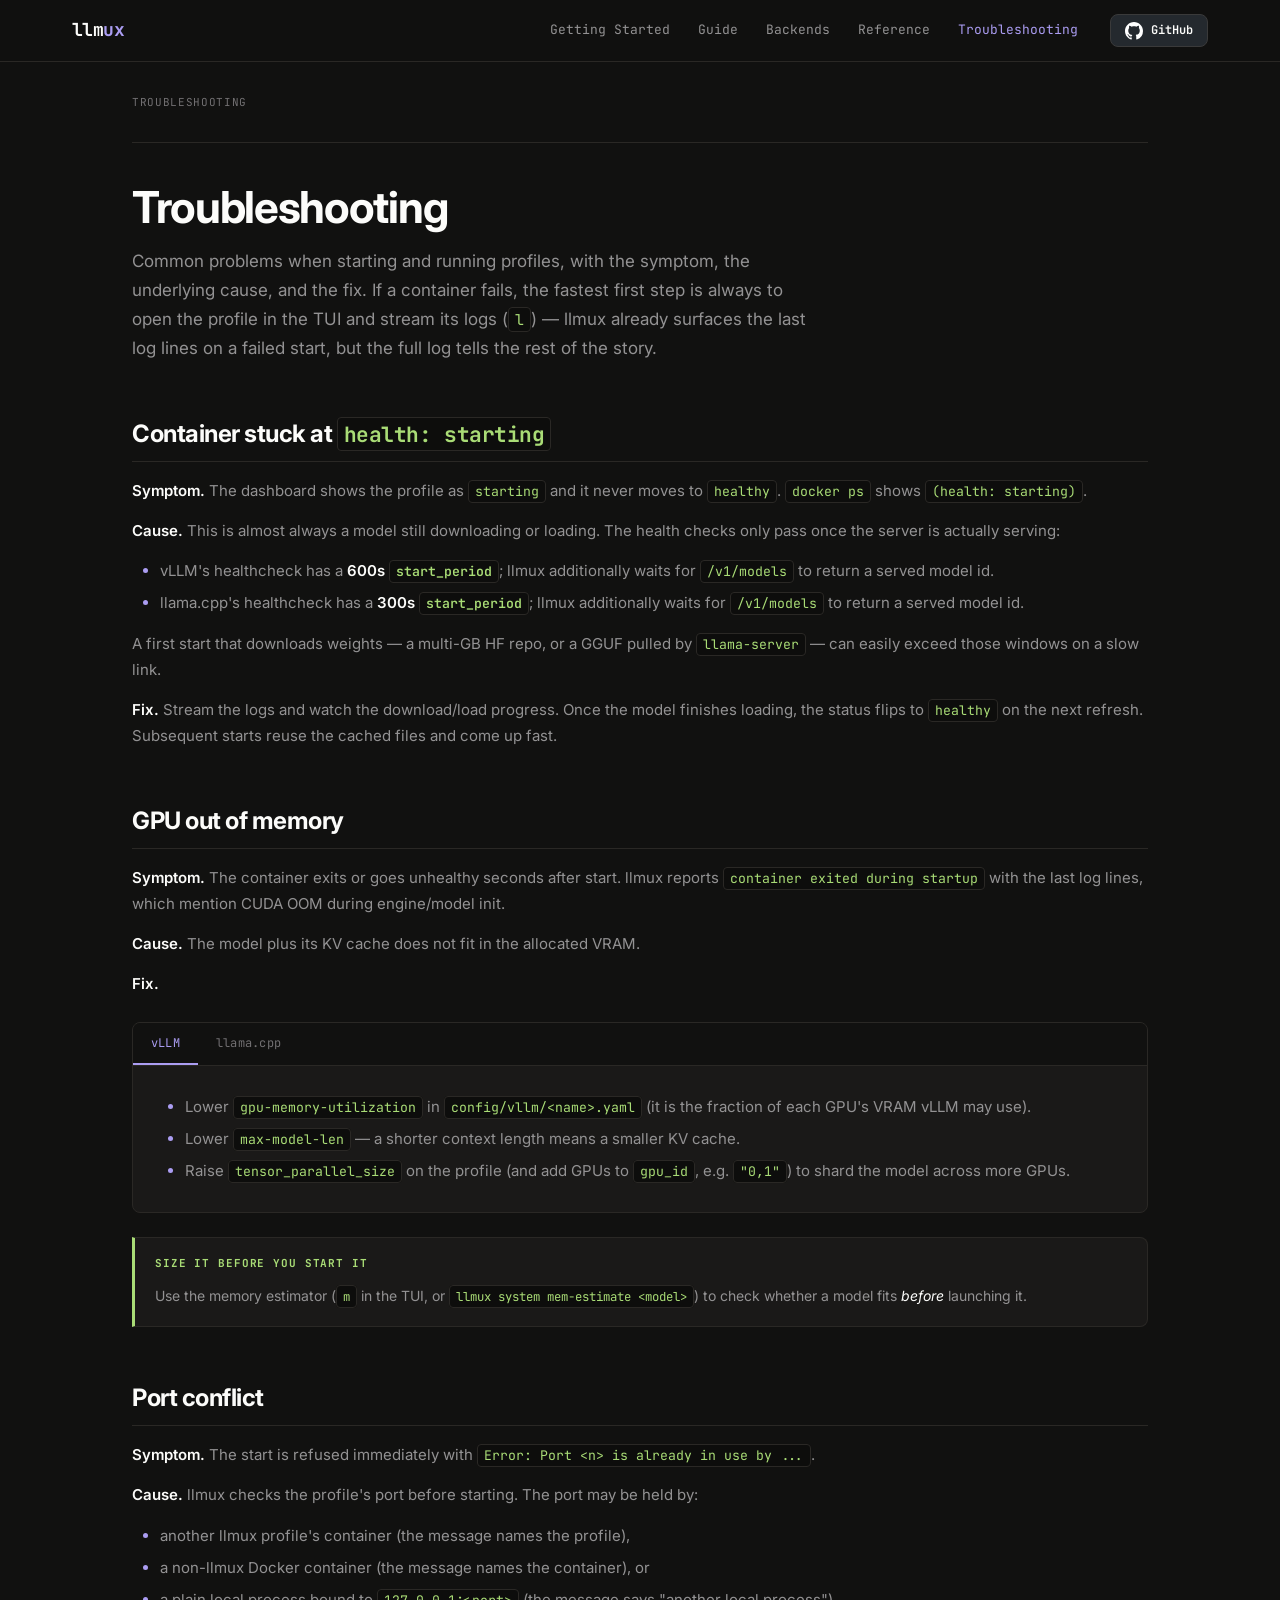
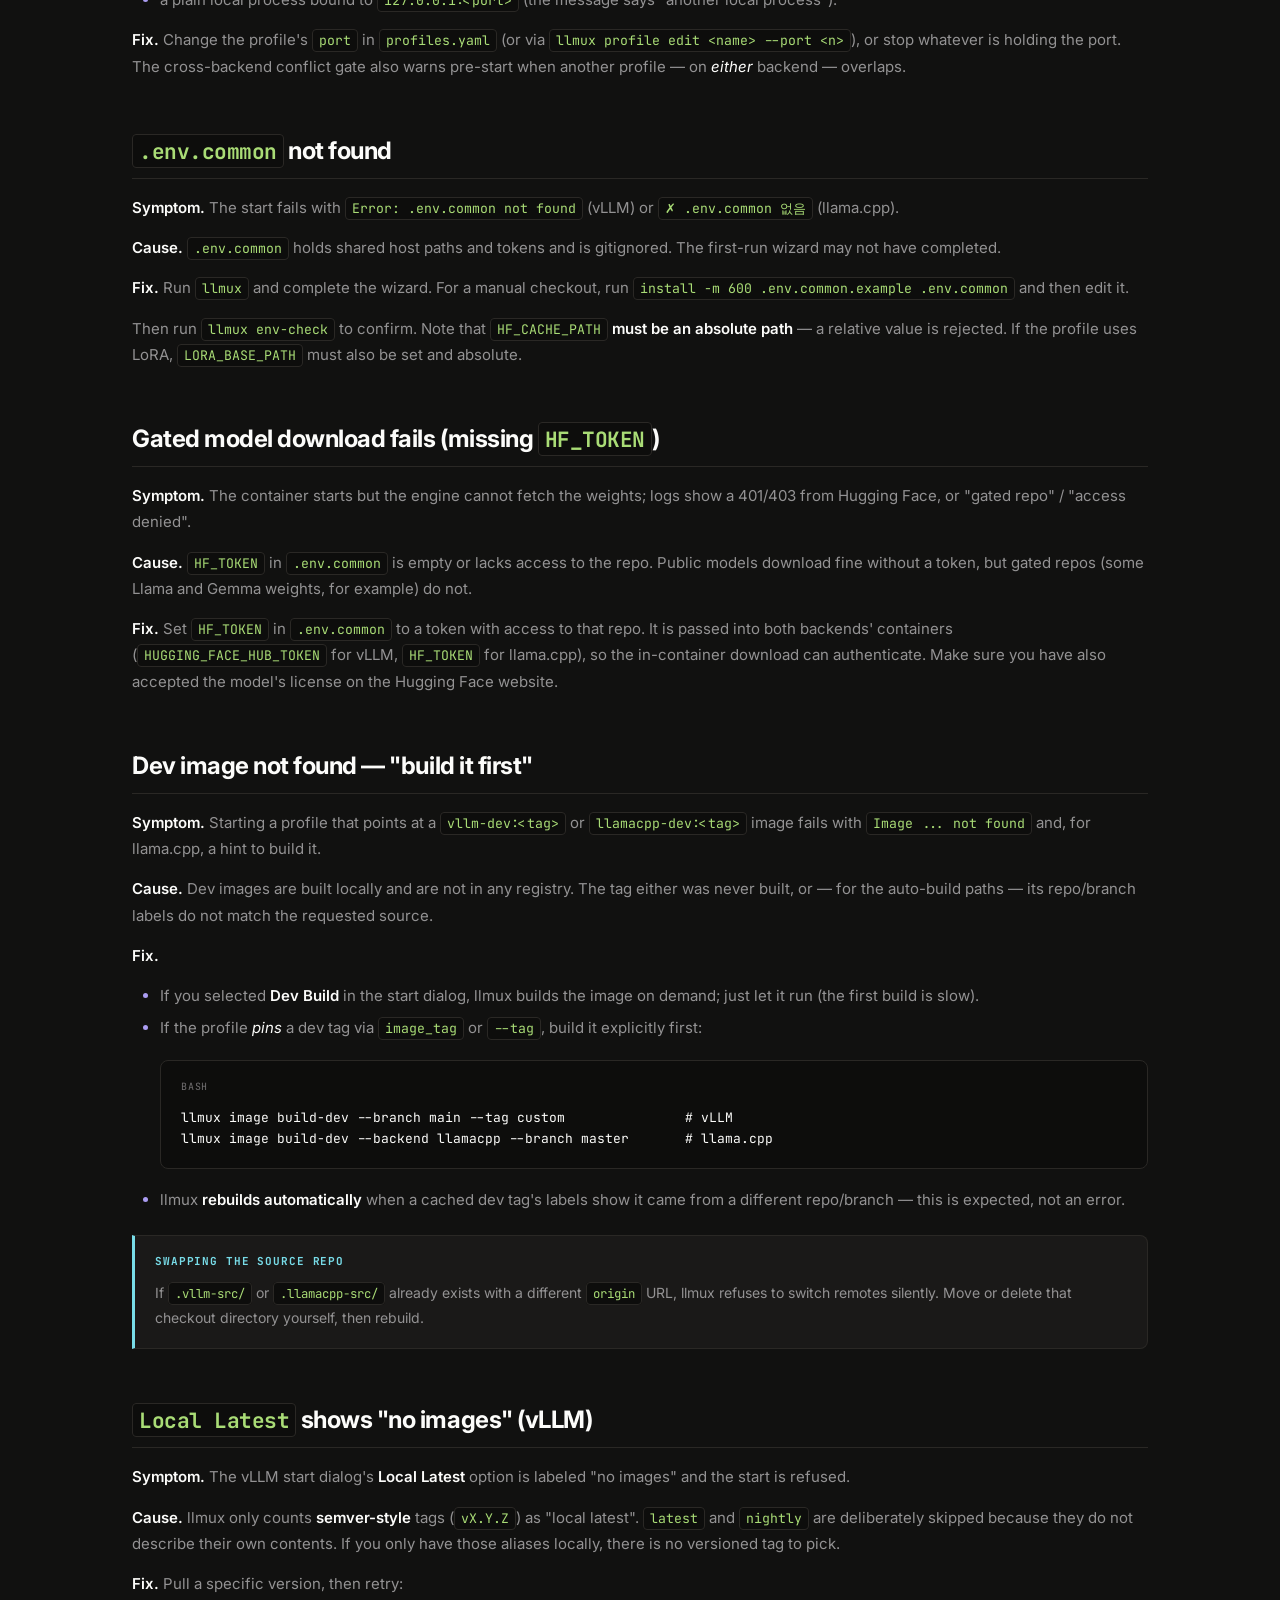
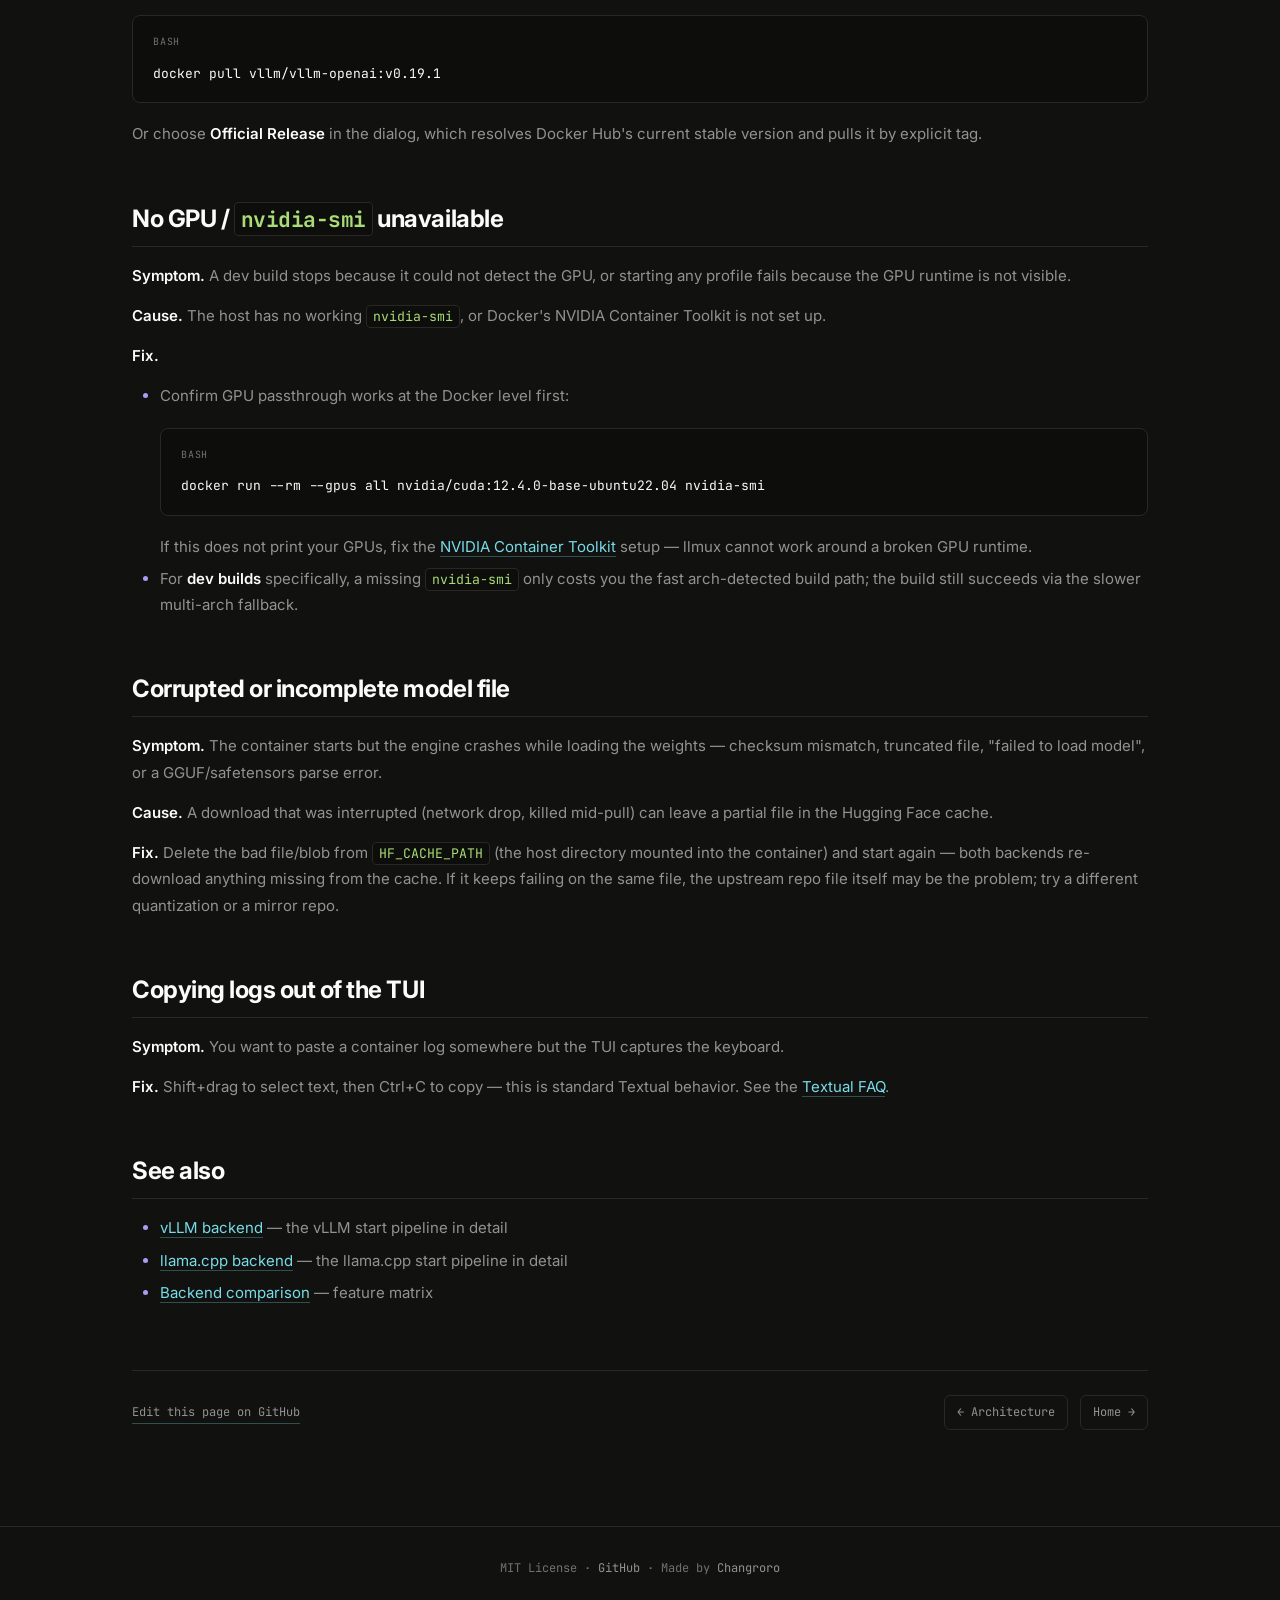
<file: docs/troubleshooting.html>
<!DOCTYPE html>
<html lang="en">
<head>
  <meta charset="UTF-8" />
  <meta name="viewport" content="width=device-width, initial-scale=1.0" />
  <title>Troubleshooting &middot; llmux</title>
  <meta name="description" content="Common problems when starting and running llmux profiles — symptoms, causes, and fixes for vLLM and llama.cpp." />
  <link rel="preconnect" href="https://fonts.googleapis.com" />
  <link rel="preconnect" href="https://fonts.gstatic.com" crossorigin />
  <link href="https://fonts.googleapis.com/css2?family=JetBrains+Mono:wght@400;500;700&family=Inter:wght@400;500;600;700&display=swap" rel="stylesheet" />
  <link rel="stylesheet" href="assets/css/style.css" />
</head>
<body>

<!-- NAV -->
<nav class="top">
  <div class="nav-inner">
    <a href="index.html" class="nav-brand">llm<span class="brand-accent">ux</span></a>
    <div class="nav-links">
      <span class="nav-links-desktop">
        <a href="getting-started/installation.html">Getting Started</a>
        <a href="guide/profiles.html">Guide</a>
        <a href="backends/vllm.html">Backends</a>
        <a href="reference/cli.html">Reference</a>
        <a href="troubleshooting.html" class="active">Troubleshooting</a>
      </span>
      <a href="https://github.com/Changroro/llmux" class="nav-github" target="_blank">
        <svg viewBox="0 0 16 16"><path d="M8 0C3.58 0 0 3.58 0 8c0 3.54 2.29 6.53 5.47 7.59.4.07.55-.17.55-.38 0-.19-.01-.82-.01-1.49-2.01.37-2.53-.49-2.69-.94-.09-.23-.48-.94-.82-1.13-.28-.15-.68-.52-.01-.53.63-.01 1.08.58 1.23.82.72 1.21 1.87.87 2.33.66.07-.52.28-.87.51-1.07-1.78-.2-3.64-.89-3.64-3.95 0-.87.31-1.59.82-2.15-.08-.2-.36-1.02.08-2.12 0 0 .67-.21 2.2.82.64-.18 1.32-.27 2-.27.68 0 1.36.09 2 .27 1.53-1.04 2.2-.82 2.2-.82.44 1.1.16 1.92.08 2.12.51.56.82 1.27.82 2.15 0 3.07-1.87 3.75-3.65 3.95.29.25.54.73.54 1.48 0 1.07-.01 1.93-.01 2.2 0 .21.15.46.55.38A8.013 8.013 0 0016 8c0-4.42-3.58-8-8-8z"/></svg>
        <span class="nav-github-stars">GitHub</span>
      </a>
    </div>
  </div>
</nav>

<div class="docs-wrap">

  <!-- SECTION NAV -->
  <div class="section-nav">
    <span class="crumb">Troubleshooting</span>
  </div>

  <article class="docs-content">

    <div class="docs-header">
      <h1>Troubleshooting</h1>
      <p class="lede">
        Common problems when starting and running profiles, with the symptom, the underlying cause, and the fix. If a container fails, the fastest first step is always to open the profile in the TUI and stream its logs (<code>l</code>) — llmux already surfaces the last log lines on a failed start, but the full log tells the rest of the story.
      </p>
    </div>

    <h2 id="container-stuck-at-health-starting">Container stuck at <code>health: starting</code></h2>
    <p><strong>Symptom.</strong> The dashboard shows the profile as <code>starting</code> and it never moves to <code>healthy</code>. <code>docker ps</code> shows <code>(health: starting)</code>.</p>
    <p><strong>Cause.</strong> This is almost always a model still downloading or loading. The health checks only pass once the server is actually serving:</p>
    <ul>
      <li>vLLM's healthcheck has a <strong>600s <code>start_period</code></strong>; llmux additionally waits for <code>/v1/models</code> to return a served model id.</li>
      <li>llama.cpp's healthcheck has a <strong>300s <code>start_period</code></strong>; llmux additionally waits for <code>/v1/models</code> to return a served model id.</li>
    </ul>
    <p>A first start that downloads weights — a multi-GB HF repo, or a GGUF pulled by <code>llama-server</code> — can easily exceed those windows on a slow link.</p>
    <p><strong>Fix.</strong> Stream the logs and watch the download/load progress. Once the model finishes loading, the status flips to <code>healthy</code> on the next refresh. Subsequent starts reuse the cached files and come up fast.</p>

    <h2 id="gpu-out-of-memory">GPU out of memory</h2>
    <p><strong>Symptom.</strong> The container exits or goes unhealthy seconds after start. llmux reports <code>container exited during startup</code> with the last log lines, which mention CUDA OOM during engine/model init.</p>
    <p><strong>Cause.</strong> The model plus its KV cache does not fit in the allocated VRAM.</p>
    <p><strong>Fix.</strong></p>

    <div class="tabs">
      <div class="tab-bar">
        <button class="active" onclick="switchTab(this, 'tab-ts-1-vllm')">vLLM</button>
        <button onclick="switchTab(this, 'tab-ts-1-llamacpp')">llama.cpp</button>
      </div>
      <div class="tab-panel active" id="tab-ts-1-vllm">
        <ul>
          <li>Lower <code>gpu-memory-utilization</code> in <code>config/vllm/&lt;name&gt;.yaml</code> (it is the fraction of each GPU's VRAM vLLM may use).</li>
          <li>Lower <code>max-model-len</code> — a shorter context length means a smaller KV cache.</li>
          <li>Raise <code>tensor_parallel_size</code> on the profile (and add GPUs to <code>gpu_id</code>, e.g. <code>"0,1"</code>) to shard the model across more GPUs.</li>
        </ul>
      </div>
      <div class="tab-panel" id="tab-ts-1-llamacpp">
        <ul>
          <li>Lower <code>n-gpu-layers</code> in <code>config/llamacpp/&lt;name&gt;.yaml</code> to offload more layers to CPU.</li>
          <li>Quantize the KV cache with <code>cache-type-k</code> / <code>cache-type-v</code> (e.g. <code>q8_0</code>).</li>
          <li>For MoE models, add an <code>override-tensors</code> rule (e.g. <code>".ffn_.*_exps.=CPU"</code>) to push expert tensors to system RAM.</li>
        </ul>
      </div>
    </div>

    <div class="admonition tip">
      <p class="admonition-title">Size it before you start it</p>
      <p>Use the memory estimator (<code>m</code> in the TUI, or <code>llmux system mem-estimate &lt;model&gt;</code>) to check whether a model fits <em>before</em> launching it.</p>
    </div>

    <h2 id="port-conflict">Port conflict</h2>
    <p><strong>Symptom.</strong> The start is refused immediately with <code>Error: Port &lt;n&gt; is already in use by ...</code>.</p>
    <p><strong>Cause.</strong> llmux checks the profile's port before starting. The port may be held by:</p>
    <ul>
      <li>another llmux profile's container (the message names the profile),</li>
      <li>a non-llmux Docker container (the message names the container), or</li>
      <li>a plain local process bound to <code>127.0.0.1:&lt;port&gt;</code> (the message says "another local process").</li>
    </ul>
    <p><strong>Fix.</strong> Change the profile's <code>port</code> in <code>profiles.yaml</code> (or via <code>llmux profile edit &lt;name&gt; --port &lt;n&gt;</code>), or stop whatever is holding the port. The cross-backend conflict gate also warns pre-start when another profile — on <em>either</em> backend — overlaps.</p>

    <h2 id="env-common-not-found"><code>.env.common</code> not found</h2>
    <p><strong>Symptom.</strong> The start fails with <code>Error: .env.common not found</code> (vLLM) or <code>✗ .env.common 없음</code> (llama.cpp).</p>
    <p><strong>Cause.</strong> <code>.env.common</code> holds shared host paths and tokens and is gitignored. The first-run wizard may not have completed.</p>
    <p><strong>Fix.</strong> Run <code>llmux</code> and complete the wizard. For a manual checkout, run <code>install -m 600 .env.common.example .env.common</code> and then edit it.</p>
    <p>Then run <code>llmux env-check</code> to confirm. Note that <code>HF_CACHE_PATH</code> <strong>must be an absolute path</strong> — a relative value is rejected. If the profile uses LoRA, <code>LORA_BASE_PATH</code> must also be set and absolute.</p>

    <h2 id="gated-model-download-fails-missing-hf-token">Gated model download fails (missing <code>HF_TOKEN</code>)</h2>
    <p><strong>Symptom.</strong> The container starts but the engine cannot fetch the weights; logs show a 401/403 from Hugging Face, or "gated repo" / "access denied".</p>
    <p><strong>Cause.</strong> <code>HF_TOKEN</code> in <code>.env.common</code> is empty or lacks access to the repo. Public models download fine without a token, but gated repos (some Llama and Gemma weights, for example) do not.</p>
    <p><strong>Fix.</strong> Set <code>HF_TOKEN</code> in <code>.env.common</code> to a token with access to that repo. It is passed into both backends' containers (<code>HUGGING_FACE_HUB_TOKEN</code> for vLLM, <code>HF_TOKEN</code> for llama.cpp), so the in-container download can authenticate. Make sure you have also accepted the model's license on the Hugging Face website.</p>

    <h2 id="dev-image-not-found-build-it-first">Dev image not found — "build it first"</h2>
    <p><strong>Symptom.</strong> Starting a profile that points at a <code>vllm-dev:&lt;tag&gt;</code> or <code>llamacpp-dev:&lt;tag&gt;</code> image fails with <code>Image ... not found</code> and, for llama.cpp, a hint to build it.</p>
    <p><strong>Cause.</strong> Dev images are built locally and are not in any registry. The tag either was never built, or — for the auto-build paths — its repo/branch labels do not match the requested source.</p>
    <p><strong>Fix.</strong></p>
    <ul>
      <li>If you selected <strong>Dev Build</strong> in the start dialog, llmux builds the image on demand; just let it run (the first build is slow).</li>
      <li>If the profile <em>pins</em> a dev tag via <code>image_tag</code> or <code>--tag</code>, build it explicitly first:
        <pre data-lang="bash"><code>llmux image build-dev --branch main --tag custom               # vLLM
llmux image build-dev --backend llamacpp --branch master       # llama.cpp</code></pre>
      </li>
      <li>llmux <strong>rebuilds automatically</strong> when a cached dev tag's labels show it came from a different repo/branch — this is expected, not an error.</li>
    </ul>
    <div class="admonition note">
      <p class="admonition-title">Swapping the source repo</p>
      <p>If <code>.vllm-src/</code> or <code>.llamacpp-src/</code> already exists with a different <code>origin</code> URL, llmux refuses to switch remotes silently. Move or delete that checkout directory yourself, then rebuild.</p>
    </div>

    <h2 id="local-latest-shows-no-images-vllm"><code>Local Latest</code> shows "no images" (vLLM)</h2>
    <p><strong>Symptom.</strong> The vLLM start dialog's <strong>Local Latest</strong> option is labeled "no images" and the start is refused.</p>
    <p><strong>Cause.</strong> llmux only counts <strong>semver-style</strong> tags (<code>vX.Y.Z</code>) as "local latest". <code>latest</code> and <code>nightly</code> are deliberately skipped because they do not describe their own contents. If you only have those aliases locally, there is no versioned tag to pick.</p>
    <p><strong>Fix.</strong> Pull a specific version, then retry:</p>
    <pre data-lang="bash"><code>docker pull vllm/vllm-openai:v0.19.1</code></pre>
    <p>Or choose <strong>Official Release</strong> in the dialog, which resolves Docker Hub's current stable version and pulls it by explicit tag.</p>

    <h2 id="no-gpu-nvidia-smi-unavailable">No GPU / <code>nvidia-smi</code> unavailable</h2>
    <p><strong>Symptom.</strong> A dev build stops because it could not detect the GPU, or starting any profile fails because the GPU runtime is not visible.</p>
    <p><strong>Cause.</strong> The host has no working <code>nvidia-smi</code>, or Docker's NVIDIA Container Toolkit is not set up.</p>
    <p><strong>Fix.</strong></p>
    <ul>
      <li>Confirm GPU passthrough works at the Docker level first:
        <pre data-lang="bash"><code>docker run --rm --gpus all nvidia/cuda:12.4.0-base-ubuntu22.04 nvidia-smi</code></pre>
        If this does not print your GPUs, fix the <a href="https://docs.nvidia.com/datacenter/cloud-native/container-toolkit/install-guide.html" target="_blank">NVIDIA Container Toolkit</a> setup — llmux cannot work around a broken GPU runtime.
      </li>
      <li>For <strong>dev builds</strong> specifically, a missing <code>nvidia-smi</code> only costs you the fast arch-detected build path; the build still succeeds via the slower multi-arch fallback.</li>
    </ul>

    <h2 id="corrupted-or-incomplete-model-file">Corrupted or incomplete model file</h2>
    <p><strong>Symptom.</strong> The container starts but the engine crashes while loading the weights — checksum mismatch, truncated file, "failed to load model", or a GGUF/safetensors parse error.</p>
    <p><strong>Cause.</strong> A download that was interrupted (network drop, killed mid-pull) can leave a partial file in the Hugging Face cache.</p>
    <p><strong>Fix.</strong> Delete the bad file/blob from <code>HF_CACHE_PATH</code> (the host directory mounted into the container) and start again — both backends re-download anything missing from the cache. If it keeps failing on the same file, the upstream repo file itself may be the problem; try a different quantization or a mirror repo.</p>

    <h2 id="copying-logs-out-of-the-tui">Copying logs out of the TUI</h2>
    <p><strong>Symptom.</strong> You want to paste a container log somewhere but the TUI captures the keyboard.</p>
    <p><strong>Fix.</strong> Shift+drag to select text, then Ctrl+C to copy — this is standard Textual behavior. See the <a href="https://textual.textualize.io/FAQ/#how-can-i-select-and-copy-text-in-a-textual-app" target="_blank">Textual FAQ</a>.</p>

    <h2 id="see-also">See also</h2>
    <ul>
      <li><a href="backends/vllm.html">vLLM backend</a> — the vLLM start pipeline in detail</li>
      <li><a href="backends/llamacpp.html">llama.cpp backend</a> — the llama.cpp start pipeline in detail</li>
      <li><a href="backends/comparison.html">Backend comparison</a> — feature matrix</li>
    </ul>

    <div class="docs-footer">
      <a class="edit-link" href="https://github.com/Changroro/llmux/edit/main/docs/troubleshooting.html" target="_blank">Edit this page on GitHub</a>
      <div class="prev-next">
        <a href="reference/architecture.html">&larr; Architecture</a>
        <a href="index.html">Home &rarr;</a>
      </div>
    </div>

  </article>
</div>

<!-- FOOTER -->
<footer>
  <div class="page-wrap">
    <p>
      MIT License &middot;
      <a href="https://github.com/Changroro/llmux">GitHub</a> &middot;
      Made by <a href="https://github.com/Changroro">Changroro</a>
    </p>
  </div>
</footer>

<script>
function switchTab(btn, panelId) {
  const tabs = btn.closest('.tabs');
  tabs.querySelectorAll('.tab-bar button').forEach(b => b.classList.remove('active'));
  tabs.querySelectorAll('.tab-panel').forEach(p => p.classList.remove('active'));
  btn.classList.add('active');
  document.getElementById(panelId).classList.add('active');
}
</script>

</body>
</html>
</file>
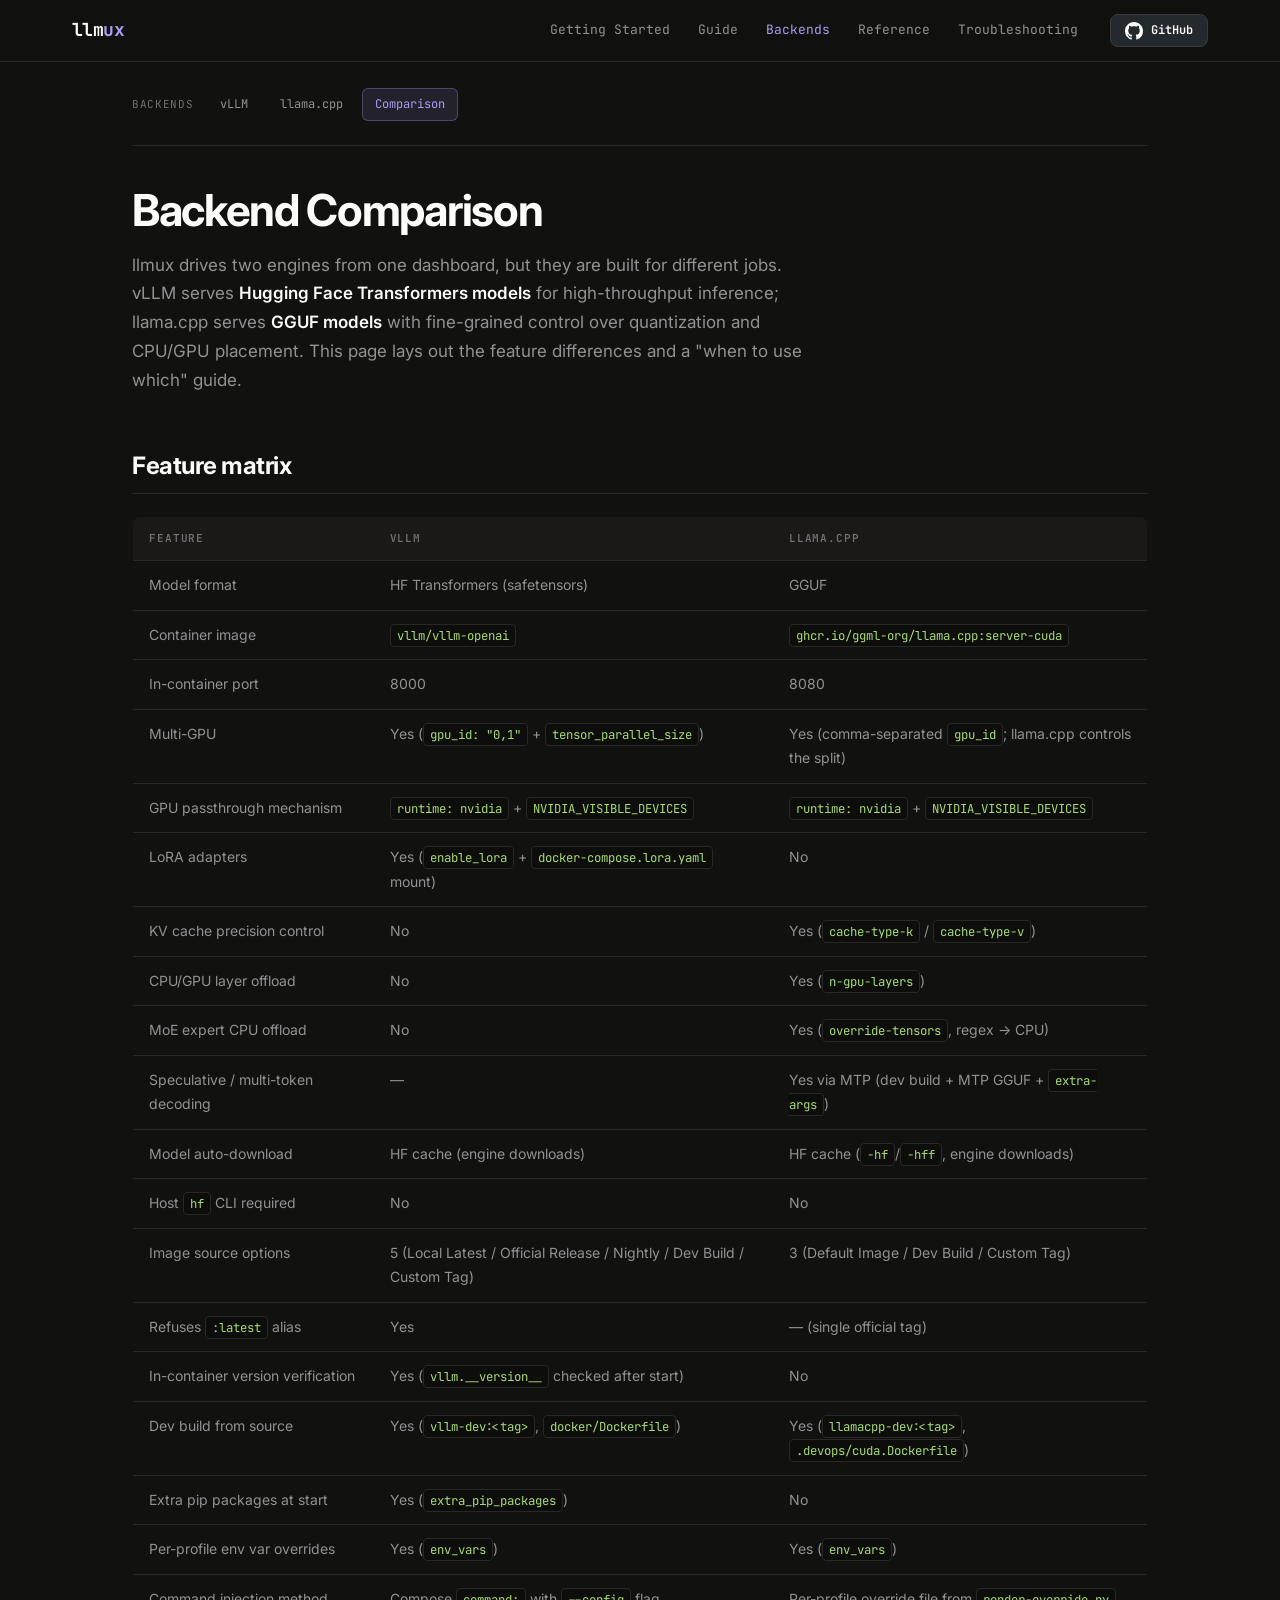
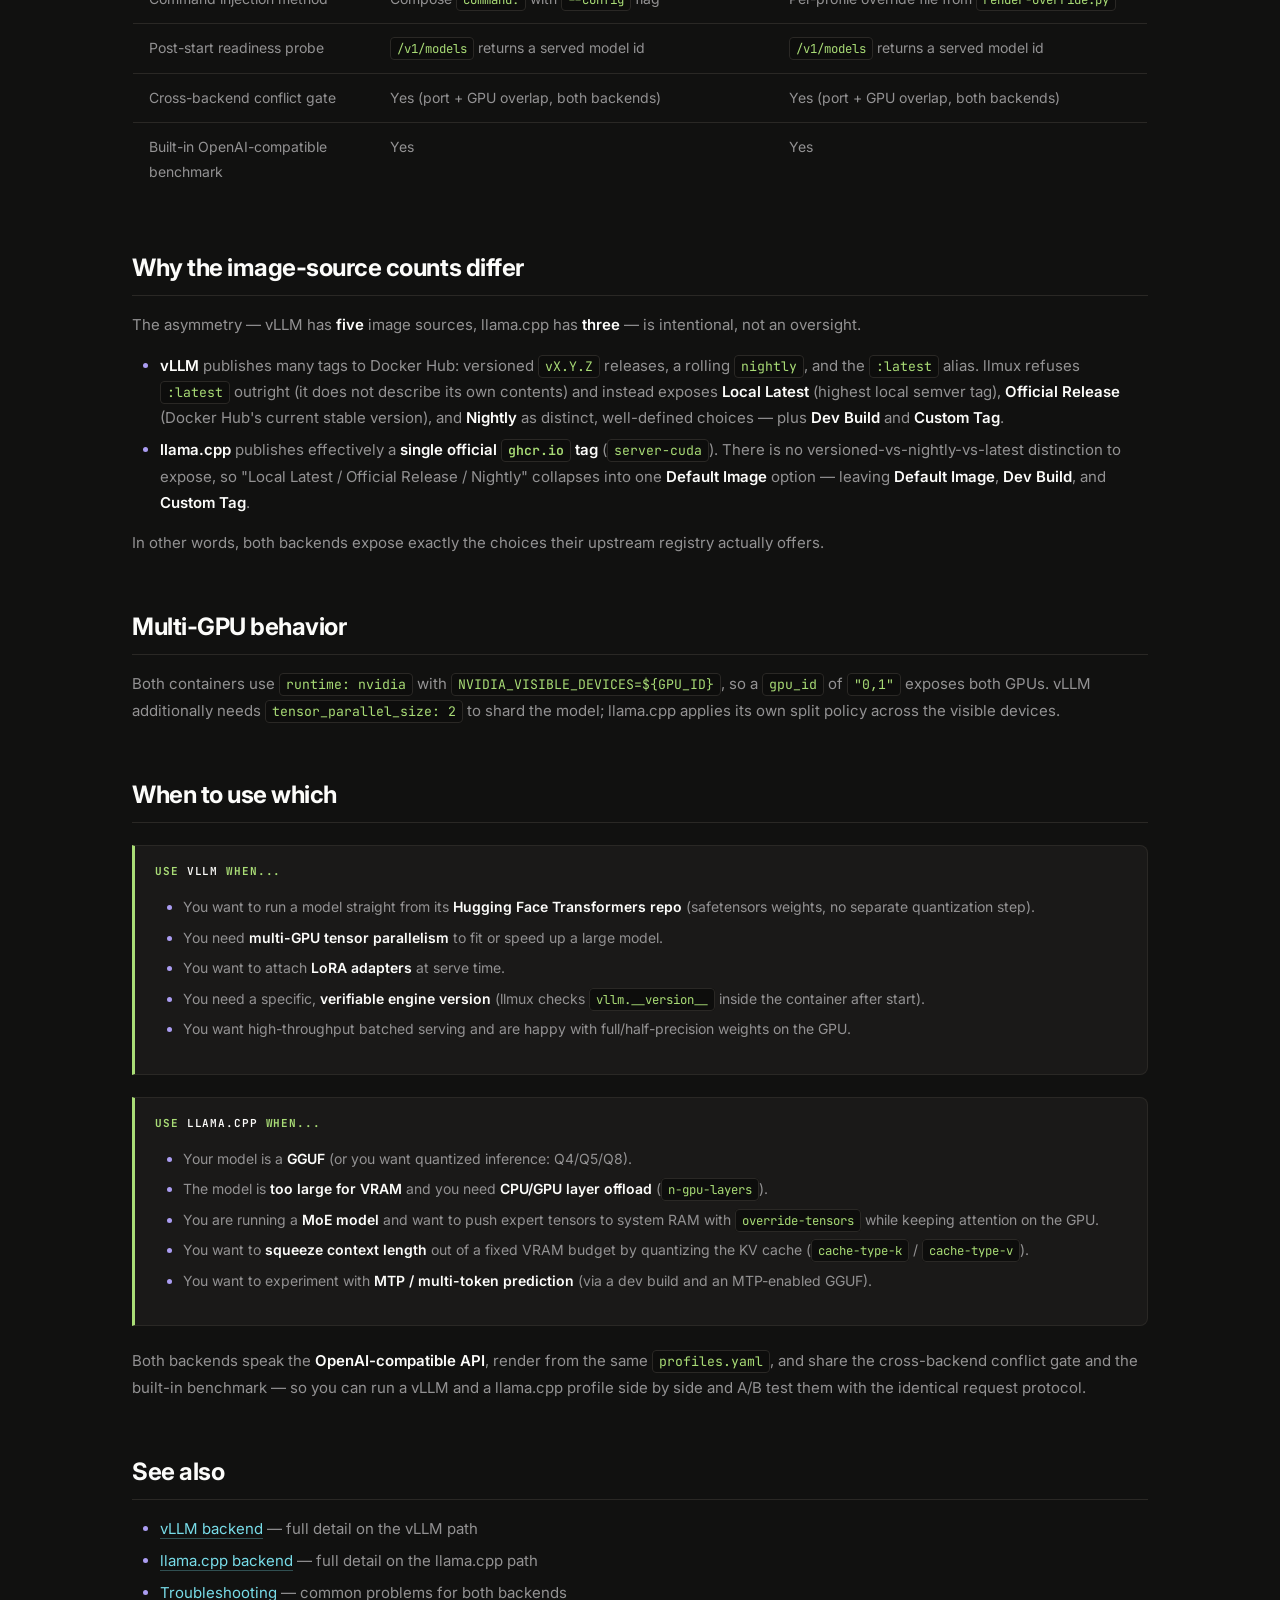
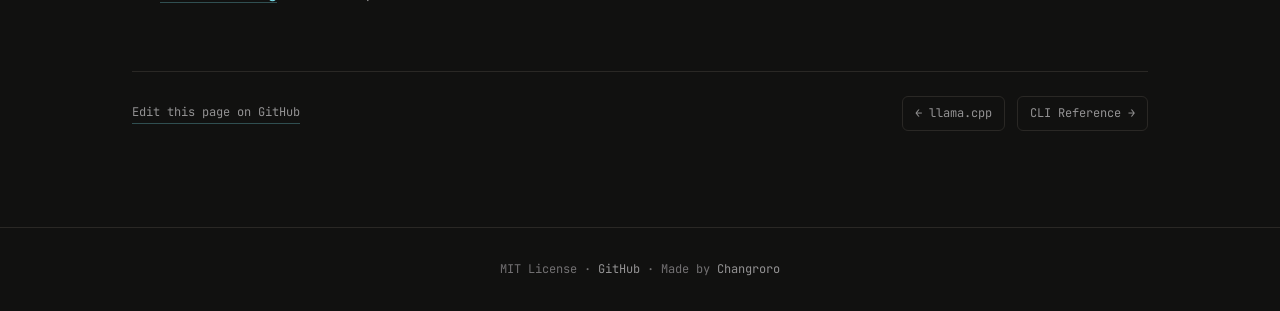
<file: docs/backends/comparison.html>
<!DOCTYPE html>
<html lang="en">
<head>
  <meta charset="UTF-8" />
  <meta name="viewport" content="width=device-width, initial-scale=1.0" />
  <title>Backend Comparison &middot; llmux</title>
  <meta name="description" content="vLLM vs. llama.cpp in llmux — feature matrix, image-source asymmetry, multi-GPU support, and when to use which." />
  <link rel="preconnect" href="https://fonts.googleapis.com" />
  <link rel="preconnect" href="https://fonts.gstatic.com" crossorigin />
  <link href="https://fonts.googleapis.com/css2?family=JetBrains+Mono:wght@400;500;700&family=Inter:wght@400;500;600;700&display=swap" rel="stylesheet" />
  <link rel="stylesheet" href="../assets/css/style.css" />
</head>
<body>

<!-- NAV -->
<nav class="top">
  <div class="nav-inner">
    <a href="../index.html" class="nav-brand">llm<span class="brand-accent">ux</span></a>
    <div class="nav-links">
      <span class="nav-links-desktop">
        <a href="../getting-started/installation.html">Getting Started</a>
        <a href="../guide/profiles.html">Guide</a>
        <a href="vllm.html" class="active">Backends</a>
        <a href="../reference/cli.html">Reference</a>
        <a href="../troubleshooting.html">Troubleshooting</a>
      </span>
      <a href="https://github.com/Changroro/llmux" class="nav-github" target="_blank">
        <svg viewBox="0 0 16 16"><path d="M8 0C3.58 0 0 3.58 0 8c0 3.54 2.29 6.53 5.47 7.59.4.07.55-.17.55-.38 0-.19-.01-.82-.01-1.49-2.01.37-2.53-.49-2.69-.94-.09-.23-.48-.94-.82-1.13-.28-.15-.68-.52-.01-.53.63-.01 1.08.58 1.23.82.72 1.21 1.87.87 2.33.66.07-.52.28-.87.51-1.07-1.78-.2-3.64-.89-3.64-3.95 0-.87.31-1.59.82-2.15-.08-.2-.36-1.02.08-2.12 0 0 .67-.21 2.2.82.64-.18 1.32-.27 2-.27.68 0 1.36.09 2 .27 1.53-1.04 2.2-.82 2.2-.82.44 1.1.16 1.92.08 2.12.51.56.82 1.27.82 2.15 0 3.07-1.87 3.75-3.65 3.95.29.25.54.73.54 1.48 0 1.07-.01 1.93-.01 2.2 0 .21.15.46.55.38A8.013 8.013 0 0016 8c0-4.42-3.58-8-8-8z"/></svg>
        <span class="nav-github-stars">GitHub</span>
      </a>
    </div>
  </div>
</nav>

<div class="docs-wrap">

  <!-- SECTION NAV -->
  <div class="section-nav">
    <span class="crumb">Backends</span>
    <a href="vllm.html">vLLM</a>
    <a href="llamacpp.html">llama.cpp</a>
    <a href="comparison.html" class="active">Comparison</a>
  </div>

  <article class="docs-content">

    <div class="docs-header">
      <h1>Backend Comparison</h1>
      <p class="lede">
        llmux drives two engines from one dashboard, but they are built for different jobs. vLLM serves <strong>Hugging Face Transformers models</strong> for high-throughput inference; llama.cpp serves <strong>GGUF models</strong> with fine-grained control over quantization and CPU/GPU placement. This page lays out the feature differences and a "when to use which" guide.
      </p>
    </div>

    <h2 id="feature-matrix">Feature matrix</h2>
    <table>
      <thead>
        <tr><th>Feature</th><th>vLLM</th><th>llama.cpp</th></tr>
      </thead>
      <tbody>
        <tr><td>Model format</td><td>HF Transformers (safetensors)</td><td>GGUF</td></tr>
        <tr><td>Container image</td><td><code>vllm/vllm-openai</code></td><td><code>ghcr.io/ggml-org/llama.cpp:server-cuda</code></td></tr>
        <tr><td>In-container port</td><td>8000</td><td>8080</td></tr>
        <tr><td>Multi-GPU</td><td>Yes (<code>gpu_id: "0,1"</code> + <code>tensor_parallel_size</code>)</td><td>Yes (comma-separated <code>gpu_id</code>; llama.cpp controls the split)</td></tr>
        <tr><td>GPU passthrough mechanism</td><td><code>runtime: nvidia</code> + <code>NVIDIA_VISIBLE_DEVICES</code></td><td><code>runtime: nvidia</code> + <code>NVIDIA_VISIBLE_DEVICES</code></td></tr>
        <tr><td>LoRA adapters</td><td>Yes (<code>enable_lora</code> + <code>docker-compose.lora.yaml</code> mount)</td><td>No</td></tr>
        <tr><td>KV cache precision control</td><td>No</td><td>Yes (<code>cache-type-k</code> / <code>cache-type-v</code>)</td></tr>
        <tr><td>CPU/GPU layer offload</td><td>No</td><td>Yes (<code>n-gpu-layers</code>)</td></tr>
        <tr><td>MoE expert CPU offload</td><td>No</td><td>Yes (<code>override-tensors</code>, regex &rarr; CPU)</td></tr>
        <tr><td>Speculative / multi-token decoding</td><td>&mdash;</td><td>Yes via MTP (dev build + MTP GGUF + <code>extra-args</code>)</td></tr>
        <tr><td>Model auto-download</td><td>HF cache (engine downloads)</td><td>HF cache (<code>-hf</code>/<code>-hff</code>, engine downloads)</td></tr>
        <tr><td>Host <code>hf</code> CLI required</td><td>No</td><td>No</td></tr>
        <tr><td>Image source options</td><td>5 (Local Latest / Official Release / Nightly / Dev Build / Custom Tag)</td><td>3 (Default Image / Dev Build / Custom Tag)</td></tr>
        <tr><td>Refuses <code>:latest</code> alias</td><td>Yes</td><td>&mdash; (single official tag)</td></tr>
        <tr><td>In-container version verification</td><td>Yes (<code>vllm.__version__</code> checked after start)</td><td>No</td></tr>
        <tr><td>Dev build from source</td><td>Yes (<code>vllm-dev:&lt;tag&gt;</code>, <code>docker/Dockerfile</code>)</td><td>Yes (<code>llamacpp-dev:&lt;tag&gt;</code>, <code>.devops/cuda.Dockerfile</code>)</td></tr>
        <tr><td>Extra pip packages at start</td><td>Yes (<code>extra_pip_packages</code>)</td><td>No</td></tr>
        <tr><td>Per-profile env var overrides</td><td>Yes (<code>env_vars</code>)</td><td>Yes (<code>env_vars</code>)</td></tr>
        <tr><td>Command injection method</td><td>Compose <code>command:</code> with <code>--config</code> flag</td><td>Per-profile override file from <code>render-override.py</code></td></tr>
        <tr><td>Post-start readiness probe</td><td><code>/v1/models</code> returns a served model id</td><td><code>/v1/models</code> returns a served model id</td></tr>
        <tr><td>Cross-backend conflict gate</td><td>Yes (port + GPU overlap, both backends)</td><td>Yes (port + GPU overlap, both backends)</td></tr>
        <tr><td>Built-in OpenAI-compatible benchmark</td><td>Yes</td><td>Yes</td></tr>
      </tbody>
    </table>

    <h2 id="why-the-image-source-counts-differ">Why the image-source counts differ</h2>
    <p>The asymmetry — vLLM has <strong>five</strong> image sources, llama.cpp has <strong>three</strong> — is intentional, not an oversight.</p>
    <ul>
      <li><strong>vLLM</strong> publishes many tags to Docker Hub: versioned <code>vX.Y.Z</code> releases, a rolling <code>nightly</code>, and the <code>:latest</code> alias. llmux refuses <code>:latest</code> outright (it does not describe its own contents) and instead exposes <strong>Local Latest</strong> (highest local semver tag), <strong>Official Release</strong> (Docker Hub's current stable version), and <strong>Nightly</strong> as distinct, well-defined choices — plus <strong>Dev Build</strong> and <strong>Custom Tag</strong>.</li>
      <li><strong>llama.cpp</strong> publishes effectively a <strong>single official <code>ghcr.io</code> tag</strong> (<code>server-cuda</code>). There is no versioned-vs-nightly-vs-latest distinction to expose, so "Local Latest / Official Release / Nightly" collapses into one <strong>Default Image</strong> option — leaving <strong>Default Image</strong>, <strong>Dev Build</strong>, and <strong>Custom Tag</strong>.</li>
    </ul>
    <p>In other words, both backends expose exactly the choices their upstream registry actually offers.</p>

    <h2 id="multi-gpu-behavior">Multi-GPU behavior</h2>
    <p>Both containers use <code>runtime: nvidia</code> with <code>NVIDIA_VISIBLE_DEVICES=${GPU_ID}</code>, so a <code>gpu_id</code> of <code>"0,1"</code> exposes both GPUs. vLLM additionally needs <code>tensor_parallel_size: 2</code> to shard the model; llama.cpp applies its own split policy across the visible devices.</p>

    <h2 id="when-to-use-which">When to use which</h2>

    <div class="admonition tip">
      <p class="admonition-title">Use <strong>vLLM</strong> when...</p>
      <ul>
        <li>You want to run a model straight from its <strong>Hugging Face Transformers repo</strong> (safetensors weights, no separate quantization step).</li>
        <li>You need <strong>multi-GPU tensor parallelism</strong> to fit or speed up a large model.</li>
        <li>You want to attach <strong>LoRA adapters</strong> at serve time.</li>
        <li>You need a specific, <strong>verifiable engine version</strong> (llmux checks <code>vllm.__version__</code> inside the container after start).</li>
        <li>You want high-throughput batched serving and are happy with full/half-precision weights on the GPU.</li>
      </ul>
    </div>

    <div class="admonition tip">
      <p class="admonition-title">Use <strong>llama.cpp</strong> when...</p>
      <ul>
        <li>Your model is a <strong>GGUF</strong> (or you want quantized inference: Q4/Q5/Q8).</li>
        <li>The model is <strong>too large for VRAM</strong> and you need <strong>CPU/GPU layer offload</strong> (<code>n-gpu-layers</code>).</li>
        <li>You are running a <strong>MoE model</strong> and want to push expert tensors to system RAM with <code>override-tensors</code> while keeping attention on the GPU.</li>
        <li>You want to <strong>squeeze context length</strong> out of a fixed VRAM budget by quantizing the KV cache (<code>cache-type-k</code> / <code>cache-type-v</code>).</li>
        <li>You want to experiment with <strong>MTP / multi-token prediction</strong> (via a dev build and an MTP-enabled GGUF).</li>
      </ul>
    </div>

    <p>Both backends speak the <strong>OpenAI-compatible API</strong>, render from the same <code>profiles.yaml</code>, and share the cross-backend conflict gate and the built-in benchmark — so you can run a vLLM and a llama.cpp profile side by side and A/B test them with the identical request protocol.</p>

    <h2 id="see-also">See also</h2>
    <ul>
      <li><a href="vllm.html">vLLM backend</a> — full detail on the vLLM path</li>
      <li><a href="llamacpp.html">llama.cpp backend</a> — full detail on the llama.cpp path</li>
      <li><a href="../troubleshooting.html">Troubleshooting</a> — common problems for both backends</li>
    </ul>

    <div class="docs-footer">
      <a class="edit-link" href="https://github.com/Changroro/llmux/edit/main/docs/backends/comparison.html" target="_blank">Edit this page on GitHub</a>
      <div class="prev-next">
        <a href="llamacpp.html">&larr; llama.cpp</a>
        <a href="../reference/cli.html">CLI Reference &rarr;</a>
      </div>
    </div>

  </article>
</div>

<!-- FOOTER -->
<footer>
  <div class="page-wrap">
    <p>
      MIT License &middot;
      <a href="https://github.com/Changroro/llmux">GitHub</a> &middot;
      Made by <a href="https://github.com/Changroro">Changroro</a>
    </p>
  </div>
</footer>

</body>
</html>
</file>
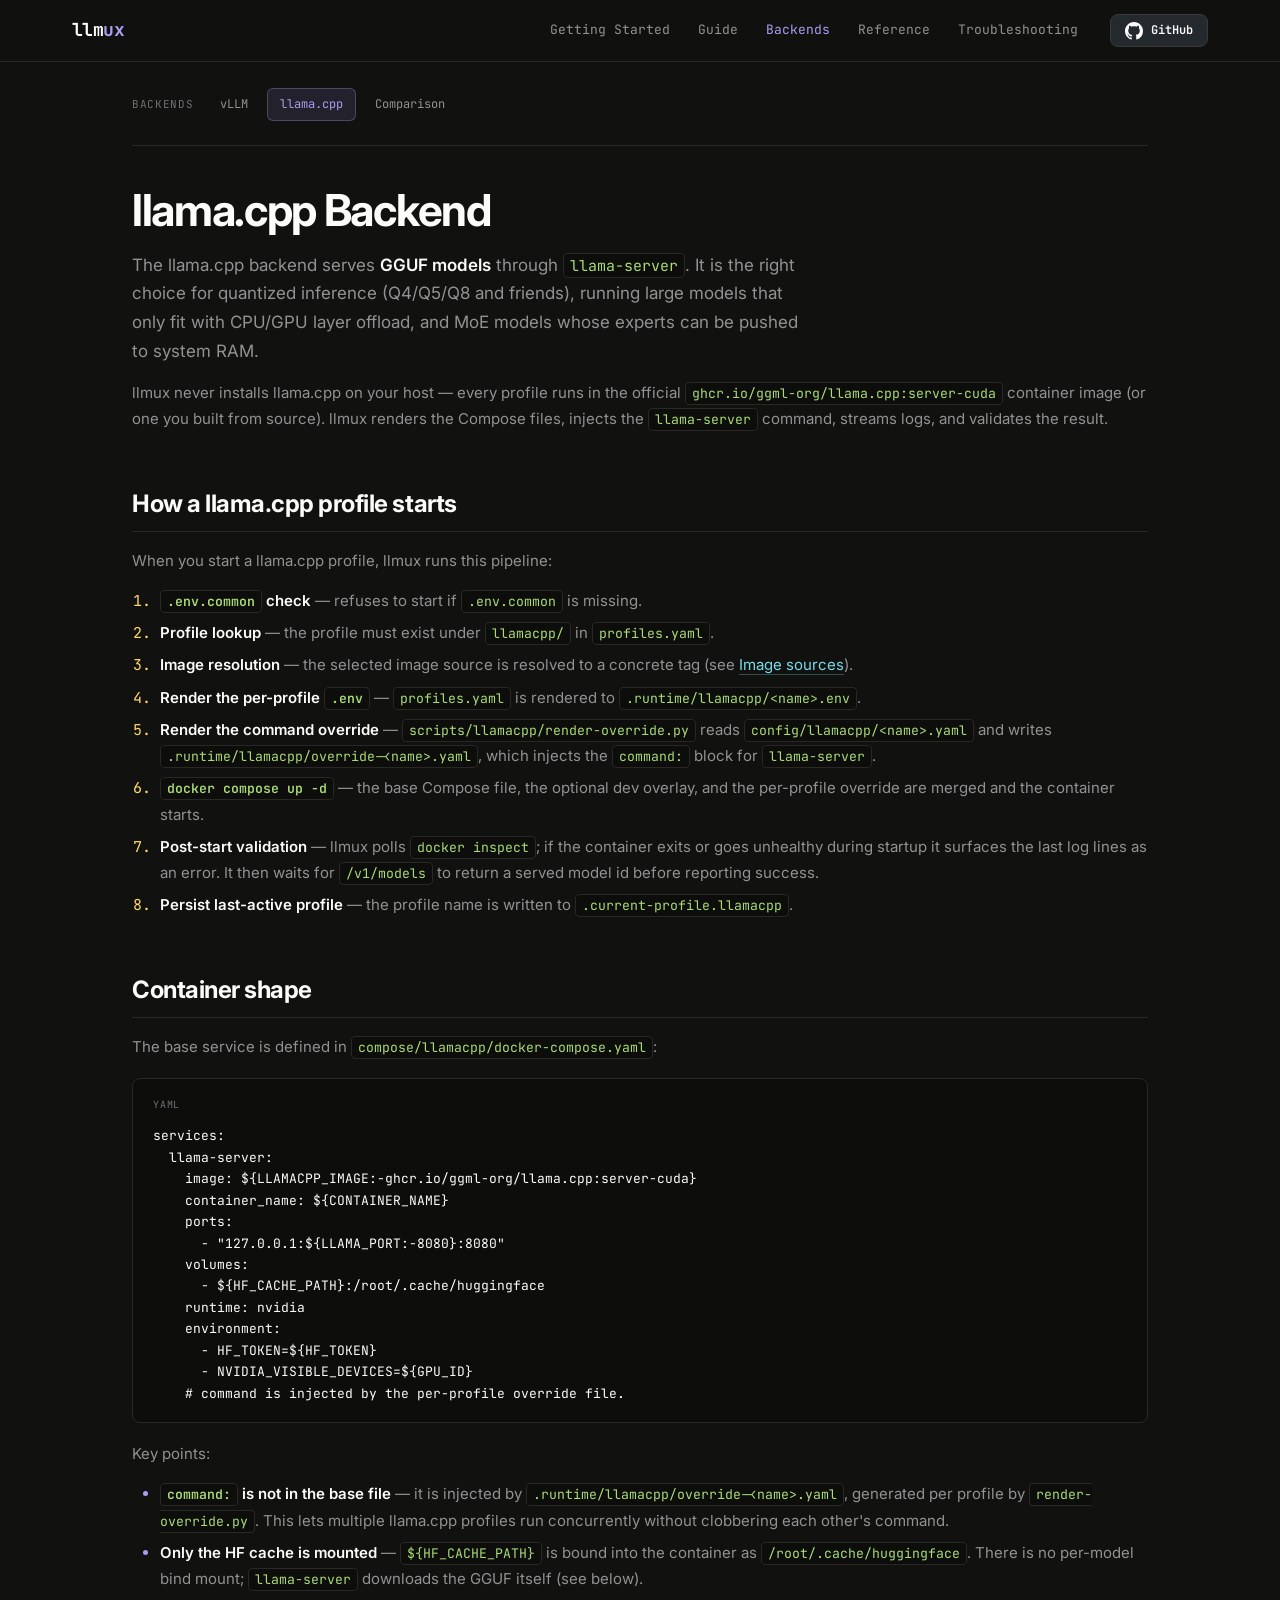
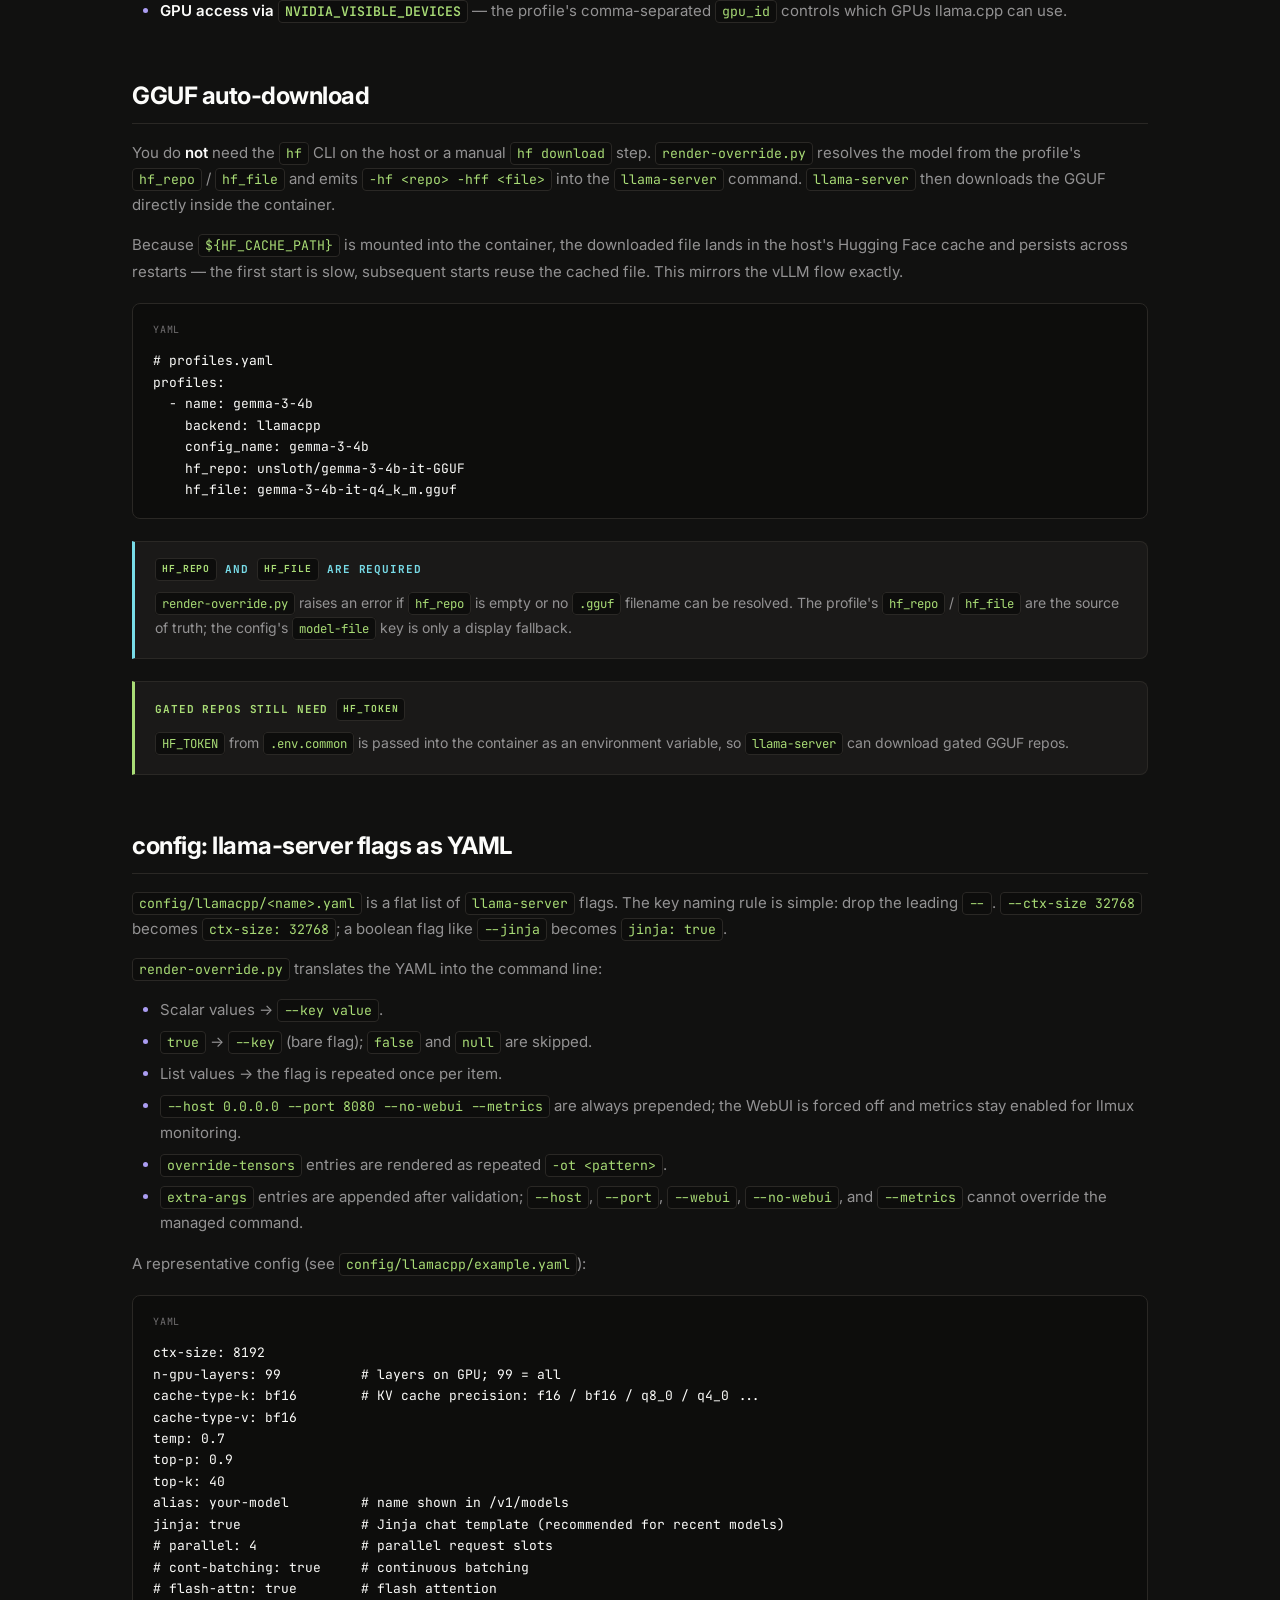
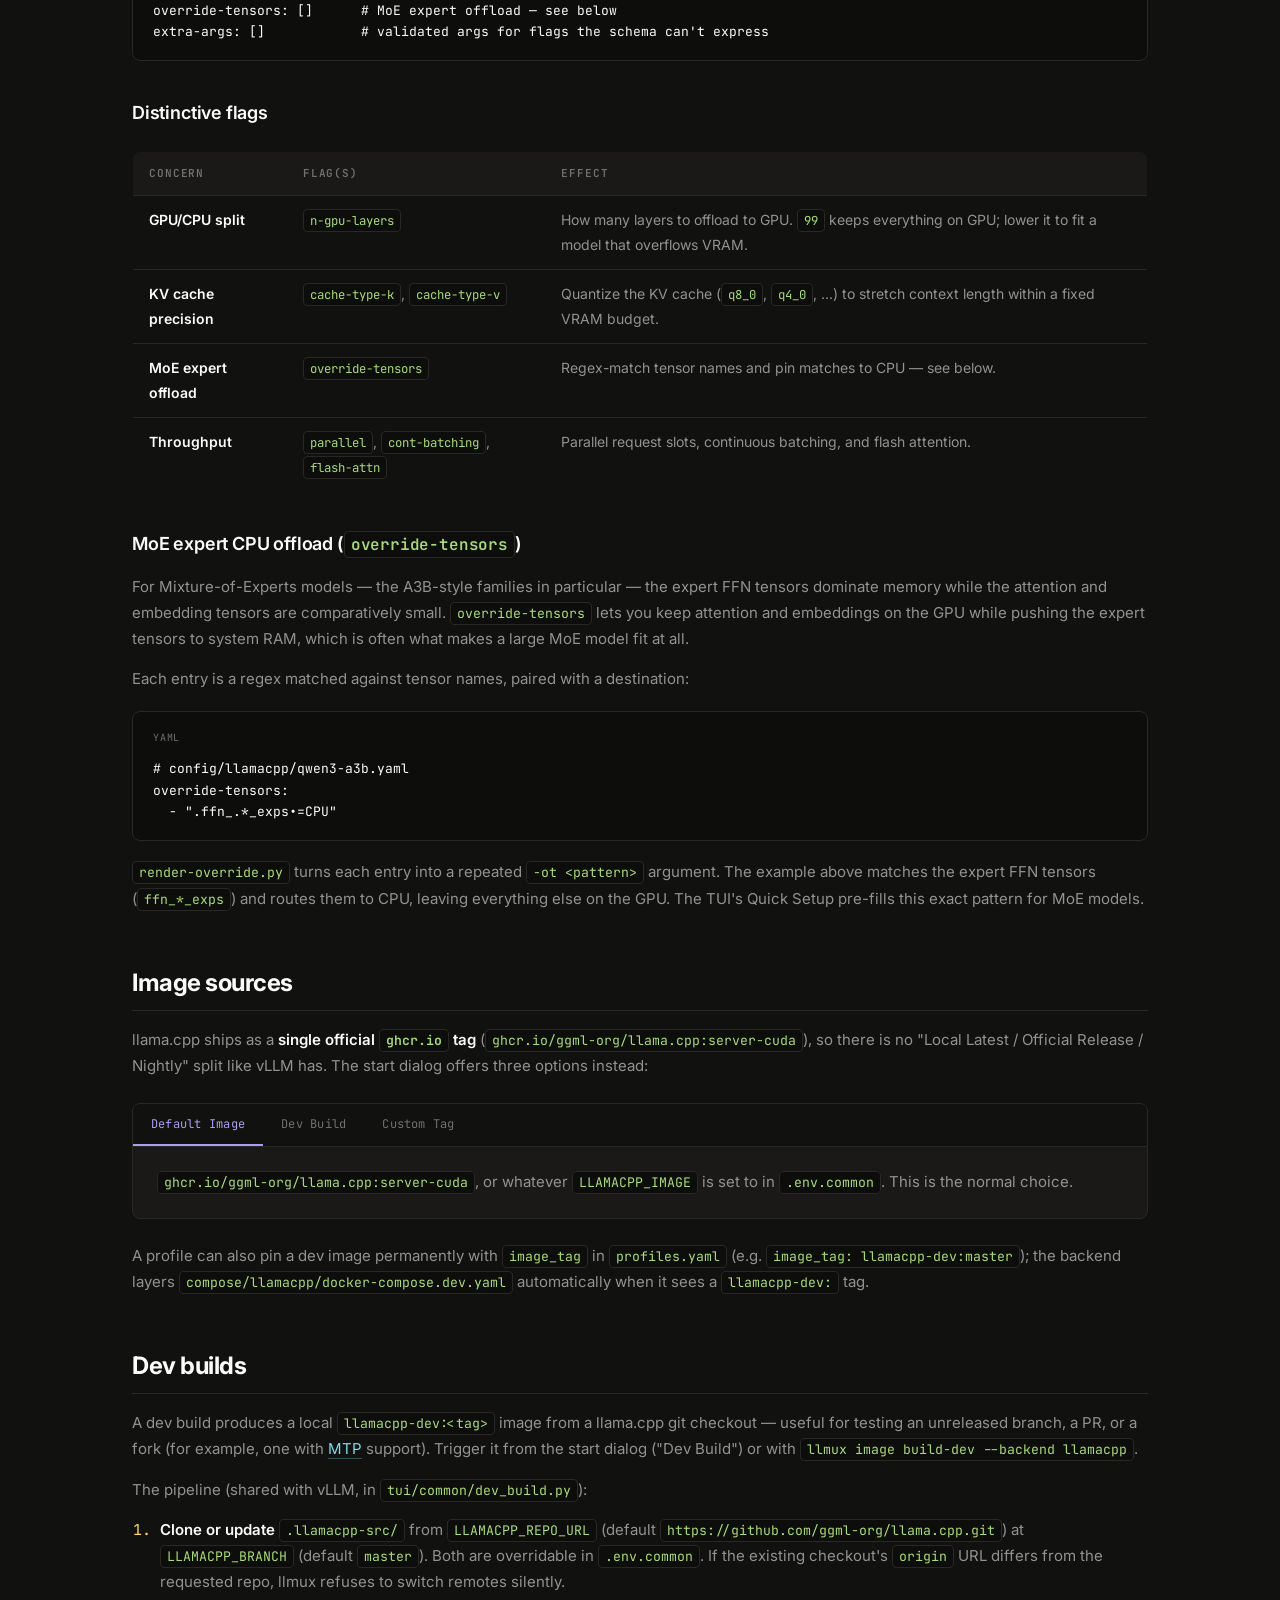
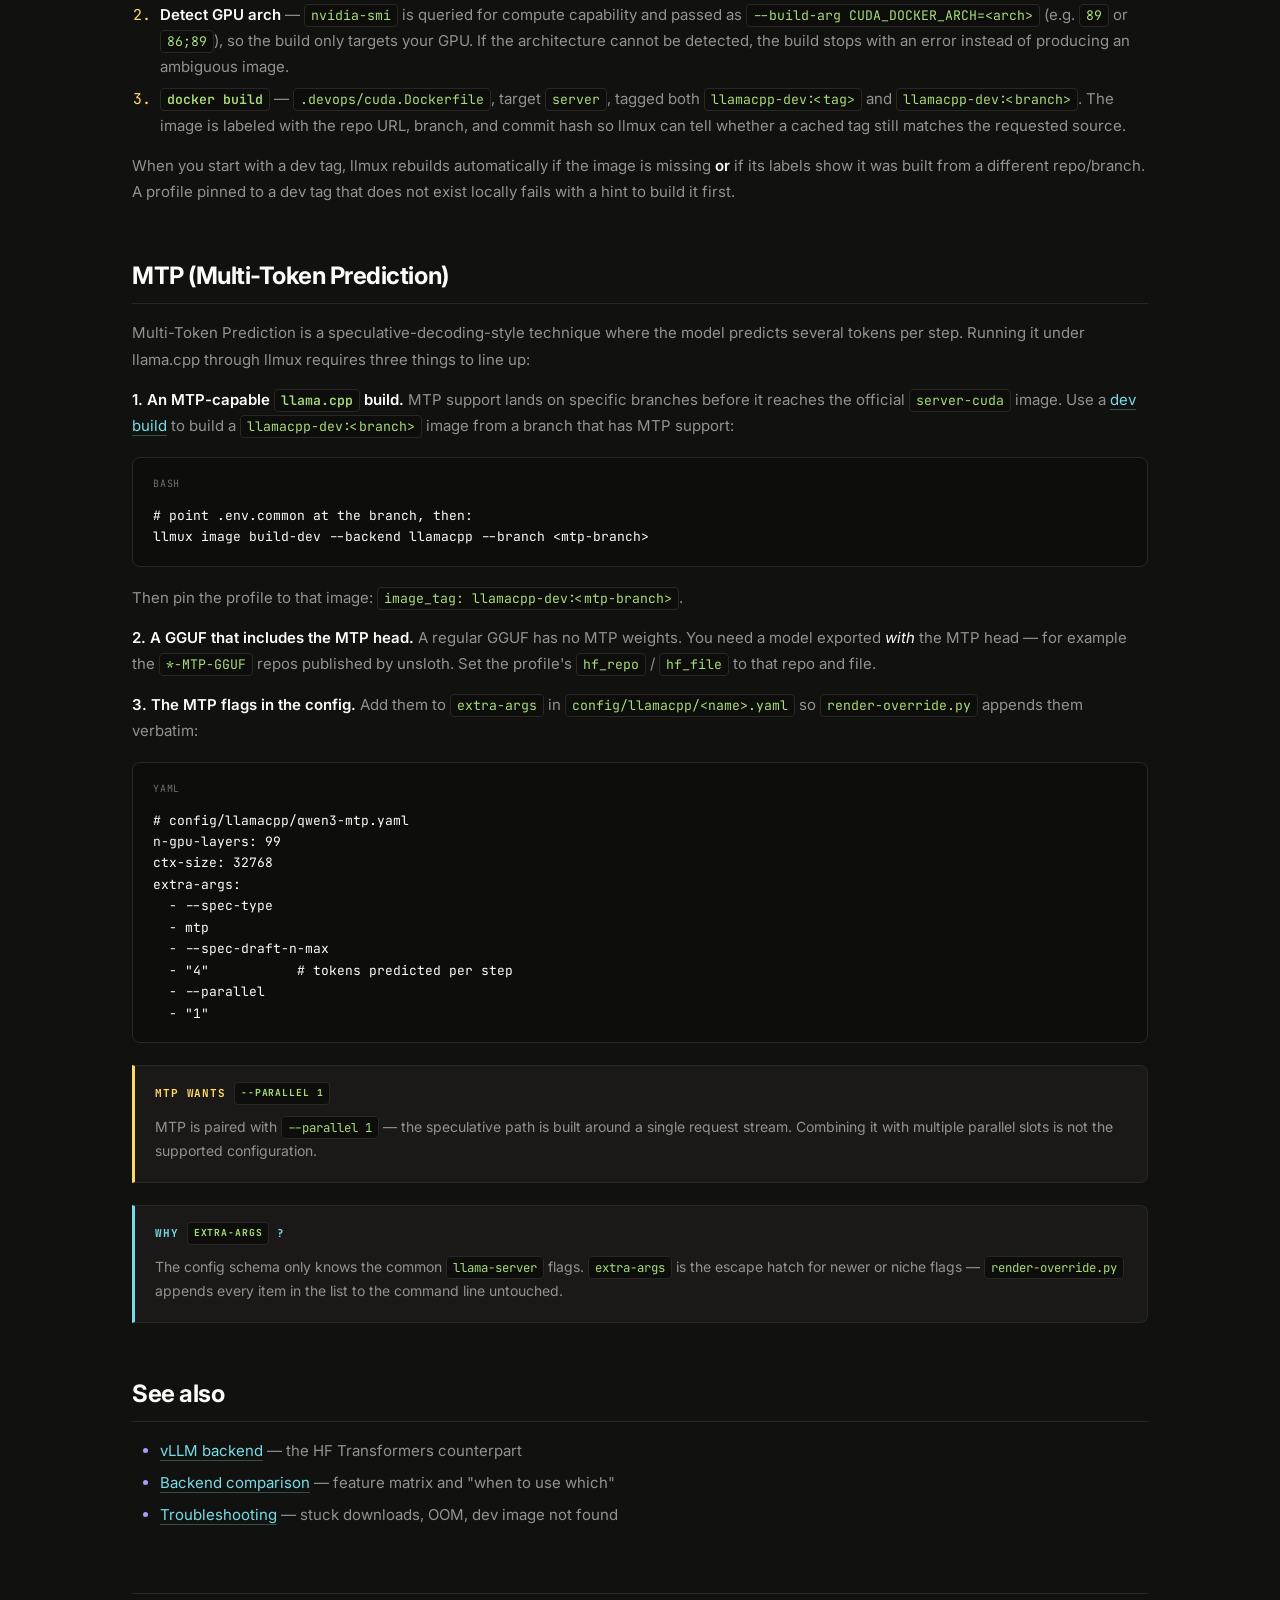
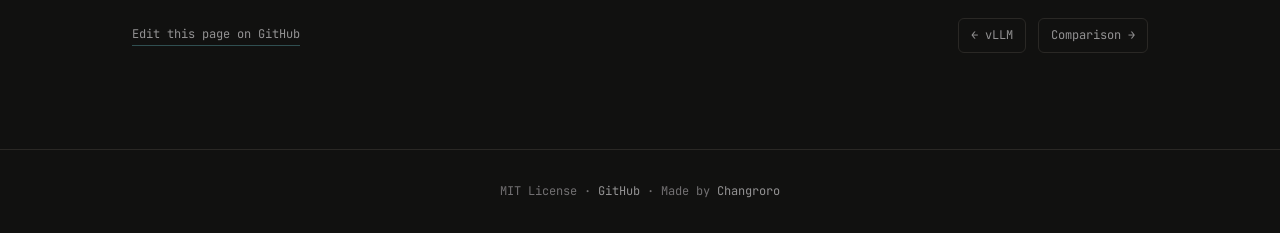
<file: docs/backends/llamacpp.html>
<!DOCTYPE html>
<html lang="en">
<head>
  <meta charset="UTF-8" />
  <meta name="viewport" content="width=device-width, initial-scale=1.0" />
  <title>llama.cpp Backend &middot; llmux</title>
  <meta name="description" content="How the llama.cpp backend in llmux works — start pipeline, GGUF auto-download, MoE expert offload, MTP, dev builds." />
  <link rel="preconnect" href="https://fonts.googleapis.com" />
  <link rel="preconnect" href="https://fonts.gstatic.com" crossorigin />
  <link href="https://fonts.googleapis.com/css2?family=JetBrains+Mono:wght@400;500;700&family=Inter:wght@400;500;600;700&display=swap" rel="stylesheet" />
  <link rel="stylesheet" href="../assets/css/style.css" />
</head>
<body>

<!-- NAV -->
<nav class="top">
  <div class="nav-inner">
    <a href="../index.html" class="nav-brand">llm<span class="brand-accent">ux</span></a>
    <div class="nav-links">
      <span class="nav-links-desktop">
        <a href="../getting-started/installation.html">Getting Started</a>
        <a href="../guide/profiles.html">Guide</a>
        <a href="vllm.html" class="active">Backends</a>
        <a href="../reference/cli.html">Reference</a>
        <a href="../troubleshooting.html">Troubleshooting</a>
      </span>
      <a href="https://github.com/Changroro/llmux" class="nav-github" target="_blank">
        <svg viewBox="0 0 16 16"><path d="M8 0C3.58 0 0 3.58 0 8c0 3.54 2.29 6.53 5.47 7.59.4.07.55-.17.55-.38 0-.19-.01-.82-.01-1.49-2.01.37-2.53-.49-2.69-.94-.09-.23-.48-.94-.82-1.13-.28-.15-.68-.52-.01-.53.63-.01 1.08.58 1.23.82.72 1.21 1.87.87 2.33.66.07-.52.28-.87.51-1.07-1.78-.2-3.64-.89-3.64-3.95 0-.87.31-1.59.82-2.15-.08-.2-.36-1.02.08-2.12 0 0 .67-.21 2.2.82.64-.18 1.32-.27 2-.27.68 0 1.36.09 2 .27 1.53-1.04 2.2-.82 2.2-.82.44 1.1.16 1.92.08 2.12.51.56.82 1.27.82 2.15 0 3.07-1.87 3.75-3.65 3.95.29.25.54.73.54 1.48 0 1.07-.01 1.93-.01 2.2 0 .21.15.46.55.38A8.013 8.013 0 0016 8c0-4.42-3.58-8-8-8z"/></svg>
        <span class="nav-github-stars">GitHub</span>
      </a>
    </div>
  </div>
</nav>

<div class="docs-wrap">

  <!-- SECTION NAV -->
  <div class="section-nav">
    <span class="crumb">Backends</span>
    <a href="vllm.html">vLLM</a>
    <a href="llamacpp.html" class="active">llama.cpp</a>
    <a href="comparison.html">Comparison</a>
  </div>

  <article class="docs-content">

    <div class="docs-header">
      <h1>llama.cpp Backend</h1>
      <p class="lede">
        The llama.cpp backend serves <strong>GGUF models</strong> through <code>llama-server</code>. It is the right choice for quantized inference (Q4/Q5/Q8 and friends), running large models that only fit with CPU/GPU layer offload, and MoE models whose experts can be pushed to system RAM.
      </p>
      <p>
        llmux never installs llama.cpp on your host — every profile runs in the official <code>ghcr.io/ggml-org/llama.cpp:server-cuda</code> container image (or one you built from source). llmux renders the Compose files, injects the <code>llama-server</code> command, streams logs, and validates the result.
      </p>
    </div>

    <h2 id="how-a-llamacpp-profile-starts">How a llama.cpp profile starts</h2>
    <p>When you start a llama.cpp profile, llmux runs this pipeline:</p>
    <ol>
      <li><strong><code>.env.common</code> check</strong> — refuses to start if <code>.env.common</code> is missing.</li>
      <li><strong>Profile lookup</strong> — the profile must exist under <code>llamacpp/</code> in <code>profiles.yaml</code>.</li>
      <li><strong>Image resolution</strong> — the selected image source is resolved to a concrete tag (see <a href="#image-sources">Image sources</a>).</li>
      <li><strong>Render the per-profile <code>.env</code></strong> — <code>profiles.yaml</code> is rendered to <code>.runtime/llamacpp/&lt;name&gt;.env</code>.</li>
      <li><strong>Render the command override</strong> — <code>scripts/llamacpp/render-override.py</code> reads <code>config/llamacpp/&lt;name&gt;.yaml</code> and writes <code>.runtime/llamacpp/override-&lt;name&gt;.yaml</code>, which injects the <code>command:</code> block for <code>llama-server</code>.</li>
      <li><strong><code>docker compose up -d</code></strong> — the base Compose file, the optional dev overlay, and the per-profile override are merged and the container starts.</li>
      <li><strong>Post-start validation</strong> — llmux polls <code>docker inspect</code>; if the container exits or goes unhealthy during startup it surfaces the last log lines as an error. It then waits for <code>/v1/models</code> to return a served model id before reporting success.</li>
      <li><strong>Persist last-active profile</strong> — the profile name is written to <code>.current-profile.llamacpp</code>.</li>
    </ol>

    <h2 id="container-shape">Container shape</h2>
    <p>The base service is defined in <code>compose/llamacpp/docker-compose.yaml</code>:</p>
    <pre data-lang="yaml"><code>services:
  llama-server:
    image: ${LLAMACPP_IMAGE:-ghcr.io/ggml-org/llama.cpp:server-cuda}
    container_name: ${CONTAINER_NAME}
    ports:
      - "127.0.0.1:${LLAMA_PORT:-8080}:8080"
    volumes:
      - ${HF_CACHE_PATH}:/root/.cache/huggingface
    runtime: nvidia
    environment:
      - HF_TOKEN=${HF_TOKEN}
      - NVIDIA_VISIBLE_DEVICES=${GPU_ID}
    # command is injected by the per-profile override file.</code></pre>
    <p>Key points:</p>
    <ul>
      <li><strong><code>command:</code> is not in the base file</strong> — it is injected by <code>.runtime/llamacpp/override-&lt;name&gt;.yaml</code>, generated per profile by <code>render-override.py</code>. This lets multiple llama.cpp profiles run concurrently without clobbering each other's command.</li>
      <li><strong>Only the HF cache is mounted</strong> — <code>${HF_CACHE_PATH}</code> is bound into the container as <code>/root/.cache/huggingface</code>. There is no per-model bind mount; <code>llama-server</code> downloads the GGUF itself (see below).</li>
      <li><strong>GPU access via <code>NVIDIA_VISIBLE_DEVICES</code></strong> — the profile's comma-separated <code>gpu_id</code> controls which GPUs llama.cpp can use.</li>
    </ul>

    <h2 id="gguf-auto-download">GGUF auto-download</h2>
    <p>You do <strong>not</strong> need the <code>hf</code> CLI on the host or a manual <code>hf download</code> step. <code>render-override.py</code> resolves the model from the profile's <code>hf_repo</code> / <code>hf_file</code> and emits <code>-hf &lt;repo&gt; -hff &lt;file&gt;</code> into the <code>llama-server</code> command. <code>llama-server</code> then downloads the GGUF directly inside the container.</p>
    <p>Because <code>${HF_CACHE_PATH}</code> is mounted into the container, the downloaded file lands in the host's Hugging Face cache and persists across restarts — the first start is slow, subsequent starts reuse the cached file. This mirrors the vLLM flow exactly.</p>
    <pre data-lang="yaml"><code># profiles.yaml
profiles:
  - name: gemma-3-4b
    backend: llamacpp
    config_name: gemma-3-4b
    hf_repo: unsloth/gemma-3-4b-it-GGUF
    hf_file: gemma-3-4b-it-q4_k_m.gguf</code></pre>

    <div class="admonition note">
      <p class="admonition-title"><code>hf_repo</code> and <code>hf_file</code> are required</p>
      <p><code>render-override.py</code> raises an error if <code>hf_repo</code> is empty or no <code>.gguf</code> filename can be resolved. The profile's <code>hf_repo</code> / <code>hf_file</code> are the source of truth; the config's <code>model-file</code> key is only a display fallback.</p>
    </div>

    <div class="admonition tip">
      <p class="admonition-title">Gated repos still need <code>HF_TOKEN</code></p>
      <p><code>HF_TOKEN</code> from <code>.env.common</code> is passed into the container as an environment variable, so <code>llama-server</code> can download gated GGUF repos.</p>
    </div>

    <h2 id="config-llama-server-flags-as-yaml">config: llama-server flags as YAML</h2>
    <p><code>config/llamacpp/&lt;name&gt;.yaml</code> is a flat list of <code>llama-server</code> flags. The key naming rule is simple: drop the leading <code>--</code>. <code>--ctx-size 32768</code> becomes <code>ctx-size: 32768</code>; a boolean flag like <code>--jinja</code> becomes <code>jinja: true</code>.</p>
    <p><code>render-override.py</code> translates the YAML into the command line:</p>
    <ul>
      <li>Scalar values → <code>--key value</code>.</li>
      <li><code>true</code> → <code>--key</code> (bare flag); <code>false</code> and <code>null</code> are skipped.</li>
      <li>List values → the flag is repeated once per item.</li>
      <li><code>--host 0.0.0.0 --port 8080 --no-webui --metrics</code> are always prepended; the WebUI is forced off and metrics stay enabled for llmux monitoring.</li>
      <li><code>override-tensors</code> entries are rendered as repeated <code>-ot &lt;pattern&gt;</code>.</li>
      <li><code>extra-args</code> entries are appended after validation; <code>--host</code>, <code>--port</code>, <code>--webui</code>, <code>--no-webui</code>, and <code>--metrics</code> cannot override the managed command.</li>
    </ul>
    <p>A representative config (see <code>config/llamacpp/example.yaml</code>):</p>
    <pre data-lang="yaml"><code>ctx-size: 8192
n-gpu-layers: 99          # layers on GPU; 99 = all
cache-type-k: bf16        # KV cache precision: f16 / bf16 / q8_0 / q4_0 ...
cache-type-v: bf16
temp: 0.7
top-p: 0.9
top-k: 40
alias: your-model         # name shown in /v1/models
jinja: true               # Jinja chat template (recommended for recent models)
# parallel: 4             # parallel request slots
# cont-batching: true     # continuous batching
# flash-attn: true        # flash attention
override-tensors: []      # MoE expert offload — see below
extra-args: []            # validated args for flags the schema can't express</code></pre>

    <h3 id="distinctive-flags">Distinctive flags</h3>
    <table>
      <thead>
        <tr><th>Concern</th><th>Flag(s)</th><th>Effect</th></tr>
      </thead>
      <tbody>
        <tr><td><strong>GPU/CPU split</strong></td><td><code>n-gpu-layers</code></td><td>How many layers to offload to GPU. <code>99</code> keeps everything on GPU; lower it to fit a model that overflows VRAM.</td></tr>
        <tr><td><strong>KV cache precision</strong></td><td><code>cache-type-k</code>, <code>cache-type-v</code></td><td>Quantize the KV cache (<code>q8_0</code>, <code>q4_0</code>, ...) to stretch context length within a fixed VRAM budget.</td></tr>
        <tr><td><strong>MoE expert offload</strong></td><td><code>override-tensors</code></td><td>Regex-match tensor names and pin matches to CPU — see below.</td></tr>
        <tr><td><strong>Throughput</strong></td><td><code>parallel</code>, <code>cont-batching</code>, <code>flash-attn</code></td><td>Parallel request slots, continuous batching, and flash attention.</td></tr>
      </tbody>
    </table>

    <h3 id="moe-expert-cpu-offload-override-tensors">MoE expert CPU offload (<code>override-tensors</code>)</h3>
    <p>For Mixture-of-Experts models — the A3B-style families in particular — the expert FFN tensors dominate memory while the attention and embedding tensors are comparatively small. <code>override-tensors</code> lets you keep attention and embeddings on the GPU while pushing the expert tensors to system RAM, which is often what makes a large MoE model fit at all.</p>
    <p>Each entry is a regex matched against tensor names, paired with a destination:</p>
    <pre data-lang="yaml"><code># config/llamacpp/qwen3-a3b.yaml
override-tensors:
  - ".ffn_.*_exps.=CPU"</code></pre>
    <p><code>render-override.py</code> turns each entry into a repeated <code>-ot &lt;pattern&gt;</code> argument. The example above matches the expert FFN tensors (<code>ffn_*_exps</code>) and routes them to CPU, leaving everything else on the GPU. The TUI's Quick Setup pre-fills this exact pattern for MoE models.</p>

    <h2 id="image-sources">Image sources</h2>
    <p>llama.cpp ships as a <strong>single official <code>ghcr.io</code> tag</strong> (<code>ghcr.io/ggml-org/llama.cpp:server-cuda</code>), so there is no "Local Latest / Official Release / Nightly" split like vLLM has. The start dialog offers three options instead:</p>

    <div class="tabs">
      <div class="tab-bar">
        <button class="active" onclick="switchTab(this, 'tab-llamacpp-1')">Default Image</button>
        <button onclick="switchTab(this, 'tab-llamacpp-2')">Dev Build</button>
        <button onclick="switchTab(this, 'tab-llamacpp-3')">Custom Tag</button>
      </div>
      <div class="tab-panel active" id="tab-llamacpp-1">
        <p><code>ghcr.io/ggml-org/llama.cpp:server-cuda</code>, or whatever <code>LLAMACPP_IMAGE</code> is set to in <code>.env.common</code>. This is the normal choice.</p>
      </div>
      <div class="tab-panel" id="tab-llamacpp-2">
        <p>A local <code>llamacpp-dev:&lt;branch&gt;</code> image built from a llama.cpp git checkout. Built on demand if missing — or rebuilt if its repo/branch labels do not match. See <a href="#dev-builds">Dev builds</a> below.</p>
      </div>
      <div class="tab-panel" id="tab-llamacpp-3">
        <p>Any <code>&lt;repo&gt;:&lt;tag&gt;</code> you type, passed through as-is.</p>
      </div>
    </div>

    <p>A profile can also pin a dev image permanently with <code>image_tag</code> in <code>profiles.yaml</code> (e.g. <code>image_tag: llamacpp-dev:master</code>); the backend layers <code>compose/llamacpp/docker-compose.dev.yaml</code> automatically when it sees a <code>llamacpp-dev:</code> tag.</p>

    <h2 id="dev-builds">Dev builds</h2>
    <p>A dev build produces a local <code>llamacpp-dev:&lt;tag&gt;</code> image from a llama.cpp git checkout — useful for testing an unreleased branch, a PR, or a fork (for example, one with <a href="#mtp-multi-token-prediction">MTP</a> support). Trigger it from the start dialog ("Dev Build") or with <code>llmux image build-dev --backend llamacpp</code>.</p>
    <p>The pipeline (shared with vLLM, in <code>tui/common/dev_build.py</code>):</p>
    <ol>
      <li><strong>Clone or update</strong> <code>.llamacpp-src/</code> from <code>LLAMACPP_REPO_URL</code> (default <code>https://github.com/ggml-org/llama.cpp.git</code>) at <code>LLAMACPP_BRANCH</code> (default <code>master</code>). Both are overridable in <code>.env.common</code>. If the existing checkout's <code>origin</code> URL differs from the requested repo, llmux refuses to switch remotes silently.</li>
      <li><strong>Detect GPU arch</strong> — <code>nvidia-smi</code> is queried for compute capability and passed as <code>--build-arg CUDA_DOCKER_ARCH=&lt;arch&gt;</code> (e.g. <code>89</code> or <code>86;89</code>), so the build only targets your GPU. If the architecture cannot be detected, the build stops with an error instead of producing an ambiguous image.</li>
      <li><strong><code>docker build</code></strong> — <code>.devops/cuda.Dockerfile</code>, target <code>server</code>, tagged both <code>llamacpp-dev:&lt;tag&gt;</code> and <code>llamacpp-dev:&lt;branch&gt;</code>. The image is labeled with the repo URL, branch, and commit hash so llmux can tell whether a cached tag still matches the requested source.</li>
    </ol>
    <p>When you start with a dev tag, llmux rebuilds automatically if the image is missing <strong>or</strong> if its labels show it was built from a different repo/branch. A profile pinned to a dev tag that does not exist locally fails with a hint to build it first.</p>

    <h2 id="mtp-multi-token-prediction">MTP (Multi-Token Prediction)</h2>
    <p>Multi-Token Prediction is a speculative-decoding-style technique where the model predicts several tokens per step. Running it under llama.cpp through llmux requires three things to line up:</p>

    <p><strong>1. An MTP-capable <code>llama.cpp</code> build.</strong> MTP support lands on specific branches before it reaches the official <code>server-cuda</code> image. Use a <a href="#dev-builds">dev build</a> to build a <code>llamacpp-dev:&lt;branch&gt;</code> image from a branch that has MTP support:</p>
    <pre data-lang="bash"><code># point .env.common at the branch, then:
llmux image build-dev --backend llamacpp --branch &lt;mtp-branch&gt;</code></pre>
    <p>Then pin the profile to that image: <code>image_tag: llamacpp-dev:&lt;mtp-branch&gt;</code>.</p>

    <p><strong>2. A GGUF that includes the MTP head.</strong> A regular GGUF has no MTP weights. You need a model exported <em>with</em> the MTP head — for example the <code>*-MTP-GGUF</code> repos published by unsloth. Set the profile's <code>hf_repo</code> / <code>hf_file</code> to that repo and file.</p>

    <p><strong>3. The MTP flags in the config.</strong> Add them to <code>extra-args</code> in <code>config/llamacpp/&lt;name&gt;.yaml</code> so <code>render-override.py</code> appends them verbatim:</p>
    <pre data-lang="yaml"><code># config/llamacpp/qwen3-mtp.yaml
n-gpu-layers: 99
ctx-size: 32768
extra-args:
  - --spec-type
  - mtp
  - --spec-draft-n-max
  - "4"           # tokens predicted per step
  - --parallel
  - "1"</code></pre>

    <div class="admonition warning">
      <p class="admonition-title">MTP wants <code>--parallel 1</code></p>
      <p>MTP is paired with <code>--parallel 1</code> — the speculative path is built around a single request stream. Combining it with multiple parallel slots is not the supported configuration.</p>
    </div>

    <div class="admonition note">
      <p class="admonition-title">Why <code>extra-args</code>?</p>
      <p>The config schema only knows the common <code>llama-server</code> flags. <code>extra-args</code> is the escape hatch for newer or niche flags — <code>render-override.py</code> appends every item in the list to the command line untouched.</p>
    </div>

    <h2 id="see-also">See also</h2>
    <ul>
      <li><a href="vllm.html">vLLM backend</a> — the HF Transformers counterpart</li>
      <li><a href="comparison.html">Backend comparison</a> — feature matrix and "when to use which"</li>
      <li><a href="../troubleshooting.html">Troubleshooting</a> — stuck downloads, OOM, dev image not found</li>
    </ul>

    <div class="docs-footer">
      <a class="edit-link" href="https://github.com/Changroro/llmux/edit/main/docs/backends/llamacpp.html" target="_blank">Edit this page on GitHub</a>
      <div class="prev-next">
        <a href="vllm.html">&larr; vLLM</a>
        <a href="comparison.html">Comparison &rarr;</a>
      </div>
    </div>

  </article>
</div>

<!-- FOOTER -->
<footer>
  <div class="page-wrap">
    <p>
      MIT License &middot;
      <a href="https://github.com/Changroro/llmux">GitHub</a> &middot;
      Made by <a href="https://github.com/Changroro">Changroro</a>
    </p>
  </div>
</footer>

<script>
function switchTab(btn, panelId) {
  const tabs = btn.closest('.tabs');
  tabs.querySelectorAll('.tab-bar button').forEach(b => b.classList.remove('active'));
  tabs.querySelectorAll('.tab-panel').forEach(p => p.classList.remove('active'));
  btn.classList.add('active');
  document.getElementById(panelId).classList.add('active');
}
</script>

</body>
</html>
</file>
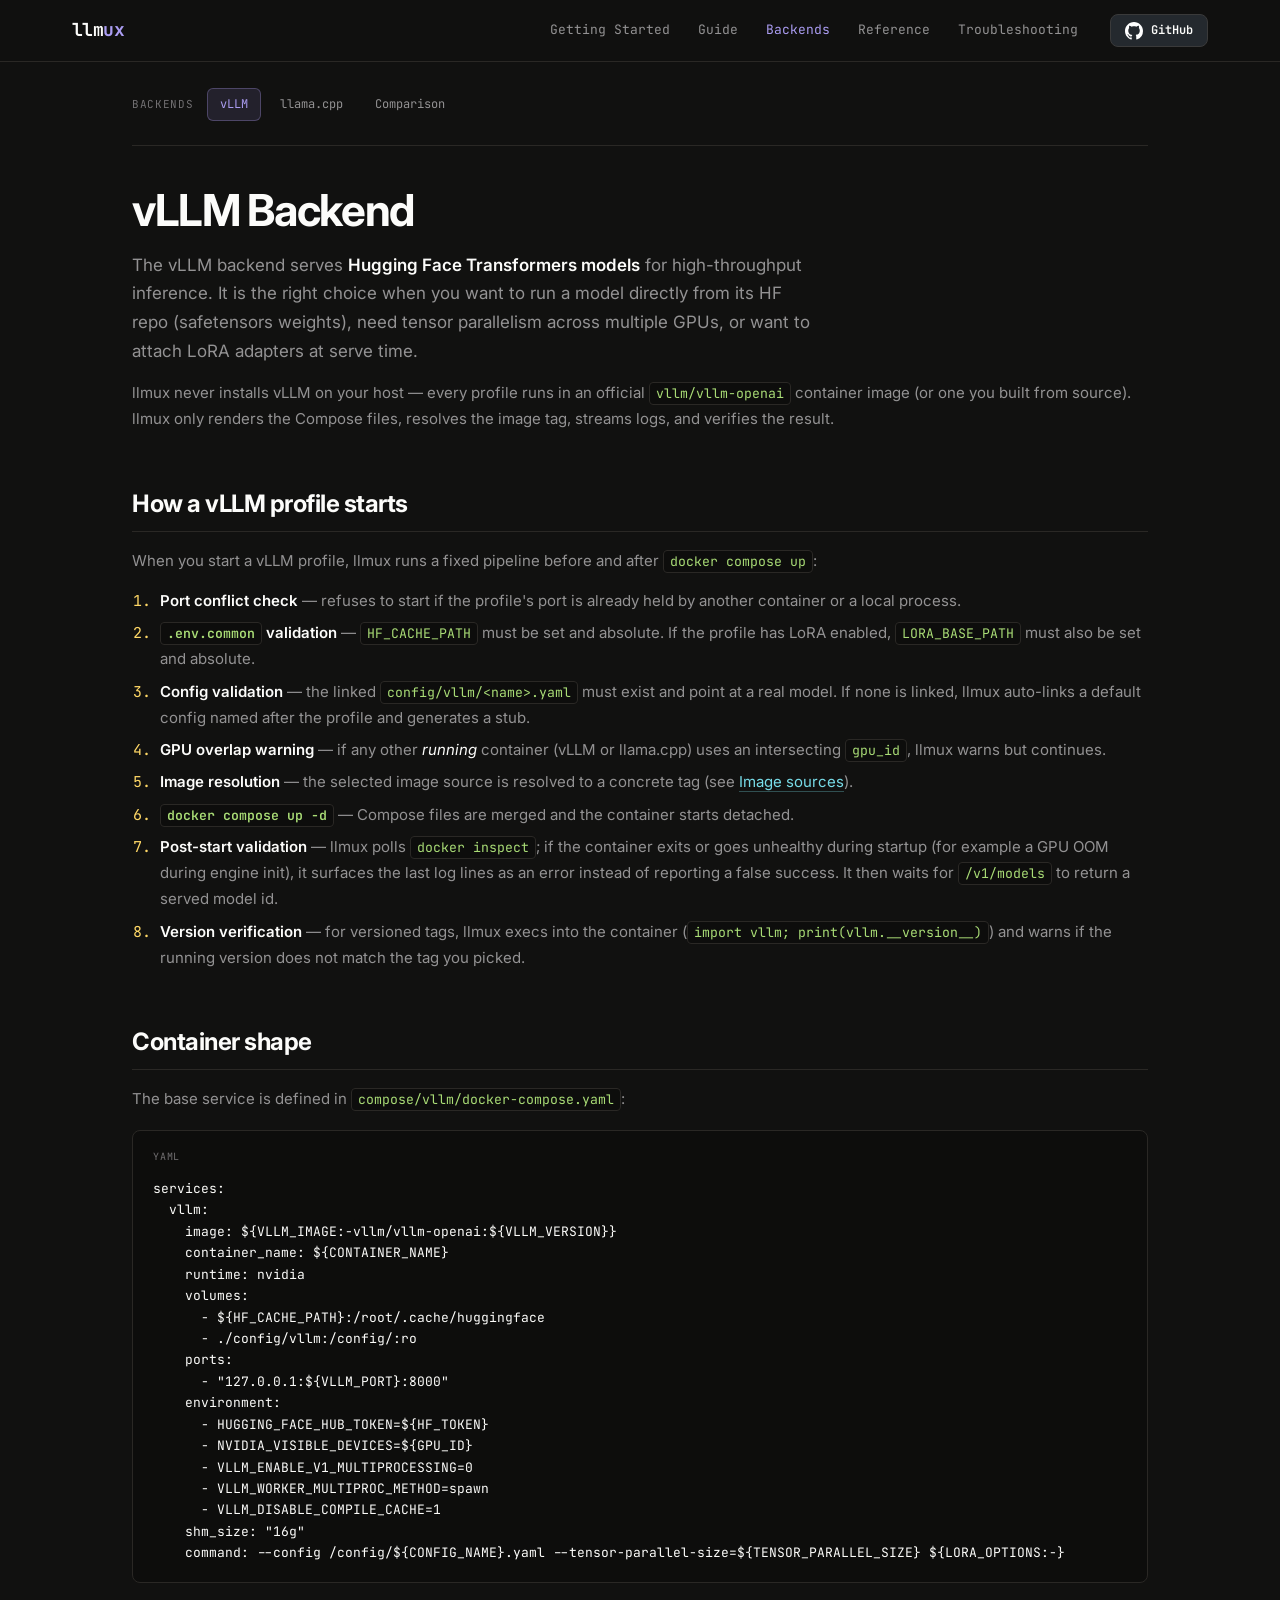
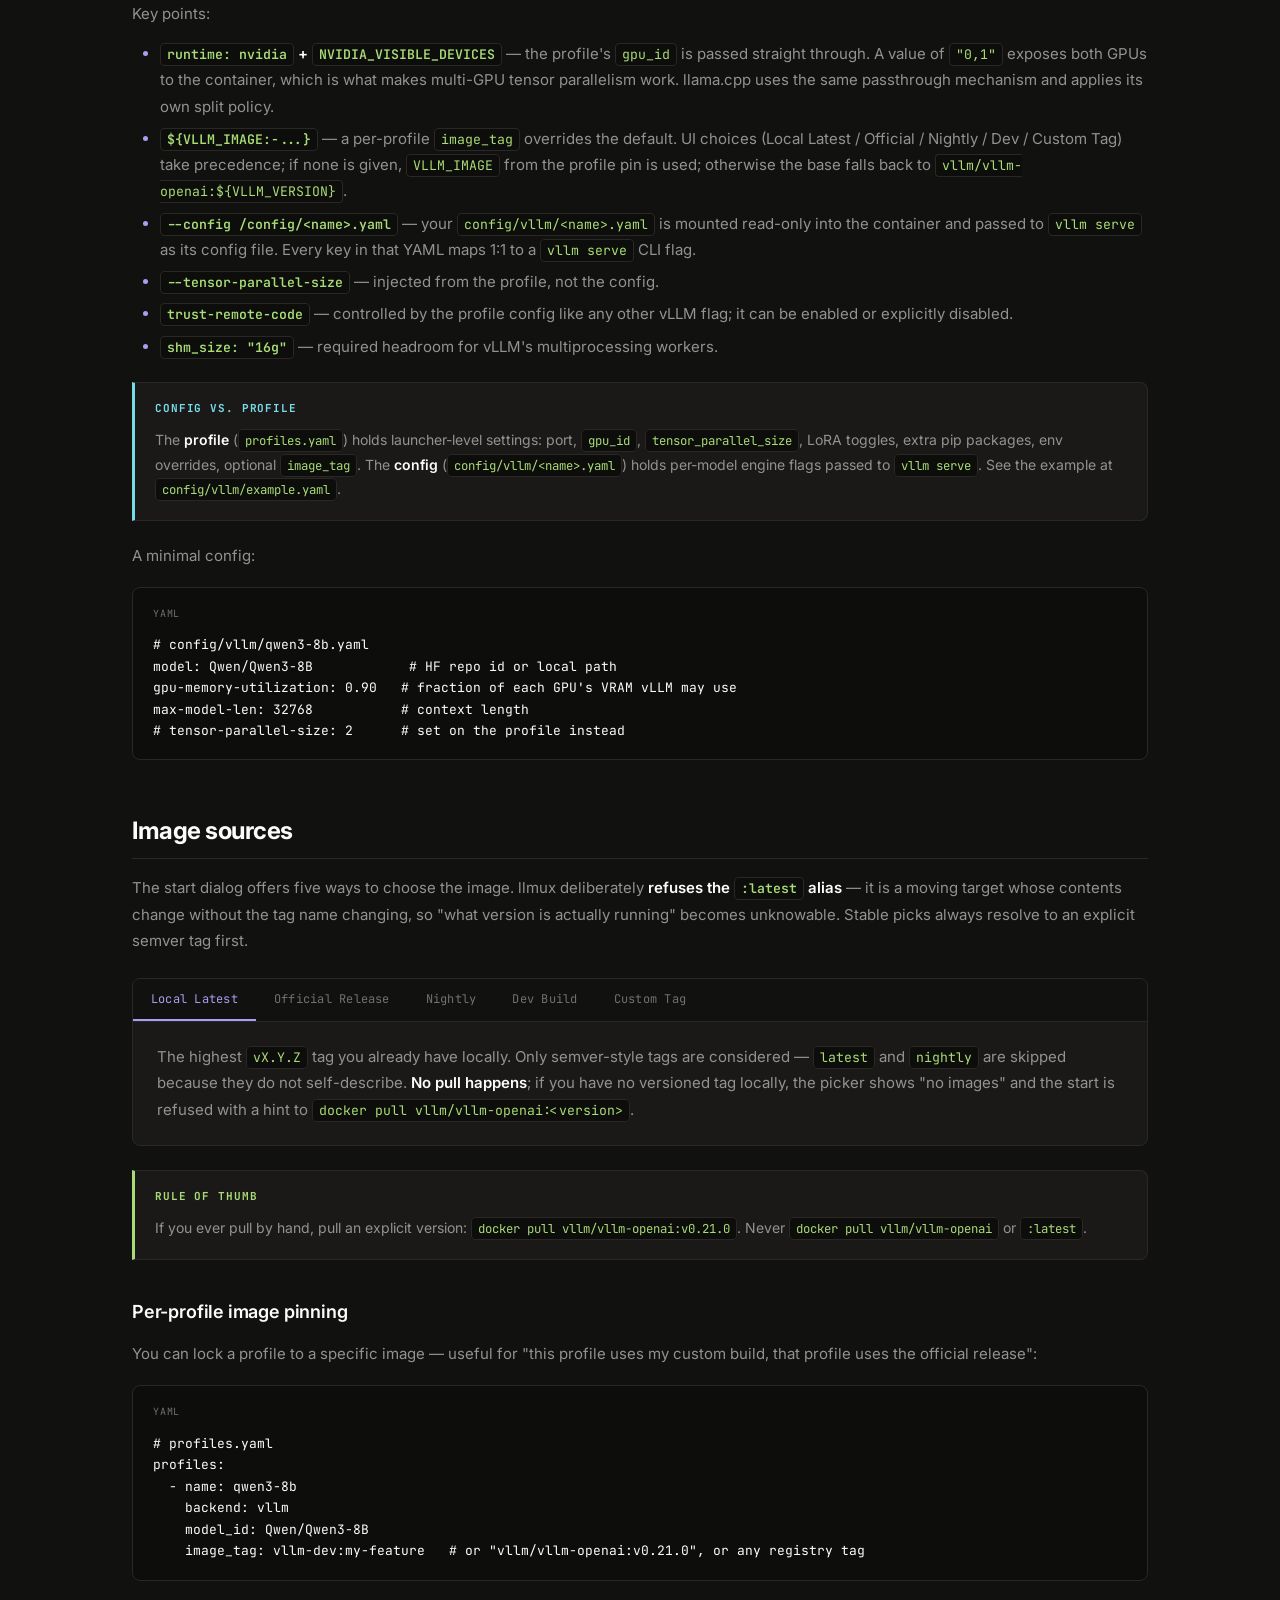
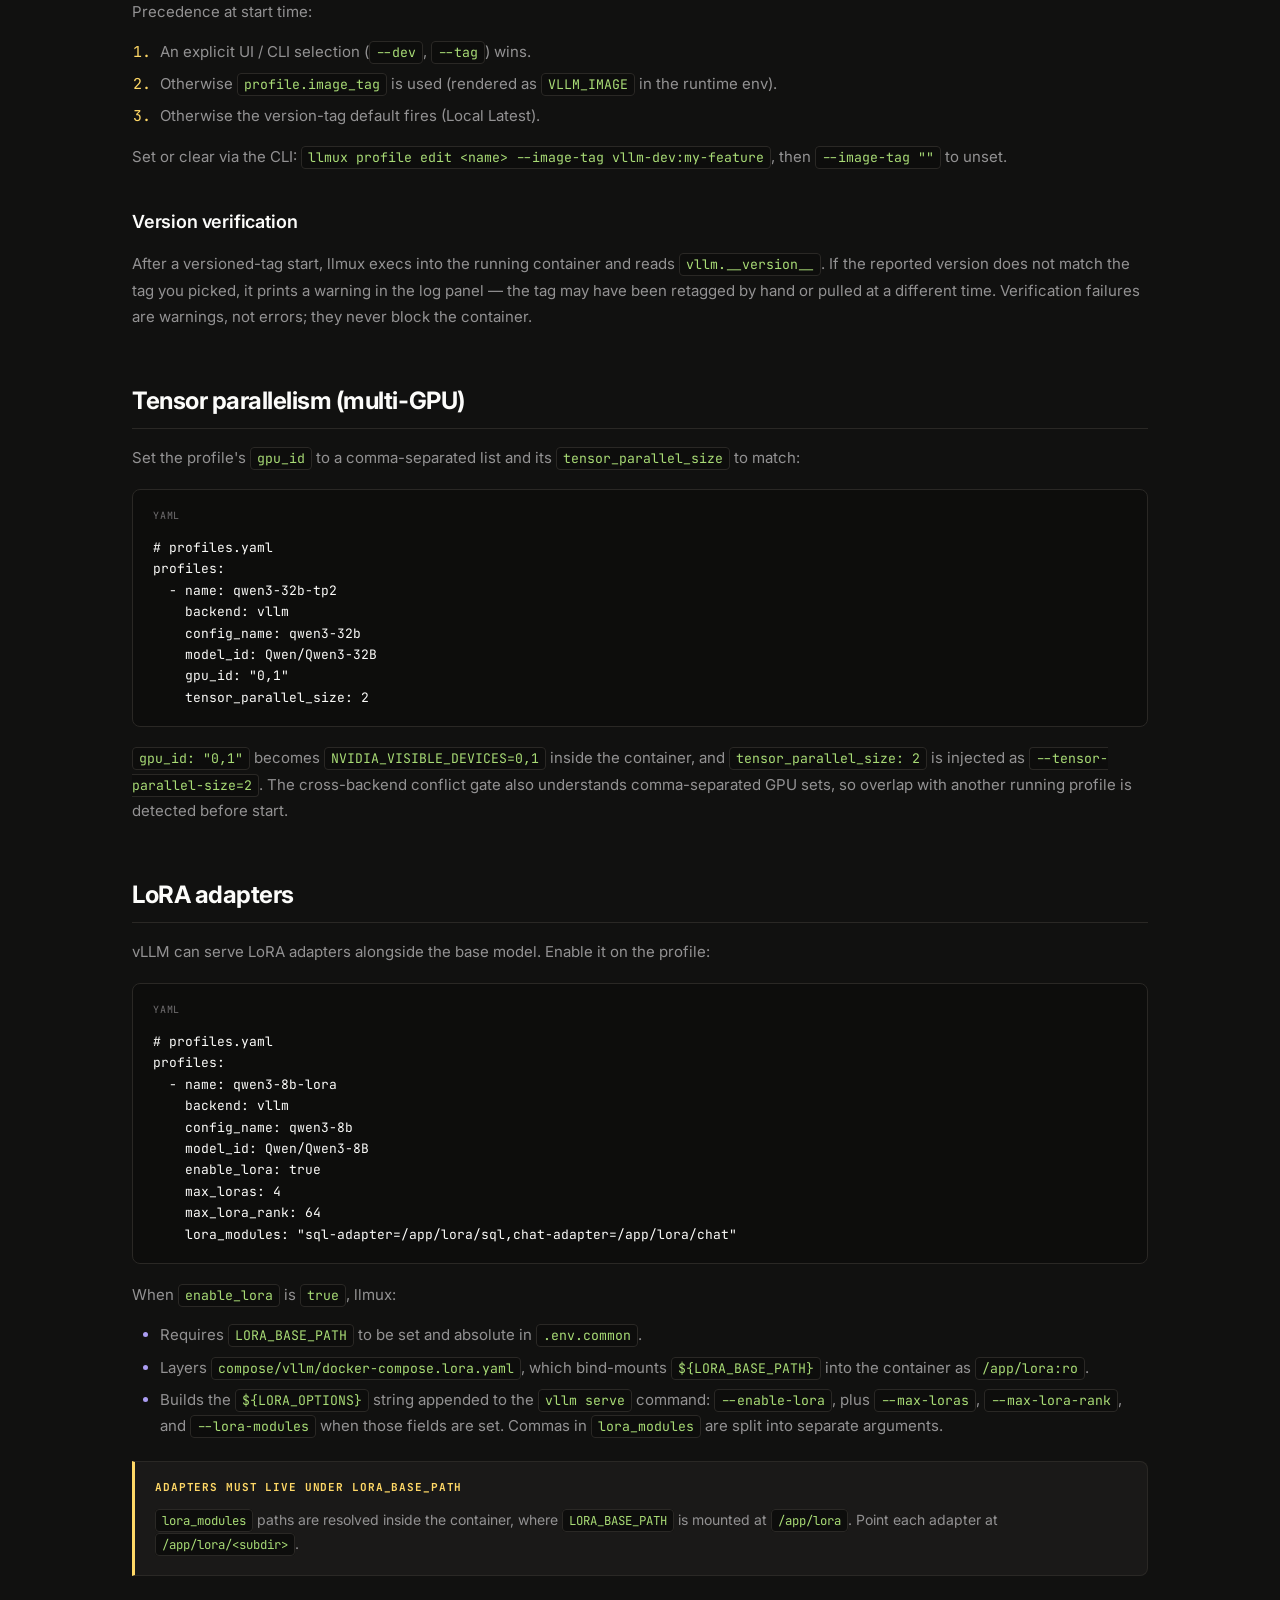
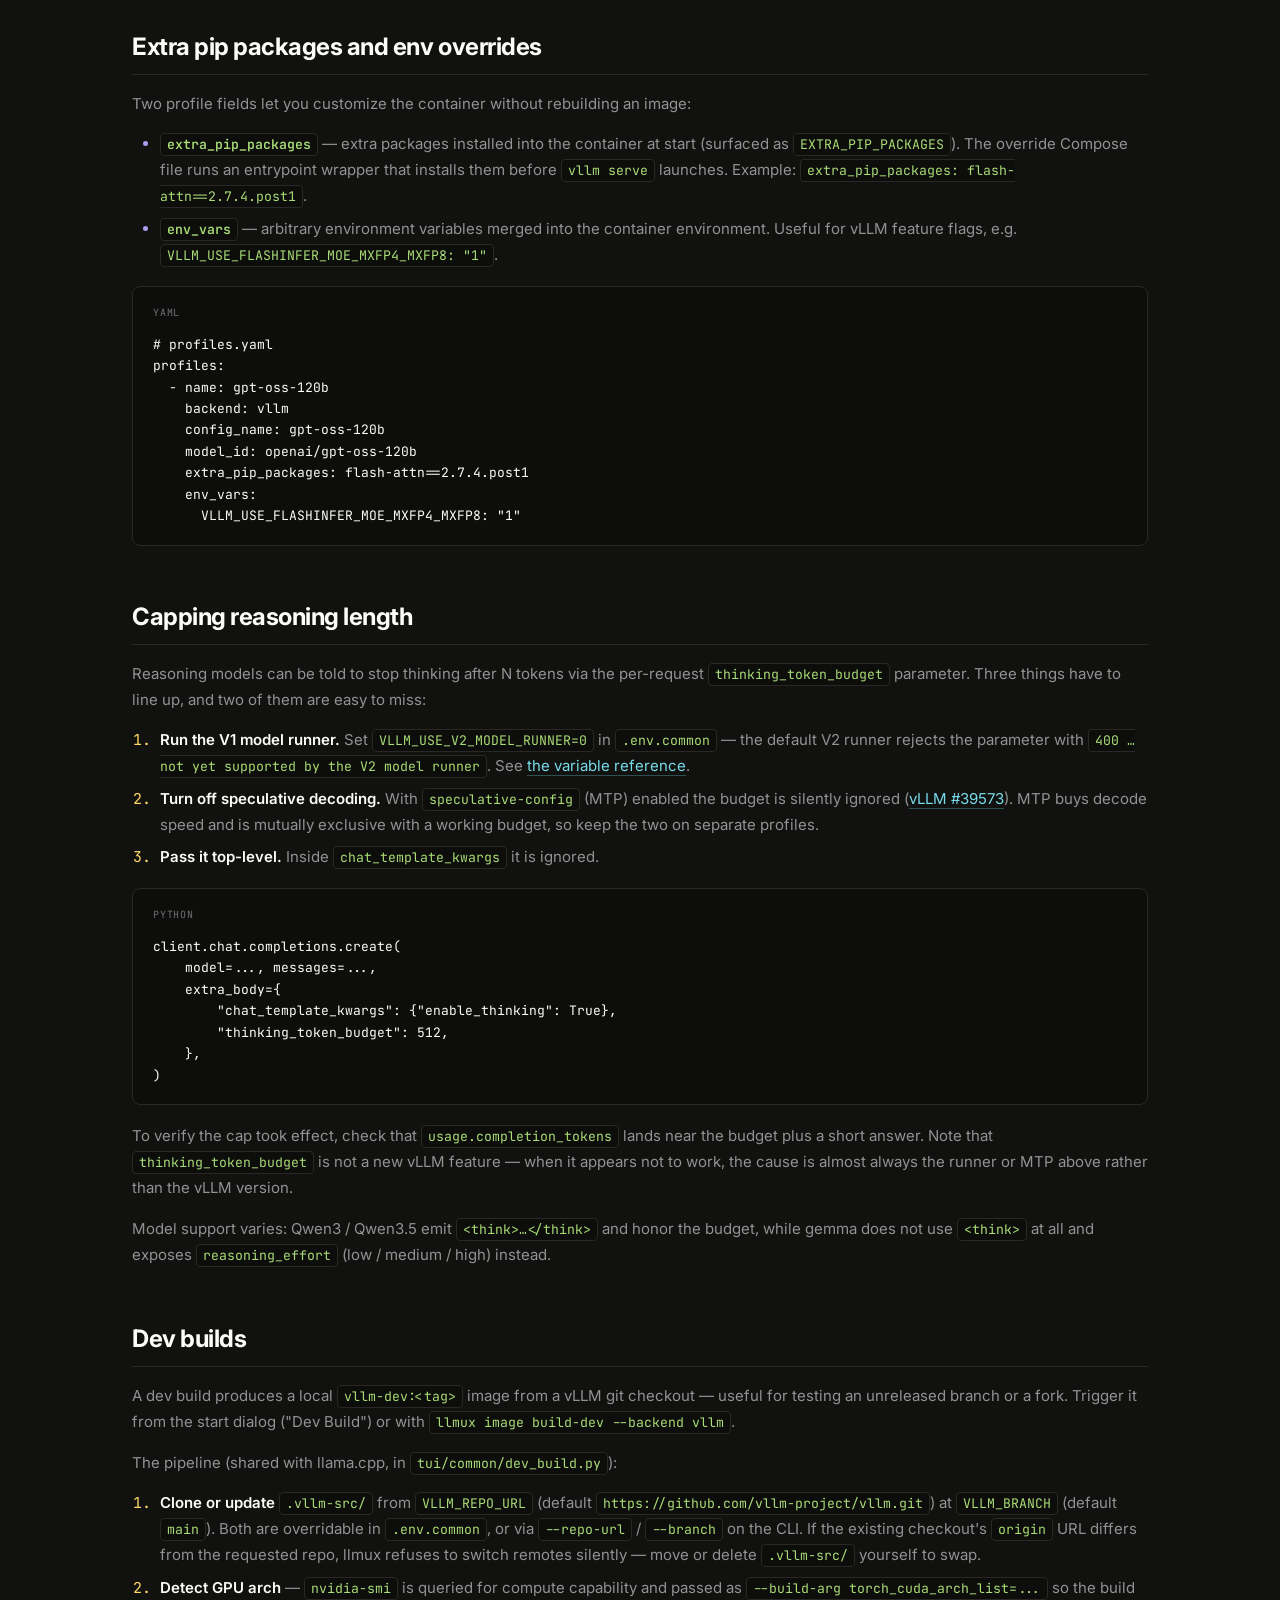
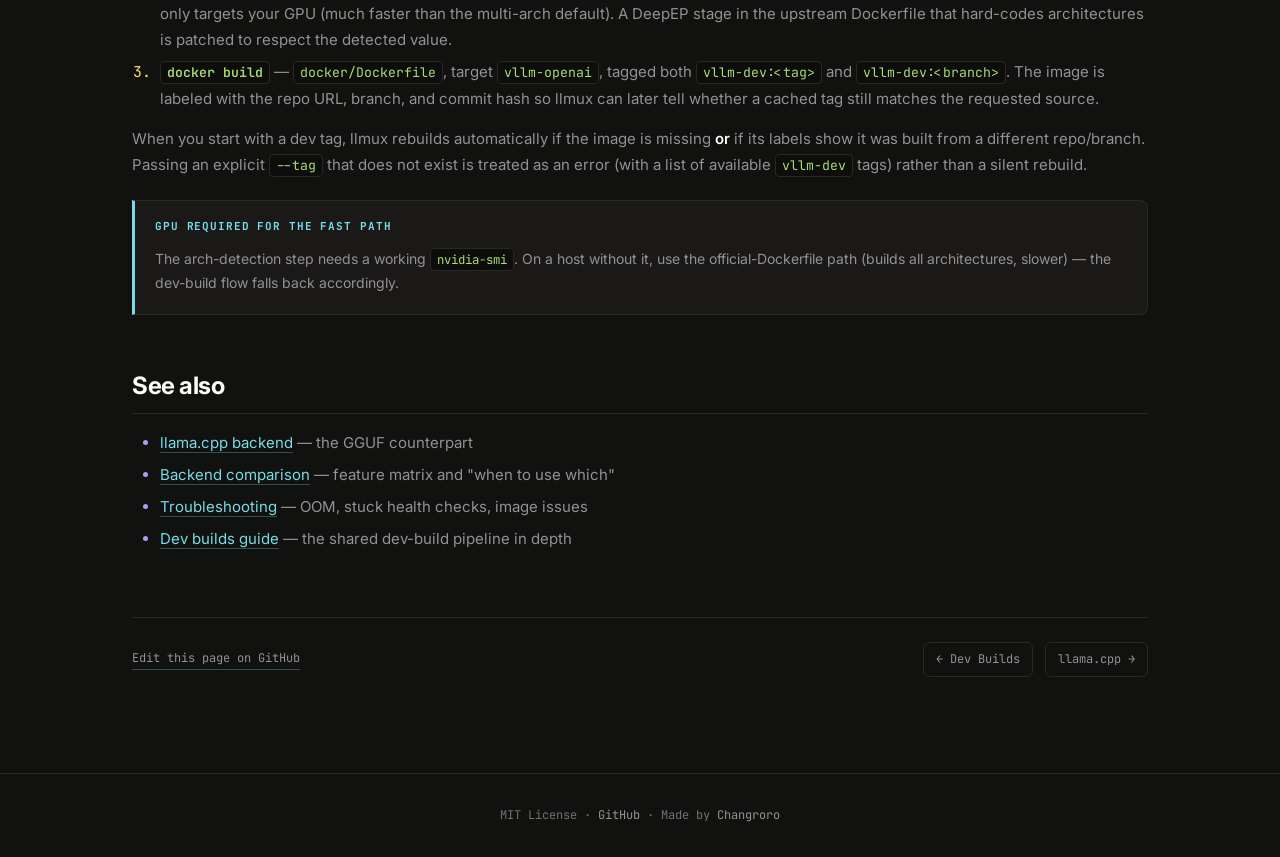
<file: docs/backends/vllm.html>
<!DOCTYPE html>
<html lang="en">
<head>
  <meta charset="UTF-8" />
  <meta name="viewport" content="width=device-width, initial-scale=1.0" />
  <title>vLLM Backend &middot; llmux</title>
  <meta name="description" content="How the vLLM backend in llmux works — start pipeline, image sources, tensor parallelism, LoRA, dev builds." />
  <link rel="preconnect" href="https://fonts.googleapis.com" />
  <link rel="preconnect" href="https://fonts.gstatic.com" crossorigin />
  <link href="https://fonts.googleapis.com/css2?family=JetBrains+Mono:wght@400;500;700&family=Inter:wght@400;500;600;700&display=swap" rel="stylesheet" />
  <link rel="stylesheet" href="../assets/css/style.css" />
</head>
<body>

<!-- NAV -->
<nav class="top">
  <div class="nav-inner">
    <a href="../index.html" class="nav-brand">llm<span class="brand-accent">ux</span></a>
    <div class="nav-links">
      <span class="nav-links-desktop">
        <a href="../getting-started/installation.html">Getting Started</a>
        <a href="../guide/profiles.html">Guide</a>
        <a href="vllm.html" class="active">Backends</a>
        <a href="../reference/cli.html">Reference</a>
        <a href="../troubleshooting.html">Troubleshooting</a>
      </span>
      <a href="https://github.com/Changroro/llmux" class="nav-github" target="_blank">
        <svg viewBox="0 0 16 16"><path d="M8 0C3.58 0 0 3.58 0 8c0 3.54 2.29 6.53 5.47 7.59.4.07.55-.17.55-.38 0-.19-.01-.82-.01-1.49-2.01.37-2.53-.49-2.69-.94-.09-.23-.48-.94-.82-1.13-.28-.15-.68-.52-.01-.53.63-.01 1.08.58 1.23.82.72 1.21 1.87.87 2.33.66.07-.52.28-.87.51-1.07-1.78-.2-3.64-.89-3.64-3.95 0-.87.31-1.59.82-2.15-.08-.2-.36-1.02.08-2.12 0 0 .67-.21 2.2.82.64-.18 1.32-.27 2-.27.68 0 1.36.09 2 .27 1.53-1.04 2.2-.82 2.2-.82.44 1.1.16 1.92.08 2.12.51.56.82 1.27.82 2.15 0 3.07-1.87 3.75-3.65 3.95.29.25.54.73.54 1.48 0 1.07-.01 1.93-.01 2.2 0 .21.15.46.55.38A8.013 8.013 0 0016 8c0-4.42-3.58-8-8-8z"/></svg>
        <span class="nav-github-stars">GitHub</span>
      </a>
    </div>
  </div>
</nav>

<div class="docs-wrap">

  <!-- SECTION NAV -->
  <div class="section-nav">
    <span class="crumb">Backends</span>
    <a href="vllm.html" class="active">vLLM</a>
    <a href="llamacpp.html">llama.cpp</a>
    <a href="comparison.html">Comparison</a>
  </div>

  <article class="docs-content">

    <div class="docs-header">
      <h1>vLLM Backend</h1>
      <p class="lede">
        The vLLM backend serves <strong>Hugging Face Transformers models</strong> for high-throughput inference. It is the right choice when you want to run a model directly from its HF repo (safetensors weights), need tensor parallelism across multiple GPUs, or want to attach LoRA adapters at serve time.
      </p>
      <p>
        llmux never installs vLLM on your host — every profile runs in an official <code>vllm/vllm-openai</code> container image (or one you built from source). llmux only renders the Compose files, resolves the image tag, streams logs, and verifies the result.
      </p>
    </div>

    <h2 id="how-a-vllm-profile-starts">How a vLLM profile starts</h2>
    <p>When you start a vLLM profile, llmux runs a fixed pipeline before and after <code>docker compose up</code>:</p>
    <ol>
      <li><strong>Port conflict check</strong> — refuses to start if the profile's port is already held by another container or a local process.</li>
      <li><strong><code>.env.common</code> validation</strong> — <code>HF_CACHE_PATH</code> must be set and absolute. If the profile has LoRA enabled, <code>LORA_BASE_PATH</code> must also be set and absolute.</li>
      <li><strong>Config validation</strong> — the linked <code>config/vllm/&lt;name&gt;.yaml</code> must exist and point at a real model. If none is linked, llmux auto-links a default config named after the profile and generates a stub.</li>
      <li><strong>GPU overlap warning</strong> — if any other <em>running</em> container (vLLM or llama.cpp) uses an intersecting <code>gpu_id</code>, llmux warns but continues.</li>
      <li><strong>Image resolution</strong> — the selected image source is resolved to a concrete tag (see <a href="#image-sources">Image sources</a>).</li>
      <li><strong><code>docker compose up -d</code></strong> — Compose files are merged and the container starts detached.</li>
      <li><strong>Post-start validation</strong> — llmux polls <code>docker inspect</code>; if the container exits or goes unhealthy during startup (for example a GPU OOM during engine init), it surfaces the last log lines as an error instead of reporting a false success. It then waits for <code>/v1/models</code> to return a served model id.</li>
      <li><strong>Version verification</strong> — for versioned tags, llmux execs into the container (<code>import vllm; print(vllm.__version__)</code>) and warns if the running version does not match the tag you picked.</li>
    </ol>

    <h2 id="container-shape">Container shape</h2>
    <p>The base service is defined in <code>compose/vllm/docker-compose.yaml</code>:</p>
    <pre data-lang="yaml"><code>services:
  vllm:
    image: ${VLLM_IMAGE:-vllm/vllm-openai:${VLLM_VERSION}}
    container_name: ${CONTAINER_NAME}
    runtime: nvidia
    volumes:
      - ${HF_CACHE_PATH}:/root/.cache/huggingface
      - ./config/vllm:/config/:ro
    ports:
      - "127.0.0.1:${VLLM_PORT}:8000"
    environment:
      - HUGGING_FACE_HUB_TOKEN=${HF_TOKEN}
      - NVIDIA_VISIBLE_DEVICES=${GPU_ID}
      - VLLM_ENABLE_V1_MULTIPROCESSING=0
      - VLLM_WORKER_MULTIPROC_METHOD=spawn
      - VLLM_DISABLE_COMPILE_CACHE=1
    shm_size: "16g"
    command: --config /config/${CONFIG_NAME}.yaml --tensor-parallel-size=${TENSOR_PARALLEL_SIZE} ${LORA_OPTIONS:-}</code></pre>
    <p>Key points:</p>
    <ul>
      <li><strong><code>runtime: nvidia</code> + <code>NVIDIA_VISIBLE_DEVICES</code></strong> — the profile's <code>gpu_id</code> is passed straight through. A value of <code>"0,1"</code> exposes both GPUs to the container, which is what makes multi-GPU tensor parallelism work. llama.cpp uses the same passthrough mechanism and applies its own split policy.</li>
      <li><strong><code>${VLLM_IMAGE:-...}</code></strong> — a per-profile <code>image_tag</code> overrides the default. UI choices (Local Latest / Official / Nightly / Dev / Custom Tag) take precedence; if none is given, <code>VLLM_IMAGE</code> from the profile pin is used; otherwise the base falls back to <code>vllm/vllm-openai:${VLLM_VERSION}</code>.</li>
      <li><strong><code>--config /config/&lt;name&gt;.yaml</code></strong> — your <code>config/vllm/&lt;name&gt;.yaml</code> is mounted read-only into the container and passed to <code>vllm serve</code> as its config file. Every key in that YAML maps 1:1 to a <code>vllm serve</code> CLI flag.</li>
      <li><strong><code>--tensor-parallel-size</code></strong> — injected from the profile, not the config.</li>
      <li><strong><code>trust-remote-code</code></strong> — controlled by the profile config like any other vLLM flag; it can be enabled or explicitly disabled.</li>
      <li><strong><code>shm_size: "16g"</code></strong> — required headroom for vLLM's multiprocessing workers.</li>
    </ul>
    <div class="admonition note">
      <p class="admonition-title">Config vs. profile</p>
      <p>The <strong>profile</strong> (<code>profiles.yaml</code>) holds launcher-level settings: port, <code>gpu_id</code>, <code>tensor_parallel_size</code>, LoRA toggles, extra pip packages, env overrides, optional <code>image_tag</code>. The <strong>config</strong> (<code>config/vllm/&lt;name&gt;.yaml</code>) holds per-model engine flags passed to <code>vllm serve</code>. See the example at <code>config/vllm/example.yaml</code>.</p>
    </div>

    <p>A minimal config:</p>
    <pre data-lang="yaml"><code># config/vllm/qwen3-8b.yaml
model: Qwen/Qwen3-8B            # HF repo id or local path
gpu-memory-utilization: 0.90   # fraction of each GPU's VRAM vLLM may use
max-model-len: 32768           # context length
# tensor-parallel-size: 2      # set on the profile instead</code></pre>

    <h2 id="image-sources">Image sources</h2>
    <p>The start dialog offers five ways to choose the image. llmux deliberately <strong>refuses the <code>:latest</code> alias</strong> — it is a moving target whose contents change without the tag name changing, so "what version is actually running" becomes unknowable. Stable picks always resolve to an explicit semver tag first.</p>

    <div class="tabs">
      <div class="tab-bar">
        <button class="active" onclick="switchTab(this, 'tab-local')">Local Latest</button>
        <button onclick="switchTab(this, 'tab-official')">Official Release</button>
        <button onclick="switchTab(this, 'tab-nightly')">Nightly</button>
        <button onclick="switchTab(this, 'tab-dev')">Dev Build</button>
        <button onclick="switchTab(this, 'tab-custom')">Custom Tag</button>
      </div>
      <div class="tab-panel active" id="tab-local">
        <p>The highest <code>vX.Y.Z</code> tag you already have locally. Only semver-style tags are considered — <code>latest</code> and <code>nightly</code> are skipped because they do not self-describe. <strong>No pull happens</strong>; if you have no versioned tag locally, the picker shows "no images" and the start is refused with a hint to <code>docker pull vllm/vllm-openai:&lt;version&gt;</code>.</p>
      </div>
      <div class="tab-panel" id="tab-official">
        <p>Docker Hub's current stable release, resolved to its explicit version (e.g. <code>v0.21.0</code>). Pulled with <code>--pull always</code> on that exact version tag — never the bare <code>:latest</code> alias.</p>
      </div>
      <div class="tab-panel" id="tab-nightly">
        <p><code>vllm/vllm-openai:nightly</code>. Pulled with <code>--pull always</code> every time — <code>nightly</code> is an intentionally rolling target with no versioned alternative, so llmux always wants the freshest copy.</p>
      </div>
      <div class="tab-panel" id="tab-dev">
        <p>A local <code>vllm-dev:&lt;tag&gt;</code> image built from a vLLM git checkout. If the image is missing — or its repo/branch labels do not match the requested repo/branch — llmux builds it first, then starts. See <a href="#dev-builds">Dev builds</a> below.</p>
      </div>
      <div class="tab-panel" id="tab-custom">
        <p>Any tag you type, <strong>except <code>latest</code></strong> (rejected). Uses default Compose pull behavior — no forced <code>--pull</code>.</p>
      </div>
    </div>

    <div class="admonition tip">
      <p class="admonition-title">Rule of thumb</p>
      <p>If you ever pull by hand, pull an explicit version: <code>docker pull vllm/vllm-openai:v0.21.0</code>. Never <code>docker pull vllm/vllm-openai</code> or <code>:latest</code>.</p>
    </div>

    <h3 id="per-profile-image-pinning">Per-profile image pinning</h3>
    <p>You can lock a profile to a specific image — useful for "this profile uses my custom build, that profile uses the official release":</p>
    <pre data-lang="yaml"><code># profiles.yaml
profiles:
  - name: qwen3-8b
    backend: vllm
    model_id: Qwen/Qwen3-8B
    image_tag: vllm-dev:my-feature   # or "vllm/vllm-openai:v0.21.0", or any registry tag</code></pre>
    <p>Precedence at start time:</p>
    <ol>
      <li>An explicit UI / CLI selection (<code>--dev</code>, <code>--tag</code>) wins.</li>
      <li>Otherwise <code>profile.image_tag</code> is used (rendered as <code>VLLM_IMAGE</code> in the runtime env).</li>
      <li>Otherwise the version-tag default fires (Local Latest).</li>
    </ol>
    <p>Set or clear via the CLI: <code>llmux profile edit &lt;name&gt; --image-tag vllm-dev:my-feature</code>, then <code>--image-tag ""</code> to unset.</p>

    <h3 id="version-verification">Version verification</h3>
    <p>After a versioned-tag start, llmux execs into the running container and reads <code>vllm.__version__</code>. If the reported version does not match the tag you picked, it prints a warning in the log panel — the tag may have been retagged by hand or pulled at a different time. Verification failures are warnings, not errors; they never block the container.</p>

    <h2 id="tensor-parallelism">Tensor parallelism (multi-GPU)</h2>
    <p>Set the profile's <code>gpu_id</code> to a comma-separated list and its <code>tensor_parallel_size</code> to match:</p>
    <pre data-lang="yaml"><code># profiles.yaml
profiles:
  - name: qwen3-32b-tp2
    backend: vllm
    config_name: qwen3-32b
    model_id: Qwen/Qwen3-32B
    gpu_id: "0,1"
    tensor_parallel_size: 2</code></pre>
    <p><code>gpu_id: "0,1"</code> becomes <code>NVIDIA_VISIBLE_DEVICES=0,1</code> inside the container, and <code>tensor_parallel_size: 2</code> is injected as <code>--tensor-parallel-size=2</code>. The cross-backend conflict gate also understands comma-separated GPU sets, so overlap with another running profile is detected before start.</p>

    <h2 id="lora-adapters">LoRA adapters</h2>
    <p>vLLM can serve LoRA adapters alongside the base model. Enable it on the profile:</p>
    <pre data-lang="yaml"><code># profiles.yaml
profiles:
  - name: qwen3-8b-lora
    backend: vllm
    config_name: qwen3-8b
    model_id: Qwen/Qwen3-8B
    enable_lora: true
    max_loras: 4
    max_lora_rank: 64
    lora_modules: "sql-adapter=/app/lora/sql,chat-adapter=/app/lora/chat"</code></pre>
    <p>When <code>enable_lora</code> is <code>true</code>, llmux:</p>
    <ul>
      <li>Requires <code>LORA_BASE_PATH</code> to be set and absolute in <code>.env.common</code>.</li>
      <li>Layers <code>compose/vllm/docker-compose.lora.yaml</code>, which bind-mounts <code>${LORA_BASE_PATH}</code> into the container as <code>/app/lora:ro</code>.</li>
      <li>Builds the <code>${LORA_OPTIONS}</code> string appended to the <code>vllm serve</code> command: <code>--enable-lora</code>, plus <code>--max-loras</code>, <code>--max-lora-rank</code>, and <code>--lora-modules</code> when those fields are set. Commas in <code>lora_modules</code> are split into separate arguments.</li>
    </ul>
    <div class="admonition warning">
      <p class="admonition-title">Adapters must live under LORA_BASE_PATH</p>
      <p><code>lora_modules</code> paths are resolved inside the container, where <code>LORA_BASE_PATH</code> is mounted at <code>/app/lora</code>. Point each adapter at <code>/app/lora/&lt;subdir&gt;</code>.</p>
    </div>

    <h2 id="extra-pip-packages">Extra pip packages and env overrides</h2>
    <p>Two profile fields let you customize the container without rebuilding an image:</p>
    <ul>
      <li><strong><code>extra_pip_packages</code></strong> — extra packages installed into the container at start (surfaced as <code>EXTRA_PIP_PACKAGES</code>). The override Compose file runs an entrypoint wrapper that installs them before <code>vllm serve</code> launches. Example: <code>extra_pip_packages: flash-attn==2.7.4.post1</code>.</li>
      <li><strong><code>env_vars</code></strong> — arbitrary environment variables merged into the container environment. Useful for vLLM feature flags, e.g. <code>VLLM_USE_FLASHINFER_MOE_MXFP4_MXFP8: "1"</code>.</li>
    </ul>
    <pre data-lang="yaml"><code># profiles.yaml
profiles:
  - name: gpt-oss-120b
    backend: vllm
    config_name: gpt-oss-120b
    model_id: openai/gpt-oss-120b
    extra_pip_packages: flash-attn==2.7.4.post1
    env_vars:
      VLLM_USE_FLASHINFER_MOE_MXFP4_MXFP8: "1"</code></pre>

    <h2 id="thinking-token-budget">Capping reasoning length</h2>
    <p>Reasoning models can be told to stop thinking after N tokens via the per-request <code>thinking_token_budget</code> parameter. Three things have to line up, and two of them are easy to miss:</p>
    <ol>
      <li><strong>Run the V1 model runner.</strong> Set <code>VLLM_USE_V2_MODEL_RUNNER=0</code> in <code>.env.common</code> &mdash; the default V2 runner rejects the parameter with <code>400 … not yet supported by the V2 model runner</code>. See <a href="../reference/env-common.html#vllm-use-v2-model-runner">the variable reference</a>.</li>
      <li><strong>Turn off speculative decoding.</strong> With <code>speculative-config</code> (MTP) enabled the budget is silently ignored (<a href="https://github.com/vllm-project/vllm/issues/39573" target="_blank">vLLM #39573</a>). MTP buys decode speed and is mutually exclusive with a working budget, so keep the two on separate profiles.</li>
      <li><strong>Pass it top-level.</strong> Inside <code>chat_template_kwargs</code> it is ignored.</li>
    </ol>
    <pre data-lang="python"><code>client.chat.completions.create(
    model=..., messages=...,
    extra_body={
        "chat_template_kwargs": {"enable_thinking": True},
        "thinking_token_budget": 512,
    },
)</code></pre>
    <p>To verify the cap took effect, check that <code>usage.completion_tokens</code> lands near the budget plus a short answer. Note that <code>thinking_token_budget</code> is not a new vLLM feature &mdash; when it appears not to work, the cause is almost always the runner or MTP above rather than the vLLM version.</p>
    <p>Model support varies: Qwen3 / Qwen3.5 emit <code>&lt;think&gt;…&lt;/think&gt;</code> and honor the budget, while gemma does not use <code>&lt;think&gt;</code> at all and exposes <code>reasoning_effort</code> (low / medium / high) instead.</p>

    <h2 id="dev-builds">Dev builds</h2>
    <p>A dev build produces a local <code>vllm-dev:&lt;tag&gt;</code> image from a vLLM git checkout — useful for testing an unreleased branch or a fork. Trigger it from the start dialog ("Dev Build") or with <code>llmux image build-dev --backend vllm</code>.</p>
    <p>The pipeline (shared with llama.cpp, in <code>tui/common/dev_build.py</code>):</p>
    <ol>
      <li><strong>Clone or update</strong> <code>.vllm-src/</code> from <code>VLLM_REPO_URL</code> (default <code>https://github.com/vllm-project/vllm.git</code>) at <code>VLLM_BRANCH</code> (default <code>main</code>). Both are overridable in <code>.env.common</code>, or via <code>--repo-url</code> / <code>--branch</code> on the CLI. If the existing checkout's <code>origin</code> URL differs from the requested repo, llmux refuses to switch remotes silently — move or delete <code>.vllm-src/</code> yourself to swap.</li>
      <li><strong>Detect GPU arch</strong> — <code>nvidia-smi</code> is queried for compute capability and passed as <code>--build-arg torch_cuda_arch_list=...</code> so the build only targets your GPU (much faster than the multi-arch default). A DeepEP stage in the upstream Dockerfile that hard-codes architectures is patched to respect the detected value.</li>
      <li><strong><code>docker build</code></strong> — <code>docker/Dockerfile</code>, target <code>vllm-openai</code>, tagged both <code>vllm-dev:&lt;tag&gt;</code> and <code>vllm-dev:&lt;branch&gt;</code>. The image is labeled with the repo URL, branch, and commit hash so llmux can later tell whether a cached tag still matches the requested source.</li>
    </ol>
    <p>When you start with a dev tag, llmux rebuilds automatically if the image is missing <strong>or</strong> if its labels show it was built from a different repo/branch. Passing an explicit <code>--tag</code> that does not exist is treated as an error (with a list of available <code>vllm-dev</code> tags) rather than a silent rebuild.</p>
    <div class="admonition note">
      <p class="admonition-title">GPU required for the fast path</p>
      <p>The arch-detection step needs a working <code>nvidia-smi</code>. On a host without it, use the official-Dockerfile path (builds all architectures, slower) — the dev-build flow falls back accordingly.</p>
    </div>

    <h2 id="see-also">See also</h2>
    <ul>
      <li><a href="llamacpp.html">llama.cpp backend</a> — the GGUF counterpart</li>
      <li><a href="comparison.html">Backend comparison</a> — feature matrix and "when to use which"</li>
      <li><a href="../troubleshooting.html">Troubleshooting</a> — OOM, stuck health checks, image issues</li>
      <li><a href="../guide/dev-build.html">Dev builds guide</a> — the shared dev-build pipeline in depth</li>
    </ul>

    <div class="docs-footer">
      <a class="edit-link" href="https://github.com/Changroro/llmux/edit/main/docs/backends/vllm.html" target="_blank">Edit this page on GitHub</a>
      <div class="prev-next">
        <a href="../guide/dev-build.html">&larr; Dev Builds</a>
        <a href="llamacpp.html">llama.cpp &rarr;</a>
      </div>
    </div>

  </article>
</div>

<!-- FOOTER -->
<footer>
  <div class="page-wrap">
    <p>
      MIT License &middot;
      <a href="https://github.com/Changroro/llmux">GitHub</a> &middot;
      Made by <a href="https://github.com/Changroro">Changroro</a>
    </p>
  </div>
</footer>

<script>
function switchTab(btn, panelId) {
  const tabs = btn.closest('.tabs');
  tabs.querySelectorAll('.tab-bar button').forEach(b => b.classList.remove('active'));
  tabs.querySelectorAll('.tab-panel').forEach(p => p.classList.remove('active'));
  btn.classList.add('active');
  document.getElementById(panelId).classList.add('active');
}
</script>

</body>
</html>
</file>
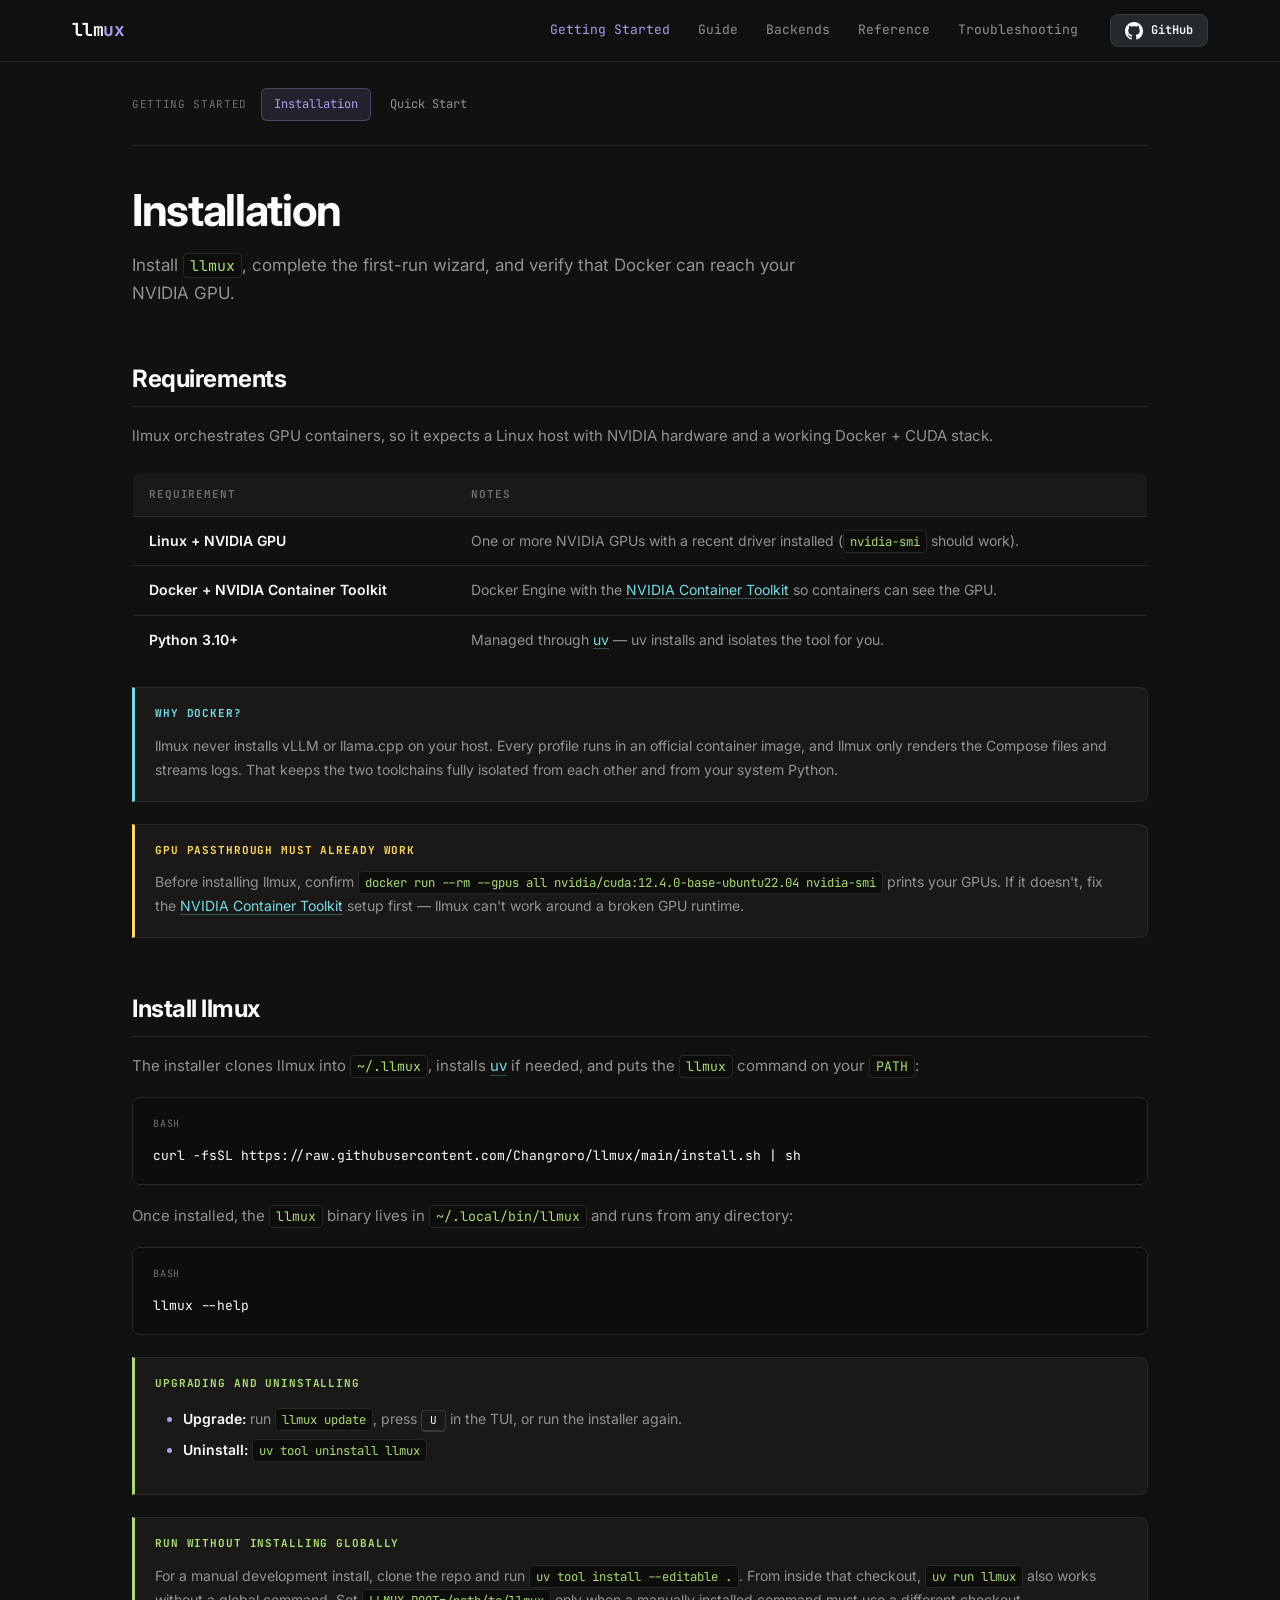
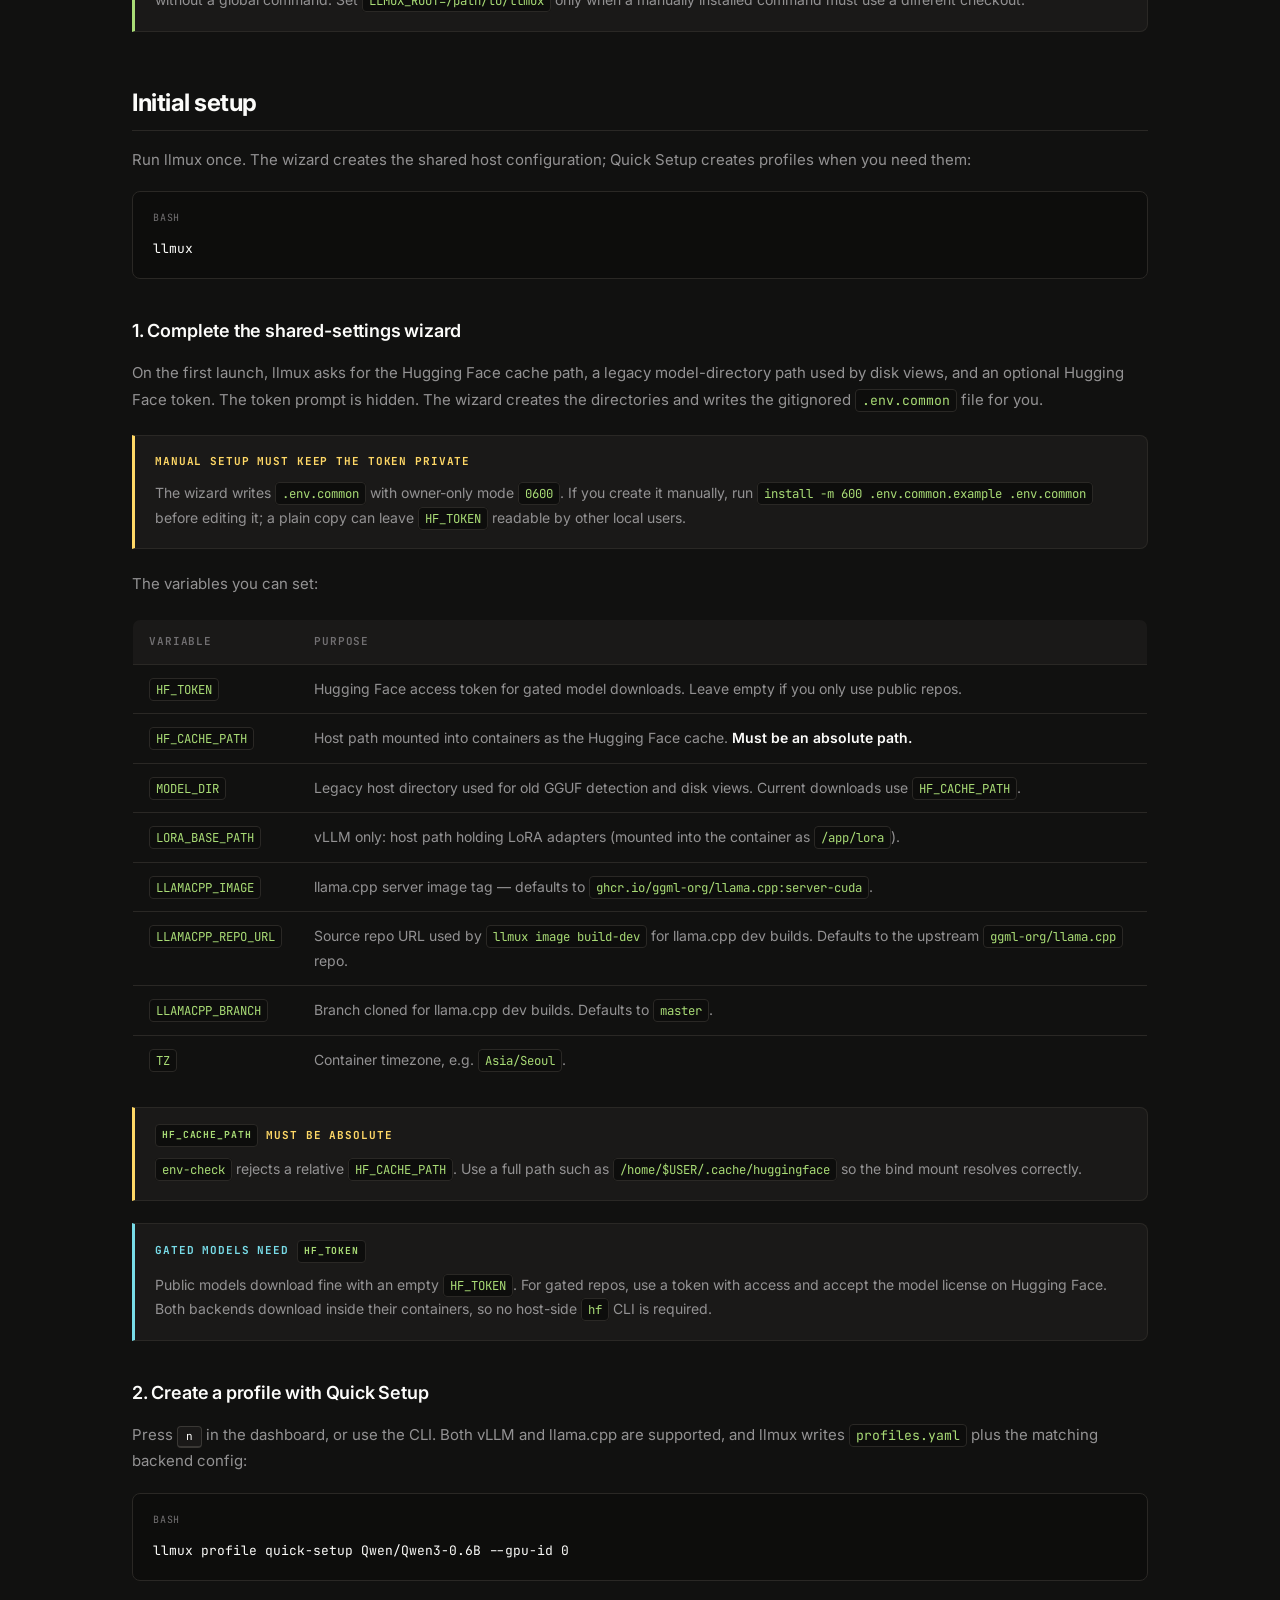
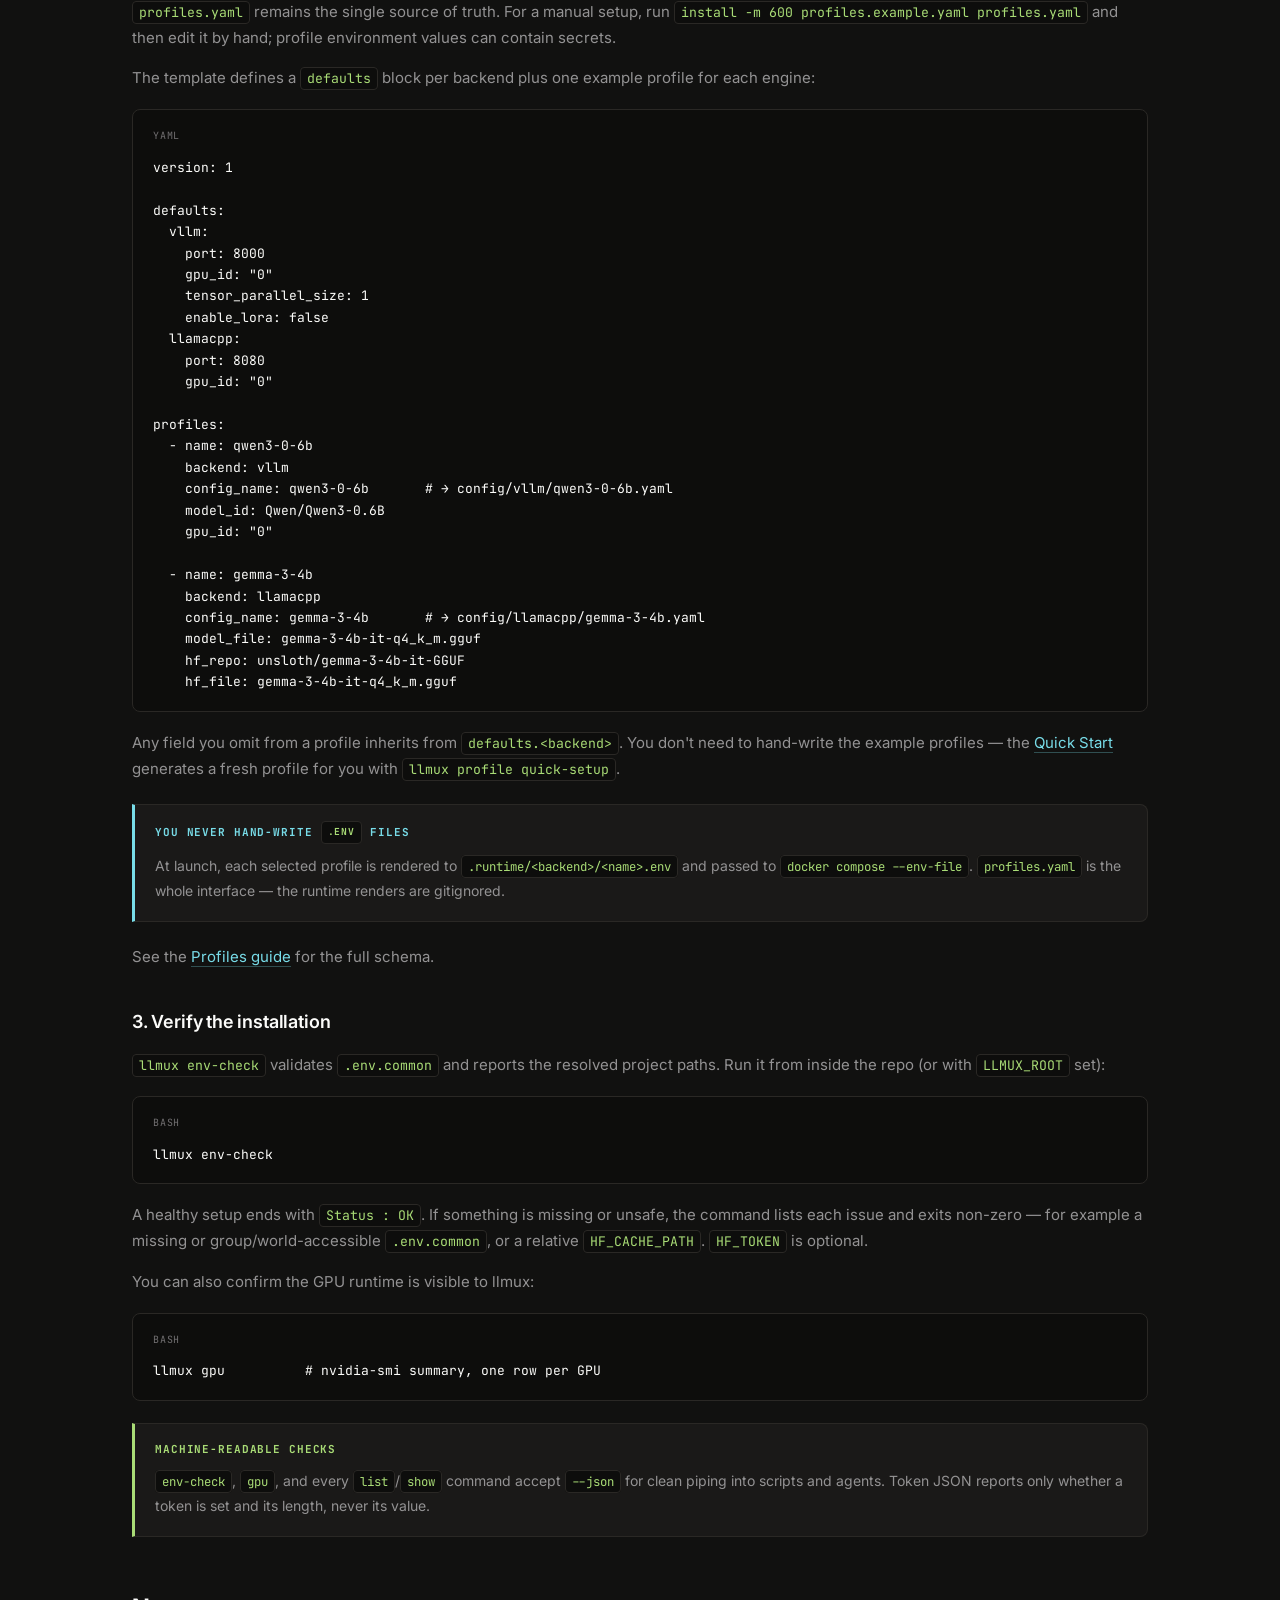
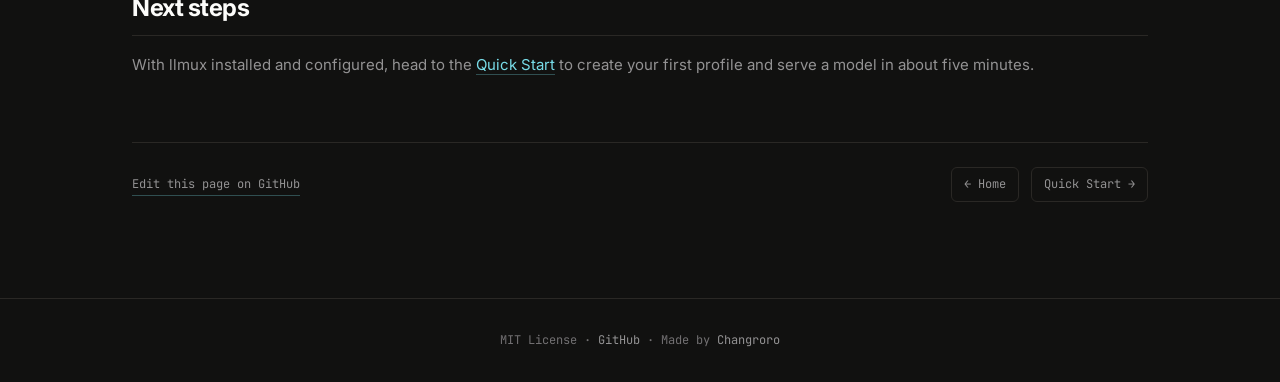
<file: docs/getting-started/installation.html>
<!DOCTYPE html>
<html lang="en">
<head>
  <meta charset="UTF-8" />
  <meta name="viewport" content="width=device-width, initial-scale=1.0" />
  <title>Installation &middot; llmux</title>
  <meta name="description" content="Install llmux with one command, complete the first-run wizard, and verify Docker GPU access." />
  <link rel="preconnect" href="https://fonts.googleapis.com" />
  <link rel="preconnect" href="https://fonts.gstatic.com" crossorigin />
  <link href="https://fonts.googleapis.com/css2?family=JetBrains+Mono:wght@400;500;700&family=Inter:wght@400;500;600;700&display=swap" rel="stylesheet" />
  <link rel="stylesheet" href="../assets/css/style.css" />
</head>
<body>

<!-- NAV -->
<nav class="top">
  <div class="nav-inner">
    <a href="../index.html" class="nav-brand">llm<span class="brand-accent">ux</span></a>
    <div class="nav-links">
      <span class="nav-links-desktop">
        <a href="../getting-started/installation.html" class="active">Getting Started</a>
        <a href="../guide/profiles.html">Guide</a>
        <a href="../backends/vllm.html">Backends</a>
        <a href="../reference/cli.html">Reference</a>
        <a href="../troubleshooting.html">Troubleshooting</a>
      </span>
      <a href="https://github.com/Changroro/llmux" class="nav-github" target="_blank">
        <svg viewBox="0 0 16 16"><path d="M8 0C3.58 0 0 3.58 0 8c0 3.54 2.29 6.53 5.47 7.59.4.07.55-.17.55-.38 0-.19-.01-.82-.01-1.49-2.01.37-2.53-.49-2.69-.94-.09-.23-.48-.94-.82-1.13-.28-.15-.68-.52-.01-.53.63-.01 1.08.58 1.23.82.72 1.21 1.87.87 2.33.66.07-.52.28-.87.51-1.07-1.78-.2-3.64-.89-3.64-3.95 0-.87.31-1.59.82-2.15-.08-.2-.36-1.02.08-2.12 0 0 .67-.21 2.2.82.64-.18 1.32-.27 2-.27.68 0 1.36.09 2 .27 1.53-1.04 2.2-.82 2.2-.82.44 1.1.16 1.92.08 2.12.51.56.82 1.27.82 2.15 0 3.07-1.87 3.75-3.65 3.95.29.25.54.73.54 1.48 0 1.07-.01 1.93-.01 2.2 0 .21.15.46.55.38A8.013 8.013 0 0016 8c0-4.42-3.58-8-8-8z"/></svg>
        <span class="nav-github-stars">GitHub</span>
      </a>
    </div>
  </div>
</nav>

<div class="docs-wrap">

  <!-- SECTION NAV -->
  <div class="section-nav">
    <span class="crumb">Getting Started</span>
    <a href="installation.html" class="active">Installation</a>
    <a href="quickstart.html">Quick Start</a>
  </div>

  <article class="docs-content">

    <div class="docs-header">
      <h1>Installation</h1>
      <p class="lede">
        Install <code>llmux</code>, complete the first-run wizard, and verify that Docker can reach your NVIDIA GPU.
      </p>
    </div>

    <h2 id="requirements">Requirements</h2>
    <p>llmux orchestrates GPU containers, so it expects a Linux host with NVIDIA hardware and a working Docker + CUDA stack.</p>
    <table>
      <thead>
        <tr><th>Requirement</th><th>Notes</th></tr>
      </thead>
      <tbody>
        <tr><td><strong>Linux + NVIDIA GPU</strong></td><td>One or more NVIDIA GPUs with a recent driver installed (<code>nvidia-smi</code> should work).</td></tr>
        <tr><td><strong>Docker + NVIDIA Container Toolkit</strong></td><td>Docker Engine with the <a href="https://docs.nvidia.com/datacenter/cloud-native/container-toolkit/install-guide.html">NVIDIA Container Toolkit</a> so containers can see the GPU.</td></tr>
        <tr><td><strong>Python 3.10+</strong></td><td>Managed through <a href="https://docs.astral.sh/uv/">uv</a> — uv installs and isolates the tool for you.</td></tr>
      </tbody>
    </table>

    <div class="admonition note">
      <p class="admonition-title">Why Docker?</p>
      <p>llmux never installs vLLM or llama.cpp on your host. Every profile runs in an official container image, and llmux only renders the Compose files and streams logs. That keeps the two toolchains fully isolated from each other and from your system Python.</p>
    </div>

    <div class="admonition warning">
      <p class="admonition-title">GPU passthrough must already work</p>
      <p>Before installing llmux, confirm <code>docker run --rm --gpus all nvidia/cuda:12.4.0-base-ubuntu22.04 nvidia-smi</code> prints your GPUs. If it doesn't, fix the <a href="https://docs.nvidia.com/datacenter/cloud-native/container-toolkit/install-guide.html">NVIDIA Container Toolkit</a> setup first — llmux can't work around a broken GPU runtime.</p>
    </div>

    <h2 id="install-llmux">Install llmux</h2>
    <p>The installer clones llmux into <code>~/.llmux</code>, installs <a href="https://docs.astral.sh/uv/">uv</a> if needed, and puts the <code>llmux</code> command on your <code>PATH</code>:</p>
    <pre data-lang="bash"><code>curl -fsSL https://raw.githubusercontent.com/Changroro/llmux/main/install.sh | sh</code></pre>

    <p>Once installed, the <code>llmux</code> binary lives in <code>~/.local/bin/llmux</code> and runs from any directory:</p>
    <pre data-lang="bash"><code>llmux --help</code></pre>

    <div class="admonition tip">
      <p class="admonition-title">Upgrading and uninstalling</p>
      <ul>
        <li><strong>Upgrade:</strong> run <code>llmux update</code>, press <kbd>U</kbd> in the TUI, or run the installer again.</li>
        <li><strong>Uninstall:</strong> <code>uv tool uninstall llmux</code></li>
      </ul>
    </div>

    <div class="admonition tip">
      <p class="admonition-title">Run without installing globally</p>
      <p>For a manual development install, clone the repo and run <code>uv tool install --editable .</code>. From inside that checkout, <code>uv run llmux</code> also works without a global command. Set <code>LLMUX_ROOT=/path/to/llmux</code> only when a manually installed command must use a different checkout.</p>
    </div>

    <h2 id="initial-setup">Initial setup</h2>
    <p>Run llmux once. The wizard creates the shared host configuration; Quick Setup creates profiles when you need them:</p>
    <pre data-lang="bash"><code>llmux</code></pre>

    <h3 id="1-create-and-edit-env-common">1. Complete the shared-settings wizard</h3>
    <p>On the first launch, llmux asks for the Hugging Face cache path, a legacy model-directory path used by disk views, and an optional Hugging Face token. The token prompt is hidden. The wizard creates the directories and writes the gitignored <code>.env.common</code> file for you.</p>

    <div class="admonition warning">
      <p class="admonition-title">Manual setup must keep the token private</p>
      <p>The wizard writes <code>.env.common</code> with owner-only mode <code>0600</code>. If you create it manually, run <code>install -m 600 .env.common.example .env.common</code> before editing it; a plain copy can leave <code>HF_TOKEN</code> readable by other local users.</p>
    </div>

    <p>The variables you can set:</p>
    <table>
      <thead>
        <tr><th>Variable</th><th>Purpose</th></tr>
      </thead>
      <tbody>
        <tr><td><code>HF_TOKEN</code></td><td>Hugging Face access token for gated model downloads. Leave empty if you only use public repos.</td></tr>
        <tr><td><code>HF_CACHE_PATH</code></td><td>Host path mounted into containers as the Hugging Face cache. <strong>Must be an absolute path.</strong></td></tr>
        <tr><td><code>MODEL_DIR</code></td><td>Legacy host directory used for old GGUF detection and disk views. Current downloads use <code>HF_CACHE_PATH</code>.</td></tr>
        <tr><td><code>LORA_BASE_PATH</code></td><td>vLLM only: host path holding LoRA adapters (mounted into the container as <code>/app/lora</code>).</td></tr>
        <tr><td><code>LLAMACPP_IMAGE</code></td><td>llama.cpp server image tag — defaults to <code>ghcr.io/ggml-org/llama.cpp:server-cuda</code>.</td></tr>
        <tr><td><code>LLAMACPP_REPO_URL</code></td><td>Source repo URL used by <code>llmux image build-dev</code> for llama.cpp dev builds. Defaults to the upstream <code>ggml-org/llama.cpp</code> repo.</td></tr>
        <tr><td><code>LLAMACPP_BRANCH</code></td><td>Branch cloned for llama.cpp dev builds. Defaults to <code>master</code>.</td></tr>
        <tr><td><code>TZ</code></td><td>Container timezone, e.g. <code>Asia/Seoul</code>.</td></tr>
      </tbody>
    </table>

    <div class="admonition warning">
      <p class="admonition-title"><code>HF_CACHE_PATH</code> must be absolute</p>
      <p><code>env-check</code> rejects a relative <code>HF_CACHE_PATH</code>. Use a full path such as <code>/home/$USER/.cache/huggingface</code> so the bind mount resolves correctly.</p>
    </div>

    <div class="admonition note">
      <p class="admonition-title">Gated models need <code>HF_TOKEN</code></p>
      <p>Public models download fine with an empty <code>HF_TOKEN</code>. For gated repos, use a token with access and accept the model license on Hugging Face. Both backends download inside their containers, so no host-side <code>hf</code> CLI is required.</p>
    </div>

    <h3 id="2-prepare-profiles-yaml">2. Create a profile with Quick Setup</h3>
    <p>Press <kbd>n</kbd> in the dashboard, or use the CLI. Both vLLM and llama.cpp are supported, and llmux writes <code>profiles.yaml</code> plus the matching backend config:</p>
    <pre data-lang="bash"><code>llmux profile quick-setup Qwen/Qwen3-0.6B --gpu-id 0</code></pre>
    <p><code>profiles.yaml</code> remains the single source of truth. For a manual setup, run <code>install -m 600 profiles.example.yaml profiles.yaml</code> and then edit it by hand; profile environment values can contain secrets.</p>

    <p>The template defines a <code>defaults</code> block per backend plus one example profile for each engine:</p>
    <pre data-lang="yaml"><code>version: 1

defaults:
  vllm:
    port: 8000
    gpu_id: "0"
    tensor_parallel_size: 1
    enable_lora: false
  llamacpp:
    port: 8080
    gpu_id: "0"

profiles:
  - name: qwen3-0-6b
    backend: vllm
    config_name: qwen3-0-6b       # → config/vllm/qwen3-0-6b.yaml
    model_id: Qwen/Qwen3-0.6B
    gpu_id: "0"

  - name: gemma-3-4b
    backend: llamacpp
    config_name: gemma-3-4b       # → config/llamacpp/gemma-3-4b.yaml
    model_file: gemma-3-4b-it-q4_k_m.gguf
    hf_repo: unsloth/gemma-3-4b-it-GGUF
    hf_file: gemma-3-4b-it-q4_k_m.gguf</code></pre>

    <p>Any field you omit from a profile inherits from <code>defaults.&lt;backend&gt;</code>. You don't need to hand-write the example profiles — the <a href="quickstart.html">Quick Start</a> generates a fresh profile for you with <code>llmux profile quick-setup</code>.</p>

    <div class="admonition note">
      <p class="admonition-title">You never hand-write <code>.env</code> files</p>
      <p>At launch, each selected profile is rendered to <code>.runtime/&lt;backend&gt;/&lt;name&gt;.env</code> and passed to <code>docker compose --env-file</code>. <code>profiles.yaml</code> is the whole interface — the runtime renders are gitignored.</p>
    </div>

    <p>See the <a href="../guide/profiles.html">Profiles guide</a> for the full schema.</p>

    <h3 id="3-verify-the-installation">3. Verify the installation</h3>
    <p><code>llmux env-check</code> validates <code>.env.common</code> and reports the resolved project paths. Run it from inside the repo (or with <code>LLMUX_ROOT</code> set):</p>
    <pre data-lang="bash"><code>llmux env-check</code></pre>

    <p>A healthy setup ends with <code>Status       : OK</code>. If something is missing or unsafe, the command lists each issue and exits non-zero — for example a missing or group/world-accessible <code>.env.common</code>, or a relative <code>HF_CACHE_PATH</code>. <code>HF_TOKEN</code> is optional.</p>

    <p>You can also confirm the GPU runtime is visible to llmux:</p>
    <pre data-lang="bash"><code>llmux gpu          # nvidia-smi summary, one row per GPU</code></pre>

    <div class="admonition tip">
      <p class="admonition-title">Machine-readable checks</p>
      <p><code>env-check</code>, <code>gpu</code>, and every <code>list</code>/<code>show</code> command accept <code>--json</code> for clean piping into scripts and agents. Token JSON reports only whether a token is set and its length, never its value.</p>
    </div>

    <h2 id="next-steps">Next steps</h2>
    <p>With llmux installed and configured, head to the <a href="quickstart.html">Quick Start</a> to create your first profile and serve a model in about five minutes.</p>

    <div class="docs-footer">
      <a class="edit-link" href="https://github.com/Changroro/llmux/edit/main/docs/getting-started/installation.html" target="_blank">Edit this page on GitHub</a>
      <div class="prev-next">
        <a href="../index.html">&larr; Home</a>
        <a href="quickstart.html">Quick Start &rarr;</a>
      </div>
    </div>

  </article>
</div>

<!-- FOOTER -->
<footer>
  <div class="page-wrap">
    <p>
      MIT License &middot;
      <a href="https://github.com/Changroro/llmux">GitHub</a> &middot;
      Made by <a href="https://github.com/Changroro">Changroro</a>
    </p>
  </div>
</footer>

</body>
</html>
</file>
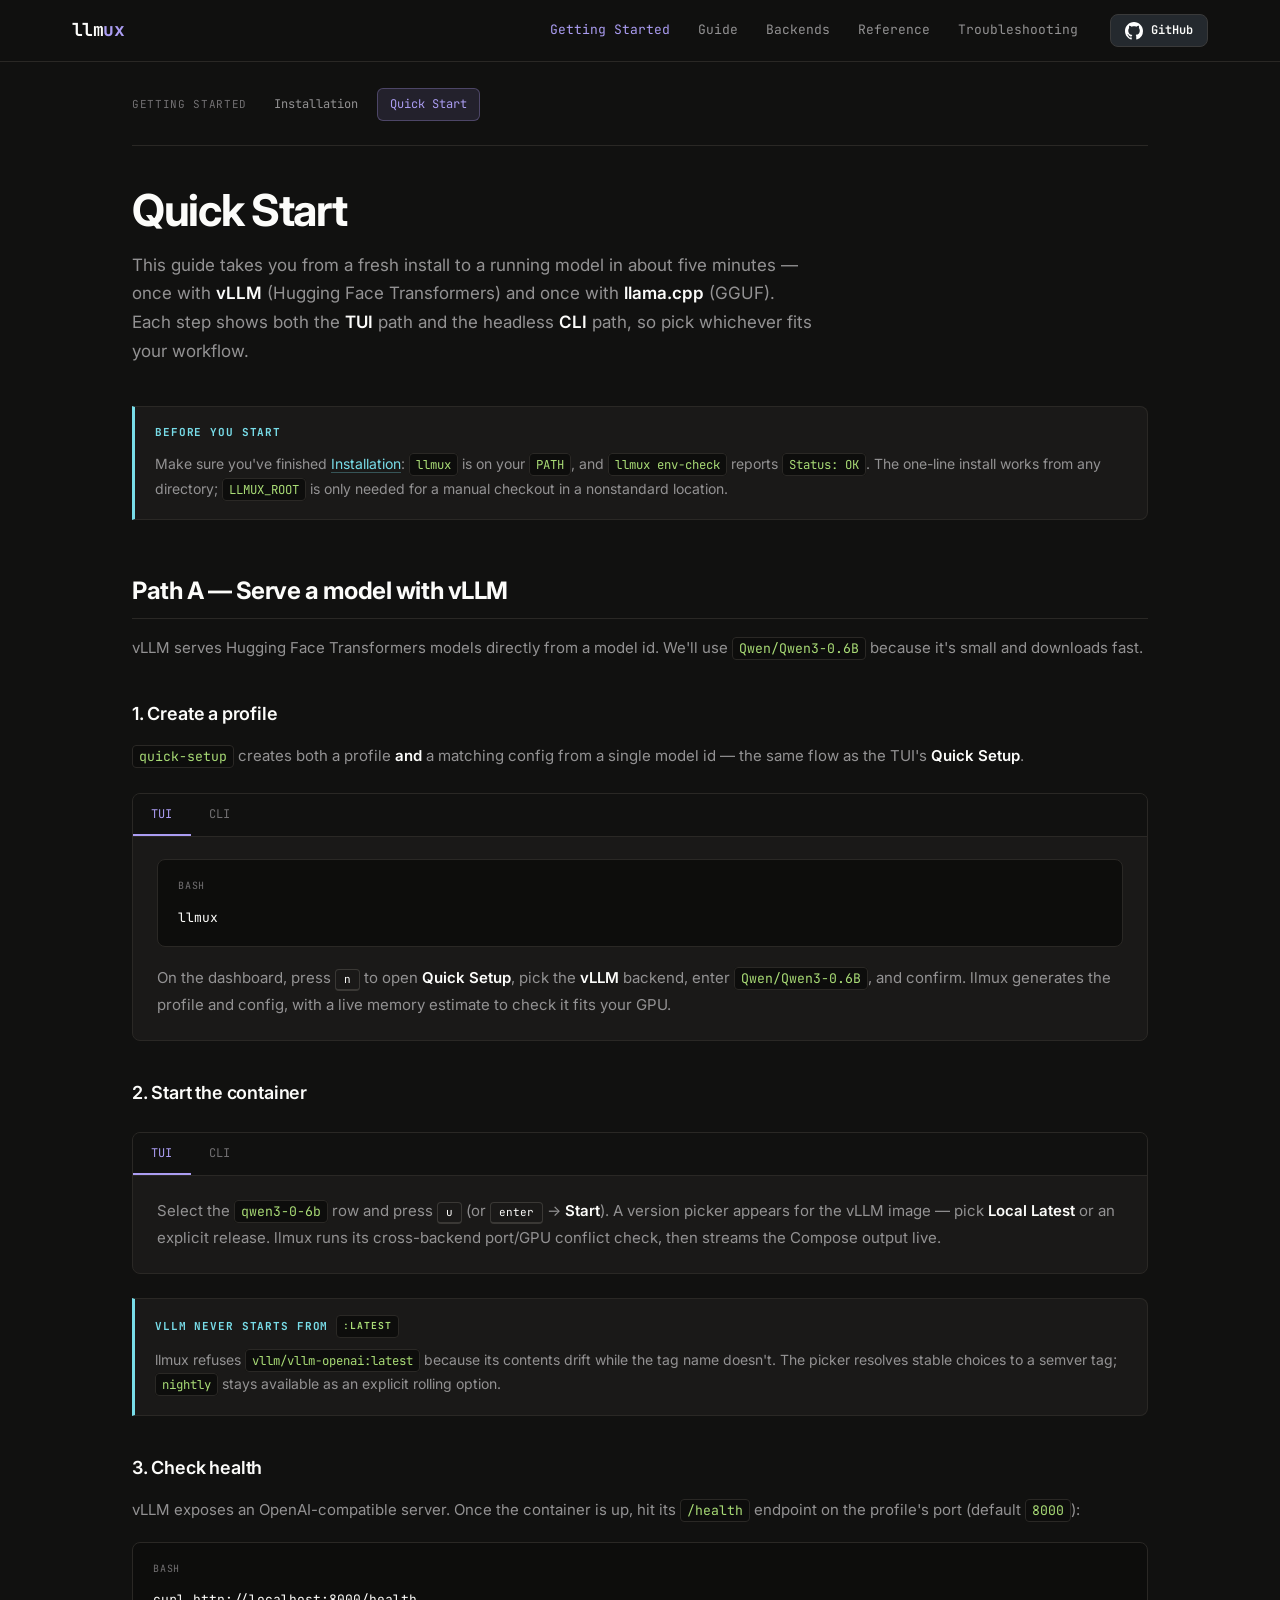
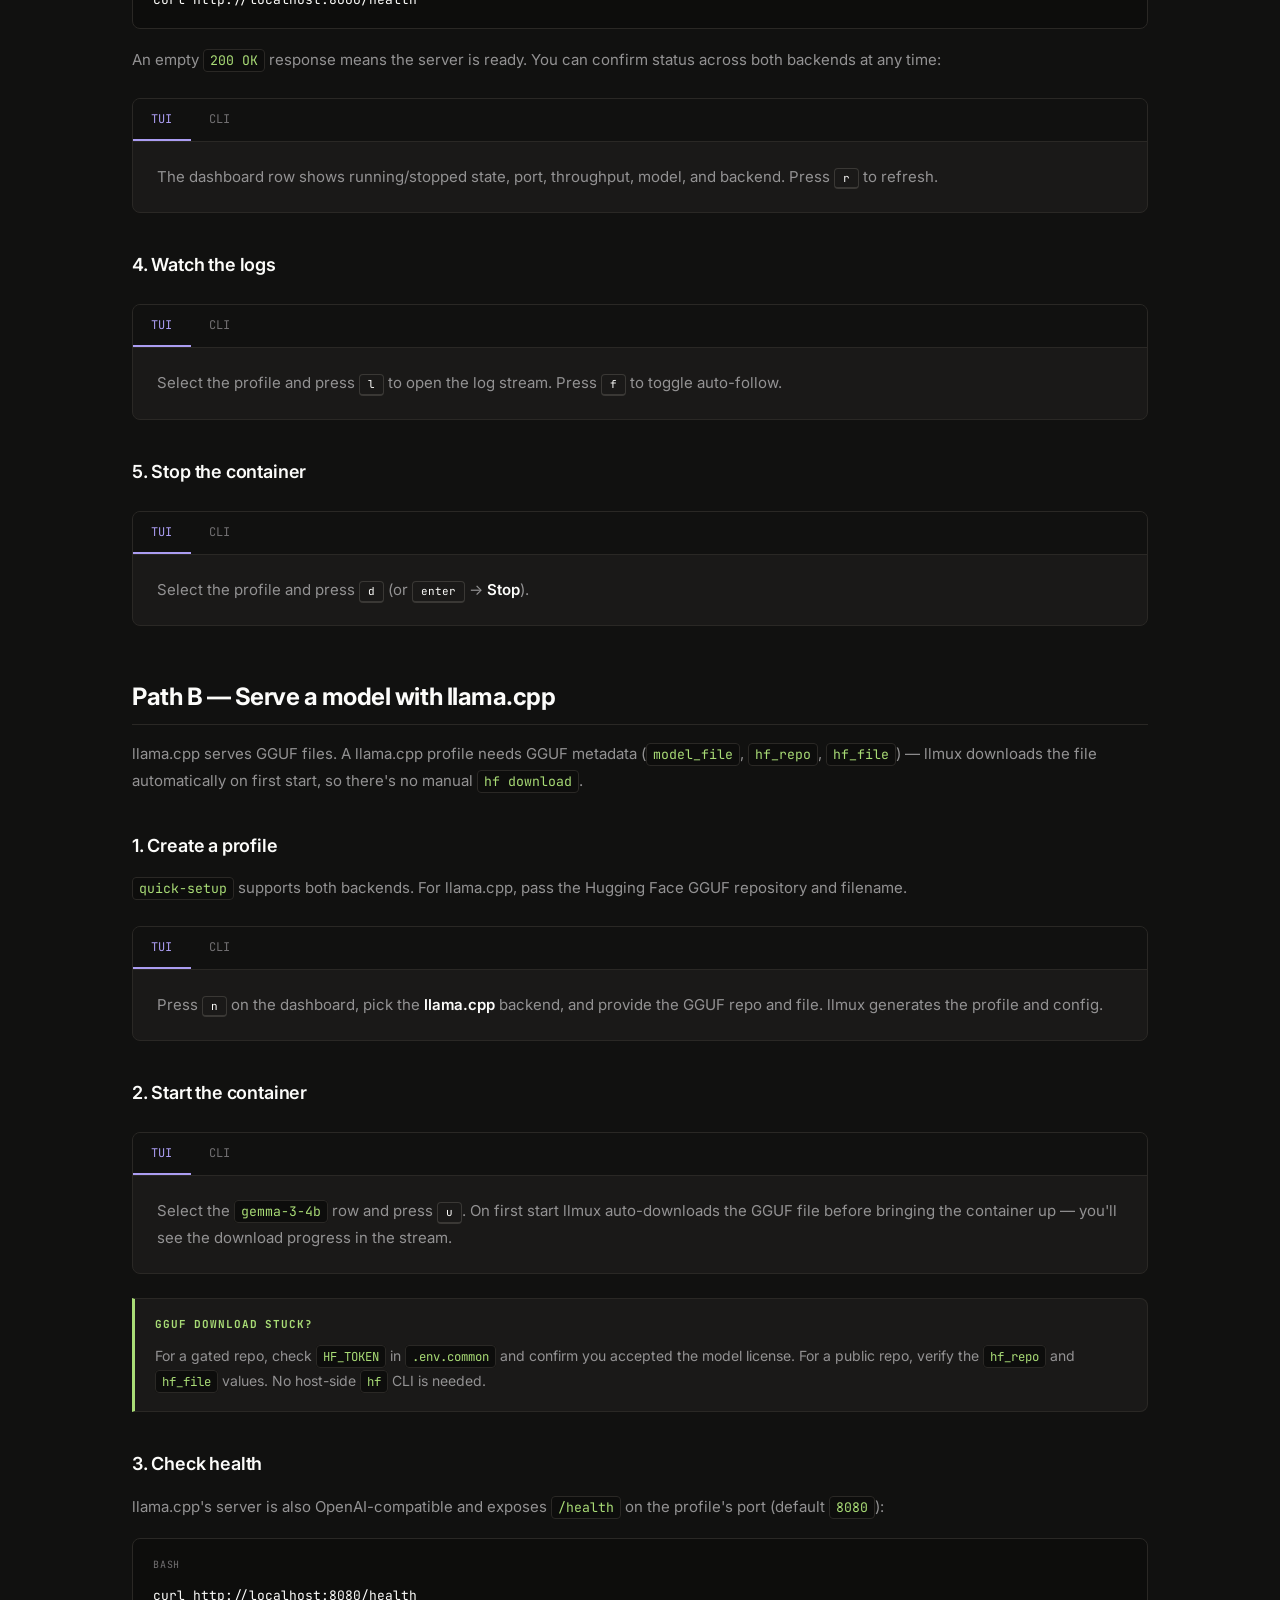
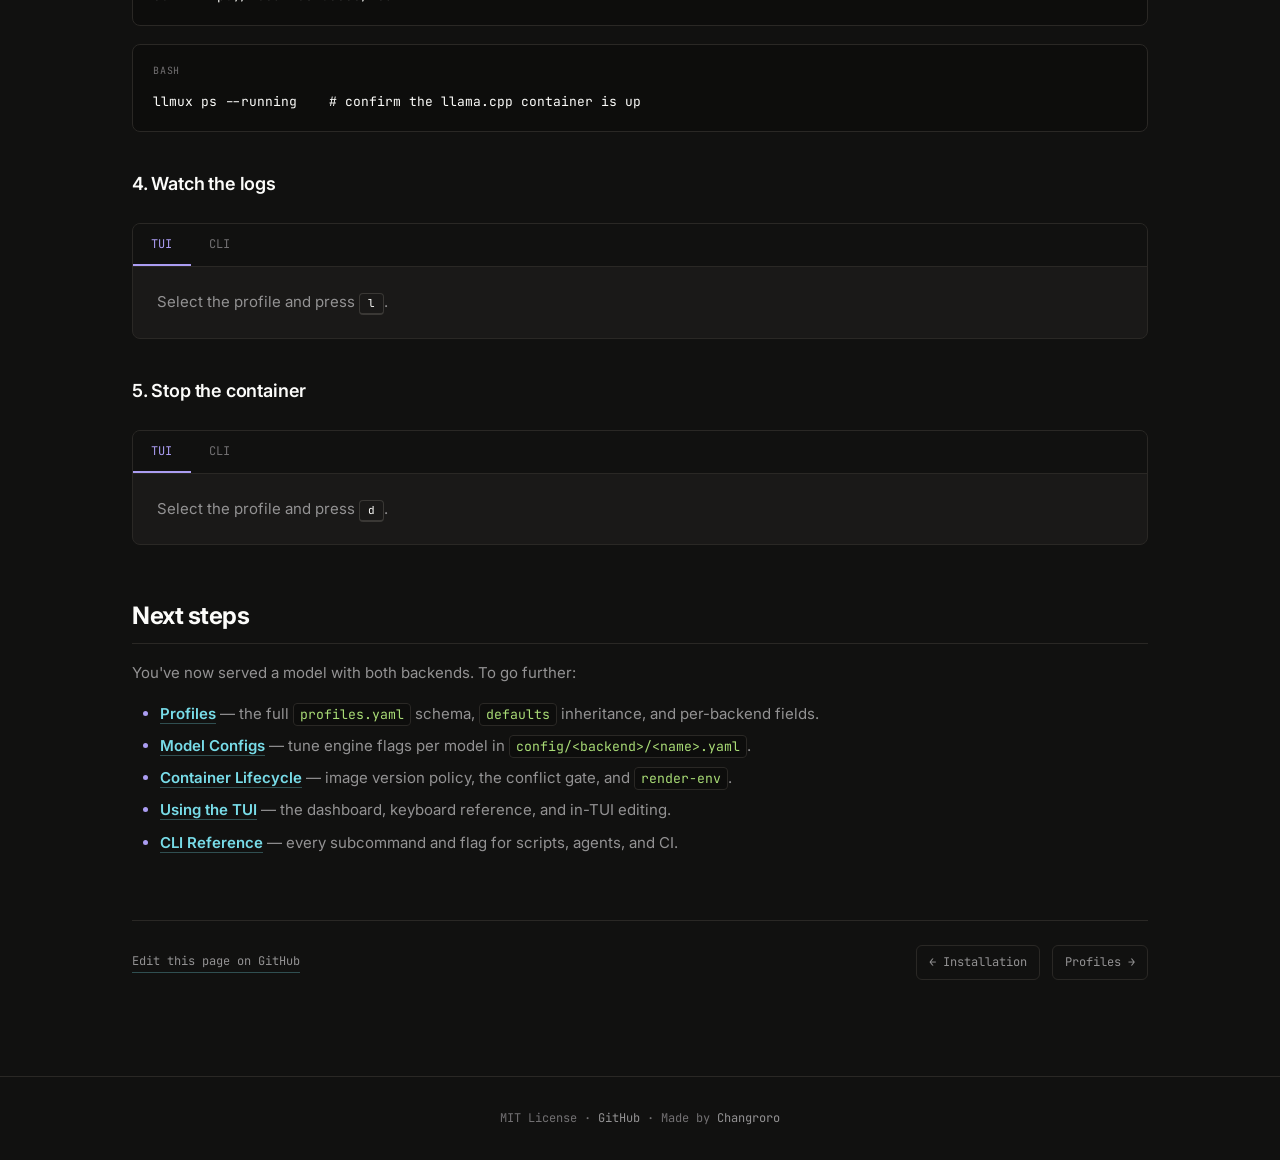
<file: docs/getting-started/quickstart.html>
<!DOCTYPE html>
<html lang="en">
<head>
  <meta charset="UTF-8" />
  <meta name="viewport" content="width=device-width, initial-scale=1.0" />
  <title>Quick Start &middot; llmux</title>
  <meta name="description" content="From a fresh llmux install to a running model in about five minutes — once with vLLM (HF Transformers) and once with llama.cpp (GGUF), TUI and CLI side by side." />
  <link rel="preconnect" href="https://fonts.googleapis.com" />
  <link rel="preconnect" href="https://fonts.gstatic.com" crossorigin />
  <link href="https://fonts.googleapis.com/css2?family=JetBrains+Mono:wght@400;500;700&family=Inter:wght@400;500;600;700&display=swap" rel="stylesheet" />
  <link rel="stylesheet" href="../assets/css/style.css" />
</head>
<body>

<!-- NAV -->
<nav class="top">
  <div class="nav-inner">
    <a href="../index.html" class="nav-brand">llm<span class="brand-accent">ux</span></a>
    <div class="nav-links">
      <span class="nav-links-desktop">
        <a href="../getting-started/installation.html" class="active">Getting Started</a>
        <a href="../guide/profiles.html">Guide</a>
        <a href="../backends/vllm.html">Backends</a>
        <a href="../reference/cli.html">Reference</a>
        <a href="../troubleshooting.html">Troubleshooting</a>
      </span>
      <a href="https://github.com/Changroro/llmux" class="nav-github" target="_blank">
        <svg viewBox="0 0 16 16"><path d="M8 0C3.58 0 0 3.58 0 8c0 3.54 2.29 6.53 5.47 7.59.4.07.55-.17.55-.38 0-.19-.01-.82-.01-1.49-2.01.37-2.53-.49-2.69-.94-.09-.23-.48-.94-.82-1.13-.28-.15-.68-.52-.01-.53.63-.01 1.08.58 1.23.82.72 1.21 1.87.87 2.33.66.07-.52.28-.87.51-1.07-1.78-.2-3.64-.89-3.64-3.95 0-.87.31-1.59.82-2.15-.08-.2-.36-1.02.08-2.12 0 0 .67-.21 2.2.82.64-.18 1.32-.27 2-.27.68 0 1.36.09 2 .27 1.53-1.04 2.2-.82 2.2-.82.44 1.1.16 1.92.08 2.12.51.56.82 1.27.82 2.15 0 3.07-1.87 3.75-3.65 3.95.29.25.54.73.54 1.48 0 1.07-.01 1.93-.01 2.2 0 .21.15.46.55.38A8.013 8.013 0 0016 8c0-4.42-3.58-8-8-8z"/></svg>
        <span class="nav-github-stars">GitHub</span>
      </a>
    </div>
  </div>
</nav>

<div class="docs-wrap">

  <!-- SECTION NAV -->
  <div class="section-nav">
    <span class="crumb">Getting Started</span>
    <a href="installation.html">Installation</a>
    <a href="quickstart.html" class="active">Quick Start</a>
  </div>

  <article class="docs-content">

    <div class="docs-header">
      <h1>Quick Start</h1>
      <p class="lede">
        This guide takes you from a fresh install to a running model in about five minutes — once with <strong>vLLM</strong> (Hugging Face Transformers) and once with <strong>llama.cpp</strong> (GGUF). Each step shows both the <strong>TUI</strong> path and the headless <strong>CLI</strong> path, so pick whichever fits your workflow.
      </p>
    </div>

    <div class="admonition note">
      <p class="admonition-title">Before you start</p>
      <p>Make sure you've finished <a href="installation.html">Installation</a>: <code>llmux</code> is on your <code>PATH</code>, and <code>llmux env-check</code> reports <code>Status: OK</code>. The one-line install works from any directory; <code>LLMUX_ROOT</code> is only needed for a manual checkout in a nonstandard location.</p>
    </div>

    <h2 id="path-a-serve-a-model-with-vllm">Path A — Serve a model with vLLM</h2>
    <p>vLLM serves Hugging Face Transformers models directly from a model id. We'll use <code>Qwen/Qwen3-0.6B</code> because it's small and downloads fast.</p>

    <h3 id="1-create-a-profile">1. Create a profile</h3>
    <p><code>quick-setup</code> creates both a profile <strong>and</strong> a matching config from a single model id — the same flow as the TUI's <strong>Quick Setup</strong>.</p>

    <div class="tabs">
      <div class="tab-bar">
        <button class="active" onclick="switchTab(this, 'tab-vllm-create-tui')">TUI</button>
        <button onclick="switchTab(this, 'tab-vllm-create-cli')">CLI</button>
      </div>
      <div class="tab-panel active" id="tab-vllm-create-tui">
        <pre data-lang="bash"><code>llmux</code></pre>
        <p>On the dashboard, press <kbd>n</kbd> to open <strong>Quick Setup</strong>, pick the <strong>vLLM</strong> backend, enter <code>Qwen/Qwen3-0.6B</code>, and confirm. llmux generates the profile and config, with a live memory estimate to check it fits your GPU.</p>
      </div>
      <div class="tab-panel" id="tab-vllm-create-cli">
        <pre data-lang="bash"><code>llmux profile quick-setup Qwen/Qwen3-0.6B --gpu-id 0</code></pre>
        <p>This prints <code>Created profile + config: qwen3-0-6b</code> — the profile name is auto-derived from the model id. Confirm it landed:</p>
        <pre data-lang="bash"><code>llmux profile list</code></pre>
      </div>
    </div>

    <h3 id="2-start-the-container">2. Start the container</h3>

    <div class="tabs">
      <div class="tab-bar">
        <button class="active" onclick="switchTab(this, 'tab-vllm-start-tui')">TUI</button>
        <button onclick="switchTab(this, 'tab-vllm-start-cli')">CLI</button>
      </div>
      <div class="tab-panel active" id="tab-vllm-start-tui">
        <p>Select the <code>qwen3-0-6b</code> row and press <kbd>u</kbd> (or <kbd>enter</kbd> &rarr; <strong>Start</strong>). A version picker appears for the vLLM image — pick <strong>Local Latest</strong> or an explicit release. llmux runs its cross-backend port/GPU conflict check, then streams the Compose output live.</p>
      </div>
      <div class="tab-panel" id="tab-vllm-start-cli">
        <pre data-lang="bash"><code>llmux up qwen3-0-6b</code></pre>
        <p><code>llmux up</code> auto-detects the backend and streams <code>docker compose</code> output. On a fresh host it resolves Docker Hub's current stable vLLM release to an explicit version and pulls it if missing. Add <code>--tag v0.20.1 --pull</code> to choose a specific version.</p>
      </div>
    </div>

    <div class="admonition note">
      <p class="admonition-title">vLLM never starts from <code>:latest</code></p>
      <p>llmux refuses <code>vllm/vllm-openai:latest</code> because its contents drift while the tag name doesn't. The picker resolves stable choices to a semver tag; <code>nightly</code> stays available as an explicit rolling option.</p>
    </div>

    <h3 id="3-check-health">3. Check health</h3>
    <p>vLLM exposes an OpenAI-compatible server. Once the container is up, hit its <code>/health</code> endpoint on the profile's port (default <code>8000</code>):</p>
    <pre data-lang="bash"><code>curl http://localhost:8000/health</code></pre>

    <p>An empty <code>200 OK</code> response means the server is ready. You can confirm status across both backends at any time:</p>

    <div class="tabs">
      <div class="tab-bar">
        <button class="active" onclick="switchTab(this, 'tab-vllm-health-tui')">TUI</button>
        <button onclick="switchTab(this, 'tab-vllm-health-cli')">CLI</button>
      </div>
      <div class="tab-panel active" id="tab-vllm-health-tui">
        <p>The dashboard row shows running/stopped state, port, throughput, model, and backend. Press <kbd>r</kbd> to refresh.</p>
      </div>
      <div class="tab-panel" id="tab-vllm-health-cli">
        <pre data-lang="bash"><code>llmux ps                    # table of every profile + container status
llmux ps --json --running   # machine-readable, running containers only</code></pre>
      </div>
    </div>

    <h3 id="4-watch-the-logs">4. Watch the logs</h3>

    <div class="tabs">
      <div class="tab-bar">
        <button class="active" onclick="switchTab(this, 'tab-vllm-logs-tui')">TUI</button>
        <button onclick="switchTab(this, 'tab-vllm-logs-cli')">CLI</button>
      </div>
      <div class="tab-panel active" id="tab-vllm-logs-tui">
        <p>Select the profile and press <kbd>l</kbd> to open the log stream. Press <kbd>f</kbd> to toggle auto-follow.</p>
      </div>
      <div class="tab-panel" id="tab-vllm-logs-cli">
        <pre data-lang="bash"><code>llmux logs qwen3-0-6b              # follow live (Ctrl-C to stop)
llmux logs qwen3-0-6b --no-follow --tail 100   # snapshot of recent lines</code></pre>
      </div>
    </div>

    <h3 id="5-stop-the-container">5. Stop the container</h3>

    <div class="tabs">
      <div class="tab-bar">
        <button class="active" onclick="switchTab(this, 'tab-vllm-stop-tui')">TUI</button>
        <button onclick="switchTab(this, 'tab-vllm-stop-cli')">CLI</button>
      </div>
      <div class="tab-panel active" id="tab-vllm-stop-tui">
        <p>Select the profile and press <kbd>d</kbd> (or <kbd>enter</kbd> &rarr; <strong>Stop</strong>).</p>
      </div>
      <div class="tab-panel" id="tab-vllm-stop-cli">
        <pre data-lang="bash"><code>llmux down qwen3-0-6b</code></pre>
      </div>
    </div>

    <h2 id="path-b-serve-a-model-with-llama-cpp">Path B — Serve a model with llama.cpp</h2>
    <p>llama.cpp serves GGUF files. A llama.cpp profile needs GGUF metadata (<code>model_file</code>, <code>hf_repo</code>, <code>hf_file</code>) — llmux downloads the file automatically on first start, so there's no manual <code>hf download</code>.</p>

    <h3 id="1-create-a-profile-llamacpp">1. Create a profile</h3>
    <p><code>quick-setup</code> supports both backends. For llama.cpp, pass the Hugging Face GGUF repository and filename.</p>

    <div class="tabs">
      <div class="tab-bar">
        <button class="active" onclick="switchTab(this, 'tab-llama-create-tui')">TUI</button>
        <button onclick="switchTab(this, 'tab-llama-create-cli')">CLI</button>
      </div>
      <div class="tab-panel active" id="tab-llama-create-tui">
        <p>Press <kbd>n</kbd> on the dashboard, pick the <strong>llama.cpp</strong> backend, and provide the GGUF repo and file. llmux generates the profile and config.</p>
      </div>
      <div class="tab-panel" id="tab-llama-create-cli">
        <pre data-lang="bash"><code>llmux profile quick-setup \
  --backend llamacpp \
  --hf-repo unsloth/gemma-3-4b-it-GGUF \
  --hf-file gemma-3-4b-it-q4_k_m.gguf \
  --gpu-id 0</code></pre>
        <p>The profile name is derived from the repository unless you pass <code>--name</code>.</p>
      </div>
    </div>

    <h3 id="2-start-the-container-llamacpp">2. Start the container</h3>

    <div class="tabs">
      <div class="tab-bar">
        <button class="active" onclick="switchTab(this, 'tab-llama-start-tui')">TUI</button>
        <button onclick="switchTab(this, 'tab-llama-start-cli')">CLI</button>
      </div>
      <div class="tab-panel active" id="tab-llama-start-tui">
        <p>Select the <code>gemma-3-4b</code> row and press <kbd>u</kbd>. On first start llmux auto-downloads the GGUF file before bringing the container up — you'll see the download progress in the stream.</p>
      </div>
      <div class="tab-panel" id="tab-llama-start-cli">
        <pre data-lang="bash"><code>llmux up gemma-3-4b</code></pre>
        <p><code>llama-server</code> fetches the GGUF inside the container into the shared <code>HF_CACHE_PATH</code>, then serves it through the OpenAI-compatible API.</p>
      </div>
    </div>

    <div class="admonition tip">
      <p class="admonition-title">GGUF download stuck?</p>
      <p>For a gated repo, check <code>HF_TOKEN</code> in <code>.env.common</code> and confirm you accepted the model license. For a public repo, verify the <code>hf_repo</code> and <code>hf_file</code> values. No host-side <code>hf</code> CLI is needed.</p>
    </div>

    <h3 id="3-check-health-llamacpp">3. Check health</h3>
    <p>llama.cpp's server is also OpenAI-compatible and exposes <code>/health</code> on the profile's port (default <code>8080</code>):</p>
    <pre data-lang="bash"><code>curl http://localhost:8080/health</code></pre>
    <pre data-lang="bash"><code>llmux ps --running    # confirm the llama.cpp container is up</code></pre>

    <h3 id="4-watch-the-logs-llamacpp">4. Watch the logs</h3>

    <div class="tabs">
      <div class="tab-bar">
        <button class="active" onclick="switchTab(this, 'tab-llama-logs-tui')">TUI</button>
        <button onclick="switchTab(this, 'tab-llama-logs-cli')">CLI</button>
      </div>
      <div class="tab-panel active" id="tab-llama-logs-tui">
        <p>Select the profile and press <kbd>l</kbd>.</p>
      </div>
      <div class="tab-panel" id="tab-llama-logs-cli">
        <pre data-lang="bash"><code>llmux logs gemma-3-4b</code></pre>
      </div>
    </div>

    <h3 id="5-stop-the-container-llamacpp">5. Stop the container</h3>

    <div class="tabs">
      <div class="tab-bar">
        <button class="active" onclick="switchTab(this, 'tab-llama-stop-tui')">TUI</button>
        <button onclick="switchTab(this, 'tab-llama-stop-cli')">CLI</button>
      </div>
      <div class="tab-panel active" id="tab-llama-stop-tui">
        <p>Select the profile and press <kbd>d</kbd>.</p>
      </div>
      <div class="tab-panel" id="tab-llama-stop-cli">
        <pre data-lang="bash"><code>llmux down gemma-3-4b</code></pre>
      </div>
    </div>

    <h2 id="next-steps">Next steps</h2>
    <p>You've now served a model with both backends. To go further:</p>
    <ul>
      <li><strong><a href="../guide/profiles.html">Profiles</a></strong> — the full <code>profiles.yaml</code> schema, <code>defaults</code> inheritance, and per-backend fields.</li>
      <li><strong><a href="../guide/configs.html">Model Configs</a></strong> — tune engine flags per model in <code>config/&lt;backend&gt;/&lt;name&gt;.yaml</code>.</li>
      <li><strong><a href="../guide/container-lifecycle.html">Container Lifecycle</a></strong> — image version policy, the conflict gate, and <code>render-env</code>.</li>
      <li><strong><a href="../guide/tui.html">Using the TUI</a></strong> — the dashboard, keyboard reference, and in-TUI editing.</li>
      <li><strong><a href="../reference/cli.html">CLI Reference</a></strong> — every subcommand and flag for scripts, agents, and CI.</li>
    </ul>

    <div class="docs-footer">
      <a class="edit-link" href="https://github.com/Changroro/llmux/edit/main/docs/getting-started/quickstart.html" target="_blank">Edit this page on GitHub</a>
      <div class="prev-next">
        <a href="installation.html">&larr; Installation</a>
        <a href="../guide/profiles.html">Profiles &rarr;</a>
      </div>
    </div>

  </article>
</div>

<!-- FOOTER -->
<footer>
  <div class="page-wrap">
    <p>
      MIT License &middot;
      <a href="https://github.com/Changroro/llmux">GitHub</a> &middot;
      Made by <a href="https://github.com/Changroro">Changroro</a>
    </p>
  </div>
</footer>

<script>
function switchTab(btn, panelId) {
  const tabs = btn.closest('.tabs');
  tabs.querySelectorAll('.tab-bar button').forEach(b => b.classList.remove('active'));
  tabs.querySelectorAll('.tab-panel').forEach(p => p.classList.remove('active'));
  btn.classList.add('active');
  document.getElementById(panelId).classList.add('active');
}
</script>

</body>
</html>
</file>
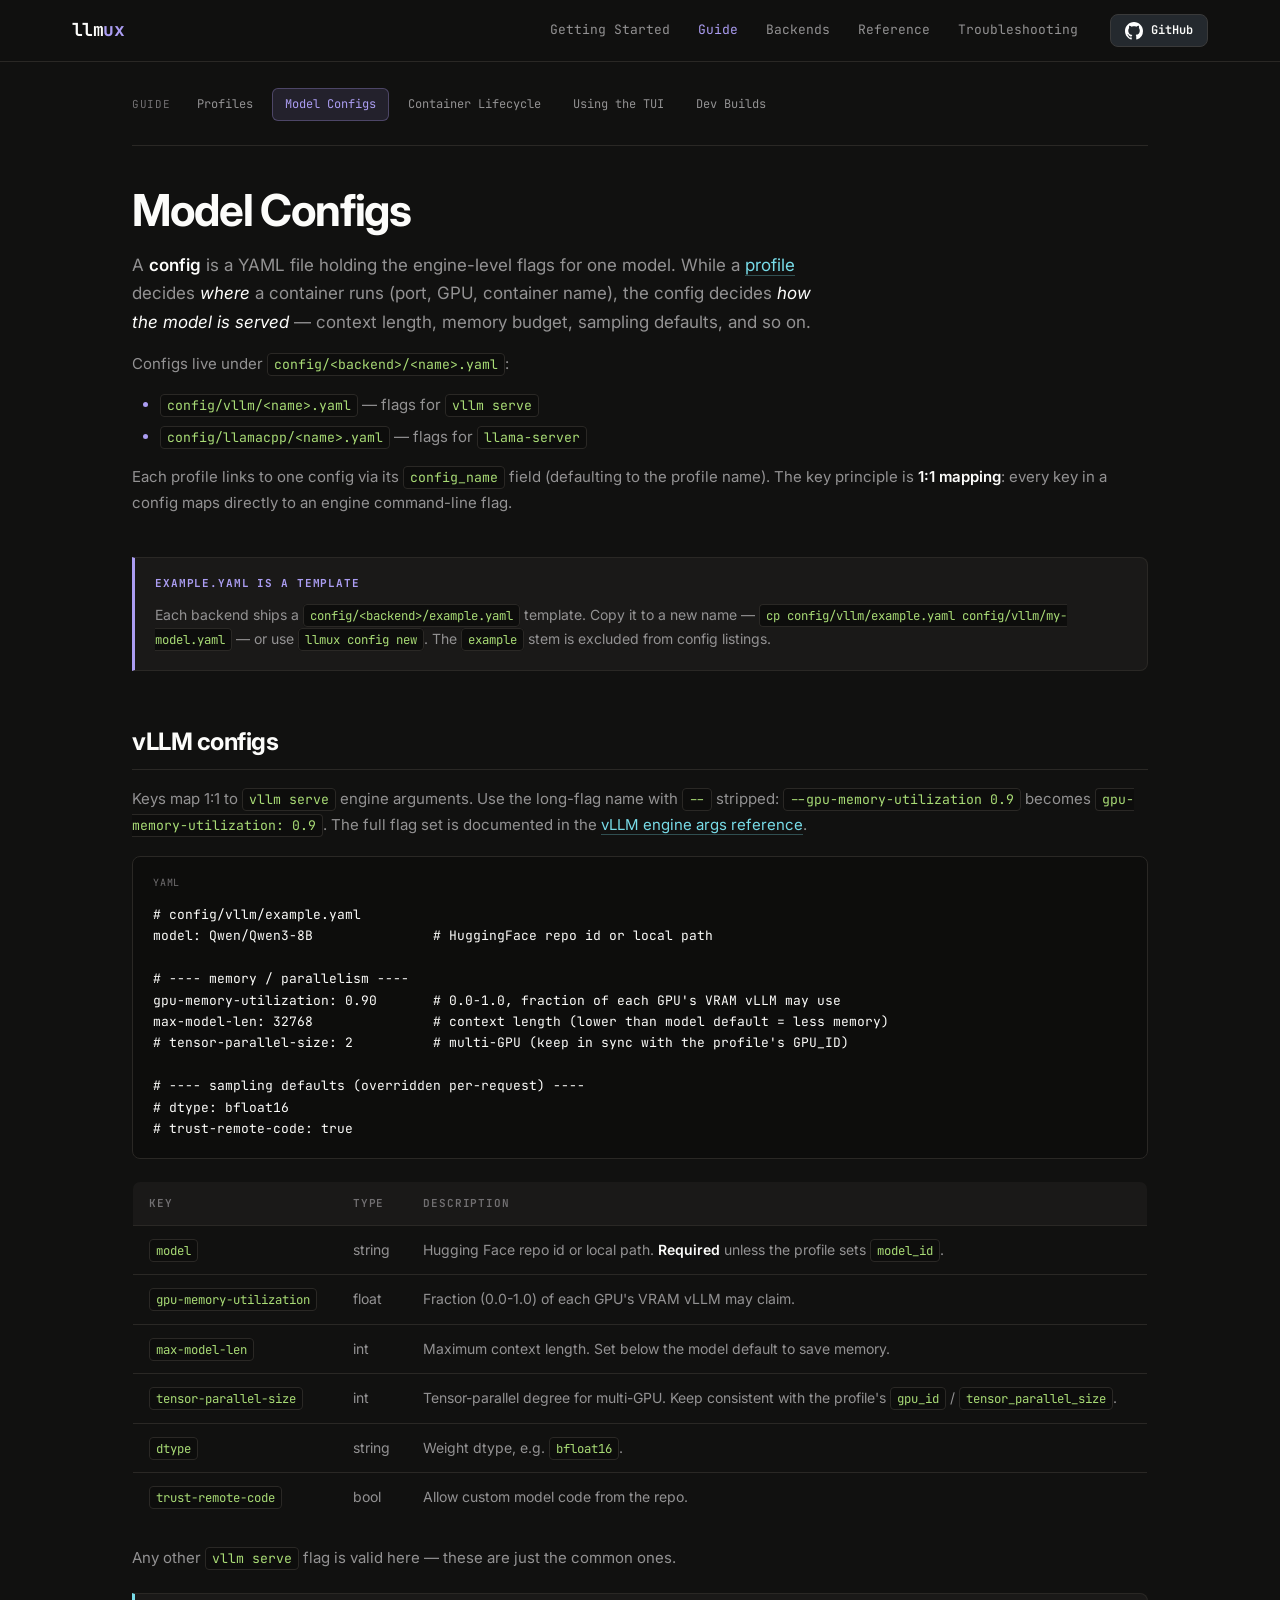
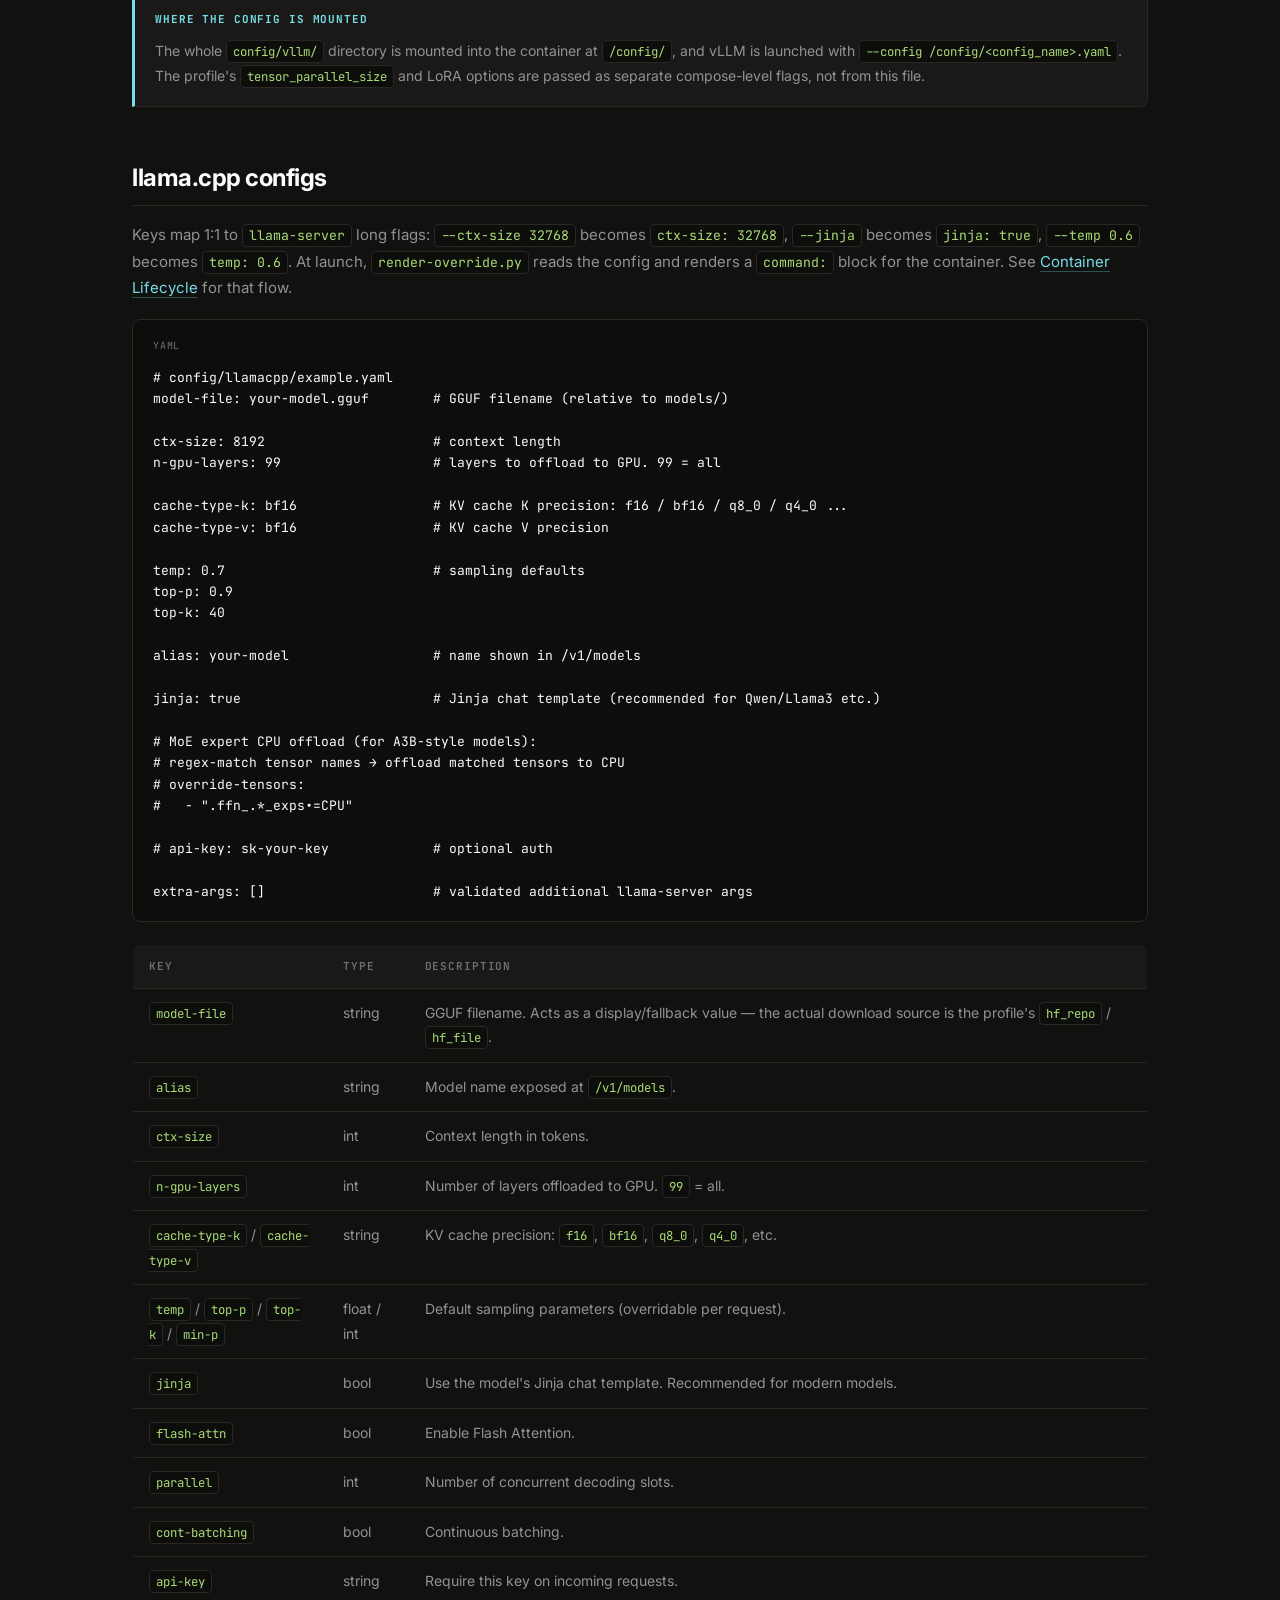
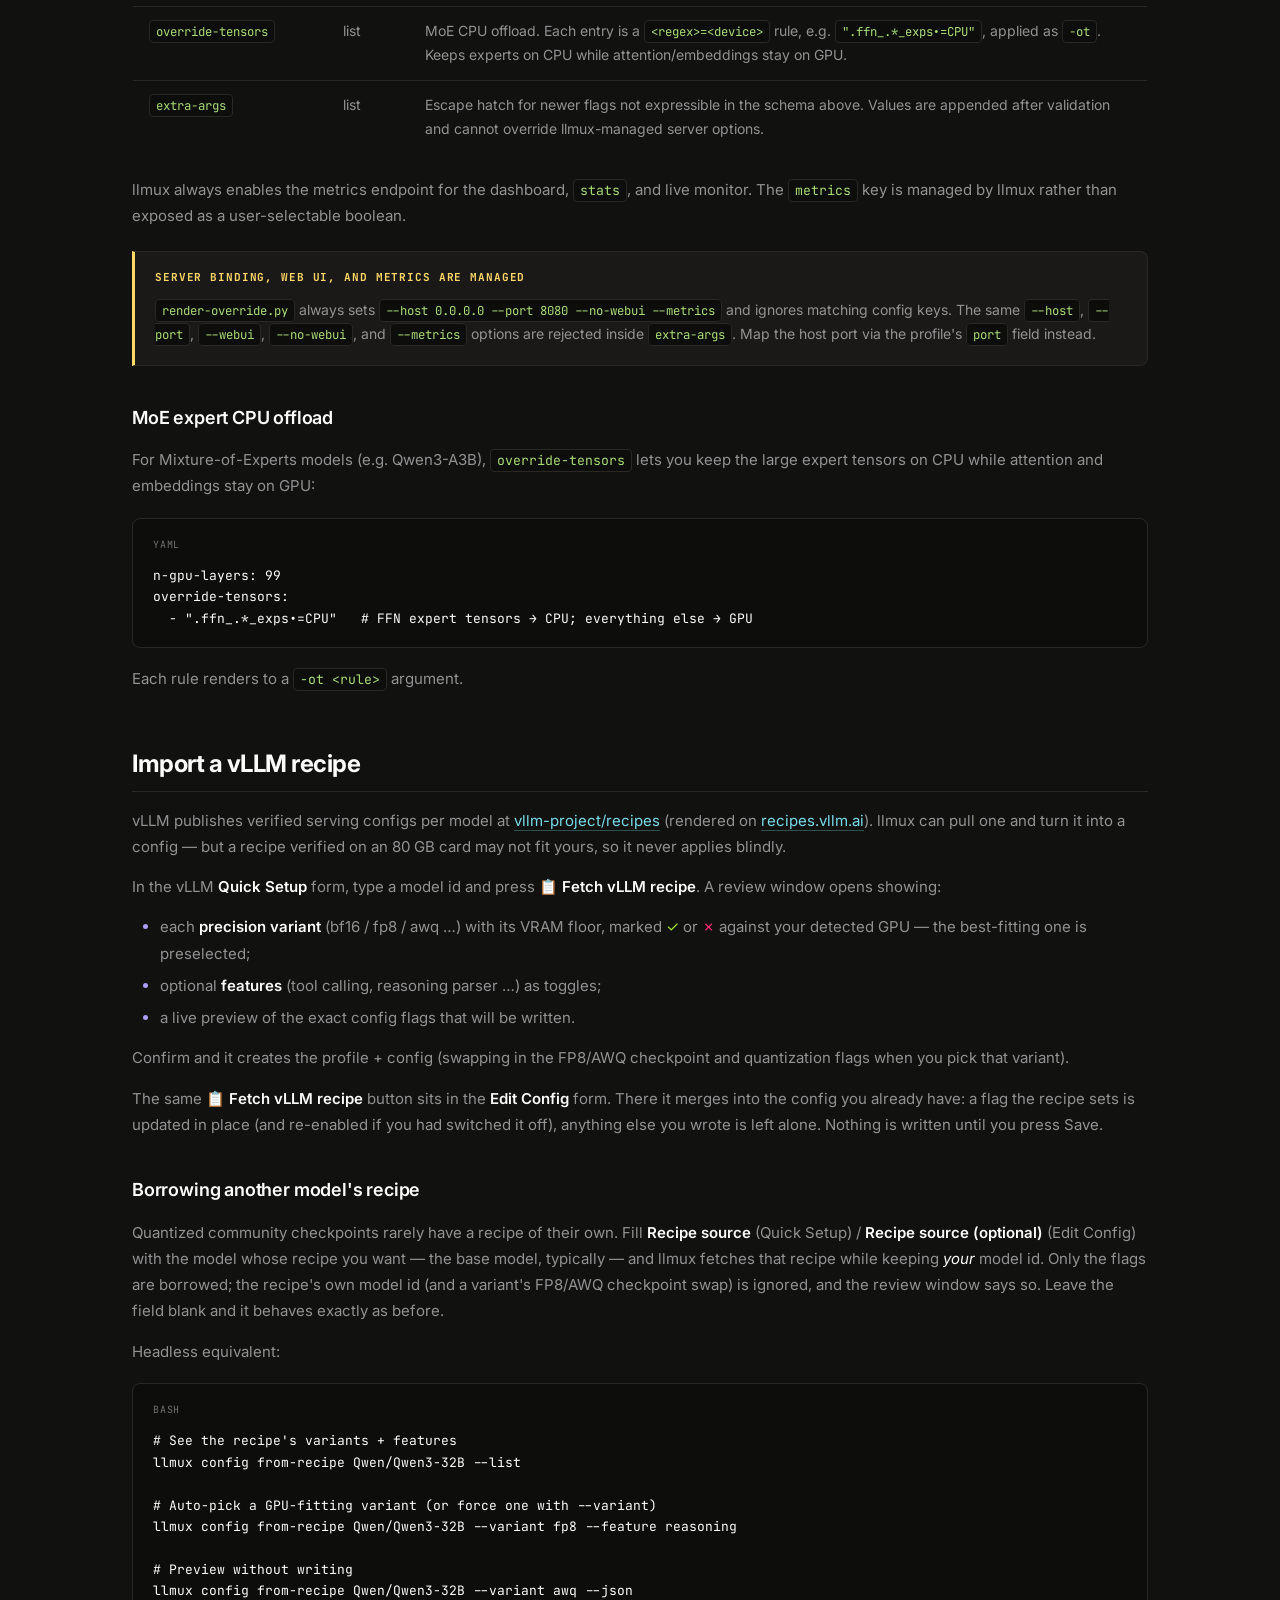
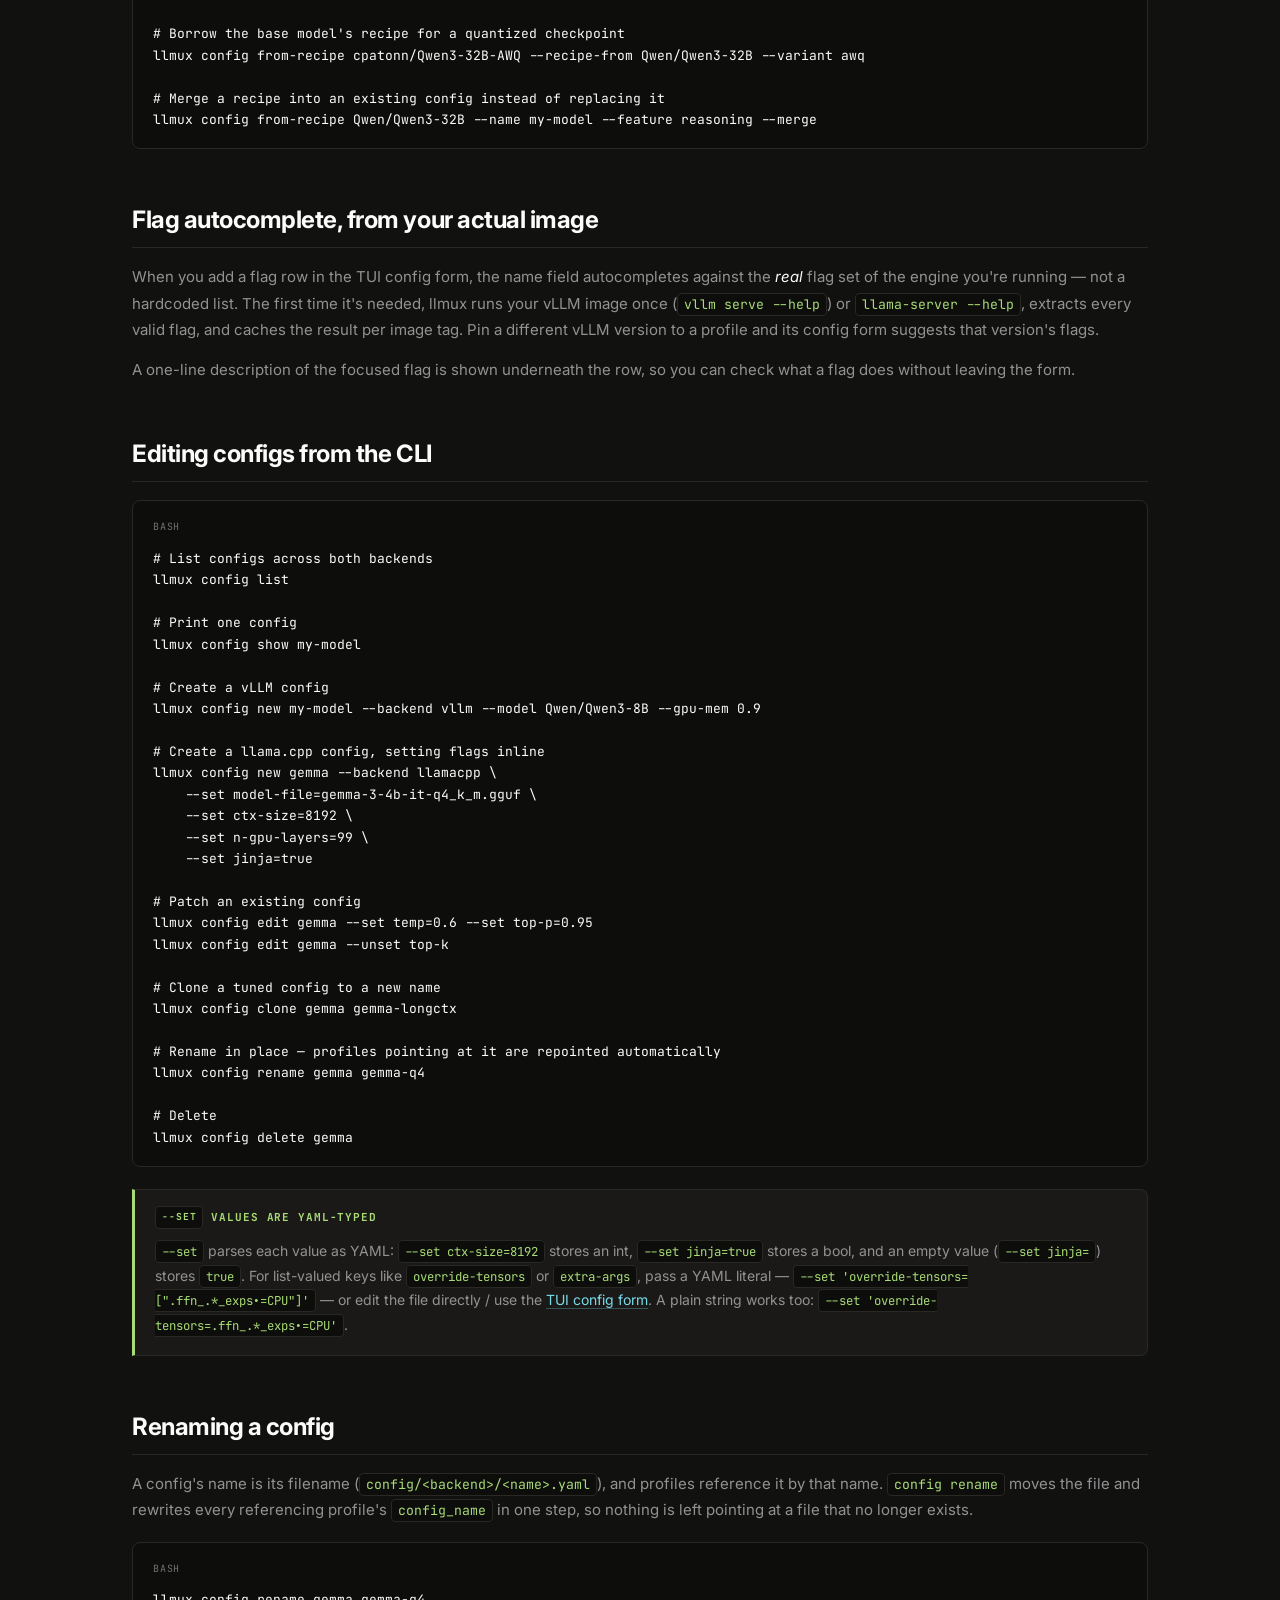
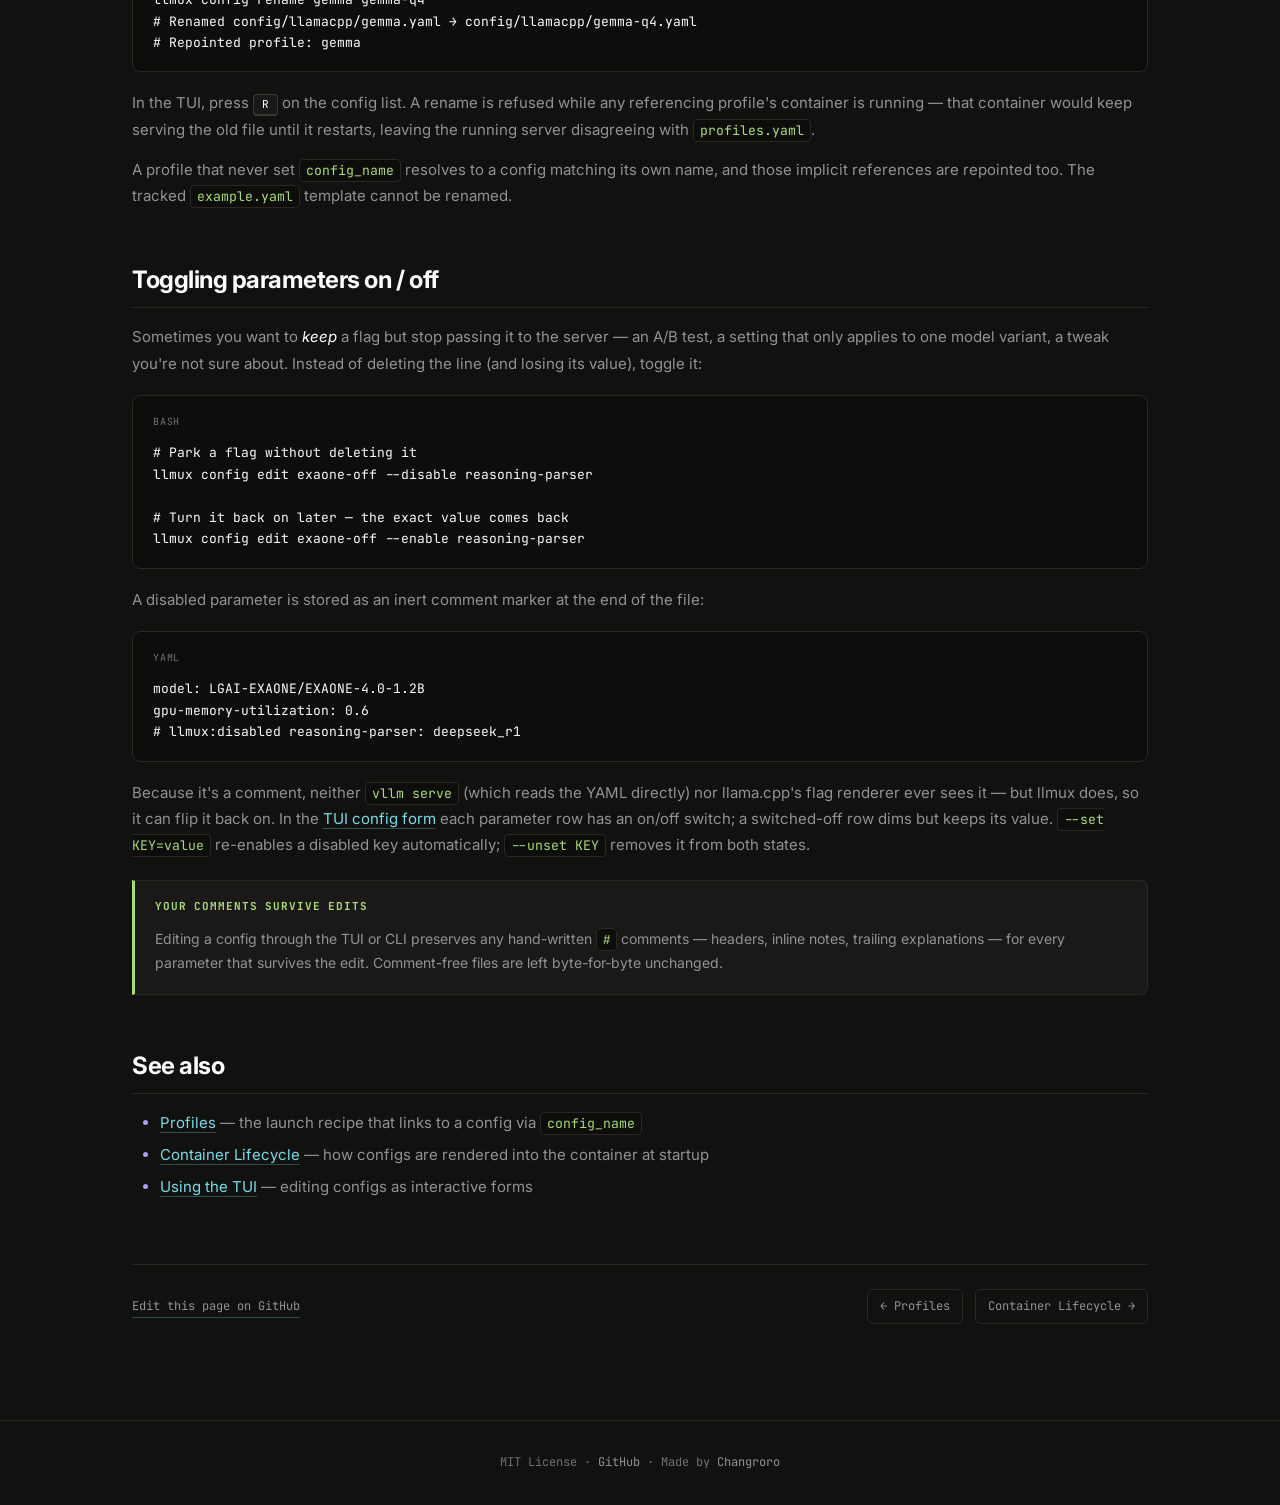
<file: docs/guide/configs.html>
<!DOCTYPE html>
<html lang="en">
<head>
  <meta charset="UTF-8" />
  <meta name="viewport" content="width=device-width, initial-scale=1.0" />
  <title>Model Configs &middot; llmux</title>
  <meta name="description" content="Engine-level YAML configs for vllm serve and llama-server, mapped 1:1 to CLI flags." />
  <link rel="preconnect" href="https://fonts.googleapis.com" />
  <link rel="preconnect" href="https://fonts.gstatic.com" crossorigin />
  <link href="https://fonts.googleapis.com/css2?family=JetBrains+Mono:wght@400;500;700&family=Inter:wght@400;500;600;700&display=swap" rel="stylesheet" />
  <link rel="stylesheet" href="../assets/css/style.css" />
</head>
<body>

<!-- NAV -->
<nav class="top">
  <div class="nav-inner">
    <a href="../index.html" class="nav-brand">llm<span class="brand-accent">ux</span></a>
    <div class="nav-links">
      <span class="nav-links-desktop">
        <a href="../getting-started/installation.html">Getting Started</a>
        <a href="../guide/profiles.html" class="active">Guide</a>
        <a href="../backends/vllm.html">Backends</a>
        <a href="../reference/cli.html">Reference</a>
        <a href="../troubleshooting.html">Troubleshooting</a>
      </span>
      <a href="https://github.com/Changroro/llmux" class="nav-github" target="_blank">
        <svg viewBox="0 0 16 16"><path d="M8 0C3.58 0 0 3.58 0 8c0 3.54 2.29 6.53 5.47 7.59.4.07.55-.17.55-.38 0-.19-.01-.82-.01-1.49-2.01.37-2.53-.49-2.69-.94-.09-.23-.48-.94-.82-1.13-.28-.15-.68-.52-.01-.53.63-.01 1.08.58 1.23.82.72 1.21 1.87.87 2.33.66.07-.52.28-.87.51-1.07-1.78-.2-3.64-.89-3.64-3.95 0-.87.31-1.59.82-2.15-.08-.2-.36-1.02.08-2.12 0 0 .67-.21 2.2.82.64-.18 1.32-.27 2-.27.68 0 1.36.09 2 .27 1.53-1.04 2.2-.82 2.2-.82.44 1.1.16 1.92.08 2.12.51.56.82 1.27.82 2.15 0 3.07-1.87 3.75-3.65 3.95.29.25.54.73.54 1.48 0 1.07-.01 1.93-.01 2.2 0 .21.15.46.55.38A8.013 8.013 0 0016 8c0-4.42-3.58-8-8-8z"/></svg>
        <span class="nav-github-stars">GitHub</span>
      </a>
    </div>
  </div>
</nav>

<div class="docs-wrap">

  <!-- SECTION NAV -->
  <div class="section-nav">
    <span class="crumb">Guide</span>
    <a href="profiles.html">Profiles</a>
    <a href="configs.html" class="active">Model Configs</a>
    <a href="container-lifecycle.html">Container Lifecycle</a>
    <a href="tui.html">Using the TUI</a>
    <a href="dev-build.html">Dev Builds</a>
  </div>

  <article class="docs-content">

    <div class="docs-header">
      <h1>Model Configs</h1>
      <p class="lede">
        A <strong>config</strong> is a YAML file holding the engine-level flags for one model. While a <a href="profiles.html">profile</a> decides <em>where</em> a container runs (port, GPU, container name), the config decides <em>how the model is served</em> — context length, memory budget, sampling defaults, and so on.
      </p>
      <p>Configs live under <code>config/&lt;backend&gt;/&lt;name&gt;.yaml</code>:</p>
      <ul>
        <li><code>config/vllm/&lt;name&gt;.yaml</code> — flags for <code>vllm serve</code></li>
        <li><code>config/llamacpp/&lt;name&gt;.yaml</code> — flags for <code>llama-server</code></li>
      </ul>
      <p>Each profile links to one config via its <code>config_name</code> field (defaulting to the profile name). The key principle is <strong>1:1 mapping</strong>: every key in a config maps directly to an engine command-line flag.</p>
    </div>

    <div class="admonition info">
      <p class="admonition-title">example.yaml is a template</p>
      <p>Each backend ships a <code>config/&lt;backend&gt;/example.yaml</code> template. Copy it to a new name — <code>cp config/vllm/example.yaml config/vllm/my-model.yaml</code> — or use <code>llmux config new</code>. The <code>example</code> stem is excluded from config listings.</p>
    </div>

    <h2 id="vllm-configs">vLLM configs</h2>
    <p>Keys map 1:1 to <code>vllm serve</code> engine arguments. Use the long-flag name with <code>--</code> stripped: <code>--gpu-memory-utilization 0.9</code> becomes <code>gpu-memory-utilization: 0.9</code>. The full flag set is documented in the <a href="https://docs.vllm.ai/en/latest/serving/engine_args.html" target="_blank">vLLM engine args reference</a>.</p>
    <pre data-lang="yaml"><code># config/vllm/example.yaml
model: Qwen/Qwen3-8B               # HuggingFace repo id or local path

# ---- memory / parallelism ----
gpu-memory-utilization: 0.90       # 0.0-1.0, fraction of each GPU's VRAM vLLM may use
max-model-len: 32768               # context length (lower than model default = less memory)
# tensor-parallel-size: 2          # multi-GPU (keep in sync with the profile's GPU_ID)

# ---- sampling defaults (overridden per-request) ----
# dtype: bfloat16
# trust-remote-code: true</code></pre>

    <table>
      <thead>
        <tr><th>Key</th><th>Type</th><th>Description</th></tr>
      </thead>
      <tbody>
        <tr><td><code>model</code></td><td>string</td><td>Hugging Face repo id or local path. <strong>Required</strong> unless the profile sets <code>model_id</code>.</td></tr>
        <tr><td><code>gpu-memory-utilization</code></td><td>float</td><td>Fraction (0.0-1.0) of each GPU's VRAM vLLM may claim.</td></tr>
        <tr><td><code>max-model-len</code></td><td>int</td><td>Maximum context length. Set below the model default to save memory.</td></tr>
        <tr><td><code>tensor-parallel-size</code></td><td>int</td><td>Tensor-parallel degree for multi-GPU. Keep consistent with the profile's <code>gpu_id</code> / <code>tensor_parallel_size</code>.</td></tr>
        <tr><td><code>dtype</code></td><td>string</td><td>Weight dtype, e.g. <code>bfloat16</code>.</td></tr>
        <tr><td><code>trust-remote-code</code></td><td>bool</td><td>Allow custom model code from the repo.</td></tr>
      </tbody>
    </table>
    <p>Any other <code>vllm serve</code> flag is valid here — these are just the common ones.</p>

    <div class="admonition note">
      <p class="admonition-title">Where the config is mounted</p>
      <p>The whole <code>config/vllm/</code> directory is mounted into the container at <code>/config/</code>, and vLLM is launched with <code>--config /config/&lt;config_name&gt;.yaml</code>. The profile's <code>tensor_parallel_size</code> and LoRA options are passed as separate compose-level flags, not from this file.</p>
    </div>

    <h2 id="llamacpp-configs">llama.cpp configs</h2>
    <p>Keys map 1:1 to <code>llama-server</code> long flags: <code>--ctx-size 32768</code> becomes <code>ctx-size: 32768</code>, <code>--jinja</code> becomes <code>jinja: true</code>, <code>--temp 0.6</code> becomes <code>temp: 0.6</code>. At launch, <code>render-override.py</code> reads the config and renders a <code>command:</code> block for the container. See <a href="container-lifecycle.html">Container Lifecycle</a> for that flow.</p>
    <pre data-lang="yaml"><code># config/llamacpp/example.yaml
model-file: your-model.gguf        # GGUF filename (relative to models/)

ctx-size: 8192                     # context length
n-gpu-layers: 99                   # layers to offload to GPU. 99 = all

cache-type-k: bf16                 # KV cache K precision: f16 / bf16 / q8_0 / q4_0 ...
cache-type-v: bf16                 # KV cache V precision

temp: 0.7                          # sampling defaults
top-p: 0.9
top-k: 40

alias: your-model                  # name shown in /v1/models

jinja: true                        # Jinja chat template (recommended for Qwen/Llama3 etc.)

# MoE expert CPU offload (for A3B-style models):
# regex-match tensor names &rarr; offload matched tensors to CPU
# override-tensors:
#   - ".ffn_.*_exps.=CPU"

# api-key: sk-your-key             # optional auth

extra-args: []                     # validated additional llama-server args</code></pre>

    <table>
      <thead>
        <tr><th>Key</th><th>Type</th><th>Description</th></tr>
      </thead>
      <tbody>
        <tr><td><code>model-file</code></td><td>string</td><td>GGUF filename. Acts as a display/fallback value — the actual download source is the profile's <code>hf_repo</code> / <code>hf_file</code>.</td></tr>
        <tr><td><code>alias</code></td><td>string</td><td>Model name exposed at <code>/v1/models</code>.</td></tr>
        <tr><td><code>ctx-size</code></td><td>int</td><td>Context length in tokens.</td></tr>
        <tr><td><code>n-gpu-layers</code></td><td>int</td><td>Number of layers offloaded to GPU. <code>99</code> = all.</td></tr>
        <tr><td><code>cache-type-k</code> / <code>cache-type-v</code></td><td>string</td><td>KV cache precision: <code>f16</code>, <code>bf16</code>, <code>q8_0</code>, <code>q4_0</code>, etc.</td></tr>
        <tr><td><code>temp</code> / <code>top-p</code> / <code>top-k</code> / <code>min-p</code></td><td>float / int</td><td>Default sampling parameters (overridable per request).</td></tr>
        <tr><td><code>jinja</code></td><td>bool</td><td>Use the model's Jinja chat template. Recommended for modern models.</td></tr>
        <tr><td><code>flash-attn</code></td><td>bool</td><td>Enable Flash Attention.</td></tr>
        <tr><td><code>parallel</code></td><td>int</td><td>Number of concurrent decoding slots.</td></tr>
        <tr><td><code>cont-batching</code></td><td>bool</td><td>Continuous batching.</td></tr>
        <tr><td><code>api-key</code></td><td>string</td><td>Require this key on incoming requests.</td></tr>
        <tr><td><code>override-tensors</code></td><td>list</td><td>MoE CPU offload. Each entry is a <code>&lt;regex&gt;=&lt;device&gt;</code> rule, e.g. <code>".ffn_.*_exps.=CPU"</code>, applied as <code>-ot</code>. Keeps experts on CPU while attention/embeddings stay on GPU.</td></tr>
        <tr><td><code>extra-args</code></td><td>list</td><td>Escape hatch for newer flags not expressible in the schema above. Values are appended after validation and cannot override llmux-managed server options.</td></tr>
      </tbody>
    </table>

    <p>llmux always enables the metrics endpoint for the dashboard, <code>stats</code>, and live monitor. The <code>metrics</code> key is managed by llmux rather than exposed as a user-selectable boolean.</p>

    <div class="admonition warning">
      <p class="admonition-title">Server binding, Web UI, and metrics are managed</p>
      <p><code>render-override.py</code> always sets <code>--host 0.0.0.0 --port 8080 --no-webui --metrics</code> and ignores matching config keys. The same <code>--host</code>, <code>--port</code>, <code>--webui</code>, <code>--no-webui</code>, and <code>--metrics</code> options are rejected inside <code>extra-args</code>. Map the host port via the profile's <code>port</code> field instead.</p>
    </div>

    <h3 id="moe-expert-cpu-offload">MoE expert CPU offload</h3>
    <p>For Mixture-of-Experts models (e.g. Qwen3-A3B), <code>override-tensors</code> lets you keep the large expert tensors on CPU while attention and embeddings stay on GPU:</p>
    <pre data-lang="yaml"><code>n-gpu-layers: 99
override-tensors:
  - ".ffn_.*_exps.=CPU"   # FFN expert tensors &rarr; CPU; everything else &rarr; GPU</code></pre>
    <p>Each rule renders to a <code>-ot &lt;rule&gt;</code> argument.</p>

    <h2 id="import-a-vllm-recipe">Import a vLLM recipe</h2>
    <p>vLLM publishes verified serving configs per model at <a href="https://github.com/vllm-project/recipes">vllm-project/recipes</a> (rendered on <a href="https://recipes.vllm.ai">recipes.vllm.ai</a>). llmux can pull one and turn it into a config — but a recipe verified on an 80 GB card may not fit yours, so it never applies blindly.</p>
    <p>In the vLLM <strong>Quick Setup</strong> form, type a model id and press <strong>📋 Fetch vLLM recipe</strong>. A review window opens showing:</p>
    <ul>
      <li>each <strong>precision variant</strong> (bf16 / fp8 / awq …) with its VRAM floor, marked <span style="color:#a6e22e">✓</span> or <span style="color:#f92672">✗</span> against your detected GPU — the best-fitting one is preselected;</li>
      <li>optional <strong>features</strong> (tool calling, reasoning parser …) as toggles;</li>
      <li>a live preview of the exact config flags that will be written.</li>
    </ul>
    <p>Confirm and it creates the profile + config (swapping in the FP8/AWQ checkpoint and quantization flags when you pick that variant).</p>
    <p>The same <strong>📋 Fetch vLLM recipe</strong> button sits in the <strong>Edit Config</strong> form. There it merges into the config you already have: a flag the recipe sets is updated in place (and re-enabled if you had switched it off), anything else you wrote is left alone. Nothing is written until you press Save.</p>

    <h3 id="borrowing-another-models-recipe">Borrowing another model's recipe</h3>
    <p>Quantized community checkpoints rarely have a recipe of their own. Fill <strong>Recipe source</strong> (Quick Setup) / <strong>Recipe source (optional)</strong> (Edit Config) with the model whose recipe you want — the base model, typically — and llmux fetches that recipe while keeping <em>your</em> model id. Only the flags are borrowed; the recipe's own model id (and a variant's FP8/AWQ checkpoint swap) is ignored, and the review window says so. Leave the field blank and it behaves exactly as before.</p>
    <p>Headless equivalent:</p>
    <pre data-lang="bash"><code># See the recipe's variants + features
llmux config from-recipe Qwen/Qwen3-32B --list

# Auto-pick a GPU-fitting variant (or force one with --variant)
llmux config from-recipe Qwen/Qwen3-32B --variant fp8 --feature reasoning

# Preview without writing
llmux config from-recipe Qwen/Qwen3-32B --variant awq --json

# Borrow the base model's recipe for a quantized checkpoint
llmux config from-recipe cpatonn/Qwen3-32B-AWQ --recipe-from Qwen/Qwen3-32B --variant awq

# Merge a recipe into an existing config instead of replacing it
llmux config from-recipe Qwen/Qwen3-32B --name my-model --feature reasoning --merge</code></pre>

    <h2 id="flag-autocomplete">Flag autocomplete, from your actual image</h2>
    <p>When you add a flag row in the TUI config form, the name field autocompletes against the <em>real</em> flag set of the engine you're running — not a hardcoded list. The first time it's needed, llmux runs your vLLM image once (<code>vllm serve --help</code>) or <code>llama-server --help</code>, extracts every valid flag, and caches the result per image tag. Pin a different vLLM version to a profile and its config form suggests that version's flags.</p>
    <p>A one-line description of the focused flag is shown underneath the row, so you can check what a flag does without leaving the form.</p>

    <h2 id="editing-configs-from-the-cli">Editing configs from the CLI</h2>
    <pre data-lang="bash"><code># List configs across both backends
llmux config list

# Print one config
llmux config show my-model

# Create a vLLM config
llmux config new my-model --backend vllm --model Qwen/Qwen3-8B --gpu-mem 0.9

# Create a llama.cpp config, setting flags inline
llmux config new gemma --backend llamacpp \
    --set model-file=gemma-3-4b-it-q4_k_m.gguf \
    --set ctx-size=8192 \
    --set n-gpu-layers=99 \
    --set jinja=true

# Patch an existing config
llmux config edit gemma --set temp=0.6 --set top-p=0.95
llmux config edit gemma --unset top-k

# Clone a tuned config to a new name
llmux config clone gemma gemma-longctx

# Rename in place — profiles pointing at it are repointed automatically
llmux config rename gemma gemma-q4

# Delete
llmux config delete gemma</code></pre>

    <div class="admonition tip">
      <p class="admonition-title"><code>--set</code> values are YAML-typed</p>
      <p><code>--set</code> parses each value as YAML: <code>--set ctx-size=8192</code> stores an int, <code>--set jinja=true</code> stores a bool, and an empty value (<code>--set jinja=</code>) stores <code>true</code>. For list-valued keys like <code>override-tensors</code> or <code>extra-args</code>, pass a YAML literal — <code>--set 'override-tensors=[".ffn_.*_exps.=CPU"]'</code> — or edit the file directly / use the <a href="tui.html#profile-and-config-forms">TUI config form</a>. A plain string works too: <code>--set 'override-tensors=.ffn_.*_exps.=CPU'</code>.</p>
    </div>

    <h2 id="renaming-a-config">Renaming a config</h2>
    <p>A config's name is its filename (<code>config/&lt;backend&gt;/&lt;name&gt;.yaml</code>), and profiles reference it by that name. <code>config rename</code> moves the file and rewrites every referencing profile's <code>config_name</code> in one step, so nothing is left pointing at a file that no longer exists.</p>

    <pre data-lang="bash"><code>llmux config rename gemma gemma-q4
# Renamed config/llamacpp/gemma.yaml → config/llamacpp/gemma-q4.yaml
# Repointed profile: gemma</code></pre>

    <p>In the TUI, press <kbd>R</kbd> on the config list. A rename is refused while any referencing profile's container is running &mdash; that container would keep serving the old file until it restarts, leaving the running server disagreeing with <code>profiles.yaml</code>.</p>

    <p>A profile that never set <code>config_name</code> resolves to a config matching its own name, and those implicit references are repointed too. The tracked <code>example.yaml</code> template cannot be renamed.</p>

    <h2 id="toggling-parameters-on-off">Toggling parameters on / off</h2>
    <p>Sometimes you want to <em>keep</em> a flag but stop passing it to the server — an A/B test, a setting that only applies to one model variant, a tweak you're not sure about. Instead of deleting the line (and losing its value), toggle it:</p>
    <pre data-lang="bash"><code># Park a flag without deleting it
llmux config edit exaone-off --disable reasoning-parser

# Turn it back on later — the exact value comes back
llmux config edit exaone-off --enable reasoning-parser</code></pre>
    <p>A disabled parameter is stored as an inert comment marker at the end of the file:</p>
    <pre data-lang="yaml"><code>model: LGAI-EXAONE/EXAONE-4.0-1.2B
gpu-memory-utilization: 0.6
# llmux:disabled reasoning-parser: deepseek_r1</code></pre>
    <p>Because it's a comment, neither <code>vllm serve</code> (which reads the YAML directly) nor llama.cpp's flag renderer ever sees it — but llmux does, so it can flip it back on. In the <a href="tui.html#profile-and-config-forms">TUI config form</a> each parameter row has an on/off switch; a switched-off row dims but keeps its value. <code>--set KEY=value</code> re-enables a disabled key automatically; <code>--unset KEY</code> removes it from both states.</p>

    <div class="admonition tip">
      <p class="admonition-title">Your comments survive edits</p>
      <p>Editing a config through the TUI or CLI preserves any hand-written <code>#</code> comments — headers, inline notes, trailing explanations — for every parameter that survives the edit. Comment-free files are left byte-for-byte unchanged.</p>
    </div>

    <h2 id="see-also">See also</h2>
    <ul>
      <li><a href="profiles.html">Profiles</a> — the launch recipe that links to a config via <code>config_name</code></li>
      <li><a href="container-lifecycle.html">Container Lifecycle</a> — how configs are rendered into the container at startup</li>
      <li><a href="tui.html">Using the TUI</a> — editing configs as interactive forms</li>
    </ul>

    <div class="docs-footer">
      <a class="edit-link" href="https://github.com/Changroro/llmux/edit/main/docs/guide/configs.html" target="_blank">Edit this page on GitHub</a>
      <div class="prev-next">
        <a href="profiles.html">&larr; Profiles</a>
        <a href="container-lifecycle.html">Container Lifecycle &rarr;</a>
      </div>
    </div>

  </article>
</div>

<!-- FOOTER -->
<footer>
  <div class="page-wrap">
    <p>
      MIT License &middot;
      <a href="https://github.com/Changroro/llmux">GitHub</a> &middot;
      Made by <a href="https://github.com/Changroro">Changroro</a>
    </p>
  </div>
</footer>

</body>
</html>
</file>
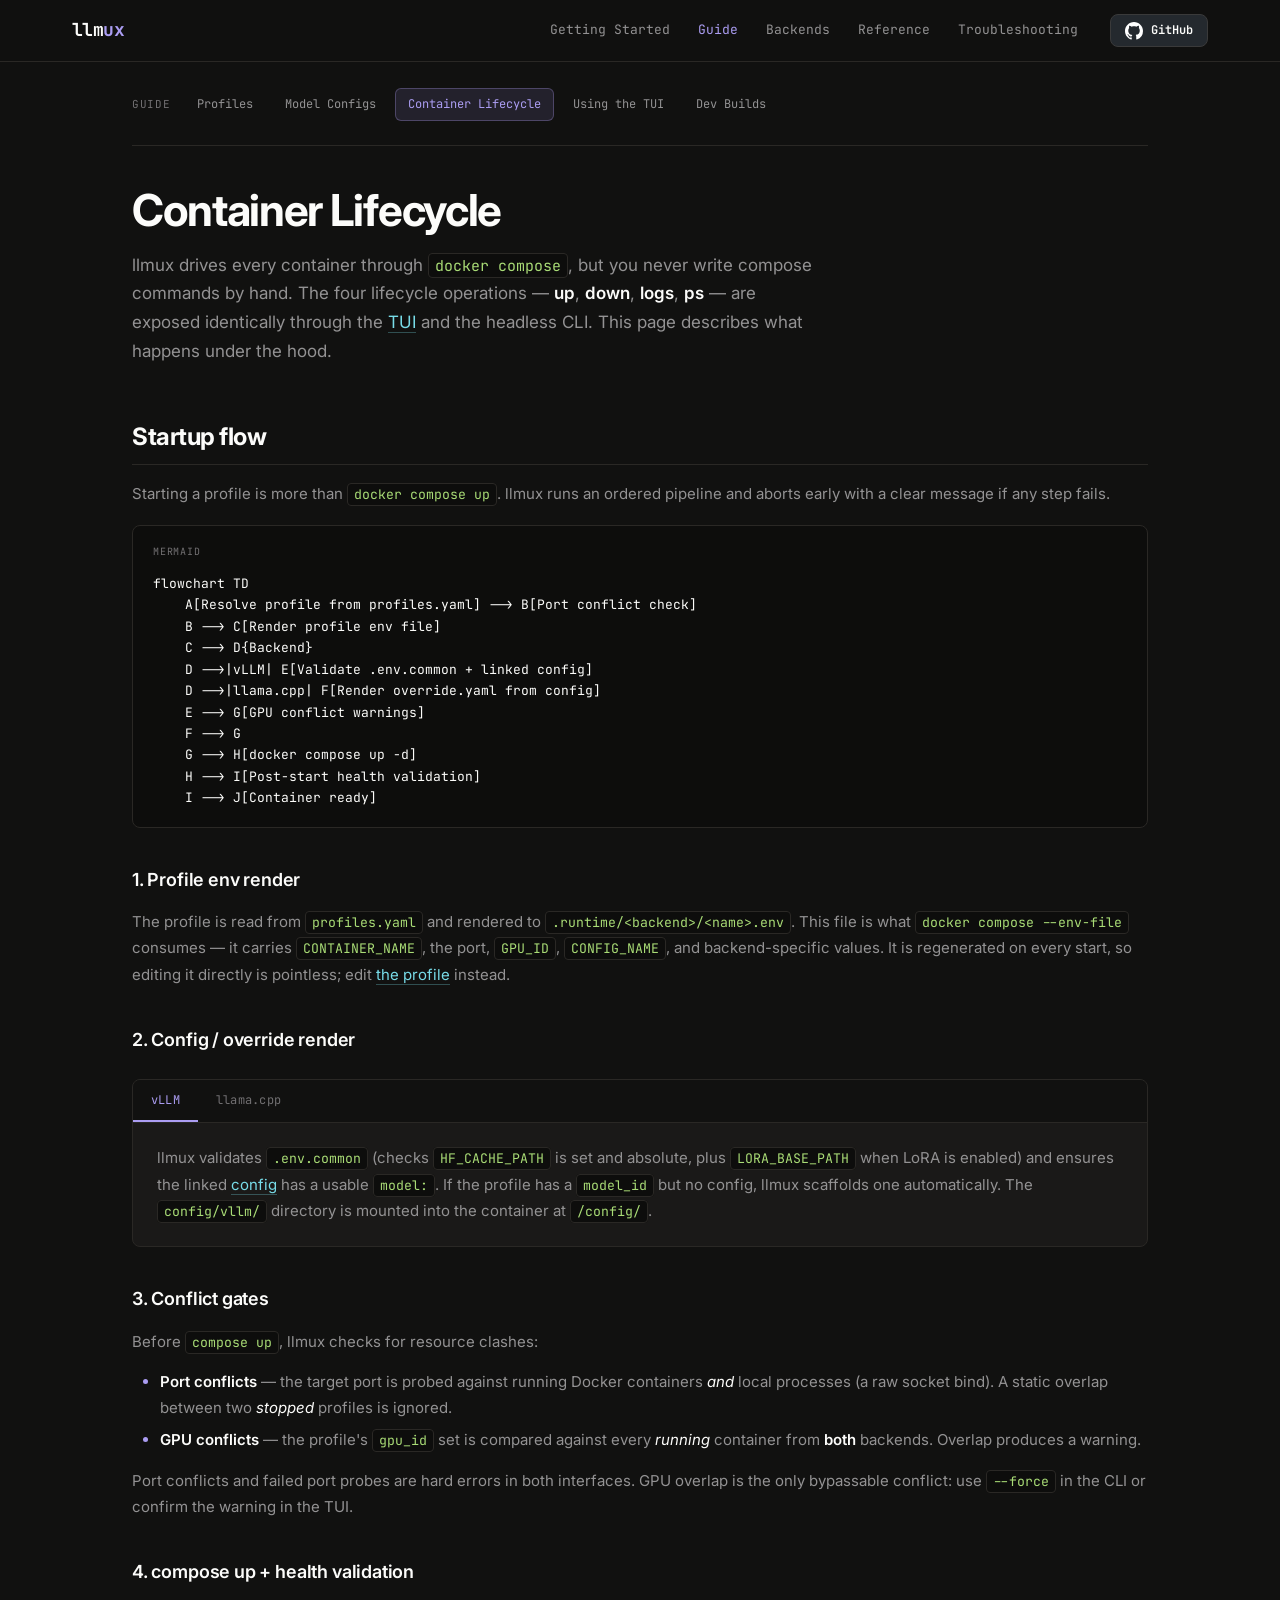
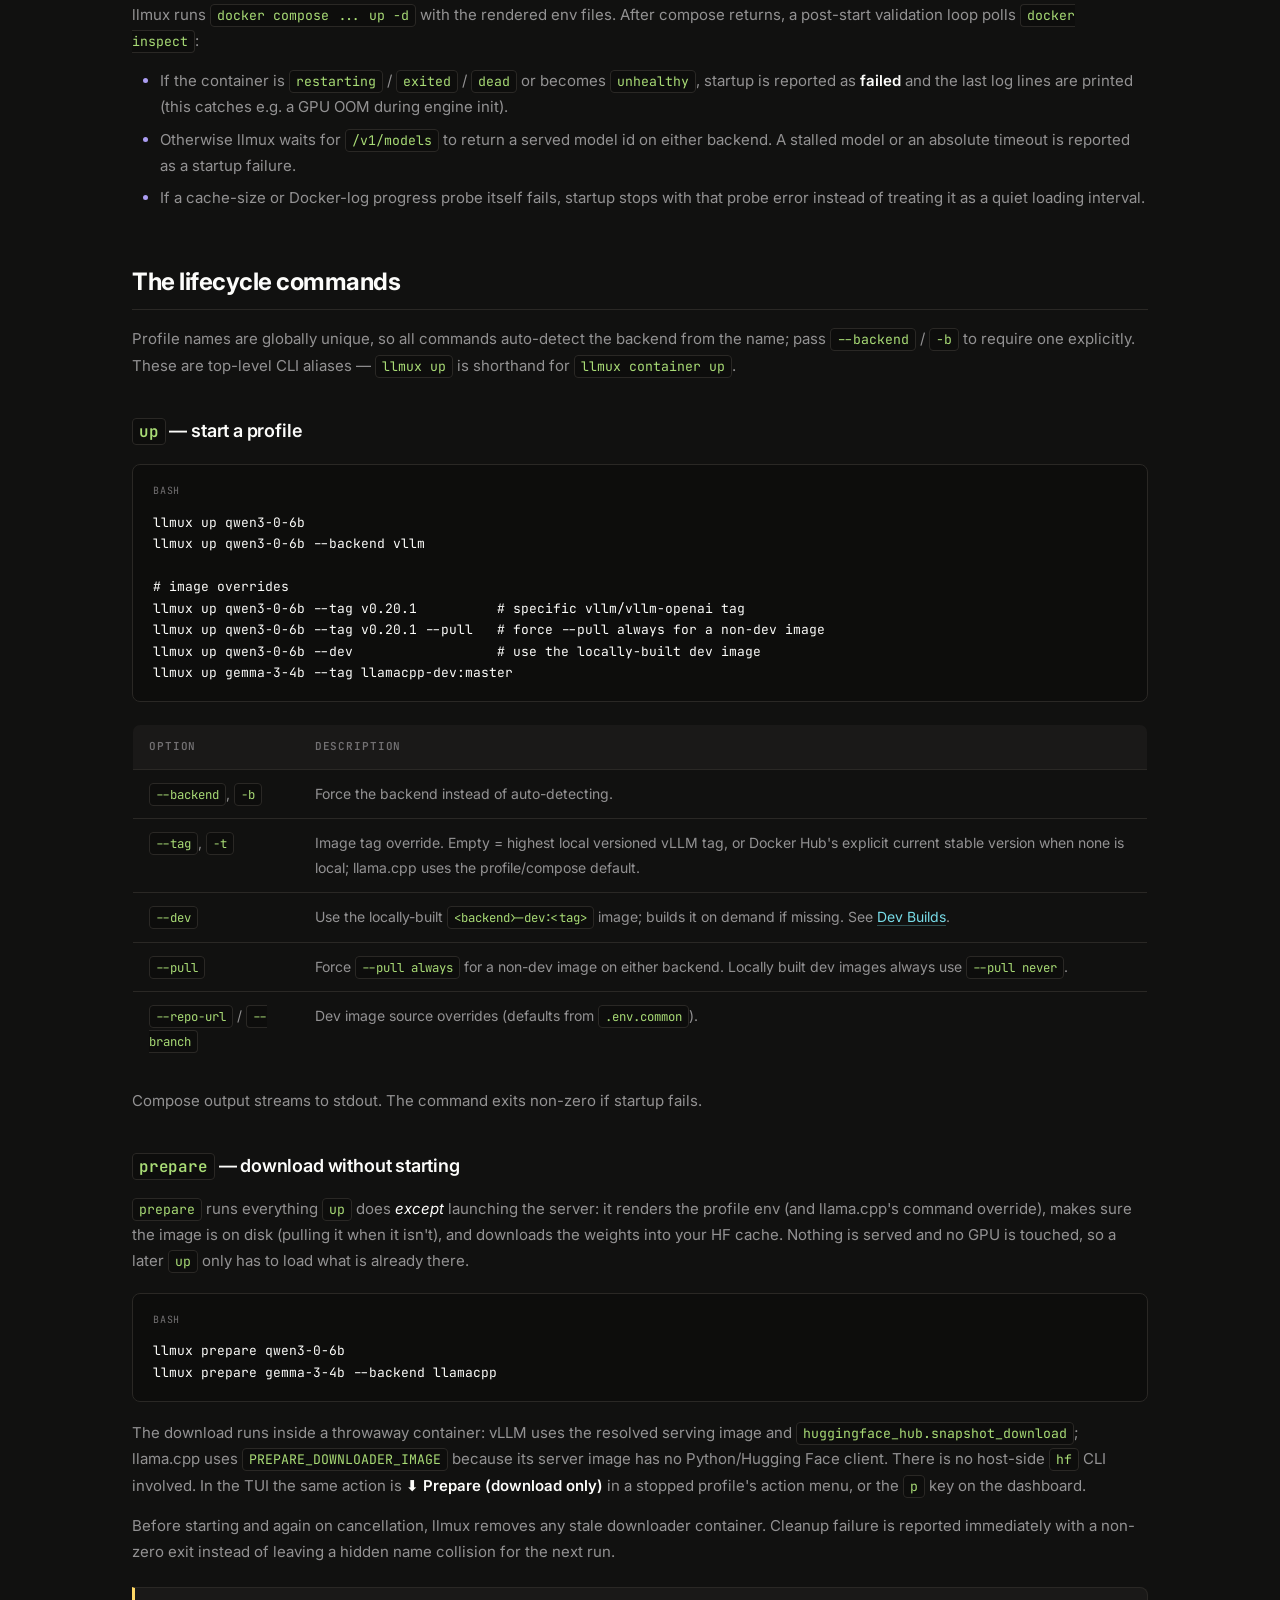
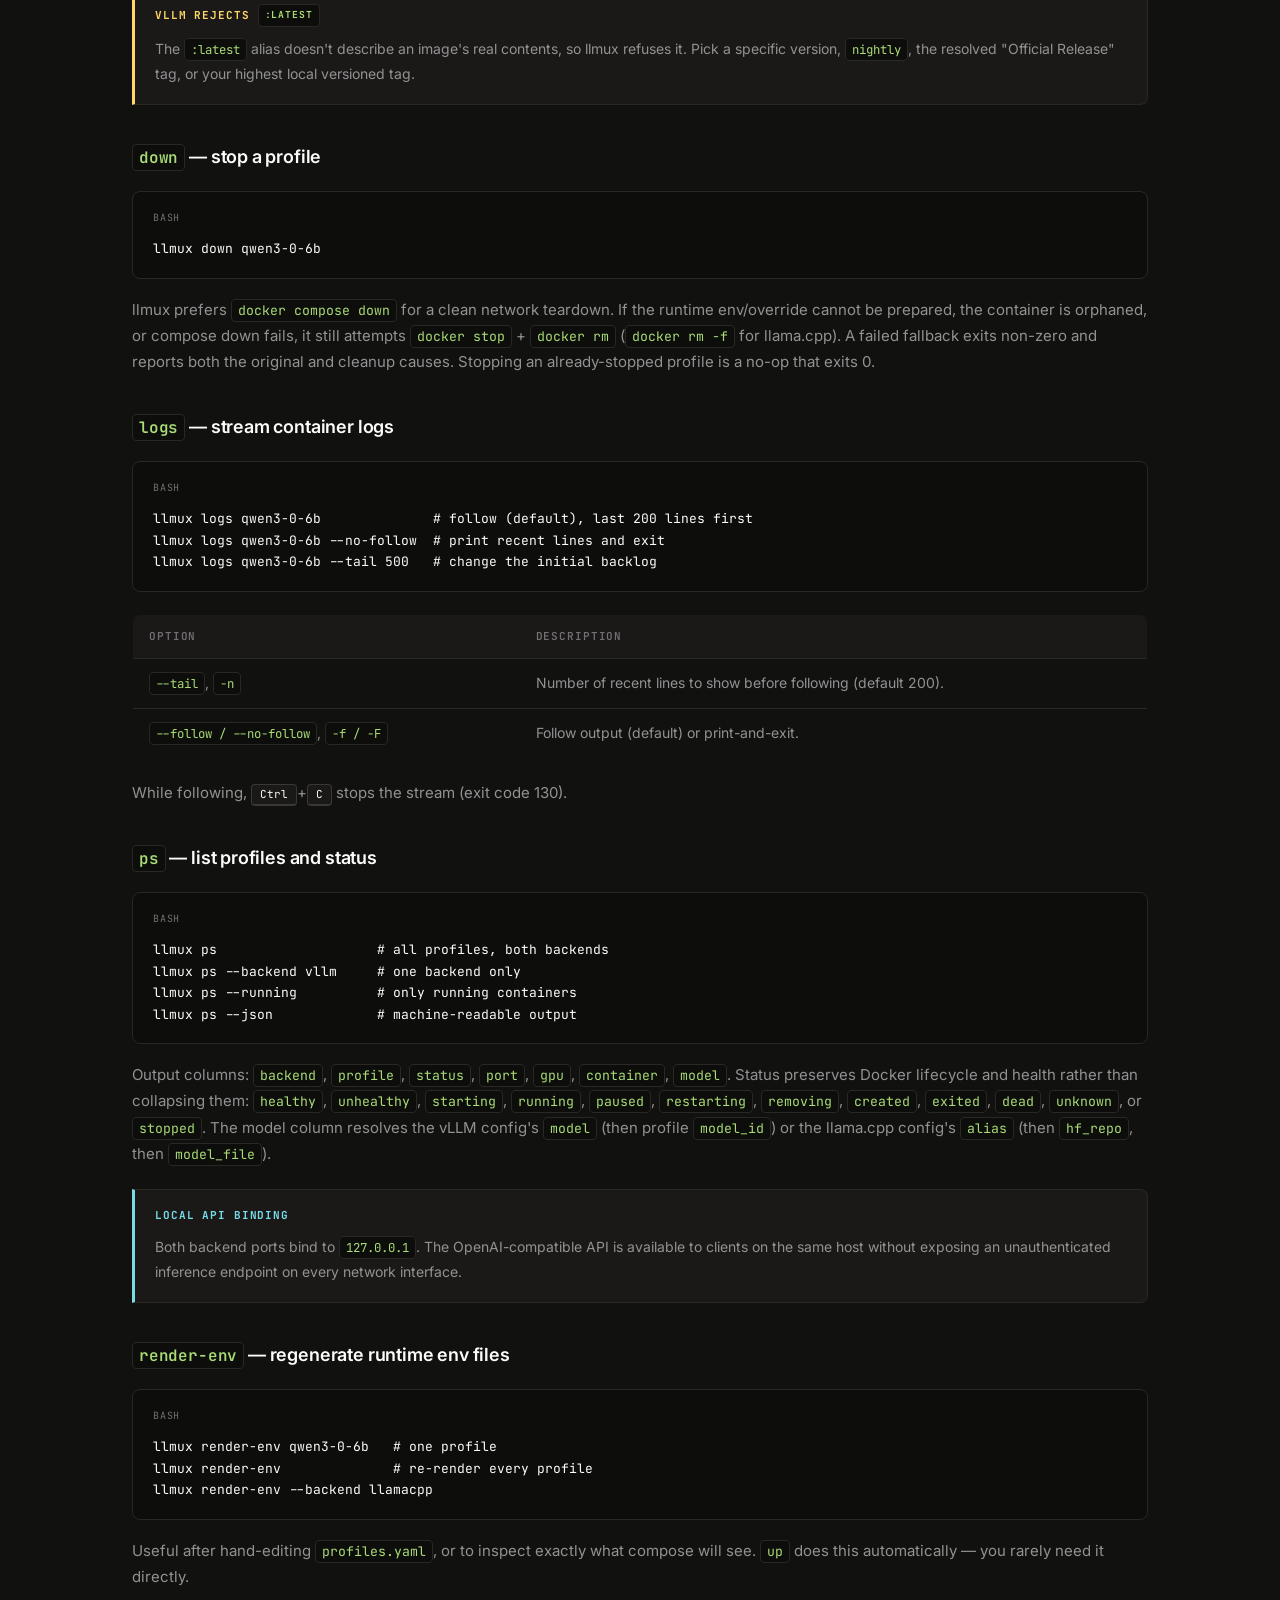
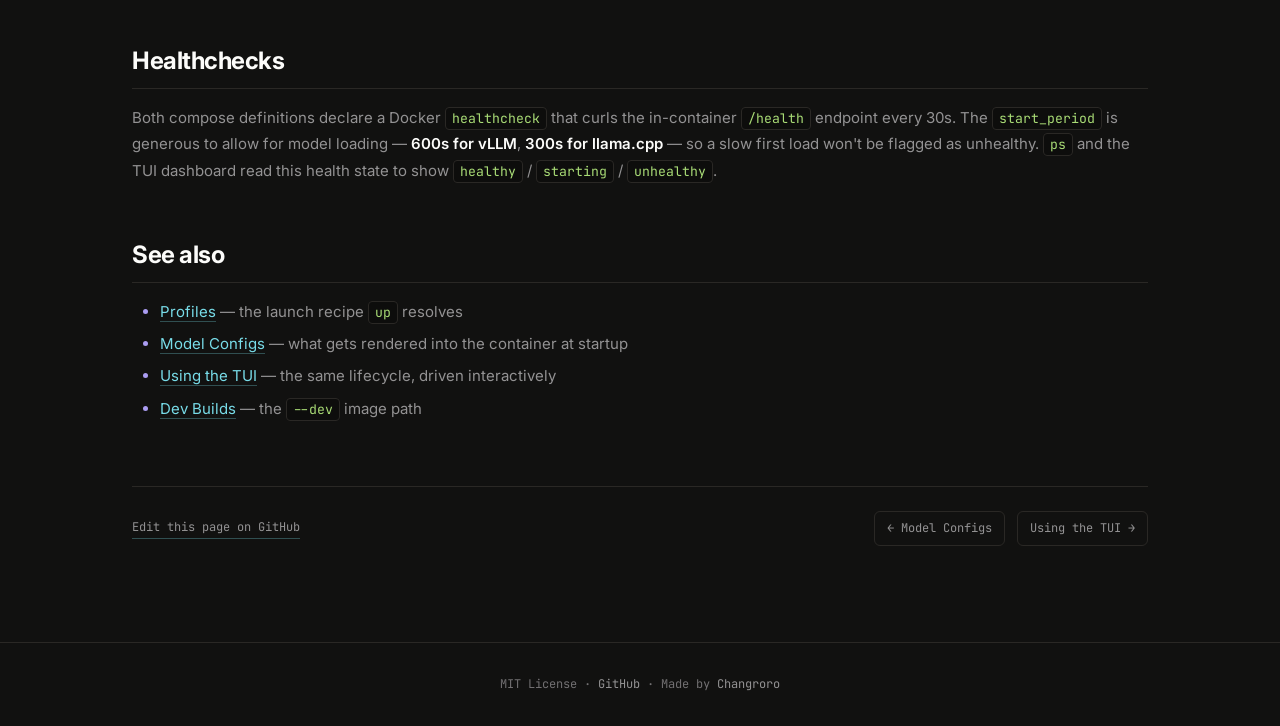
<file: docs/guide/container-lifecycle.html>
<!DOCTYPE html>
<html lang="en">
<head>
  <meta charset="UTF-8" />
  <meta name="viewport" content="width=device-width, initial-scale=1.0" />
  <title>Container Lifecycle &middot; llmux</title>
  <meta name="description" content="The startup pipeline, lifecycle commands, and healthchecks llmux runs around docker compose." />
  <link rel="preconnect" href="https://fonts.googleapis.com" />
  <link rel="preconnect" href="https://fonts.gstatic.com" crossorigin />
  <link href="https://fonts.googleapis.com/css2?family=JetBrains+Mono:wght@400;500;700&family=Inter:wght@400;500;600;700&display=swap" rel="stylesheet" />
  <link rel="stylesheet" href="../assets/css/style.css" />
</head>
<body>

<!-- NAV -->
<nav class="top">
  <div class="nav-inner">
    <a href="../index.html" class="nav-brand">llm<span class="brand-accent">ux</span></a>
    <div class="nav-links">
      <span class="nav-links-desktop">
        <a href="../getting-started/installation.html">Getting Started</a>
        <a href="../guide/profiles.html" class="active">Guide</a>
        <a href="../backends/vllm.html">Backends</a>
        <a href="../reference/cli.html">Reference</a>
        <a href="../troubleshooting.html">Troubleshooting</a>
      </span>
      <a href="https://github.com/Changroro/llmux" class="nav-github" target="_blank">
        <svg viewBox="0 0 16 16"><path d="M8 0C3.58 0 0 3.58 0 8c0 3.54 2.29 6.53 5.47 7.59.4.07.55-.17.55-.38 0-.19-.01-.82-.01-1.49-2.01.37-2.53-.49-2.69-.94-.09-.23-.48-.94-.82-1.13-.28-.15-.68-.52-.01-.53.63-.01 1.08.58 1.23.82.72 1.21 1.87.87 2.33.66.07-.52.28-.87.51-1.07-1.78-.2-3.64-.89-3.64-3.95 0-.87.31-1.59.82-2.15-.08-.2-.36-1.02.08-2.12 0 0 .67-.21 2.2.82.64-.18 1.32-.27 2-.27.68 0 1.36.09 2 .27 1.53-1.04 2.2-.82 2.2-.82.44 1.1.16 1.92.08 2.12.51.56.82 1.27.82 2.15 0 3.07-1.87 3.75-3.65 3.95.29.25.54.73.54 1.48 0 1.07-.01 1.93-.01 2.2 0 .21.15.46.55.38A8.013 8.013 0 0016 8c0-4.42-3.58-8-8-8z"/></svg>
        <span class="nav-github-stars">GitHub</span>
      </a>
    </div>
  </div>
</nav>

<div class="docs-wrap">

  <!-- SECTION NAV -->
  <div class="section-nav">
    <span class="crumb">Guide</span>
    <a href="profiles.html">Profiles</a>
    <a href="configs.html">Model Configs</a>
    <a href="container-lifecycle.html" class="active">Container Lifecycle</a>
    <a href="tui.html">Using the TUI</a>
    <a href="dev-build.html">Dev Builds</a>
  </div>

  <article class="docs-content">

    <div class="docs-header">
      <h1>Container Lifecycle</h1>
      <p class="lede">
        llmux drives every container through <code>docker compose</code>, but you never write compose commands by hand. The four lifecycle operations — <strong>up</strong>, <strong>down</strong>, <strong>logs</strong>, <strong>ps</strong> — are exposed identically through the <a href="tui.html">TUI</a> and the headless CLI. This page describes what happens under the hood.
      </p>
    </div>

    <h2 id="startup-flow">Startup flow</h2>
    <p>Starting a profile is more than <code>docker compose up</code>. llmux runs an ordered pipeline and aborts early with a clear message if any step fails.</p>
    <pre data-lang="mermaid"><code>flowchart TD
    A[Resolve profile from profiles.yaml] --> B[Port conflict check]
    B --> C[Render profile env file]
    C --> D{Backend}
    D -->|vLLM| E[Validate .env.common + linked config]
    D -->|llama.cpp| F[Render override.yaml from config]
    E --> G[GPU conflict warnings]
    F --> G
    G --> H[docker compose up -d]
    H --> I[Post-start health validation]
    I --> J[Container ready]</code></pre>

    <h3 id="1-profile-env-render">1. Profile env render</h3>
    <p>The profile is read from <code>profiles.yaml</code> and rendered to <code>.runtime/&lt;backend&gt;/&lt;name&gt;.env</code>. This file is what <code>docker compose --env-file</code> consumes — it carries <code>CONTAINER_NAME</code>, the port, <code>GPU_ID</code>, <code>CONFIG_NAME</code>, and backend-specific values. It is regenerated on every start, so editing it directly is pointless; edit <a href="profiles.html">the profile</a> instead.</p>

    <h3 id="2-config-override-render">2. Config / override render</h3>

    <div class="tabs">
      <div class="tab-bar">
        <button class="active" onclick="switchTab(this, 'tab-lifecycle-vllm')">vLLM</button>
        <button onclick="switchTab(this, 'tab-lifecycle-llamacpp')">llama.cpp</button>
      </div>
      <div class="tab-panel active" id="tab-lifecycle-vllm">
        <p>llmux validates <code>.env.common</code> (checks <code>HF_CACHE_PATH</code> is set and absolute, plus <code>LORA_BASE_PATH</code> when LoRA is enabled) and ensures the linked <a href="configs.html">config</a> has a usable <code>model:</code>. If the profile has a <code>model_id</code> but no config, llmux scaffolds one automatically. The <code>config/vllm/</code> directory is mounted into the container at <code>/config/</code>.</p>
      </div>
      <div class="tab-panel" id="tab-lifecycle-llamacpp">
        <p><code>scripts/llamacpp/render-override.py</code> reads <code>config/llamacpp/&lt;config&gt;.yaml</code> and the profile's GGUF metadata, then writes <code>.runtime/llamacpp/override-&lt;profile&gt;.yaml</code> containing the <code>llama-server</code> <code>command:</code> block. The per-profile override file lets multiple llama.cpp profiles run concurrently without clobbering each other.</p>
      </div>
    </div>

    <h3 id="3-conflict-gates">3. Conflict gates</h3>
    <p>Before <code>compose up</code>, llmux checks for resource clashes:</p>
    <ul>
      <li><strong>Port conflicts</strong> — the target port is probed against running Docker containers <em>and</em> local processes (a raw socket bind). A static overlap between two <em>stopped</em> profiles is ignored.</li>
      <li><strong>GPU conflicts</strong> — the profile's <code>gpu_id</code> set is compared against every <em>running</em> container from <strong>both</strong> backends. Overlap produces a warning.</li>
    </ul>
    <p>Port conflicts and failed port probes are hard errors in both interfaces. GPU overlap is the only bypassable conflict: use <code>--force</code> in the CLI or confirm the warning in the TUI.</p>

    <h3 id="4-compose-up-health-validation">4. compose up + health validation</h3>
    <p>llmux runs <code>docker compose ... up -d</code> with the rendered env files. After compose returns, a post-start validation loop polls <code>docker inspect</code>:</p>
    <ul>
      <li>If the container is <code>restarting</code> / <code>exited</code> / <code>dead</code> or becomes <code>unhealthy</code>, startup is reported as <strong>failed</strong> and the last log lines are printed (this catches e.g. a GPU OOM during engine init).</li>
      <li>Otherwise llmux waits for <code>/v1/models</code> to return a served model id on either backend. A stalled model or an absolute timeout is reported as a startup failure.</li>
      <li>If a cache-size or Docker-log progress probe itself fails, startup stops with that probe error instead of treating it as a quiet loading interval.</li>
    </ul>

    <h2 id="the-lifecycle-commands">The lifecycle commands</h2>
    <p>Profile names are globally unique, so all commands auto-detect the backend from the name; pass <code>--backend</code> / <code>-b</code> to require one explicitly. These are top-level CLI aliases — <code>llmux up</code> is shorthand for <code>llmux container up</code>.</p>

    <h3 id="up-start-a-profile"><code>up</code> — start a profile</h3>
    <pre data-lang="bash"><code>llmux up qwen3-0-6b
llmux up qwen3-0-6b --backend vllm

# image overrides
llmux up qwen3-0-6b --tag v0.20.1          # specific vllm/vllm-openai tag
llmux up qwen3-0-6b --tag v0.20.1 --pull   # force --pull always for a non-dev image
llmux up qwen3-0-6b --dev                  # use the locally-built dev image
llmux up gemma-3-4b --tag llamacpp-dev:master</code></pre>

    <table>
      <thead>
        <tr><th>Option</th><th>Description</th></tr>
      </thead>
      <tbody>
        <tr><td><code>--backend</code>, <code>-b</code></td><td>Force the backend instead of auto-detecting.</td></tr>
        <tr><td><code>--tag</code>, <code>-t</code></td><td>Image tag override. Empty = highest local versioned vLLM tag, or Docker Hub's explicit current stable version when none is local; llama.cpp uses the profile/compose default.</td></tr>
        <tr><td><code>--dev</code></td><td>Use the locally-built <code>&lt;backend&gt;-dev:&lt;tag&gt;</code> image; builds it on demand if missing. See <a href="dev-build.html">Dev Builds</a>.</td></tr>
        <tr><td><code>--pull</code></td><td>Force <code>--pull always</code> for a non-dev image on either backend. Locally built dev images always use <code>--pull never</code>.</td></tr>
        <tr><td><code>--repo-url</code> / <code>--branch</code></td><td>Dev image source overrides (defaults from <code>.env.common</code>).</td></tr>
      </tbody>
    </table>
    <p>Compose output streams to stdout. The command exits non-zero if startup fails.</p>

    <h3 id="prepare-download-without-starting"><code>prepare</code> — download without starting</h3>
    <p><code>prepare</code> runs everything <code>up</code> does <em>except</em> launching the server: it renders the profile env (and llama.cpp's command override), makes sure the image is on disk (pulling it when it isn't), and downloads the weights into your HF cache. Nothing is served and no GPU is touched, so a later <code>up</code> only has to load what is already there.</p>
    <pre data-lang="bash"><code>llmux prepare qwen3-0-6b
llmux prepare gemma-3-4b --backend llamacpp</code></pre>
    <p>The download runs inside a throwaway container: vLLM uses the resolved serving image and <code>huggingface_hub.snapshot_download</code>; llama.cpp uses <code>PREPARE_DOWNLOADER_IMAGE</code> because its server image has no Python/Hugging Face client. There is no host-side <code>hf</code> CLI involved. In the TUI the same action is <strong>⬇ Prepare (download only)</strong> in a stopped profile's action menu, or the <code>p</code> key on the dashboard.</p>
    <p>Before starting and again on cancellation, llmux removes any stale downloader container. Cleanup failure is reported immediately with a non-zero exit instead of leaving a hidden name collision for the next run.</p>

    <div class="admonition warning">
      <p class="admonition-title">vLLM rejects <code>:latest</code></p>
      <p>The <code>:latest</code> alias doesn't describe an image's real contents, so llmux refuses it. Pick a specific version, <code>nightly</code>, the resolved "Official Release" tag, or your highest local versioned tag.</p>
    </div>

    <h3 id="down-stop-a-profile"><code>down</code> — stop a profile</h3>
    <pre data-lang="bash"><code>llmux down qwen3-0-6b</code></pre>
    <p>llmux prefers <code>docker compose down</code> for a clean network teardown. If the runtime env/override cannot be prepared, the container is orphaned, or compose down fails, it still attempts <code>docker stop</code> + <code>docker rm</code> (<code>docker rm -f</code> for llama.cpp). A failed fallback exits non-zero and reports both the original and cleanup causes. Stopping an already-stopped profile is a no-op that exits 0.</p>

    <h3 id="logs-stream-container-logs"><code>logs</code> — stream container logs</h3>
    <pre data-lang="bash"><code>llmux logs qwen3-0-6b              # follow (default), last 200 lines first
llmux logs qwen3-0-6b --no-follow  # print recent lines and exit
llmux logs qwen3-0-6b --tail 500   # change the initial backlog</code></pre>

    <table>
      <thead>
        <tr><th>Option</th><th>Description</th></tr>
      </thead>
      <tbody>
        <tr><td><code>--tail</code>, <code>-n</code></td><td>Number of recent lines to show before following (default 200).</td></tr>
        <tr><td><code>--follow / --no-follow</code>, <code>-f / -F</code></td><td>Follow output (default) or print-and-exit.</td></tr>
      </tbody>
    </table>
    <p>While following, <kbd>Ctrl</kbd>+<kbd>C</kbd> stops the stream (exit code 130).</p>

    <h3 id="ps-list-profiles-and-status"><code>ps</code> — list profiles and status</h3>
    <pre data-lang="bash"><code>llmux ps                    # all profiles, both backends
llmux ps --backend vllm     # one backend only
llmux ps --running          # only running containers
llmux ps --json             # machine-readable output</code></pre>
    <p>Output columns: <code>backend</code>, <code>profile</code>, <code>status</code>, <code>port</code>, <code>gpu</code>, <code>container</code>, <code>model</code>. Status preserves Docker lifecycle and health rather than collapsing them: <code>healthy</code>, <code>unhealthy</code>, <code>starting</code>, <code>running</code>, <code>paused</code>, <code>restarting</code>, <code>removing</code>, <code>created</code>, <code>exited</code>, <code>dead</code>, <code>unknown</code>, or <code>stopped</code>. The model column resolves the vLLM config's <code>model</code> (then profile <code>model_id</code>) or the llama.cpp config's <code>alias</code> (then <code>hf_repo</code>, then <code>model_file</code>).</p>

    <div class="admonition note">
      <p class="admonition-title">Local API binding</p>
      <p>Both backend ports bind to <code>127.0.0.1</code>. The OpenAI-compatible API is available to clients on the same host without exposing an unauthenticated inference endpoint on every network interface.</p>
    </div>

    <h3 id="render-env-regenerate-runtime-env-files"><code>render-env</code> — regenerate runtime env files</h3>
    <pre data-lang="bash"><code>llmux render-env qwen3-0-6b   # one profile
llmux render-env              # re-render every profile
llmux render-env --backend llamacpp</code></pre>
    <p>Useful after hand-editing <code>profiles.yaml</code>, or to inspect exactly what compose will see. <code>up</code> does this automatically — you rarely need it directly.</p>

    <h2 id="healthchecks">Healthchecks</h2>
    <p>Both compose definitions declare a Docker <code>healthcheck</code> that curls the in-container <code>/health</code> endpoint every 30s. The <code>start_period</code> is generous to allow for model loading — <strong>600s for vLLM</strong>, <strong>300s for llama.cpp</strong> — so a slow first load won't be flagged as unhealthy. <code>ps</code> and the TUI dashboard read this health state to show <code>healthy</code> / <code>starting</code> / <code>unhealthy</code>.</p>

    <h2 id="see-also">See also</h2>
    <ul>
      <li><a href="profiles.html">Profiles</a> — the launch recipe <code>up</code> resolves</li>
      <li><a href="configs.html">Model Configs</a> — what gets rendered into the container at startup</li>
      <li><a href="tui.html">Using the TUI</a> — the same lifecycle, driven interactively</li>
      <li><a href="dev-build.html">Dev Builds</a> — the <code>--dev</code> image path</li>
    </ul>

    <div class="docs-footer">
      <a class="edit-link" href="https://github.com/Changroro/llmux/edit/main/docs/guide/container-lifecycle.html" target="_blank">Edit this page on GitHub</a>
      <div class="prev-next">
        <a href="configs.html">&larr; Model Configs</a>
        <a href="tui.html">Using the TUI &rarr;</a>
      </div>
    </div>

  </article>
</div>

<!-- FOOTER -->
<footer>
  <div class="page-wrap">
    <p>
      MIT License &middot;
      <a href="https://github.com/Changroro/llmux">GitHub</a> &middot;
      Made by <a href="https://github.com/Changroro">Changroro</a>
    </p>
  </div>
</footer>

<script>
function switchTab(btn, panelId) {
  const tabs = btn.closest('.tabs');
  tabs.querySelectorAll('.tab-bar button').forEach(b => b.classList.remove('active'));
  tabs.querySelectorAll('.tab-panel').forEach(p => p.classList.remove('active'));
  btn.classList.add('active');
  document.getElementById(panelId).classList.add('active');
}
</script>

</body>
</html>
</file>
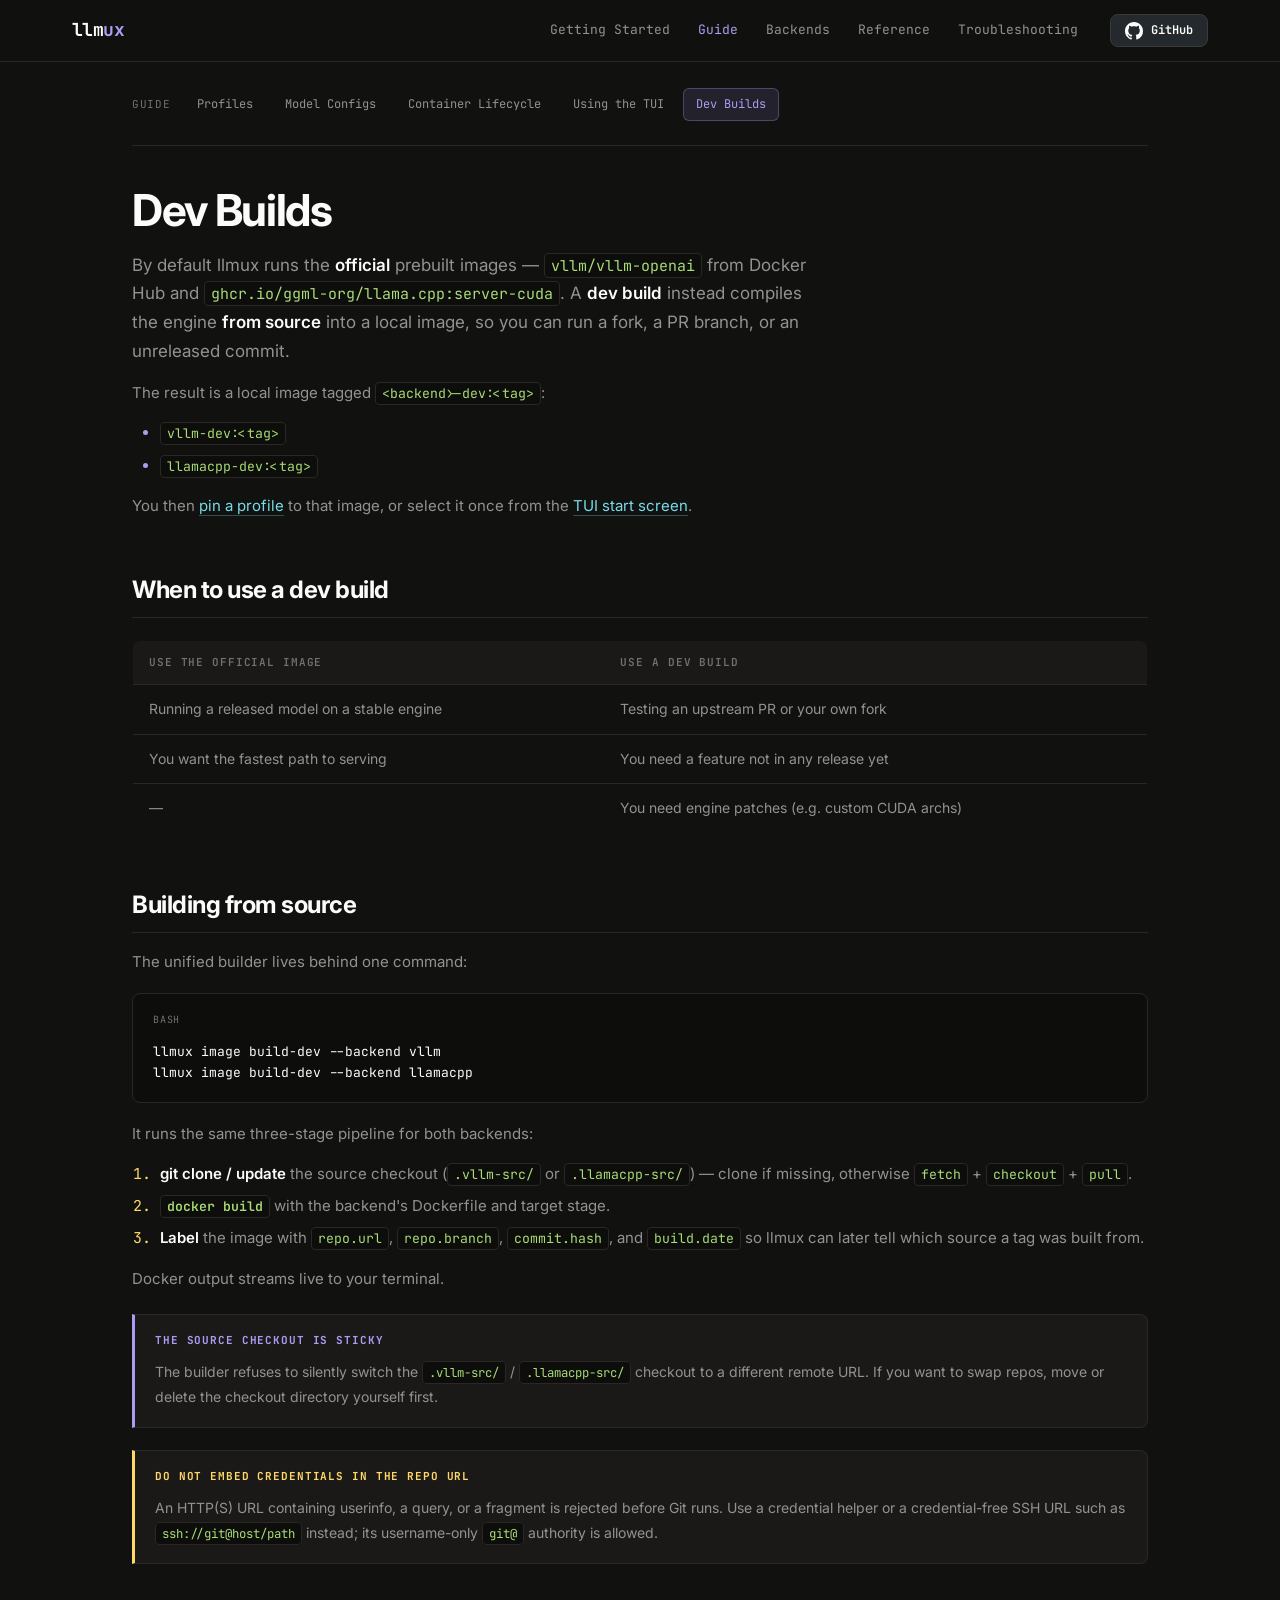
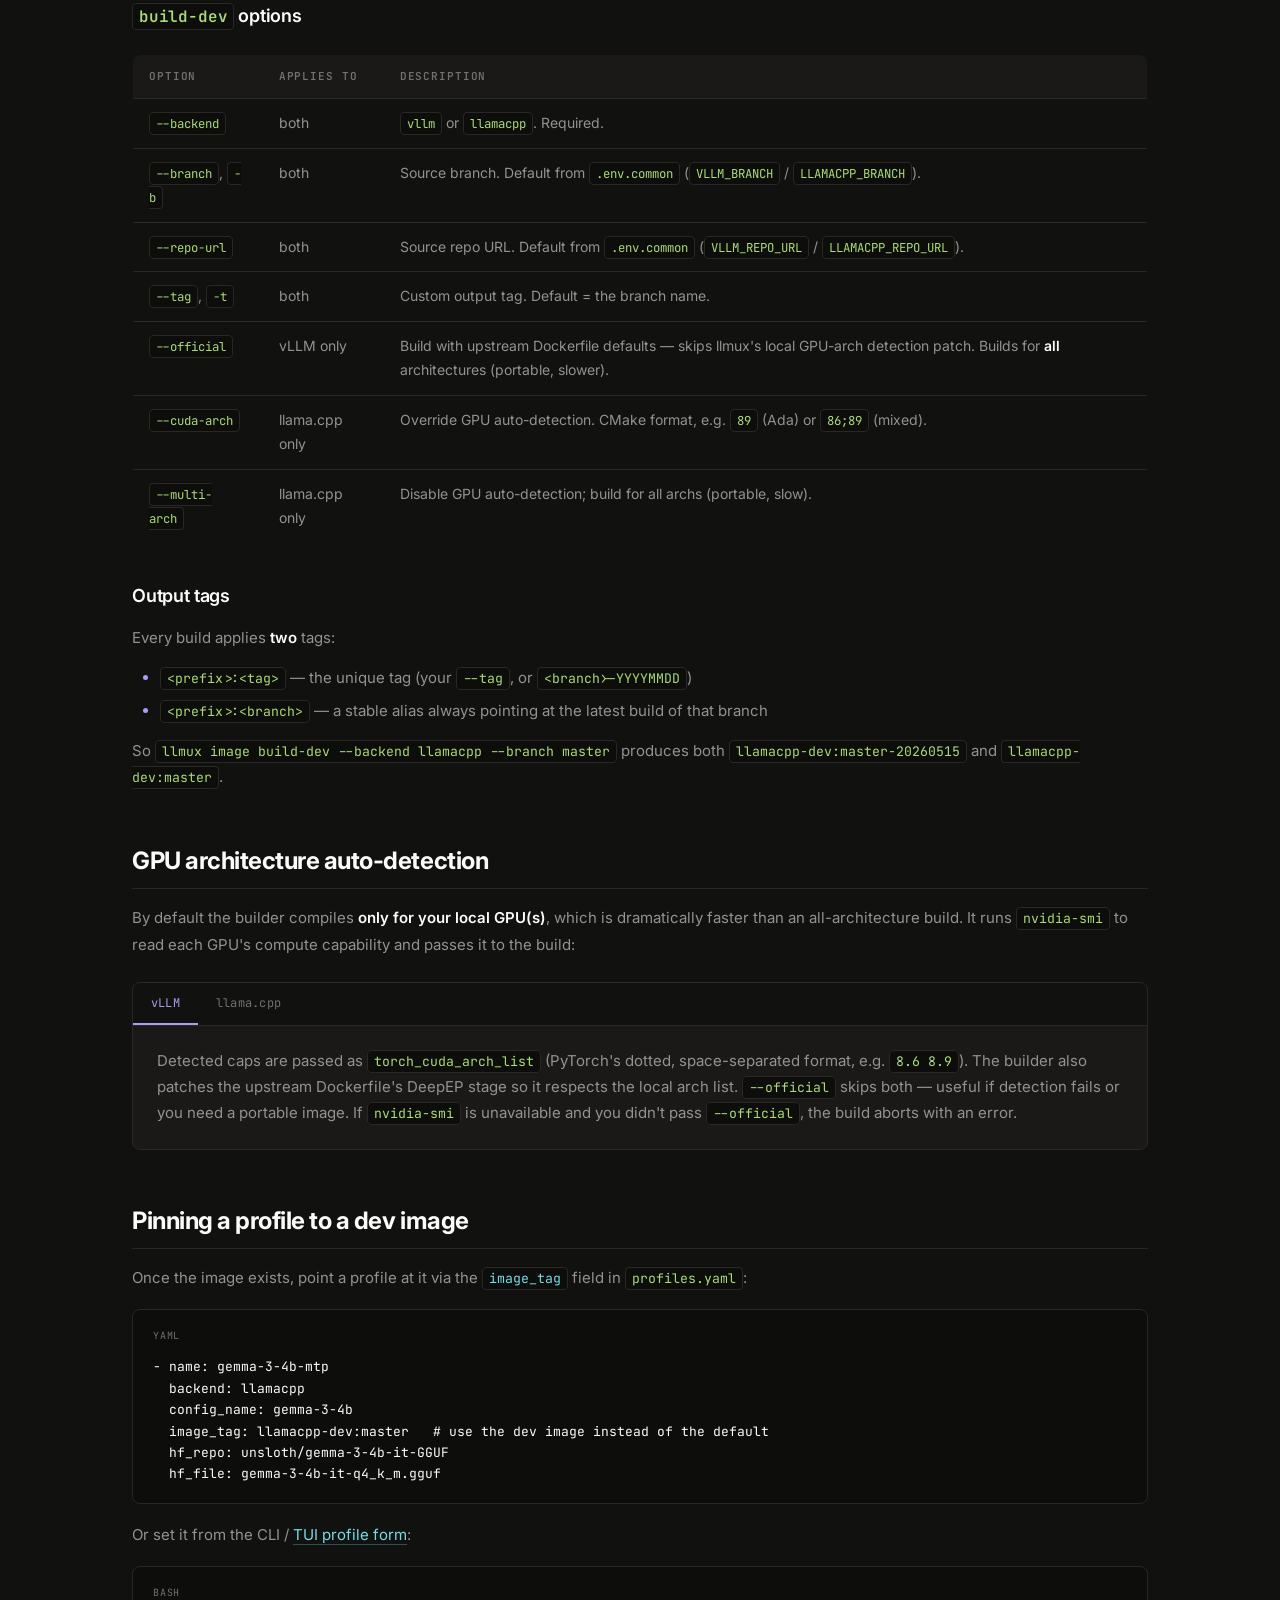
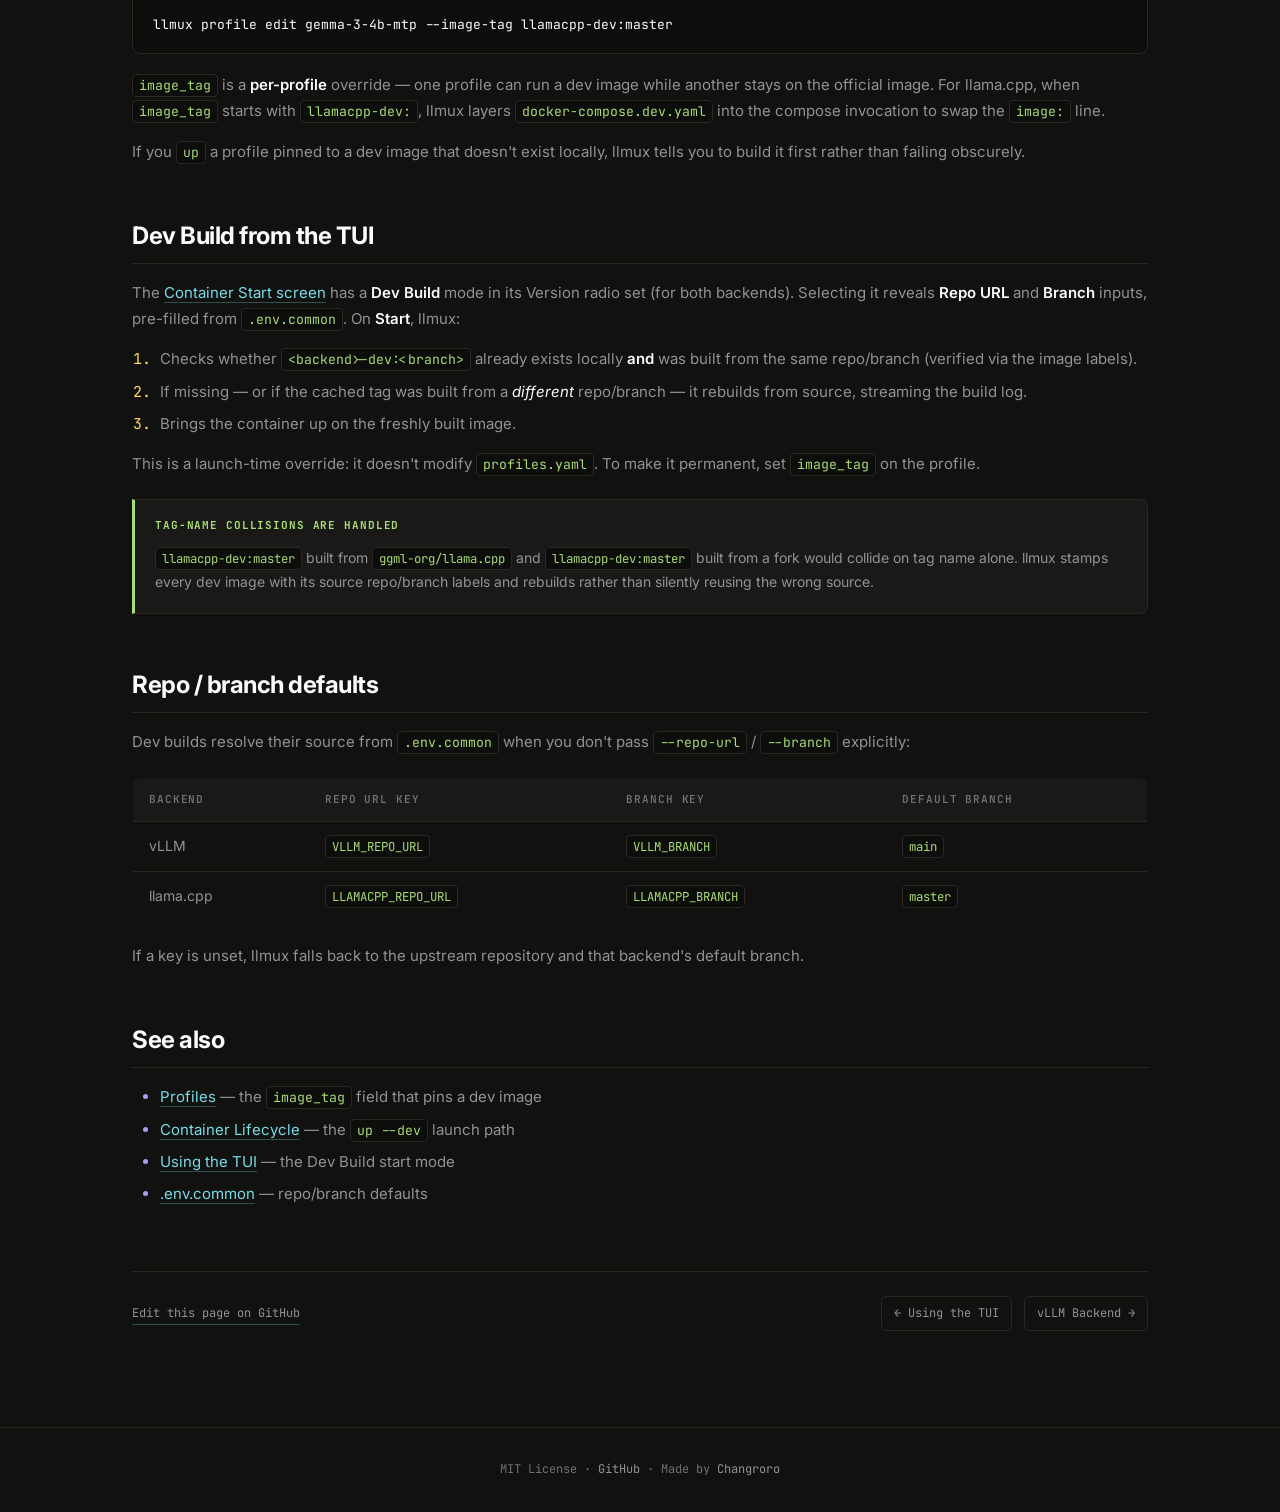
<file: docs/guide/dev-build.html>
<!DOCTYPE html>
<html lang="en">
<head>
  <meta charset="UTF-8" />
  <meta name="viewport" content="width=device-width, initial-scale=1.0" />
  <title>Dev Builds &middot; llmux</title>
  <meta name="description" content="Building local vllm-dev / llamacpp-dev images from a source checkout, with GPU arch auto-detection." />
  <link rel="preconnect" href="https://fonts.googleapis.com" />
  <link rel="preconnect" href="https://fonts.gstatic.com" crossorigin />
  <link href="https://fonts.googleapis.com/css2?family=JetBrains+Mono:wght@400;500;700&family=Inter:wght@400;500;600;700&display=swap" rel="stylesheet" />
  <link rel="stylesheet" href="../assets/css/style.css" />
</head>
<body>

<!-- NAV -->
<nav class="top">
  <div class="nav-inner">
    <a href="../index.html" class="nav-brand">llm<span class="brand-accent">ux</span></a>
    <div class="nav-links">
      <span class="nav-links-desktop">
        <a href="../getting-started/installation.html">Getting Started</a>
        <a href="../guide/profiles.html" class="active">Guide</a>
        <a href="../backends/vllm.html">Backends</a>
        <a href="../reference/cli.html">Reference</a>
        <a href="../troubleshooting.html">Troubleshooting</a>
      </span>
      <a href="https://github.com/Changroro/llmux" class="nav-github" target="_blank">
        <svg viewBox="0 0 16 16"><path d="M8 0C3.58 0 0 3.58 0 8c0 3.54 2.29 6.53 5.47 7.59.4.07.55-.17.55-.38 0-.19-.01-.82-.01-1.49-2.01.37-2.53-.49-2.69-.94-.09-.23-.48-.94-.82-1.13-.28-.15-.68-.52-.01-.53.63-.01 1.08.58 1.23.82.72 1.21 1.87.87 2.33.66.07-.52.28-.87.51-1.07-1.78-.2-3.64-.89-3.64-3.95 0-.87.31-1.59.82-2.15-.08-.2-.36-1.02.08-2.12 0 0 .67-.21 2.2.82.64-.18 1.32-.27 2-.27.68 0 1.36.09 2 .27 1.53-1.04 2.2-.82 2.2-.82.44 1.1.16 1.92.08 2.12.51.56.82 1.27.82 2.15 0 3.07-1.87 3.75-3.65 3.95.29.25.54.73.54 1.48 0 1.07-.01 1.93-.01 2.2 0 .21.15.46.55.38A8.013 8.013 0 0016 8c0-4.42-3.58-8-8-8z"/></svg>
        <span class="nav-github-stars">GitHub</span>
      </a>
    </div>
  </div>
</nav>

<div class="docs-wrap">

  <!-- SECTION NAV -->
  <div class="section-nav">
    <span class="crumb">Guide</span>
    <a href="profiles.html">Profiles</a>
    <a href="configs.html">Model Configs</a>
    <a href="container-lifecycle.html">Container Lifecycle</a>
    <a href="tui.html">Using the TUI</a>
    <a href="dev-build.html" class="active">Dev Builds</a>
  </div>

  <article class="docs-content">

    <div class="docs-header">
      <h1>Dev Builds</h1>
      <p class="lede">
        By default llmux runs the <strong>official</strong> prebuilt images — <code>vllm/vllm-openai</code> from Docker Hub and <code>ghcr.io/ggml-org/llama.cpp:server-cuda</code>. A <strong>dev build</strong> instead compiles the engine <strong>from source</strong> into a local image, so you can run a fork, a PR branch, or an unreleased commit.
      </p>
      <p>The result is a local image tagged <code>&lt;backend&gt;-dev:&lt;tag&gt;</code>:</p>
      <ul>
        <li><code>vllm-dev:&lt;tag&gt;</code></li>
        <li><code>llamacpp-dev:&lt;tag&gt;</code></li>
      </ul>
      <p>You then <a href="#pinning-a-profile-to-a-dev-image">pin a profile</a> to that image, or select it once from the <a href="tui.html#container-start-screen">TUI start screen</a>.</p>
    </div>

    <h2 id="when-to-use-a-dev-build">When to use a dev build</h2>
    <table>
      <thead>
        <tr><th>Use the official image</th><th>Use a dev build</th></tr>
      </thead>
      <tbody>
        <tr><td>Running a released model on a stable engine</td><td>Testing an upstream PR or your own fork</td></tr>
        <tr><td>You want the fastest path to serving</td><td>You need a feature not in any release yet</td></tr>
        <tr><td>—</td><td>You need engine patches (e.g. custom CUDA archs)</td></tr>
      </tbody>
    </table>

    <h2 id="building-from-source">Building from source</h2>
    <p>The unified builder lives behind one command:</p>
    <pre data-lang="bash"><code>llmux image build-dev --backend vllm
llmux image build-dev --backend llamacpp</code></pre>
    <p>It runs the same three-stage pipeline for both backends:</p>
    <ol>
      <li><strong>git clone / update</strong> the source checkout (<code>.vllm-src/</code> or <code>.llamacpp-src/</code>) — clone if missing, otherwise <code>fetch</code> + <code>checkout</code> + <code>pull</code>.</li>
      <li><strong><code>docker build</code></strong> with the backend's Dockerfile and target stage.</li>
      <li><strong>Label</strong> the image with <code>repo.url</code>, <code>repo.branch</code>, <code>commit.hash</code>, and <code>build.date</code> so llmux can later tell which source a tag was built from.</li>
    </ol>
    <p>Docker output streams live to your terminal.</p>

    <div class="admonition info">
      <p class="admonition-title">The source checkout is sticky</p>
      <p>The builder refuses to silently switch the <code>.vllm-src/</code> / <code>.llamacpp-src/</code> checkout to a different remote URL. If you want to swap repos, move or delete the checkout directory yourself first.</p>
    </div>

    <div class="admonition warning">
      <p class="admonition-title">Do not embed credentials in the repo URL</p>
      <p>An HTTP(S) URL containing userinfo, a query, or a fragment is rejected before Git runs. Use a credential helper or a credential-free SSH URL such as <code>ssh://git@host/path</code> instead; its username-only <code>git@</code> authority is allowed.</p>
    </div>

    <h3 id="build-dev-options"><code>build-dev</code> options</h3>
    <table>
      <thead>
        <tr><th>Option</th><th>Applies to</th><th>Description</th></tr>
      </thead>
      <tbody>
        <tr><td><code>--backend</code></td><td>both</td><td><code>vllm</code> or <code>llamacpp</code>. Required.</td></tr>
        <tr><td><code>--branch</code>, <code>-b</code></td><td>both</td><td>Source branch. Default from <code>.env.common</code> (<code>VLLM_BRANCH</code> / <code>LLAMACPP_BRANCH</code>).</td></tr>
        <tr><td><code>--repo-url</code></td><td>both</td><td>Source repo URL. Default from <code>.env.common</code> (<code>VLLM_REPO_URL</code> / <code>LLAMACPP_REPO_URL</code>).</td></tr>
        <tr><td><code>--tag</code>, <code>-t</code></td><td>both</td><td>Custom output tag. Default = the branch name.</td></tr>
        <tr><td><code>--official</code></td><td>vLLM only</td><td>Build with upstream Dockerfile defaults — skips llmux's local GPU-arch detection patch. Builds for <strong>all</strong> architectures (portable, slower).</td></tr>
        <tr><td><code>--cuda-arch</code></td><td>llama.cpp only</td><td>Override GPU auto-detection. CMake format, e.g. <code>89</code> (Ada) or <code>86;89</code> (mixed).</td></tr>
        <tr><td><code>--multi-arch</code></td><td>llama.cpp only</td><td>Disable GPU auto-detection; build for all archs (portable, slow).</td></tr>
      </tbody>
    </table>

    <h3 id="output-tags">Output tags</h3>
    <p>Every build applies <strong>two</strong> tags:</p>
    <ul>
      <li><code>&lt;prefix&gt;:&lt;tag&gt;</code> — the unique tag (your <code>--tag</code>, or <code>&lt;branch&gt;-YYYYMMDD</code>)</li>
      <li><code>&lt;prefix&gt;:&lt;branch&gt;</code> — a stable alias always pointing at the latest build of that branch</li>
    </ul>
    <p>So <code>llmux image build-dev --backend llamacpp --branch master</code> produces both <code>llamacpp-dev:master-20260515</code> and <code>llamacpp-dev:master</code>.</p>

    <h2 id="gpu-architecture-auto-detection">GPU architecture auto-detection</h2>
    <p>By default the builder compiles <strong>only for your local GPU(s)</strong>, which is dramatically faster than an all-architecture build. It runs <code>nvidia-smi</code> to read each GPU's compute capability and passes it to the build:</p>

    <div class="tabs">
      <div class="tab-bar">
        <button class="active" onclick="switchTab(this, 'tab-devbuild-vllm')">vLLM</button>
        <button onclick="switchTab(this, 'tab-devbuild-llamacpp')">llama.cpp</button>
      </div>
      <div class="tab-panel active" id="tab-devbuild-vllm">
        <p>Detected caps are passed as <code>torch_cuda_arch_list</code> (PyTorch's dotted, space-separated format, e.g. <code>8.6 8.9</code>). The builder also patches the upstream Dockerfile's DeepEP stage so it respects the local arch list. <code>--official</code> skips both — useful if detection fails or you need a portable image. If <code>nvidia-smi</code> is unavailable and you didn't pass <code>--official</code>, the build aborts with an error.</p>
      </div>
      <div class="tab-panel" id="tab-devbuild-llamacpp">
        <p>Detected caps are passed as <code>CUDA_DOCKER_ARCH</code> (CMake's no-dot, semicolon-separated format, e.g. <code>86;89</code>). If <code>nvidia-smi</code> is unavailable, the build stops with an error. Override detection with <code>--cuda-arch '89'</code> or explicitly request the portable path with <code>--multi-arch</code>.</p>
      </div>
    </div>

    <h2 id="pinning-a-profile-to-a-dev-image">Pinning a profile to a dev image</h2>
    <p>Once the image exists, point a profile at it via the <a href="profiles.html#per-profile-image_tag"><code>image_tag</code></a> field in <code>profiles.yaml</code>:</p>
    <pre data-lang="yaml"><code>- name: gemma-3-4b-mtp
  backend: llamacpp
  config_name: gemma-3-4b
  image_tag: llamacpp-dev:master   # use the dev image instead of the default
  hf_repo: unsloth/gemma-3-4b-it-GGUF
  hf_file: gemma-3-4b-it-q4_k_m.gguf</code></pre>
    <p>Or set it from the CLI / <a href="tui.html#profile-and-config-forms">TUI profile form</a>:</p>
    <pre data-lang="bash"><code>llmux profile edit gemma-3-4b-mtp --image-tag llamacpp-dev:master</code></pre>
    <p><code>image_tag</code> is a <strong>per-profile</strong> override — one profile can run a dev image while another stays on the official image. For llama.cpp, when <code>image_tag</code> starts with <code>llamacpp-dev:</code>, llmux layers <code>docker-compose.dev.yaml</code> into the compose invocation to swap the <code>image:</code> line.</p>
    <p>If you <code>up</code> a profile pinned to a dev image that doesn't exist locally, llmux tells you to build it first rather than failing obscurely.</p>

    <h2 id="dev-build-from-the-tui">Dev Build from the TUI</h2>
    <p>The <a href="tui.html#container-start-screen">Container Start screen</a> has a <strong>Dev Build</strong> mode in its Version radio set (for both backends). Selecting it reveals <strong>Repo URL</strong> and <strong>Branch</strong> inputs, pre-filled from <code>.env.common</code>. On <strong>Start</strong>, llmux:</p>
    <ol>
      <li>Checks whether <code>&lt;backend&gt;-dev:&lt;branch&gt;</code> already exists locally <strong>and</strong> was built from the same repo/branch (verified via the image labels).</li>
      <li>If missing — or if the cached tag was built from a <em>different</em> repo/branch — it rebuilds from source, streaming the build log.</li>
      <li>Brings the container up on the freshly built image.</li>
    </ol>
    <p>This is a launch-time override: it doesn't modify <code>profiles.yaml</code>. To make it permanent, set <code>image_tag</code> on the profile.</p>

    <div class="admonition tip">
      <p class="admonition-title">Tag-name collisions are handled</p>
      <p><code>llamacpp-dev:master</code> built from <code>ggml-org/llama.cpp</code> and <code>llamacpp-dev:master</code> built from a fork would collide on tag name alone. llmux stamps every dev image with its source repo/branch labels and rebuilds rather than silently reusing the wrong source.</p>
    </div>

    <h2 id="repo-branch-defaults">Repo / branch defaults</h2>
    <p>Dev builds resolve their source from <code>.env.common</code> when you don't pass <code>--repo-url</code> / <code>--branch</code> explicitly:</p>
    <table>
      <thead>
        <tr><th>Backend</th><th>Repo URL key</th><th>Branch key</th><th>Default branch</th></tr>
      </thead>
      <tbody>
        <tr><td>vLLM</td><td><code>VLLM_REPO_URL</code></td><td><code>VLLM_BRANCH</code></td><td><code>main</code></td></tr>
        <tr><td>llama.cpp</td><td><code>LLAMACPP_REPO_URL</code></td><td><code>LLAMACPP_BRANCH</code></td><td><code>master</code></td></tr>
      </tbody>
    </table>
    <p>If a key is unset, llmux falls back to the upstream repository and that backend's default branch.</p>

    <h2 id="see-also">See also</h2>
    <ul>
      <li><a href="profiles.html">Profiles</a> — the <code>image_tag</code> field that pins a dev image</li>
      <li><a href="container-lifecycle.html">Container Lifecycle</a> — the <code>up --dev</code> launch path</li>
      <li><a href="tui.html">Using the TUI</a> — the Dev Build start mode</li>
      <li><a href="../reference/env-common.html">.env.common</a> — repo/branch defaults</li>
    </ul>

    <div class="docs-footer">
      <a class="edit-link" href="https://github.com/Changroro/llmux/edit/main/docs/guide/dev-build.html" target="_blank">Edit this page on GitHub</a>
      <div class="prev-next">
        <a href="tui.html">&larr; Using the TUI</a>
        <a href="../backends/vllm.html">vLLM Backend &rarr;</a>
      </div>
    </div>

  </article>
</div>

<!-- FOOTER -->
<footer>
  <div class="page-wrap">
    <p>
      MIT License &middot;
      <a href="https://github.com/Changroro/llmux">GitHub</a> &middot;
      Made by <a href="https://github.com/Changroro">Changroro</a>
    </p>
  </div>
</footer>

<script>
function switchTab(btn, panelId) {
  const tabs = btn.closest('.tabs');
  tabs.querySelectorAll('.tab-bar button').forEach(b => b.classList.remove('active'));
  tabs.querySelectorAll('.tab-panel').forEach(p => p.classList.remove('active'));
  btn.classList.add('active');
  document.getElementById(panelId).classList.add('active');
}
</script>

</body>
</html>
</file>
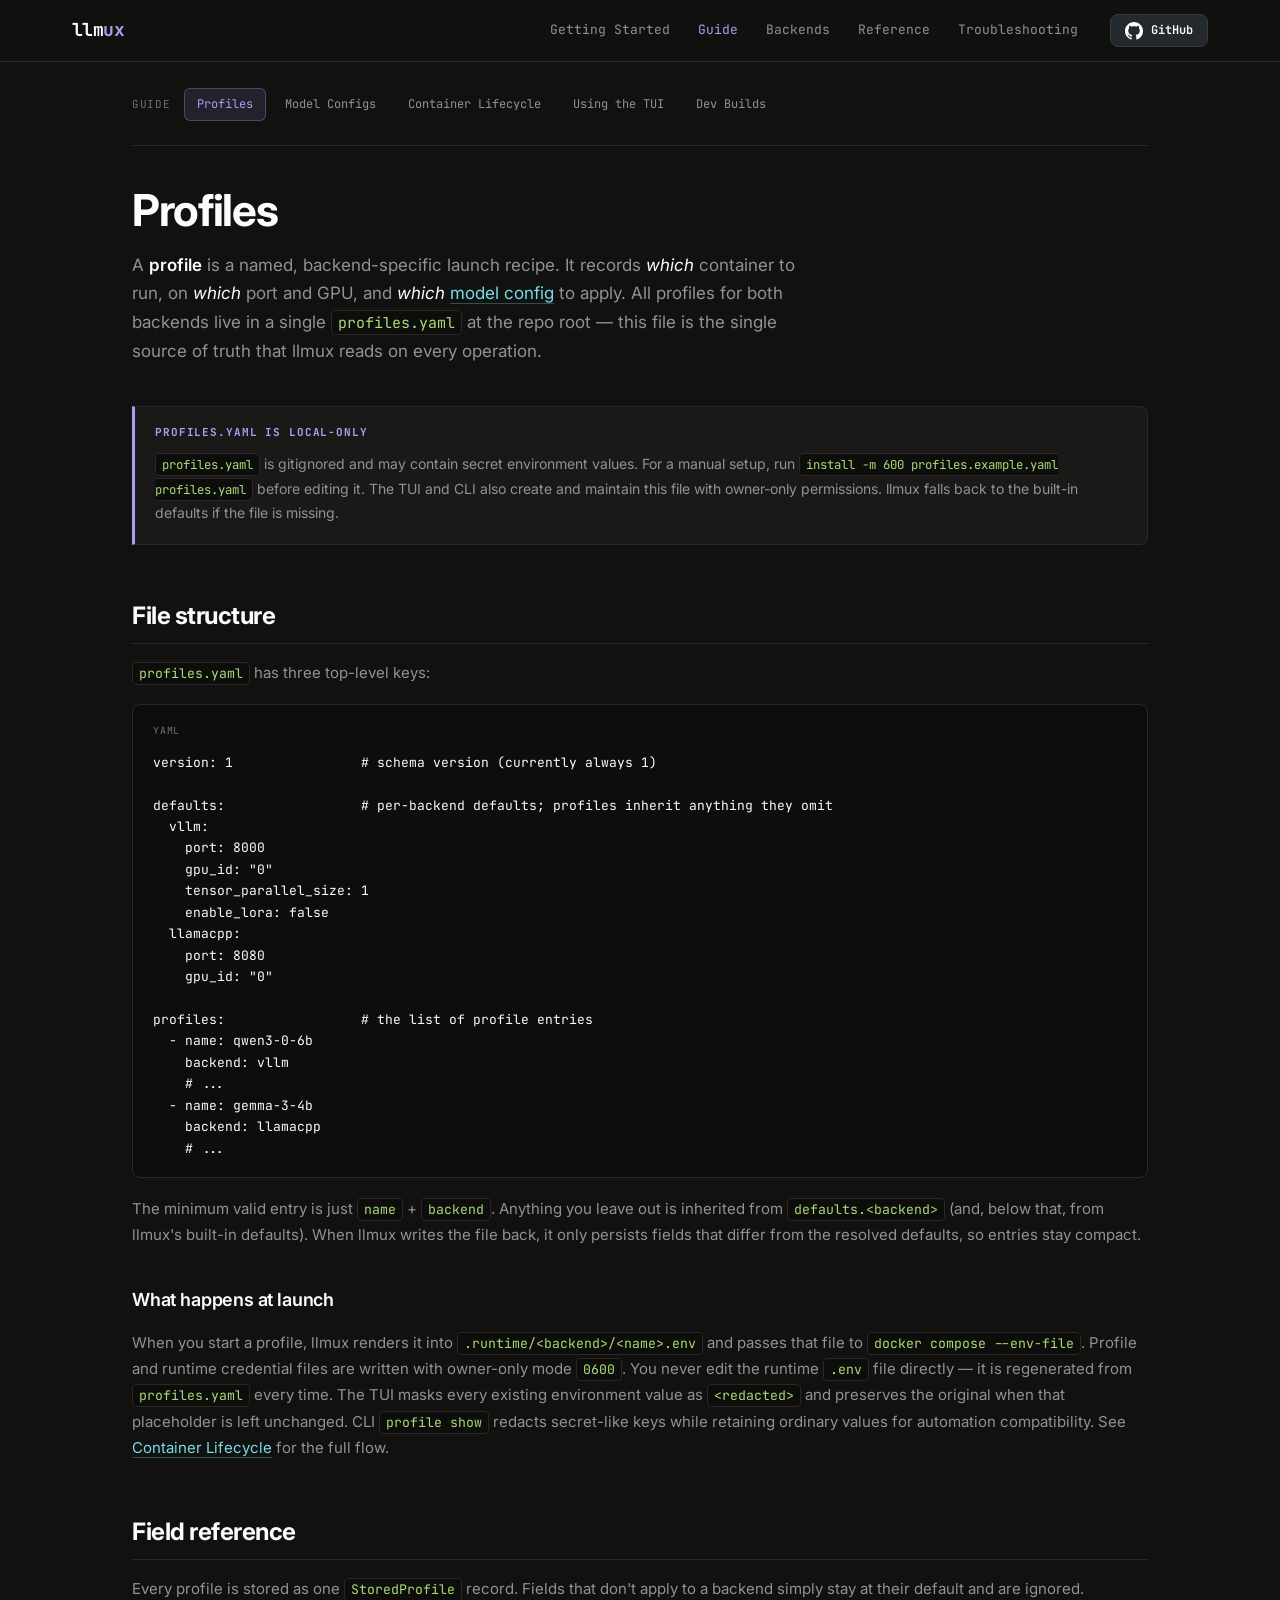
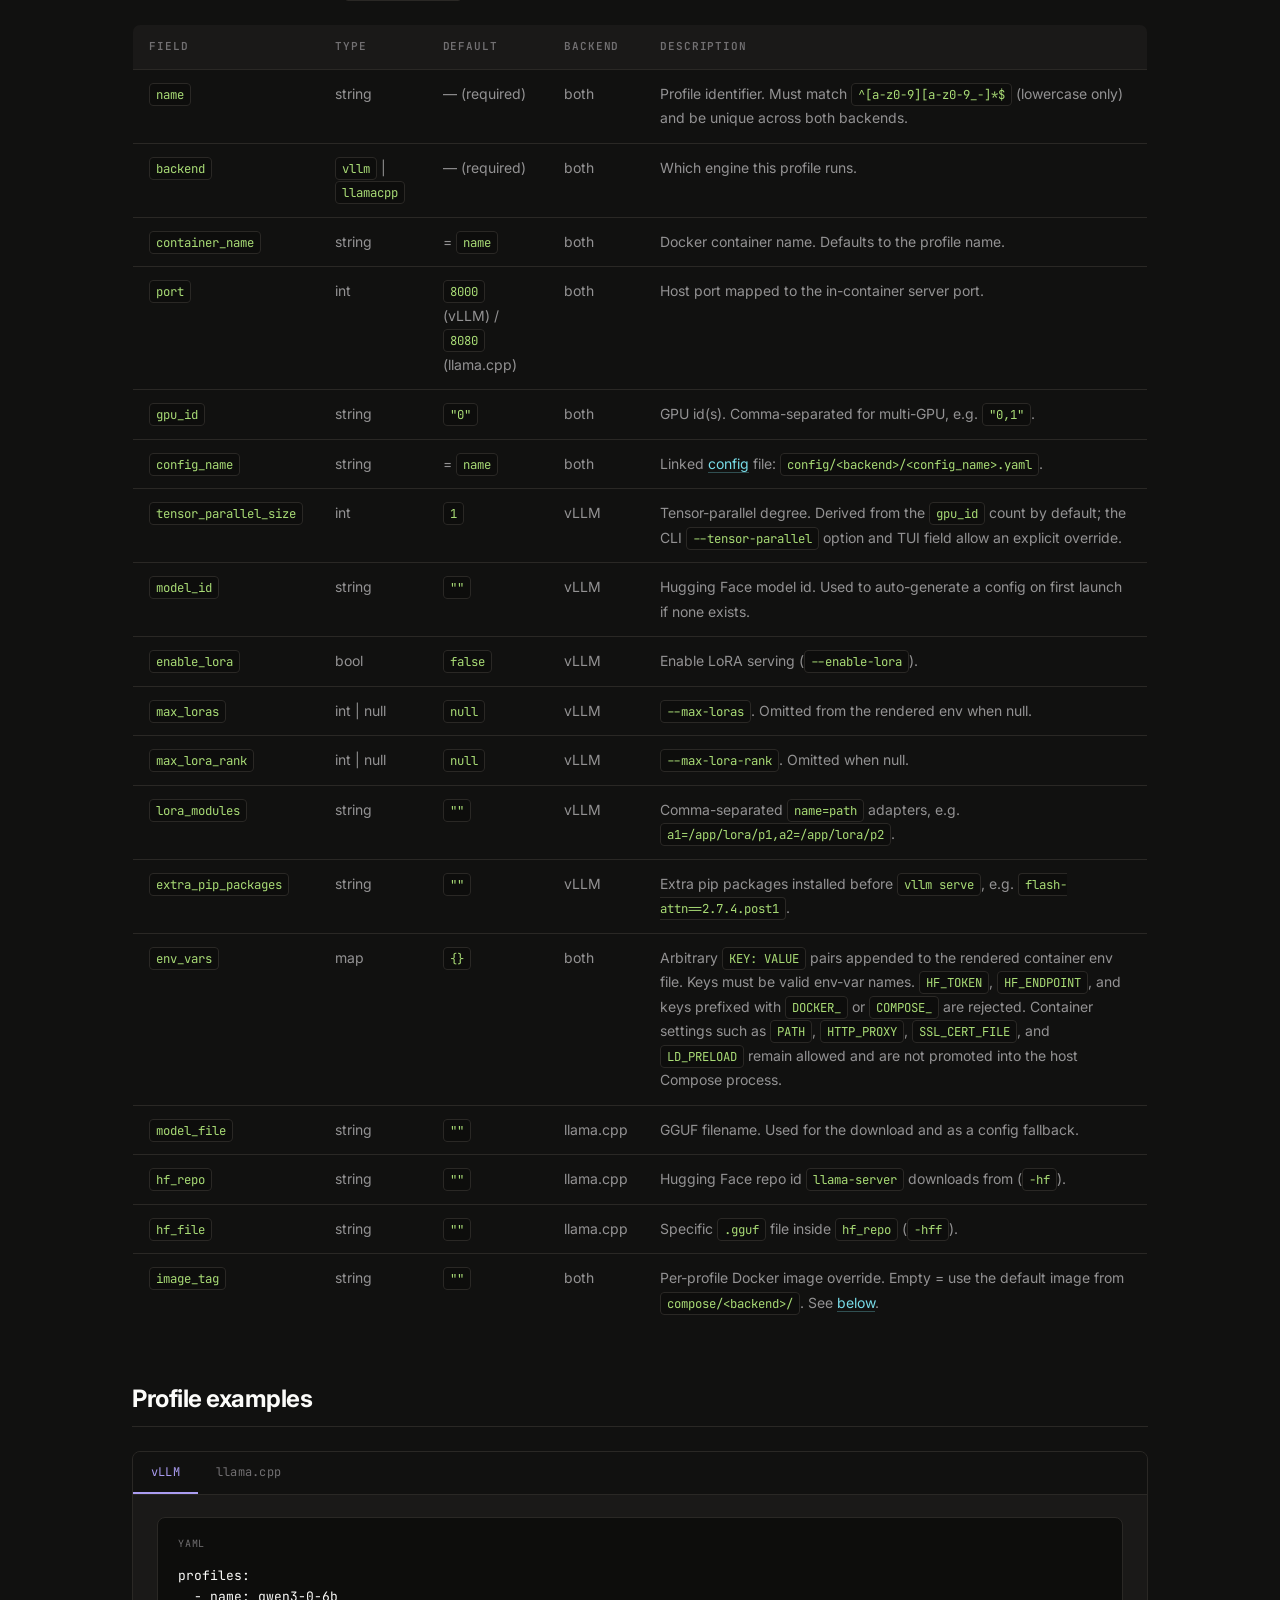
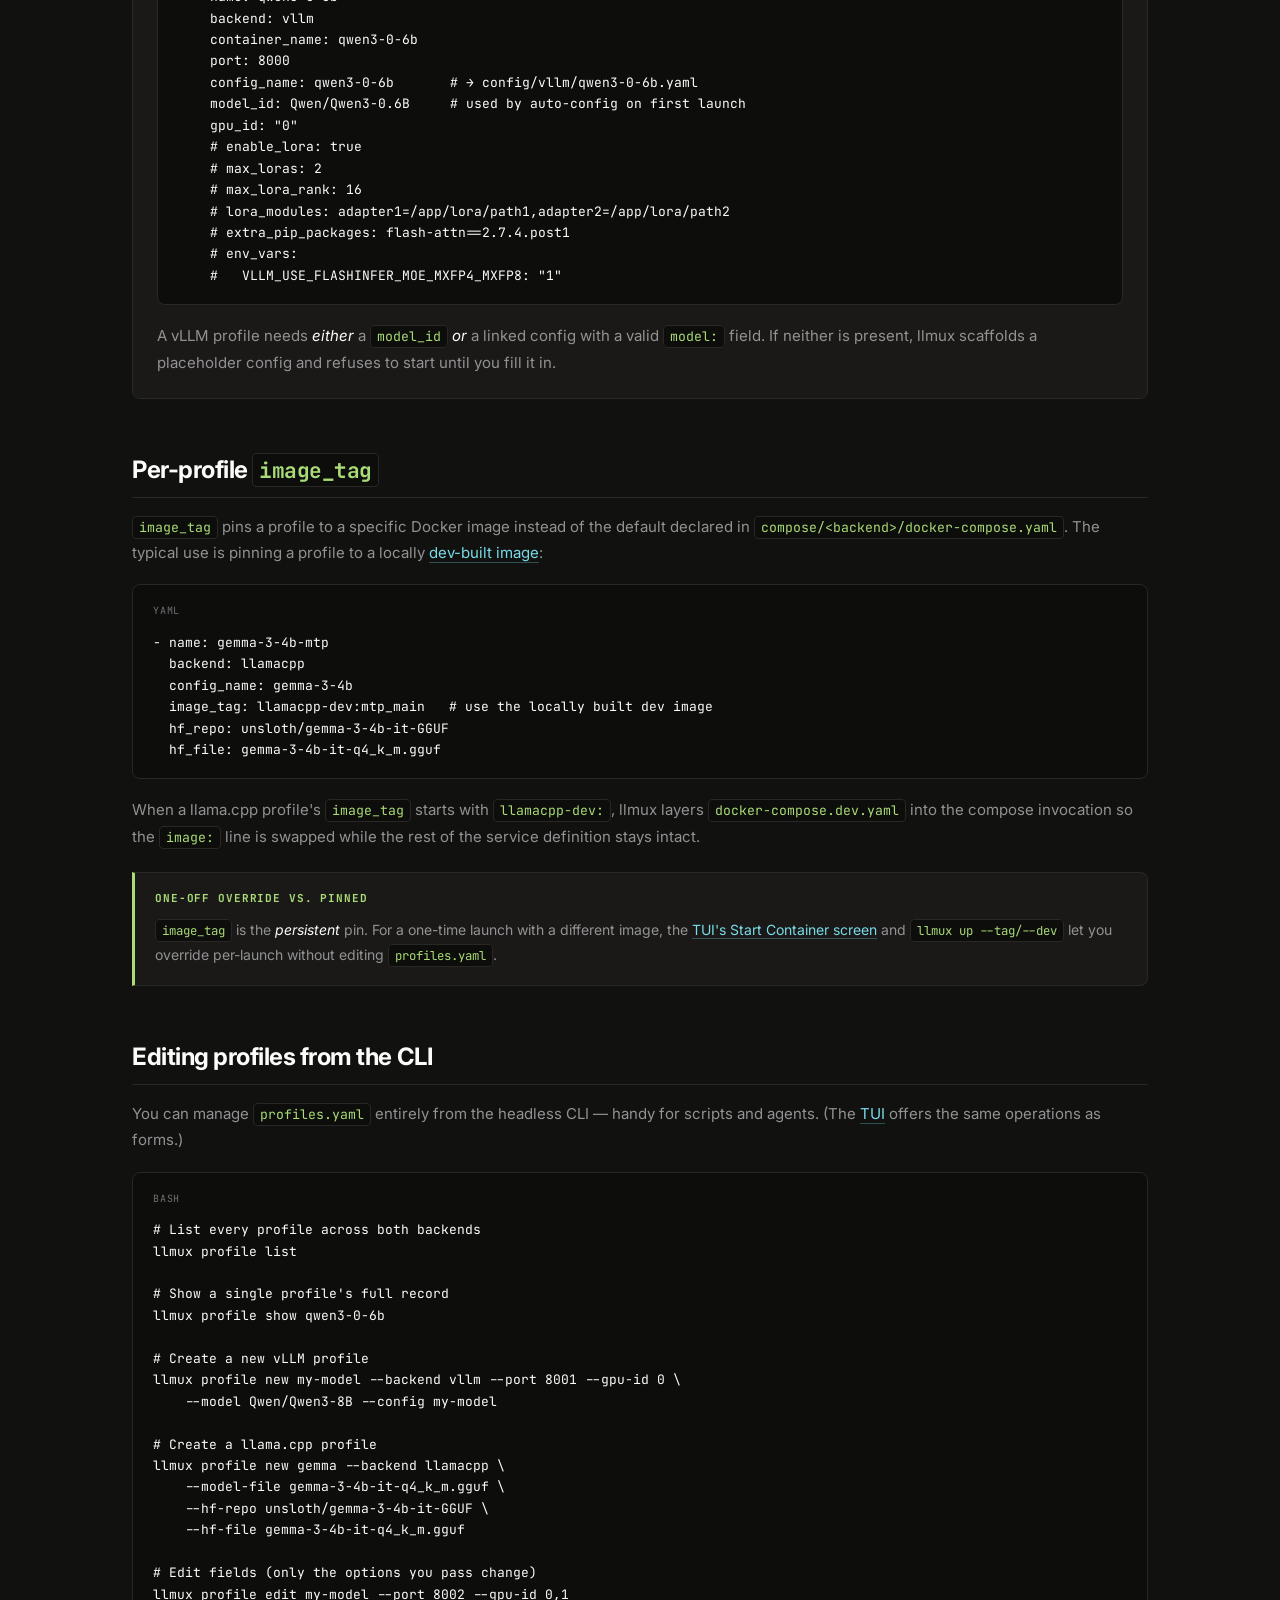
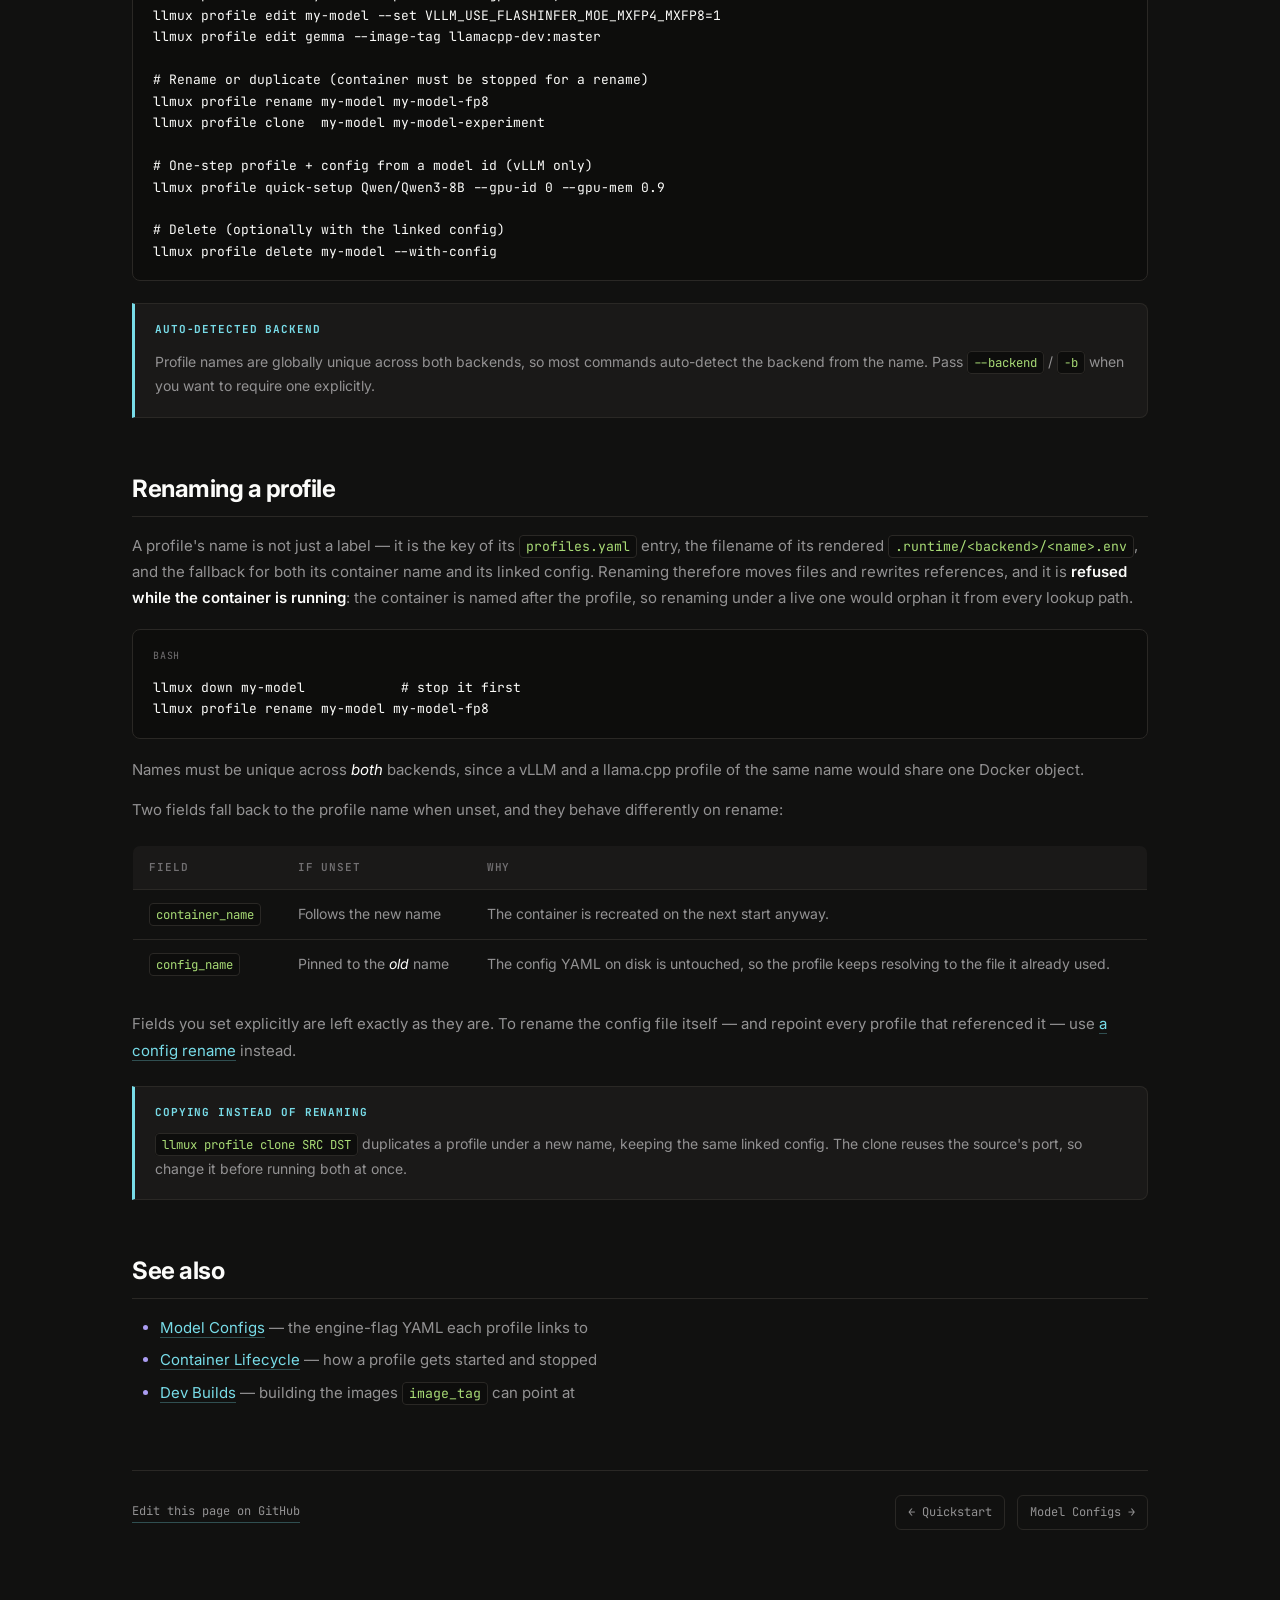
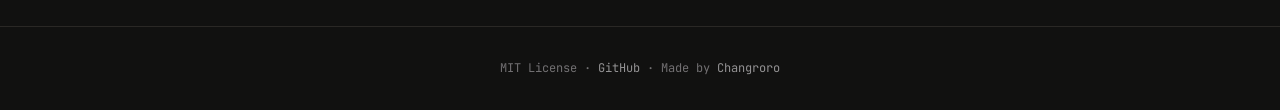
<file: docs/guide/profiles.html>
<!DOCTYPE html>
<html lang="en">
<head>
  <meta charset="UTF-8" />
  <meta name="viewport" content="width=device-width, initial-scale=1.0" />
  <title>Profiles &middot; llmux</title>
  <meta name="description" content="profiles.yaml — the single source of truth for llmux launch recipes across vLLM and llama.cpp backends." />
  <link rel="preconnect" href="https://fonts.googleapis.com" />
  <link rel="preconnect" href="https://fonts.gstatic.com" crossorigin />
  <link href="https://fonts.googleapis.com/css2?family=JetBrains+Mono:wght@400;500;700&family=Inter:wght@400;500;600;700&display=swap" rel="stylesheet" />
  <link rel="stylesheet" href="../assets/css/style.css" />
</head>
<body>

<!-- NAV -->
<nav class="top">
  <div class="nav-inner">
    <a href="../index.html" class="nav-brand">llm<span class="brand-accent">ux</span></a>
    <div class="nav-links">
      <span class="nav-links-desktop">
        <a href="../getting-started/installation.html">Getting Started</a>
        <a href="../guide/profiles.html" class="active">Guide</a>
        <a href="../backends/vllm.html">Backends</a>
        <a href="../reference/cli.html">Reference</a>
        <a href="../troubleshooting.html">Troubleshooting</a>
      </span>
      <a href="https://github.com/Changroro/llmux" class="nav-github" target="_blank">
        <svg viewBox="0 0 16 16"><path d="M8 0C3.58 0 0 3.58 0 8c0 3.54 2.29 6.53 5.47 7.59.4.07.55-.17.55-.38 0-.19-.01-.82-.01-1.49-2.01.37-2.53-.49-2.69-.94-.09-.23-.48-.94-.82-1.13-.28-.15-.68-.52-.01-.53.63-.01 1.08.58 1.23.82.72 1.21 1.87.87 2.33.66.07-.52.28-.87.51-1.07-1.78-.2-3.64-.89-3.64-3.95 0-.87.31-1.59.82-2.15-.08-.2-.36-1.02.08-2.12 0 0 .67-.21 2.2.82.64-.18 1.32-.27 2-.27.68 0 1.36.09 2 .27 1.53-1.04 2.2-.82 2.2-.82.44 1.1.16 1.92.08 2.12.51.56.82 1.27.82 2.15 0 3.07-1.87 3.75-3.65 3.95.29.25.54.73.54 1.48 0 1.07-.01 1.93-.01 2.2 0 .21.15.46.55.38A8.013 8.013 0 0016 8c0-4.42-3.58-8-8-8z"/></svg>
        <span class="nav-github-stars">GitHub</span>
      </a>
    </div>
  </div>
</nav>

<div class="docs-wrap">

  <!-- SECTION NAV -->
  <div class="section-nav">
    <span class="crumb">Guide</span>
    <a href="profiles.html" class="active">Profiles</a>
    <a href="configs.html">Model Configs</a>
    <a href="container-lifecycle.html">Container Lifecycle</a>
    <a href="tui.html">Using the TUI</a>
    <a href="dev-build.html">Dev Builds</a>
  </div>

  <article class="docs-content">

    <div class="docs-header">
      <h1>Profiles</h1>
      <p class="lede">
        A <strong>profile</strong> is a named, backend-specific launch recipe. It records <em>which</em> container to run, on <em>which</em> port and GPU, and <em>which</em> <a href="configs.html">model config</a> to apply. All profiles for both backends live in a single <code>profiles.yaml</code> at the repo root — this file is the single source of truth that llmux reads on every operation.
      </p>
    </div>

    <div class="admonition info">
      <p class="admonition-title">profiles.yaml is local-only</p>
      <p><code>profiles.yaml</code> is gitignored and may contain secret environment values. For a manual setup, run <code>install -m 600 profiles.example.yaml profiles.yaml</code> before editing it. The TUI and CLI also create and maintain this file with owner-only permissions. llmux falls back to the built-in defaults if the file is missing.</p>
    </div>

    <h2 id="file-structure">File structure</h2>
    <p><code>profiles.yaml</code> has three top-level keys:</p>
    <pre data-lang="yaml"><code>version: 1                # schema version (currently always 1)

defaults:                 # per-backend defaults; profiles inherit anything they omit
  vllm:
    port: 8000
    gpu_id: "0"
    tensor_parallel_size: 1
    enable_lora: false
  llamacpp:
    port: 8080
    gpu_id: "0"

profiles:                 # the list of profile entries
  - name: qwen3-0-6b
    backend: vllm
    # ...
  - name: gemma-3-4b
    backend: llamacpp
    # ...</code></pre>
    <p>The minimum valid entry is just <code>name</code> + <code>backend</code>. Anything you leave out is inherited from <code>defaults.&lt;backend&gt;</code> (and, below that, from llmux's built-in defaults). When llmux writes the file back, it only persists fields that differ from the resolved defaults, so entries stay compact.</p>

    <h3 id="what-happens-at-launch">What happens at launch</h3>
    <p>When you start a profile, llmux renders it into <code>.runtime/&lt;backend&gt;/&lt;name&gt;.env</code> and passes that file to <code>docker compose --env-file</code>. Profile and runtime credential files are written with owner-only mode <code>0600</code>. You never edit the runtime <code>.env</code> file directly — it is regenerated from <code>profiles.yaml</code> every time. The TUI masks every existing environment value as <code>&lt;redacted&gt;</code> and preserves the original when that placeholder is left unchanged. CLI <code>profile show</code> redacts secret-like keys while retaining ordinary values for automation compatibility. See <a href="container-lifecycle.html">Container Lifecycle</a> for the full flow.</p>

    <h2 id="field-reference">Field reference</h2>
    <p>Every profile is stored as one <code>StoredProfile</code> record. Fields that don't apply to a backend simply stay at their default and are ignored.</p>
    <table>
      <thead>
        <tr><th>Field</th><th>Type</th><th>Default</th><th>Backend</th><th>Description</th></tr>
      </thead>
      <tbody>
        <tr><td><code>name</code></td><td>string</td><td>— (required)</td><td>both</td><td>Profile identifier. Must match <code>^[a-z0-9][a-z0-9_-]*$</code> (lowercase only) and be unique across both backends.</td></tr>
        <tr><td><code>backend</code></td><td><code>vllm</code> | <code>llamacpp</code></td><td>— (required)</td><td>both</td><td>Which engine this profile runs.</td></tr>
        <tr><td><code>container_name</code></td><td>string</td><td>= <code>name</code></td><td>both</td><td>Docker container name. Defaults to the profile name.</td></tr>
        <tr><td><code>port</code></td><td>int</td><td><code>8000</code> (vLLM) / <code>8080</code> (llama.cpp)</td><td>both</td><td>Host port mapped to the in-container server port.</td></tr>
        <tr><td><code>gpu_id</code></td><td>string</td><td><code>"0"</code></td><td>both</td><td>GPU id(s). Comma-separated for multi-GPU, e.g. <code>"0,1"</code>.</td></tr>
        <tr><td><code>config_name</code></td><td>string</td><td>= <code>name</code></td><td>both</td><td>Linked <a href="configs.html">config</a> file: <code>config/&lt;backend&gt;/&lt;config_name&gt;.yaml</code>.</td></tr>
        <tr><td><code>tensor_parallel_size</code></td><td>int</td><td><code>1</code></td><td>vLLM</td><td>Tensor-parallel degree. Derived from the <code>gpu_id</code> count by default; the CLI <code>--tensor-parallel</code> option and TUI field allow an explicit override.</td></tr>
        <tr><td><code>model_id</code></td><td>string</td><td><code>""</code></td><td>vLLM</td><td>Hugging Face model id. Used to auto-generate a config on first launch if none exists.</td></tr>
        <tr><td><code>enable_lora</code></td><td>bool</td><td><code>false</code></td><td>vLLM</td><td>Enable LoRA serving (<code>--enable-lora</code>).</td></tr>
        <tr><td><code>max_loras</code></td><td>int | null</td><td><code>null</code></td><td>vLLM</td><td><code>--max-loras</code>. Omitted from the rendered env when null.</td></tr>
        <tr><td><code>max_lora_rank</code></td><td>int | null</td><td><code>null</code></td><td>vLLM</td><td><code>--max-lora-rank</code>. Omitted when null.</td></tr>
        <tr><td><code>lora_modules</code></td><td>string</td><td><code>""</code></td><td>vLLM</td><td>Comma-separated <code>name=path</code> adapters, e.g. <code>a1=/app/lora/p1,a2=/app/lora/p2</code>.</td></tr>
        <tr><td><code>extra_pip_packages</code></td><td>string</td><td><code>""</code></td><td>vLLM</td><td>Extra pip packages installed before <code>vllm serve</code>, e.g. <code>flash-attn==2.7.4.post1</code>.</td></tr>
        <tr><td><code>env_vars</code></td><td>map</td><td><code>{}</code></td><td>both</td><td>Arbitrary <code>KEY: VALUE</code> pairs appended to the rendered container env file. Keys must be valid env-var names. <code>HF_TOKEN</code>, <code>HF_ENDPOINT</code>, and keys prefixed with <code>DOCKER_</code> or <code>COMPOSE_</code> are rejected. Container settings such as <code>PATH</code>, <code>HTTP_PROXY</code>, <code>SSL_CERT_FILE</code>, and <code>LD_PRELOAD</code> remain allowed and are not promoted into the host Compose process.</td></tr>
        <tr><td><code>model_file</code></td><td>string</td><td><code>""</code></td><td>llama.cpp</td><td>GGUF filename. Used for the download and as a config fallback.</td></tr>
        <tr><td><code>hf_repo</code></td><td>string</td><td><code>""</code></td><td>llama.cpp</td><td>Hugging Face repo id <code>llama-server</code> downloads from (<code>-hf</code>).</td></tr>
        <tr><td><code>hf_file</code></td><td>string</td><td><code>""</code></td><td>llama.cpp</td><td>Specific <code>.gguf</code> file inside <code>hf_repo</code> (<code>-hff</code>).</td></tr>
        <tr><td><code>image_tag</code></td><td>string</td><td><code>""</code></td><td>both</td><td>Per-profile Docker image override. Empty = use the default image from <code>compose/&lt;backend&gt;/</code>. See <a href="#per-profile-image_tag">below</a>.</td></tr>
      </tbody>
    </table>

    <h2 id="profile-examples">Profile examples</h2>

    <div class="tabs">
      <div class="tab-bar">
        <button class="active" onclick="switchTab(this, 'tab-profiles-vllm')">vLLM</button>
        <button onclick="switchTab(this, 'tab-profiles-llamacpp')">llama.cpp</button>
      </div>
      <div class="tab-panel active" id="tab-profiles-vllm">
        <pre data-lang="yaml"><code>profiles:
  - name: qwen3-0-6b
    backend: vllm
    container_name: qwen3-0-6b
    port: 8000
    config_name: qwen3-0-6b       # &rarr; config/vllm/qwen3-0-6b.yaml
    model_id: Qwen/Qwen3-0.6B     # used by auto-config on first launch
    gpu_id: "0"
    # enable_lora: true
    # max_loras: 2
    # max_lora_rank: 16
    # lora_modules: adapter1=/app/lora/path1,adapter2=/app/lora/path2
    # extra_pip_packages: flash-attn==2.7.4.post1
    # env_vars:
    #   VLLM_USE_FLASHINFER_MOE_MXFP4_MXFP8: "1"</code></pre>
        <p>A vLLM profile needs <em>either</em> a <code>model_id</code> <em>or</em> a linked config with a valid <code>model:</code> field. If neither is present, llmux scaffolds a placeholder config and refuses to start until you fill it in.</p>
      </div>
      <div class="tab-panel" id="tab-profiles-llamacpp">
        <pre data-lang="yaml"><code>profiles:
  - name: gemma-3-4b
    backend: llamacpp
    container_name: gemma-3-4b
    port: 8080
    config_name: gemma-3-4b       # &rarr; config/llamacpp/gemma-3-4b.yaml
    gpu_id: "0"
    model_file: gemma-3-4b-it-q4_k_m.gguf  # download + config fallback
    hf_repo: unsloth/gemma-3-4b-it-GGUF
    hf_file: gemma-3-4b-it-q4_k_m.gguf</code></pre>
        <p>A llama.cpp profile needs GGUF metadata: <code>hf_repo</code> plus <code>hf_file</code> (or <code>model_file</code>). <code>llama-server</code> downloads the file directly into the host HF cache with <code>-hf</code> / <code>-hff</code> — no host-side <code>huggingface-cli</code> needed.</p>
      </div>
    </div>

    <h2 id="per-profile-image_tag">Per-profile <code>image_tag</code></h2>
    <p><code>image_tag</code> pins a profile to a specific Docker image instead of the default declared in <code>compose/&lt;backend&gt;/docker-compose.yaml</code>. The typical use is pinning a profile to a locally <a href="dev-build.html">dev-built image</a>:</p>
    <pre data-lang="yaml"><code>- name: gemma-3-4b-mtp
  backend: llamacpp
  config_name: gemma-3-4b
  image_tag: llamacpp-dev:mtp_main   # use the locally built dev image
  hf_repo: unsloth/gemma-3-4b-it-GGUF
  hf_file: gemma-3-4b-it-q4_k_m.gguf</code></pre>
    <p>When a llama.cpp profile's <code>image_tag</code> starts with <code>llamacpp-dev:</code>, llmux layers <code>docker-compose.dev.yaml</code> into the compose invocation so the <code>image:</code> line is swapped while the rest of the service definition stays intact.</p>

    <div class="admonition tip">
      <p class="admonition-title">One-off override vs. pinned</p>
      <p><code>image_tag</code> is the <em>persistent</em> pin. For a one-time launch with a different image, the <a href="tui.html#container-start-screen">TUI's Start Container screen</a> and <code>llmux up --tag/--dev</code> let you override per-launch without editing <code>profiles.yaml</code>.</p>
    </div>

    <h2 id="editing-profiles-from-the-cli">Editing profiles from the CLI</h2>
    <p>You can manage <code>profiles.yaml</code> entirely from the headless CLI — handy for scripts and agents. (The <a href="tui.html">TUI</a> offers the same operations as forms.)</p>
    <pre data-lang="bash"><code># List every profile across both backends
llmux profile list

# Show a single profile's full record
llmux profile show qwen3-0-6b

# Create a new vLLM profile
llmux profile new my-model --backend vllm --port 8001 --gpu-id 0 \
    --model Qwen/Qwen3-8B --config my-model

# Create a llama.cpp profile
llmux profile new gemma --backend llamacpp \
    --model-file gemma-3-4b-it-q4_k_m.gguf \
    --hf-repo unsloth/gemma-3-4b-it-GGUF \
    --hf-file gemma-3-4b-it-q4_k_m.gguf

# Edit fields (only the options you pass change)
llmux profile edit my-model --port 8002 --gpu-id 0,1
llmux profile edit my-model --set VLLM_USE_FLASHINFER_MOE_MXFP4_MXFP8=1
llmux profile edit gemma --image-tag llamacpp-dev:master

# Rename or duplicate (container must be stopped for a rename)
llmux profile rename my-model my-model-fp8
llmux profile clone  my-model my-model-experiment

# One-step profile + config from a model id (vLLM only)
llmux profile quick-setup Qwen/Qwen3-8B --gpu-id 0 --gpu-mem 0.9

# Delete (optionally with the linked config)
llmux profile delete my-model --with-config</code></pre>

    <div class="admonition note">
      <p class="admonition-title">Auto-detected backend</p>
      <p>Profile names are globally unique across both backends, so most commands auto-detect the backend from the name. Pass <code>--backend</code> / <code>-b</code> when you want to require one explicitly.</p>
    </div>

    <h2 id="renaming-a-profile">Renaming a profile</h2>
    <p>A profile's name is not just a label &mdash; it is the key of its <code>profiles.yaml</code> entry, the filename of its rendered <code>.runtime/&lt;backend&gt;/&lt;name&gt;.env</code>, and the fallback for both its container name and its linked config. Renaming therefore moves files and rewrites references, and it is <strong>refused while the container is running</strong>: the container is named after the profile, so renaming under a live one would orphan it from every lookup path.</p>

    <pre data-lang="bash"><code>llmux down my-model            # stop it first
llmux profile rename my-model my-model-fp8</code></pre>

    <p>Names must be unique across <em>both</em> backends, since a vLLM and a llama.cpp profile of the same name would share one Docker object.</p>

    <p>Two fields fall back to the profile name when unset, and they behave differently on rename:</p>
    <table>
      <thead><tr><th>Field</th><th>If unset</th><th>Why</th></tr></thead>
      <tbody>
        <tr><td><code>container_name</code></td><td>Follows the new name</td><td>The container is recreated on the next start anyway.</td></tr>
        <tr><td><code>config_name</code></td><td>Pinned to the <em>old</em> name</td><td>The config YAML on disk is untouched, so the profile keeps resolving to the file it already used.</td></tr>
      </tbody>
    </table>
    <p>Fields you set explicitly are left exactly as they are. To rename the config file itself &mdash; and repoint every profile that referenced it &mdash; use <a href="configs.html">a config rename</a> instead.</p>

    <div class="admonition note">
      <p class="admonition-title">Copying instead of renaming</p>
      <p><code>llmux profile clone SRC DST</code> duplicates a profile under a new name, keeping the same linked config. The clone reuses the source's port, so change it before running both at once.</p>
    </div>

    <h2 id="see-also">See also</h2>
    <ul>
      <li><a href="configs.html">Model Configs</a> — the engine-flag YAML each profile links to</li>
      <li><a href="container-lifecycle.html">Container Lifecycle</a> — how a profile gets started and stopped</li>
      <li><a href="dev-build.html">Dev Builds</a> — building the images <code>image_tag</code> can point at</li>
    </ul>

    <div class="docs-footer">
      <a class="edit-link" href="https://github.com/Changroro/llmux/edit/main/docs/guide/profiles.html" target="_blank">Edit this page on GitHub</a>
      <div class="prev-next">
        <a href="../getting-started/quickstart.html">&larr; Quickstart</a>
        <a href="configs.html">Model Configs &rarr;</a>
      </div>
    </div>

  </article>
</div>

<!-- FOOTER -->
<footer>
  <div class="page-wrap">
    <p>
      MIT License &middot;
      <a href="https://github.com/Changroro/llmux">GitHub</a> &middot;
      Made by <a href="https://github.com/Changroro">Changroro</a>
    </p>
  </div>
</footer>

<script>
function switchTab(btn, panelId) {
  const tabs = btn.closest('.tabs');
  tabs.querySelectorAll('.tab-bar button').forEach(b => b.classList.remove('active'));
  tabs.querySelectorAll('.tab-panel').forEach(p => p.classList.remove('active'));
  btn.classList.add('active');
  document.getElementById(panelId).classList.add('active');
}
</script>

</body>
</html>
</file>
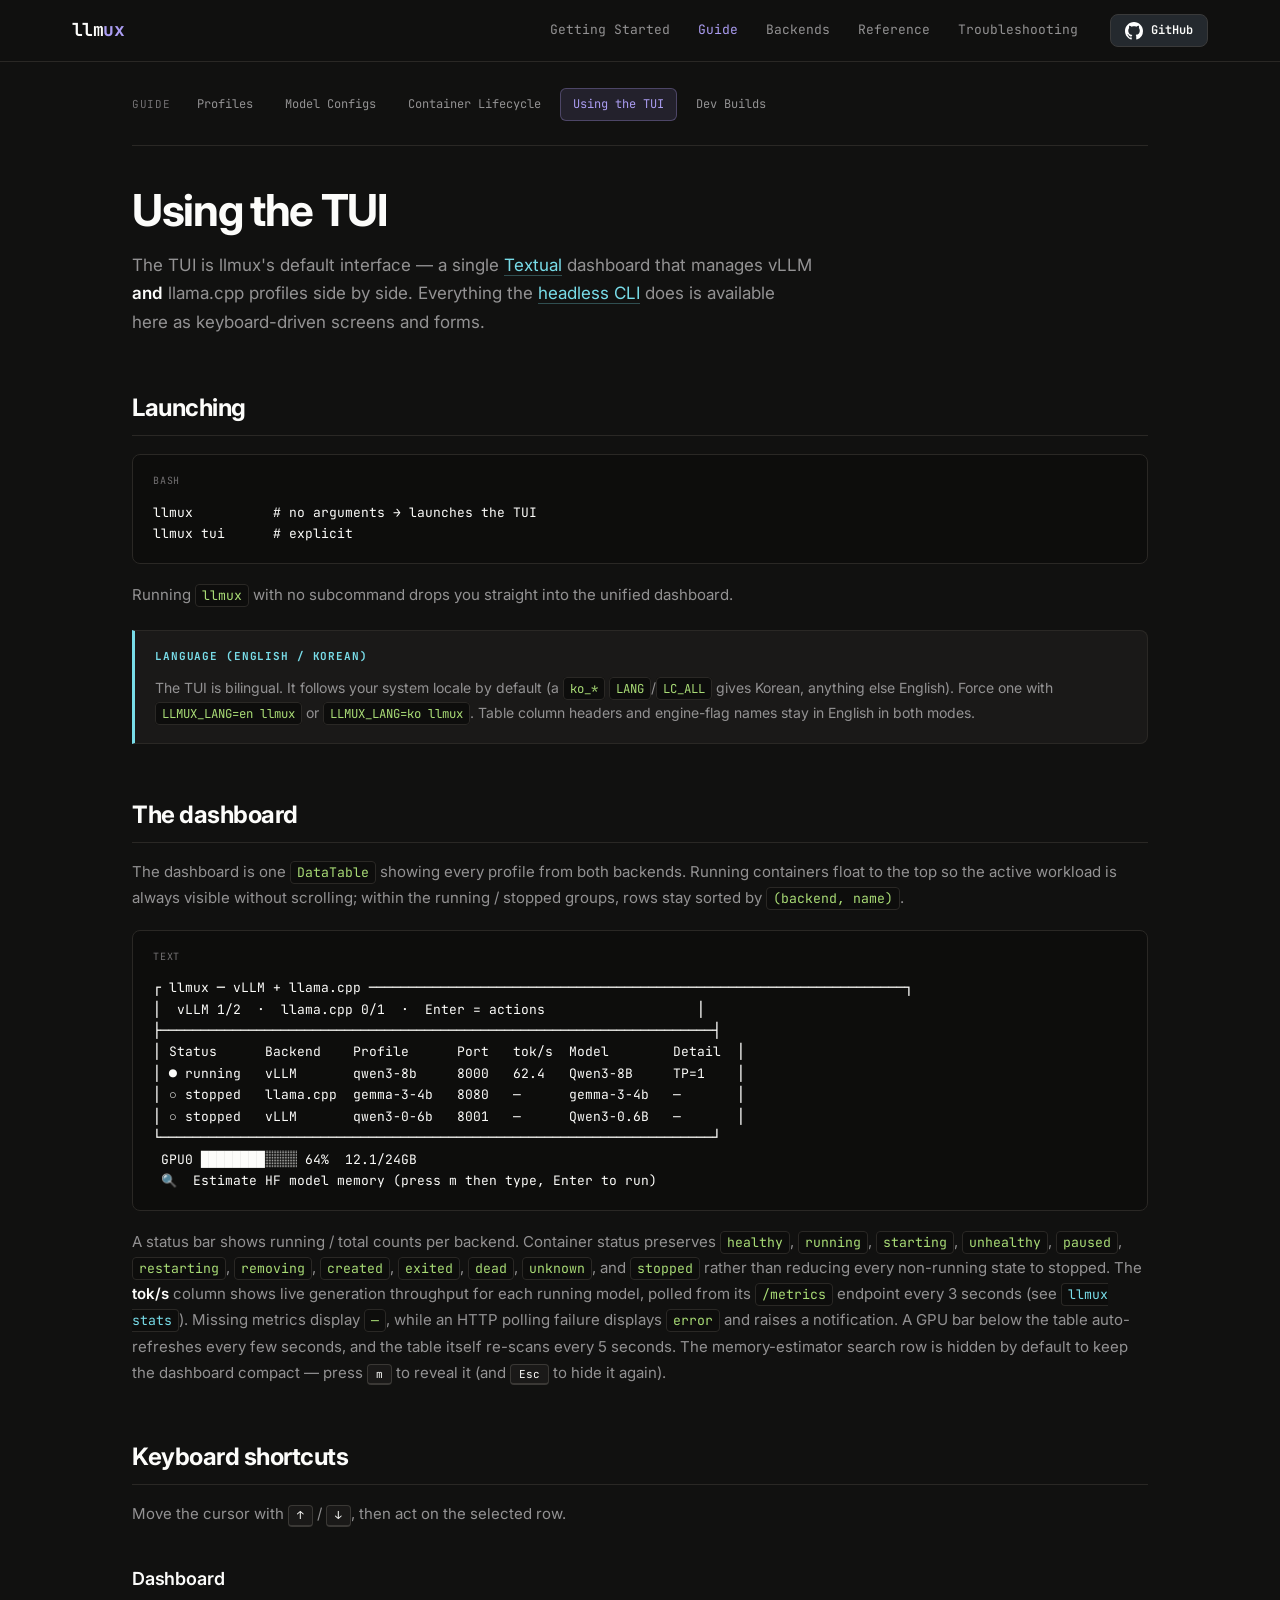
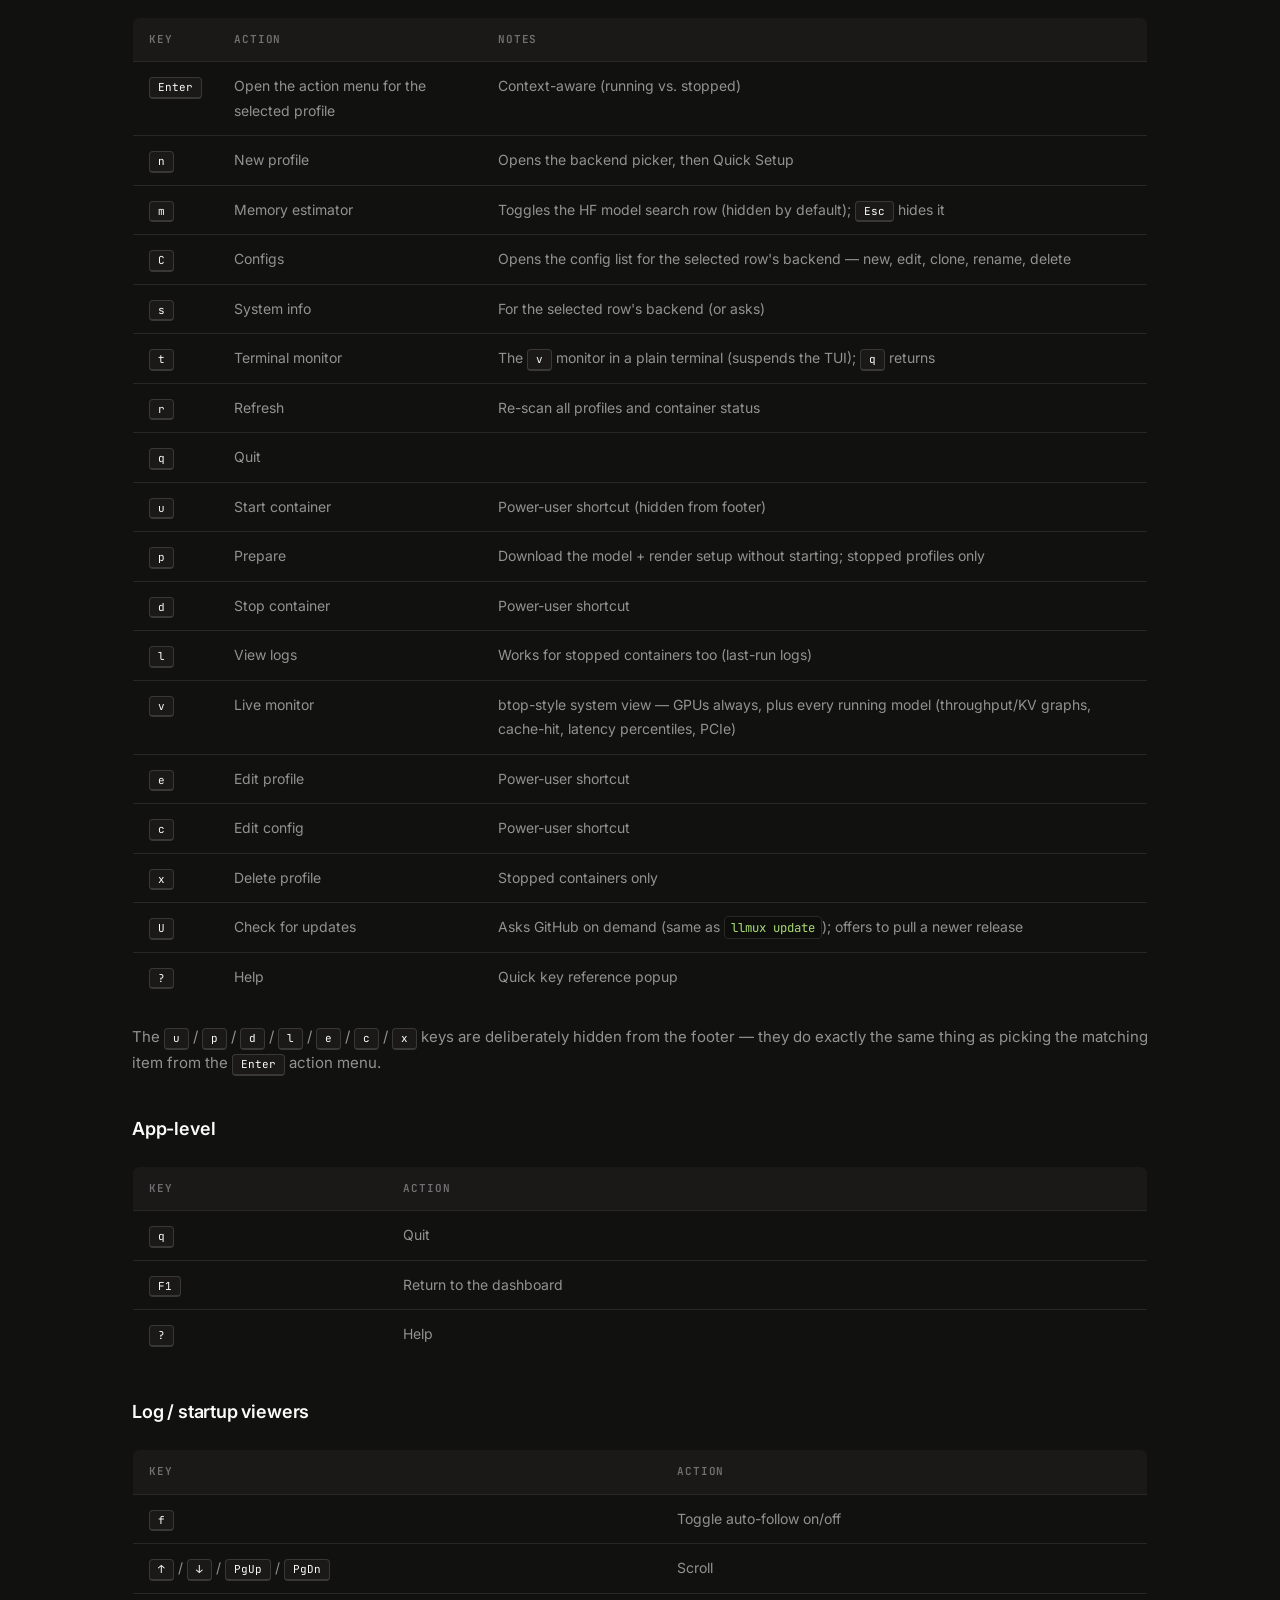
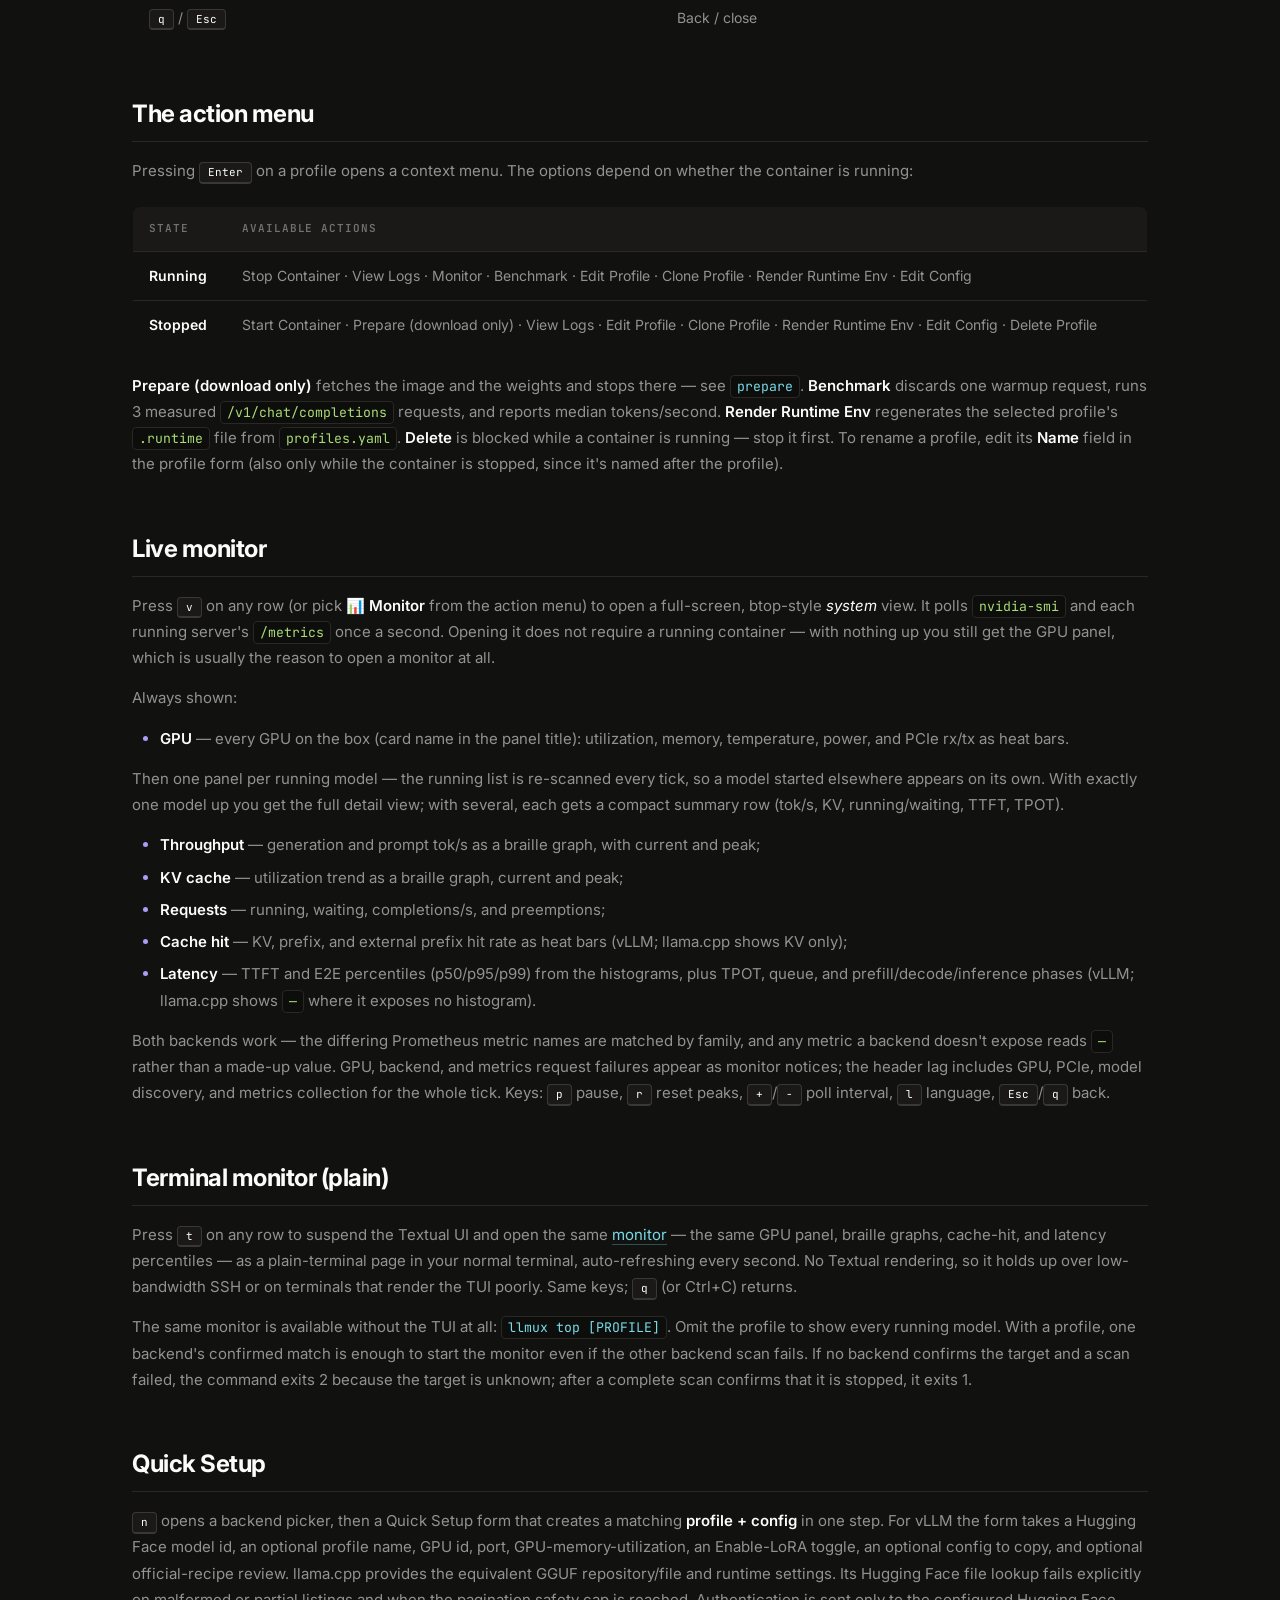
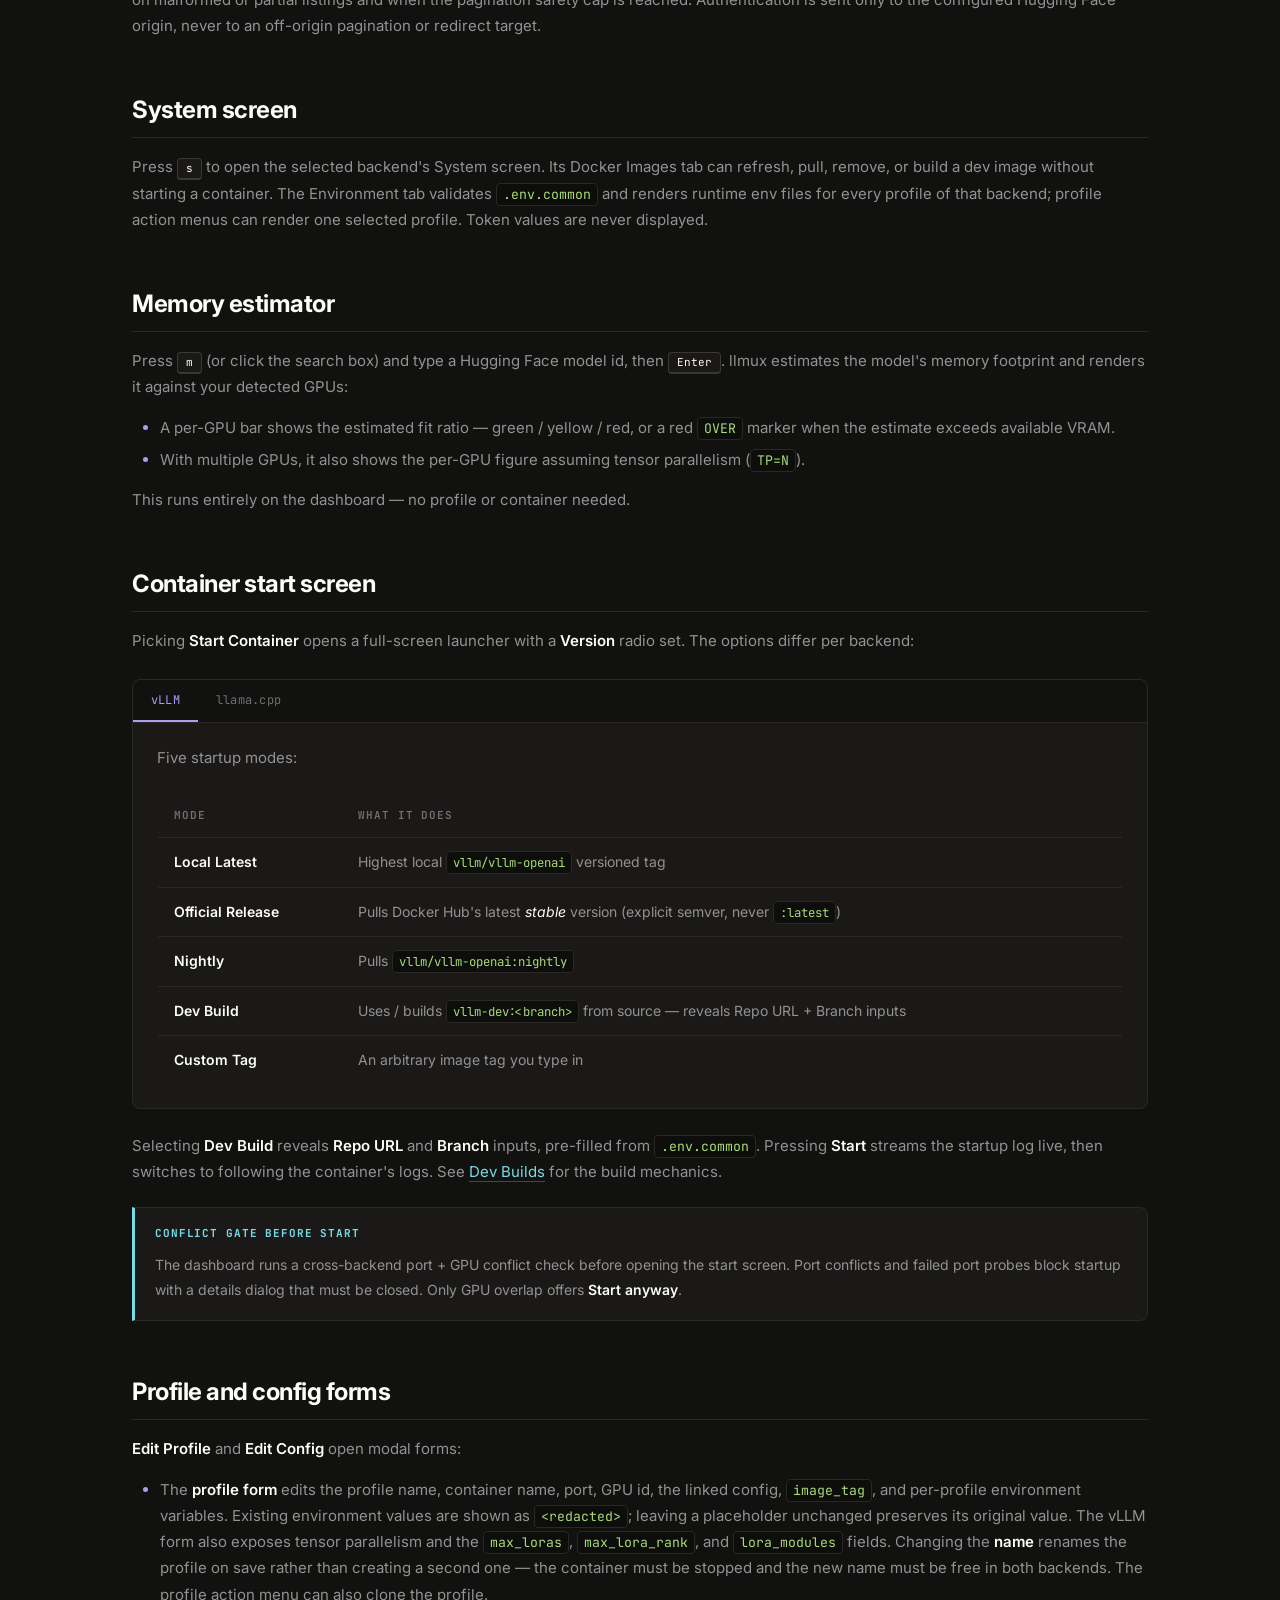
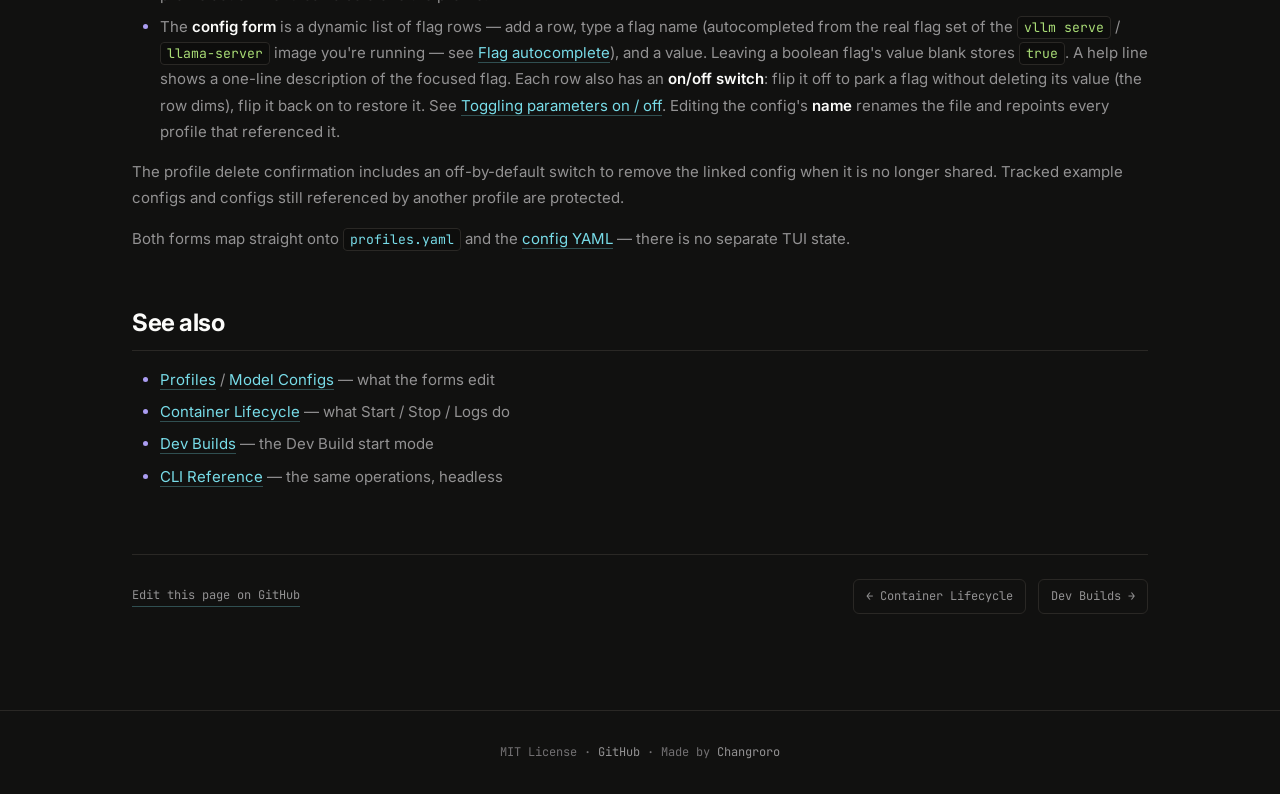
<file: docs/guide/tui.html>
<!DOCTYPE html>
<html lang="en">
<head>
  <meta charset="UTF-8" />
  <meta name="viewport" content="width=device-width, initial-scale=1.0" />
  <title>Using the TUI &middot; llmux</title>
  <meta name="description" content="The Textual-based llmux dashboard: keyboard shortcuts, action menu, Quick Setup, and the Container Start screen." />
  <link rel="preconnect" href="https://fonts.googleapis.com" />
  <link rel="preconnect" href="https://fonts.gstatic.com" crossorigin />
  <link href="https://fonts.googleapis.com/css2?family=JetBrains+Mono:wght@400;500;700&family=Inter:wght@400;500;600;700&display=swap" rel="stylesheet" />
  <link rel="stylesheet" href="../assets/css/style.css" />
</head>
<body>

<!-- NAV -->
<nav class="top">
  <div class="nav-inner">
    <a href="../index.html" class="nav-brand">llm<span class="brand-accent">ux</span></a>
    <div class="nav-links">
      <span class="nav-links-desktop">
        <a href="../getting-started/installation.html">Getting Started</a>
        <a href="../guide/profiles.html" class="active">Guide</a>
        <a href="../backends/vllm.html">Backends</a>
        <a href="../reference/cli.html">Reference</a>
        <a href="../troubleshooting.html">Troubleshooting</a>
      </span>
      <a href="https://github.com/Changroro/llmux" class="nav-github" target="_blank">
        <svg viewBox="0 0 16 16"><path d="M8 0C3.58 0 0 3.58 0 8c0 3.54 2.29 6.53 5.47 7.59.4.07.55-.17.55-.38 0-.19-.01-.82-.01-1.49-2.01.37-2.53-.49-2.69-.94-.09-.23-.48-.94-.82-1.13-.28-.15-.68-.52-.01-.53.63-.01 1.08.58 1.23.82.72 1.21 1.87.87 2.33.66.07-.52.28-.87.51-1.07-1.78-.2-3.64-.89-3.64-3.95 0-.87.31-1.59.82-2.15-.08-.2-.36-1.02.08-2.12 0 0 .67-.21 2.2.82.64-.18 1.32-.27 2-.27.68 0 1.36.09 2 .27 1.53-1.04 2.2-.82 2.2-.82.44 1.1.16 1.92.08 2.12.51.56.82 1.27.82 2.15 0 3.07-1.87 3.75-3.65 3.95.29.25.54.73.54 1.48 0 1.07-.01 1.93-.01 2.2 0 .21.15.46.55.38A8.013 8.013 0 0016 8c0-4.42-3.58-8-8-8z"/></svg>
        <span class="nav-github-stars">GitHub</span>
      </a>
    </div>
  </div>
</nav>

<div class="docs-wrap">

  <!-- SECTION NAV -->
  <div class="section-nav">
    <span class="crumb">Guide</span>
    <a href="profiles.html">Profiles</a>
    <a href="configs.html">Model Configs</a>
    <a href="container-lifecycle.html">Container Lifecycle</a>
    <a href="tui.html" class="active">Using the TUI</a>
    <a href="dev-build.html">Dev Builds</a>
  </div>

  <article class="docs-content">

    <div class="docs-header">
      <h1>Using the TUI</h1>
      <p class="lede">
        The TUI is llmux's default interface — a single <a href="https://textual.textualize.io/" target="_blank">Textual</a> dashboard that manages vLLM <strong>and</strong> llama.cpp profiles side by side. Everything the <a href="../reference/cli.html">headless CLI</a> does is available here as keyboard-driven screens and forms.
      </p>
    </div>

    <h2 id="launching">Launching</h2>
    <pre data-lang="bash"><code>llmux          # no arguments &rarr; launches the TUI
llmux tui      # explicit</code></pre>
    <p>Running <code>llmux</code> with no subcommand drops you straight into the unified dashboard.</p>

    <div class="admonition note">
      <p class="admonition-title">Language (English / Korean)</p>
      <p>The TUI is bilingual. It follows your system locale by default (a <code>ko_*</code> <code>LANG</code>/<code>LC_ALL</code> gives Korean, anything else English). Force one with <code>LLMUX_LANG=en llmux</code> or <code>LLMUX_LANG=ko llmux</code>. Table column headers and engine-flag names stay in English in both modes.</p>
    </div>

    <h2 id="the-dashboard">The dashboard</h2>
    <p>The dashboard is one <code>DataTable</code> showing every profile from both backends. Running containers float to the top so the active workload is always visible without scrolling; within the running / stopped groups, rows stay sorted by <code>(backend, name)</code>.</p>
    <pre data-lang="text"><code>&#9484; llmux &#9472; vLLM + llama.cpp &#9472;&#9472;&#9472;&#9472;&#9472;&#9472;&#9472;&#9472;&#9472;&#9472;&#9472;&#9472;&#9472;&#9472;&#9472;&#9472;&#9472;&#9472;&#9472;&#9472;&#9472;&#9472;&#9472;&#9472;&#9472;&#9472;&#9472;&#9472;&#9472;&#9472;&#9472;&#9472;&#9472;&#9472;&#9472;&#9472;&#9472;&#9472;&#9472;&#9472;&#9472;&#9472;&#9472;&#9472;&#9472;&#9472;&#9472;&#9472;&#9472;&#9472;&#9472;&#9472;&#9472;&#9472;&#9472;&#9472;&#9472;&#9472;&#9472;&#9472;&#9472;&#9472;&#9472;&#9472;&#9472;&#9472;&#9472;&#9488;
&#9474;  vLLM 1/2  &middot;  llama.cpp 0/1  &middot;  Enter = actions                   &#9474;
&#9500;&#9472;&#9472;&#9472;&#9472;&#9472;&#9472;&#9472;&#9472;&#9472;&#9472;&#9472;&#9472;&#9472;&#9472;&#9472;&#9472;&#9472;&#9472;&#9472;&#9472;&#9472;&#9472;&#9472;&#9472;&#9472;&#9472;&#9472;&#9472;&#9472;&#9472;&#9472;&#9472;&#9472;&#9472;&#9472;&#9472;&#9472;&#9472;&#9472;&#9472;&#9472;&#9472;&#9472;&#9472;&#9472;&#9472;&#9472;&#9472;&#9472;&#9472;&#9472;&#9472;&#9472;&#9472;&#9472;&#9472;&#9472;&#9472;&#9472;&#9472;&#9472;&#9472;&#9472;&#9472;&#9472;&#9472;&#9472;&#9472;&#9472;&#9508;
&#9474; Status      Backend    Profile      Port   tok/s  Model        Detail  &#9474;
&#9474; &#9679; running   vLLM       qwen3-8b     8000   62.4   Qwen3-8B     TP=1    &#9474;
&#9474; &#9675; stopped   llama.cpp  gemma-3-4b   8080   &#8212;      gemma-3-4b   &#8212;       &#9474;
&#9474; &#9675; stopped   vLLM       qwen3-0-6b   8001   &#8212;      Qwen3-0.6B   &#8212;       &#9474;
&#9492;&#9472;&#9472;&#9472;&#9472;&#9472;&#9472;&#9472;&#9472;&#9472;&#9472;&#9472;&#9472;&#9472;&#9472;&#9472;&#9472;&#9472;&#9472;&#9472;&#9472;&#9472;&#9472;&#9472;&#9472;&#9472;&#9472;&#9472;&#9472;&#9472;&#9472;&#9472;&#9472;&#9472;&#9472;&#9472;&#9472;&#9472;&#9472;&#9472;&#9472;&#9472;&#9472;&#9472;&#9472;&#9472;&#9472;&#9472;&#9472;&#9472;&#9472;&#9472;&#9472;&#9472;&#9472;&#9472;&#9472;&#9472;&#9472;&#9472;&#9472;&#9472;&#9472;&#9472;&#9472;&#9472;&#9472;&#9472;&#9472;&#9472;&#9496;
 GPU0 &#9608;&#9608;&#9608;&#9608;&#9608;&#9608;&#9608;&#9608;&#9617;&#9617;&#9617;&#9617; 64%  12.1/24GB
 &#128269;  Estimate HF model memory (press m then type, Enter to run)</code></pre>
    <p>A status bar shows running / total counts per backend. Container status preserves <code>healthy</code>, <code>running</code>, <code>starting</code>, <code>unhealthy</code>, <code>paused</code>, <code>restarting</code>, <code>removing</code>, <code>created</code>, <code>exited</code>, <code>dead</code>, <code>unknown</code>, and <code>stopped</code> rather than reducing every non-running state to stopped. The <strong>tok/s</strong> column shows live generation throughput for each running model, polled from its <code>/metrics</code> endpoint every 3 seconds (see <a href="../reference/cli.html#container-stats"><code>llmux stats</code></a>). Missing metrics display <code>—</code>, while an HTTP polling failure displays <code>error</code> and raises a notification. A GPU bar below the table auto-refreshes every few seconds, and the table itself re-scans every 5 seconds. The memory-estimator search row is hidden by default to keep the dashboard compact — press <kbd>m</kbd> to reveal it (and <kbd>Esc</kbd> to hide it again).</p>

    <h2 id="keyboard-shortcuts">Keyboard shortcuts</h2>
    <p>Move the cursor with <kbd>&uarr;</kbd> / <kbd>&darr;</kbd>, then act on the selected row.</p>

    <h3 id="dashboard">Dashboard</h3>
    <table>
      <thead>
        <tr><th>Key</th><th>Action</th><th>Notes</th></tr>
      </thead>
      <tbody>
        <tr><td><kbd>Enter</kbd></td><td>Open the action menu for the selected profile</td><td>Context-aware (running vs. stopped)</td></tr>
        <tr><td><kbd>n</kbd></td><td>New profile</td><td>Opens the backend picker, then Quick Setup</td></tr>
        <tr><td><kbd>m</kbd></td><td>Memory estimator</td><td>Toggles the HF model search row (hidden by default); <kbd>Esc</kbd> hides it</td></tr>
        <tr><td><kbd>C</kbd></td><td>Configs</td><td>Opens the config list for the selected row's backend — new, edit, clone, rename, delete</td></tr>
        <tr><td><kbd>s</kbd></td><td>System info</td><td>For the selected row's backend (or asks)</td></tr>
        <tr><td><kbd>t</kbd></td><td>Terminal monitor</td><td>The <kbd>v</kbd> monitor in a plain terminal (suspends the TUI); <kbd>q</kbd> returns</td></tr>
        <tr><td><kbd>r</kbd></td><td>Refresh</td><td>Re-scan all profiles and container status</td></tr>
        <tr><td><kbd>q</kbd></td><td>Quit</td><td></td></tr>
        <tr><td><kbd>u</kbd></td><td>Start container</td><td>Power-user shortcut (hidden from footer)</td></tr>
        <tr><td><kbd>p</kbd></td><td>Prepare</td><td>Download the model + render setup without starting; stopped profiles only</td></tr>
        <tr><td><kbd>d</kbd></td><td>Stop container</td><td>Power-user shortcut</td></tr>
        <tr><td><kbd>l</kbd></td><td>View logs</td><td>Works for stopped containers too (last-run logs)</td></tr>
        <tr><td><kbd>v</kbd></td><td>Live monitor</td><td>btop-style system view &mdash; GPUs always, plus every running model (throughput/KV graphs, cache-hit, latency percentiles, PCIe)</td></tr>
        <tr><td><kbd>e</kbd></td><td>Edit profile</td><td>Power-user shortcut</td></tr>
        <tr><td><kbd>c</kbd></td><td>Edit config</td><td>Power-user shortcut</td></tr>
        <tr><td><kbd>x</kbd></td><td>Delete profile</td><td>Stopped containers only</td></tr>
        <tr><td><kbd>U</kbd></td><td>Check for updates</td><td>Asks GitHub on demand (same as <code>llmux update</code>); offers to pull a newer release</td></tr>
        <tr><td><kbd>?</kbd></td><td>Help</td><td>Quick key reference popup</td></tr>
      </tbody>
    </table>
    <p>The <kbd>u</kbd> / <kbd>p</kbd> / <kbd>d</kbd> / <kbd>l</kbd> / <kbd>e</kbd> / <kbd>c</kbd> / <kbd>x</kbd> keys are deliberately hidden from the footer — they do exactly the same thing as picking the matching item from the <kbd>Enter</kbd> action menu.</p>

    <h3 id="app-level">App-level</h3>
    <table>
      <thead>
        <tr><th>Key</th><th>Action</th></tr>
      </thead>
      <tbody>
        <tr><td><kbd>q</kbd></td><td>Quit</td></tr>
        <tr><td><kbd>F1</kbd></td><td>Return to the dashboard</td></tr>
        <tr><td><kbd>?</kbd></td><td>Help</td></tr>
      </tbody>
    </table>

    <h3 id="log-startup-viewers">Log / startup viewers</h3>
    <table>
      <thead>
        <tr><th>Key</th><th>Action</th></tr>
      </thead>
      <tbody>
        <tr><td><kbd>f</kbd></td><td>Toggle auto-follow on/off</td></tr>
        <tr><td><kbd>&uarr;</kbd> / <kbd>&darr;</kbd> / <kbd>PgUp</kbd> / <kbd>PgDn</kbd></td><td>Scroll</td></tr>
        <tr><td><kbd>q</kbd> / <kbd>Esc</kbd></td><td>Back / close</td></tr>
      </tbody>
    </table>

    <h2 id="the-action-menu">The action menu</h2>
    <p>Pressing <kbd>Enter</kbd> on a profile opens a context menu. The options depend on whether the container is running:</p>
    <table>
      <thead>
        <tr><th>State</th><th>Available actions</th></tr>
      </thead>
      <tbody>
        <tr><td><strong>Running</strong></td><td>Stop Container &middot; View Logs &middot; Monitor &middot; Benchmark &middot; Edit Profile &middot; Clone Profile &middot; Render Runtime Env &middot; Edit Config</td></tr>
        <tr><td><strong>Stopped</strong></td><td>Start Container &middot; Prepare (download only) &middot; View Logs &middot; Edit Profile &middot; Clone Profile &middot; Render Runtime Env &middot; Edit Config &middot; Delete Profile</td></tr>
      </tbody>
    </table>
    <p><strong>Prepare (download only)</strong> fetches the image and the weights and stops there — see <a href="container-lifecycle.html#prepare-download-without-starting"><code>prepare</code></a>. <strong>Benchmark</strong> discards one warmup request, runs 3 measured <code>/v1/chat/completions</code> requests, and reports median tokens/second. <strong>Render Runtime Env</strong> regenerates the selected profile's <code>.runtime</code> file from <code>profiles.yaml</code>. <strong>Delete</strong> is blocked while a container is running — stop it first. To rename a profile, edit its <strong>Name</strong> field in the profile form (also only while the container is stopped, since it's named after the profile).</p>

    <h2 id="live-monitor">Live monitor</h2>
    <p>Press <kbd>v</kbd> on any row (or pick <strong>📊 Monitor</strong> from the action menu) to open a full-screen, btop-style <em>system</em> view. It polls <code>nvidia-smi</code> and each running server's <code>/metrics</code> once a second. Opening it does not require a running container — with nothing up you still get the GPU panel, which is usually the reason to open a monitor at all.</p>
    <p>Always shown:</p>
    <ul>
      <li><strong>GPU</strong> — every GPU on the box (card name in the panel title): utilization, memory, temperature, power, and PCIe rx/tx as heat bars.</li>
    </ul>
    <p>Then one panel per running model — the running list is re-scanned every tick, so a model started elsewhere appears on its own. With exactly one model up you get the full detail view; with several, each gets a compact summary row (tok/s, KV, running/waiting, TTFT, TPOT).</p>
    <ul>
      <li><strong>Throughput</strong> — generation and prompt tok/s as a braille graph, with current and peak;</li>
      <li><strong>KV cache</strong> — utilization trend as a braille graph, current and peak;</li>
      <li><strong>Requests</strong> — running, waiting, completions/s, and preemptions;</li>
      <li><strong>Cache hit</strong> — KV, prefix, and external prefix hit rate as heat bars (vLLM; llama.cpp shows KV only);</li>
      <li><strong>Latency</strong> — TTFT and E2E percentiles (p50/p95/p99) from the histograms, plus TPOT, queue, and prefill/decode/inference phases (vLLM; llama.cpp shows <code>—</code> where it exposes no histogram).</li>
    </ul>
    <p>Both backends work — the differing Prometheus metric names are matched by family, and any metric a backend doesn't expose reads <code>—</code> rather than a made-up value. GPU, backend, and metrics request failures appear as monitor notices; the header lag includes GPU, PCIe, model discovery, and metrics collection for the whole tick. Keys: <kbd>p</kbd> pause, <kbd>r</kbd> reset peaks, <kbd>+</kbd>/<kbd>-</kbd> poll interval, <kbd>l</kbd> language, <kbd>Esc</kbd>/<kbd>q</kbd> back.</p>

    <h2 id="plain-terminal">Terminal monitor (plain)</h2>
    <p>Press <kbd>t</kbd> on any row to suspend the Textual UI and open the same <a href="#live-monitor">monitor</a> — the same GPU panel, braille graphs, cache-hit, and latency percentiles — as a plain-terminal page in your normal terminal, auto-refreshing every second. No Textual rendering, so it holds up over low-bandwidth SSH or on terminals that render the TUI poorly. Same keys; <kbd>q</kbd> (or Ctrl+C) returns.</p>
    <p>The same monitor is available without the TUI at all: <a href="../reference/cli.html#top"><code>llmux top [PROFILE]</code></a>. Omit the profile to show every running model. With a profile, one backend's confirmed match is enough to start the monitor even if the other backend scan fails. If no backend confirms the target and a scan failed, the command exits 2 because the target is unknown; after a complete scan confirms that it is stopped, it exits 1.</p>

    <h2 id="quick-setup">Quick Setup</h2>
    <p><kbd>n</kbd> opens a backend picker, then a Quick Setup form that creates a matching <strong>profile + config</strong> in one step. For vLLM the form takes a Hugging Face model id, an optional profile name, GPU id, port, GPU-memory-utilization, an Enable-LoRA toggle, an optional config to copy, and optional official-recipe review. llama.cpp provides the equivalent GGUF repository/file and runtime settings. Its Hugging Face file lookup fails explicitly on malformed or partial listings and when the pagination safety cap is reached. Authentication is sent only to the configured Hugging Face origin, never to an off-origin pagination or redirect target.</p>

    <h2 id="system-screen">System screen</h2>
    <p>Press <kbd>s</kbd> to open the selected backend's System screen. Its Docker Images tab can refresh, pull, remove, or build a dev image without starting a container. The Environment tab validates <code>.env.common</code> and renders runtime env files for every profile of that backend; profile action menus can render one selected profile. Token values are never displayed.</p>

    <h2 id="memory-estimator">Memory estimator</h2>
    <p>Press <kbd>m</kbd> (or click the search box) and type a Hugging Face model id, then <kbd>Enter</kbd>. llmux estimates the model's memory footprint and renders it against your detected GPUs:</p>
    <ul>
      <li>A per-GPU bar shows the estimated fit ratio — green / yellow / red, or a red <code>OVER</code> marker when the estimate exceeds available VRAM.</li>
      <li>With multiple GPUs, it also shows the per-GPU figure assuming tensor parallelism (<code>TP=N</code>).</li>
    </ul>
    <p>This runs entirely on the dashboard — no profile or container needed.</p>

    <h2 id="container-start-screen">Container start screen</h2>
    <p>Picking <strong>Start Container</strong> opens a full-screen launcher with a <strong>Version</strong> radio set. The options differ per backend:</p>

    <div class="tabs">
      <div class="tab-bar">
        <button class="active" onclick="switchTab(this, 'tab-tui-vllm')">vLLM</button>
        <button onclick="switchTab(this, 'tab-tui-llamacpp')">llama.cpp</button>
      </div>
      <div class="tab-panel active" id="tab-tui-vllm">
        <p>Five startup modes:</p>
        <table>
          <thead>
            <tr><th>Mode</th><th>What it does</th></tr>
          </thead>
          <tbody>
            <tr><td><strong>Local Latest</strong></td><td>Highest local <code>vllm/vllm-openai</code> versioned tag</td></tr>
            <tr><td><strong>Official Release</strong></td><td>Pulls Docker Hub's latest <em>stable</em> version (explicit semver, never <code>:latest</code>)</td></tr>
            <tr><td><strong>Nightly</strong></td><td>Pulls <code>vllm/vllm-openai:nightly</code></td></tr>
            <tr><td><strong>Dev Build</strong></td><td>Uses / builds <code>vllm-dev:&lt;branch&gt;</code> from source — reveals Repo URL + Branch inputs</td></tr>
            <tr><td><strong>Custom Tag</strong></td><td>An arbitrary image tag you type in</td></tr>
          </tbody>
        </table>
      </div>
      <div class="tab-panel" id="tab-tui-llamacpp">
        <p>Three startup modes — llama.cpp has a single official <code>ghcr.io</code> tag, so "Local / Official / Nightly" collapses into one:</p>
        <table>
          <thead>
            <tr><th>Mode</th><th>What it does</th></tr>
          </thead>
          <tbody>
            <tr><td><strong>Default Image</strong></td><td><code>LLAMACPP_IMAGE</code> from <code>.env.common</code>, or <code>ghcr.io/ggml-org/llama.cpp:server-cuda</code> when unset</td></tr>
            <tr><td><strong>Dev Build</strong></td><td>Uses / builds <code>llamacpp-dev:&lt;branch&gt;</code> from source — reveals Repo URL + Branch inputs</td></tr>
            <tr><td><strong>Custom Tag</strong></td><td>An arbitrary <code>&lt;repo&gt;:&lt;tag&gt;</code> you type in</td></tr>
          </tbody>
        </table>
        <p>If the profile is already pinned to a <code>llamacpp-dev:</code> image via its <code>image_tag</code>, the screen shows that pin — selecting Default Image or Custom Tag overrides it for that launch only.</p>
      </div>
    </div>

    <p>Selecting <strong>Dev Build</strong> reveals <strong>Repo URL</strong> and <strong>Branch</strong> inputs, pre-filled from <code>.env.common</code>. Pressing <strong>Start</strong> streams the startup log live, then switches to following the container's logs. See <a href="dev-build.html">Dev Builds</a> for the build mechanics.</p>

    <div class="admonition note">
      <p class="admonition-title">Conflict gate before start</p>
      <p>The dashboard runs a cross-backend port + GPU conflict check before opening the start screen. Port conflicts and failed port probes block startup with a details dialog that must be closed. Only GPU overlap offers <strong>Start anyway</strong>.</p>
    </div>

    <h2 id="profile-and-config-forms">Profile and config forms</h2>
    <p><strong>Edit Profile</strong> and <strong>Edit Config</strong> open modal forms:</p>
    <ul>
      <li>The <strong>profile form</strong> edits the profile name, container name, port, GPU id, the linked config, <code>image_tag</code>, and per-profile environment variables. Existing environment values are shown as <code>&lt;redacted&gt;</code>; leaving a placeholder unchanged preserves its original value. The vLLM form also exposes tensor parallelism and the <code>max_loras</code>, <code>max_lora_rank</code>, and <code>lora_modules</code> fields. Changing the <strong>name</strong> renames the profile on save rather than creating a second one &mdash; the container must be stopped and the new name must be free in both backends. The profile action menu can also clone the profile.</li>
      <li>The <strong>config form</strong> is a dynamic list of flag rows — add a row, type a flag name (autocompleted from the real flag set of the <code>vllm serve</code> / <code>llama-server</code> image you're running — see <a href="configs.html#flag-autocomplete">Flag autocomplete</a>), and a value. Leaving a boolean flag's value blank stores <code>true</code>. A help line shows a one-line description of the focused flag. Each row also has an <strong>on/off switch</strong>: flip it off to park a flag without deleting its value (the row dims), flip it back on to restore it. See <a href="configs.html#toggling-parameters-on-off">Toggling parameters on / off</a>. Editing the config's <strong>name</strong> renames the file and repoints every profile that referenced it.</li>
    </ul>
    <p>The profile delete confirmation includes an off-by-default switch to remove the linked config when it is no longer shared. Tracked example configs and configs still referenced by another profile are protected.</p>
    <p>Both forms map straight onto <a href="profiles.html"><code>profiles.yaml</code></a> and the <a href="configs.html">config YAML</a> — there is no separate TUI state.</p>

    <h2 id="see-also">See also</h2>
    <ul>
      <li><a href="profiles.html">Profiles</a> / <a href="configs.html">Model Configs</a> — what the forms edit</li>
      <li><a href="container-lifecycle.html">Container Lifecycle</a> — what Start / Stop / Logs do</li>
      <li><a href="dev-build.html">Dev Builds</a> — the Dev Build start mode</li>
      <li><a href="../reference/cli.html">CLI Reference</a> — the same operations, headless</li>
    </ul>

    <div class="docs-footer">
      <a class="edit-link" href="https://github.com/Changroro/llmux/edit/main/docs/guide/tui.html" target="_blank">Edit this page on GitHub</a>
      <div class="prev-next">
        <a href="container-lifecycle.html">&larr; Container Lifecycle</a>
        <a href="dev-build.html">Dev Builds &rarr;</a>
      </div>
    </div>

  </article>
</div>

<!-- FOOTER -->
<footer>
  <div class="page-wrap">
    <p>
      MIT License &middot;
      <a href="https://github.com/Changroro/llmux">GitHub</a> &middot;
      Made by <a href="https://github.com/Changroro">Changroro</a>
    </p>
  </div>
</footer>

<script>
function switchTab(btn, panelId) {
  const tabs = btn.closest('.tabs');
  tabs.querySelectorAll('.tab-bar button').forEach(b => b.classList.remove('active'));
  tabs.querySelectorAll('.tab-panel').forEach(p => p.classList.remove('active'));
  btn.classList.add('active');
  document.getElementById(panelId).classList.add('active');
}
</script>

</body>
</html>
</file>
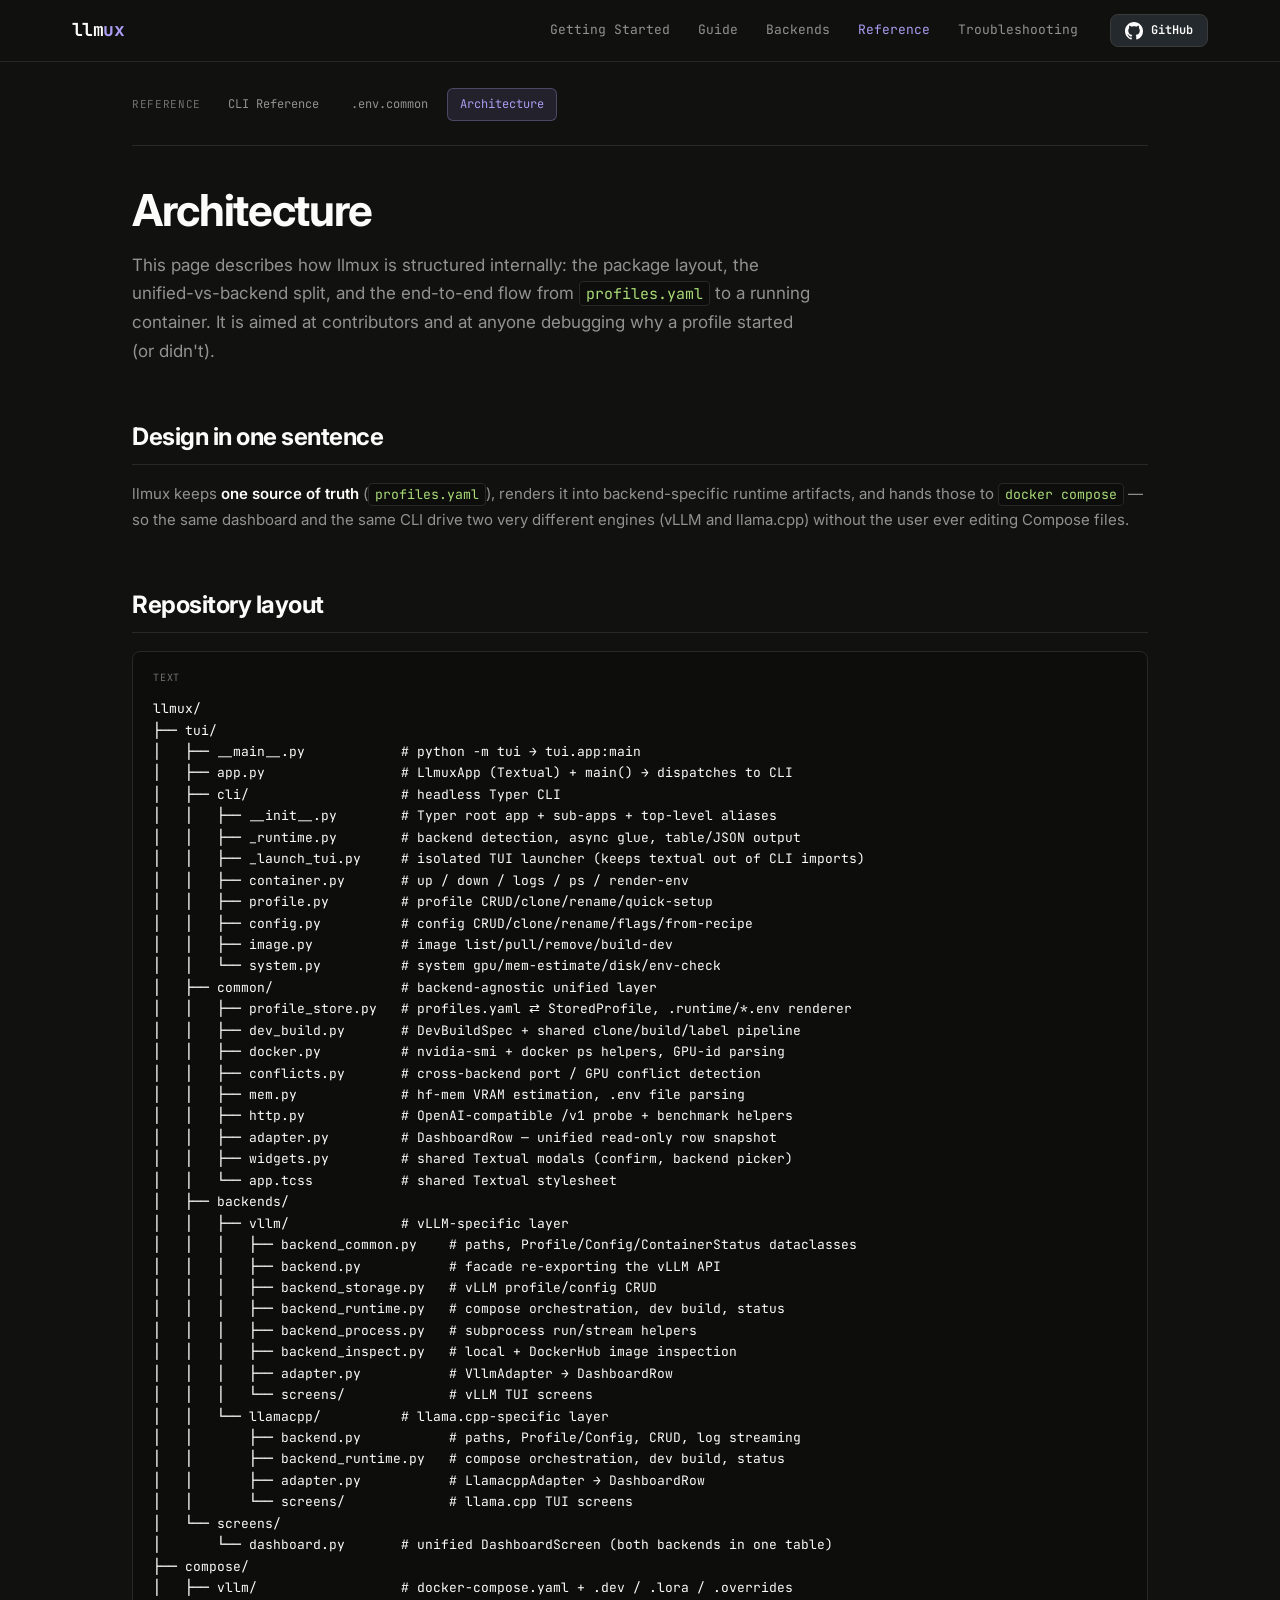
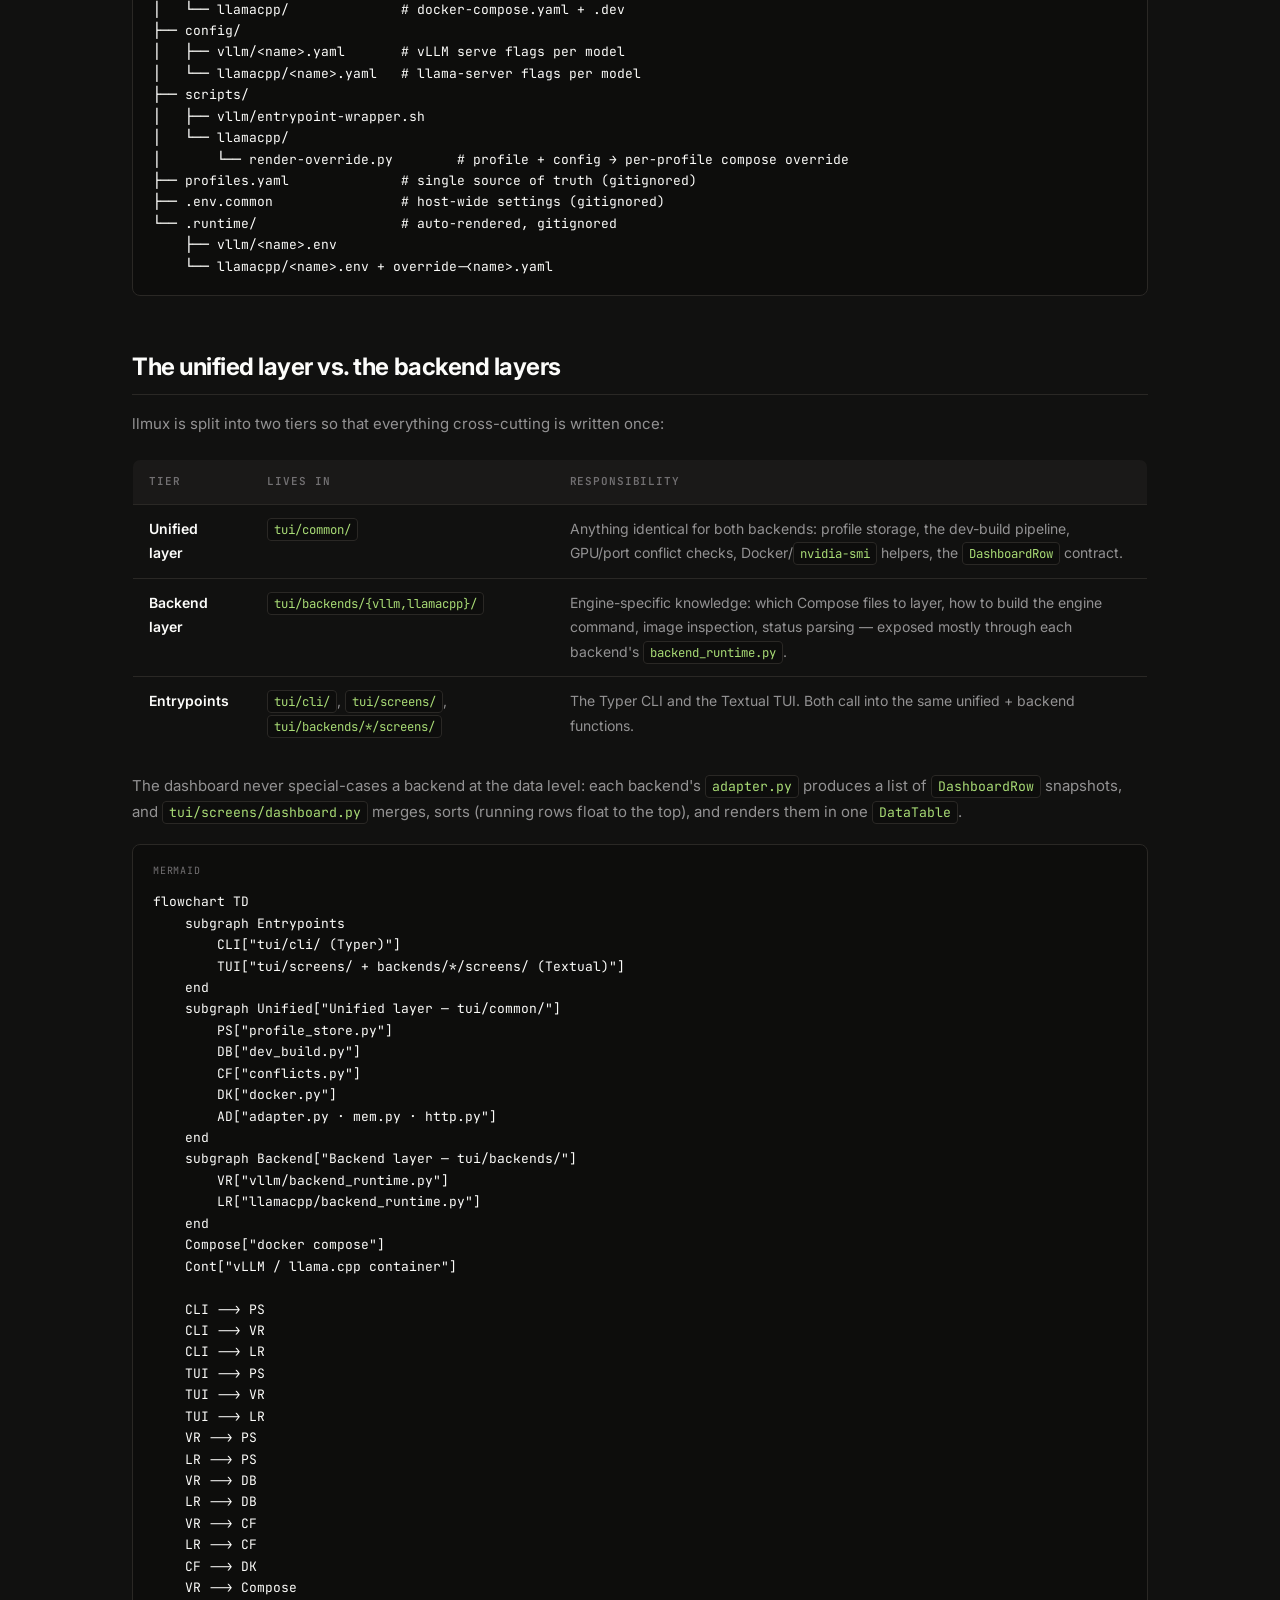
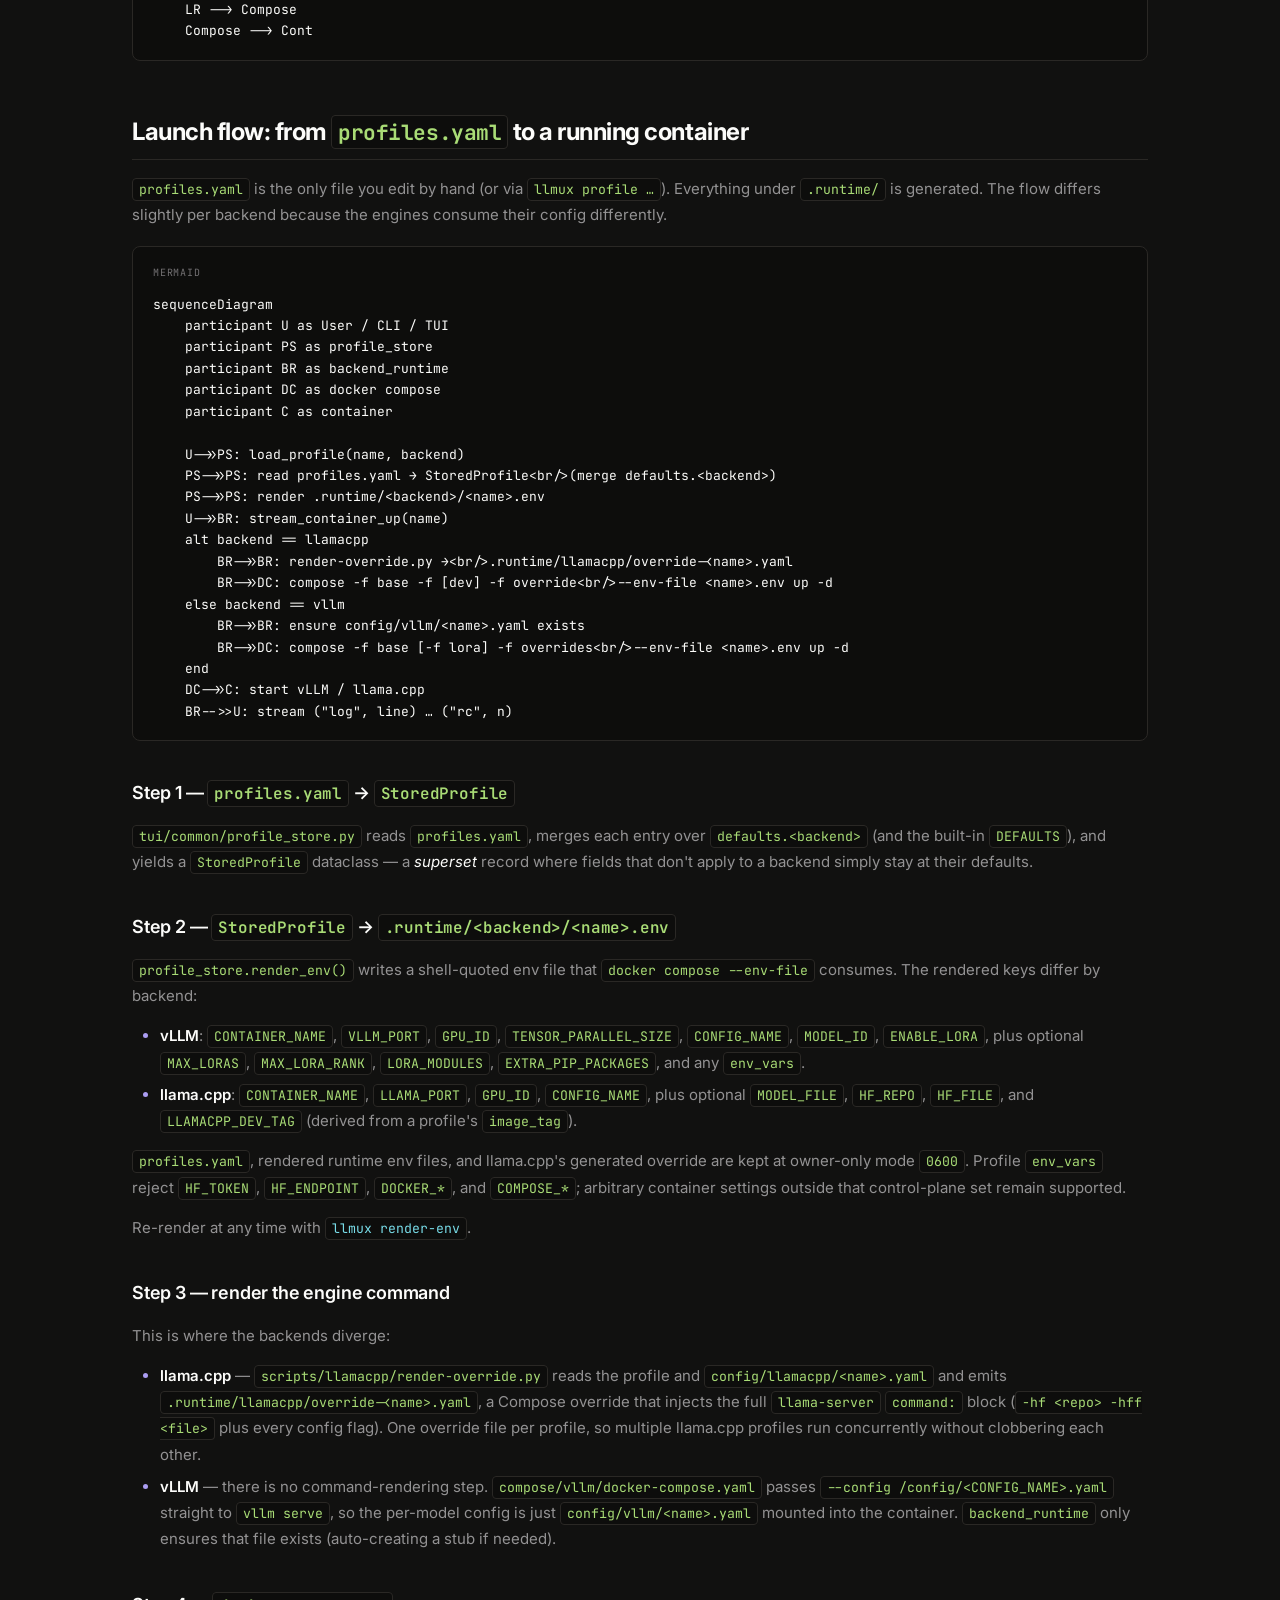
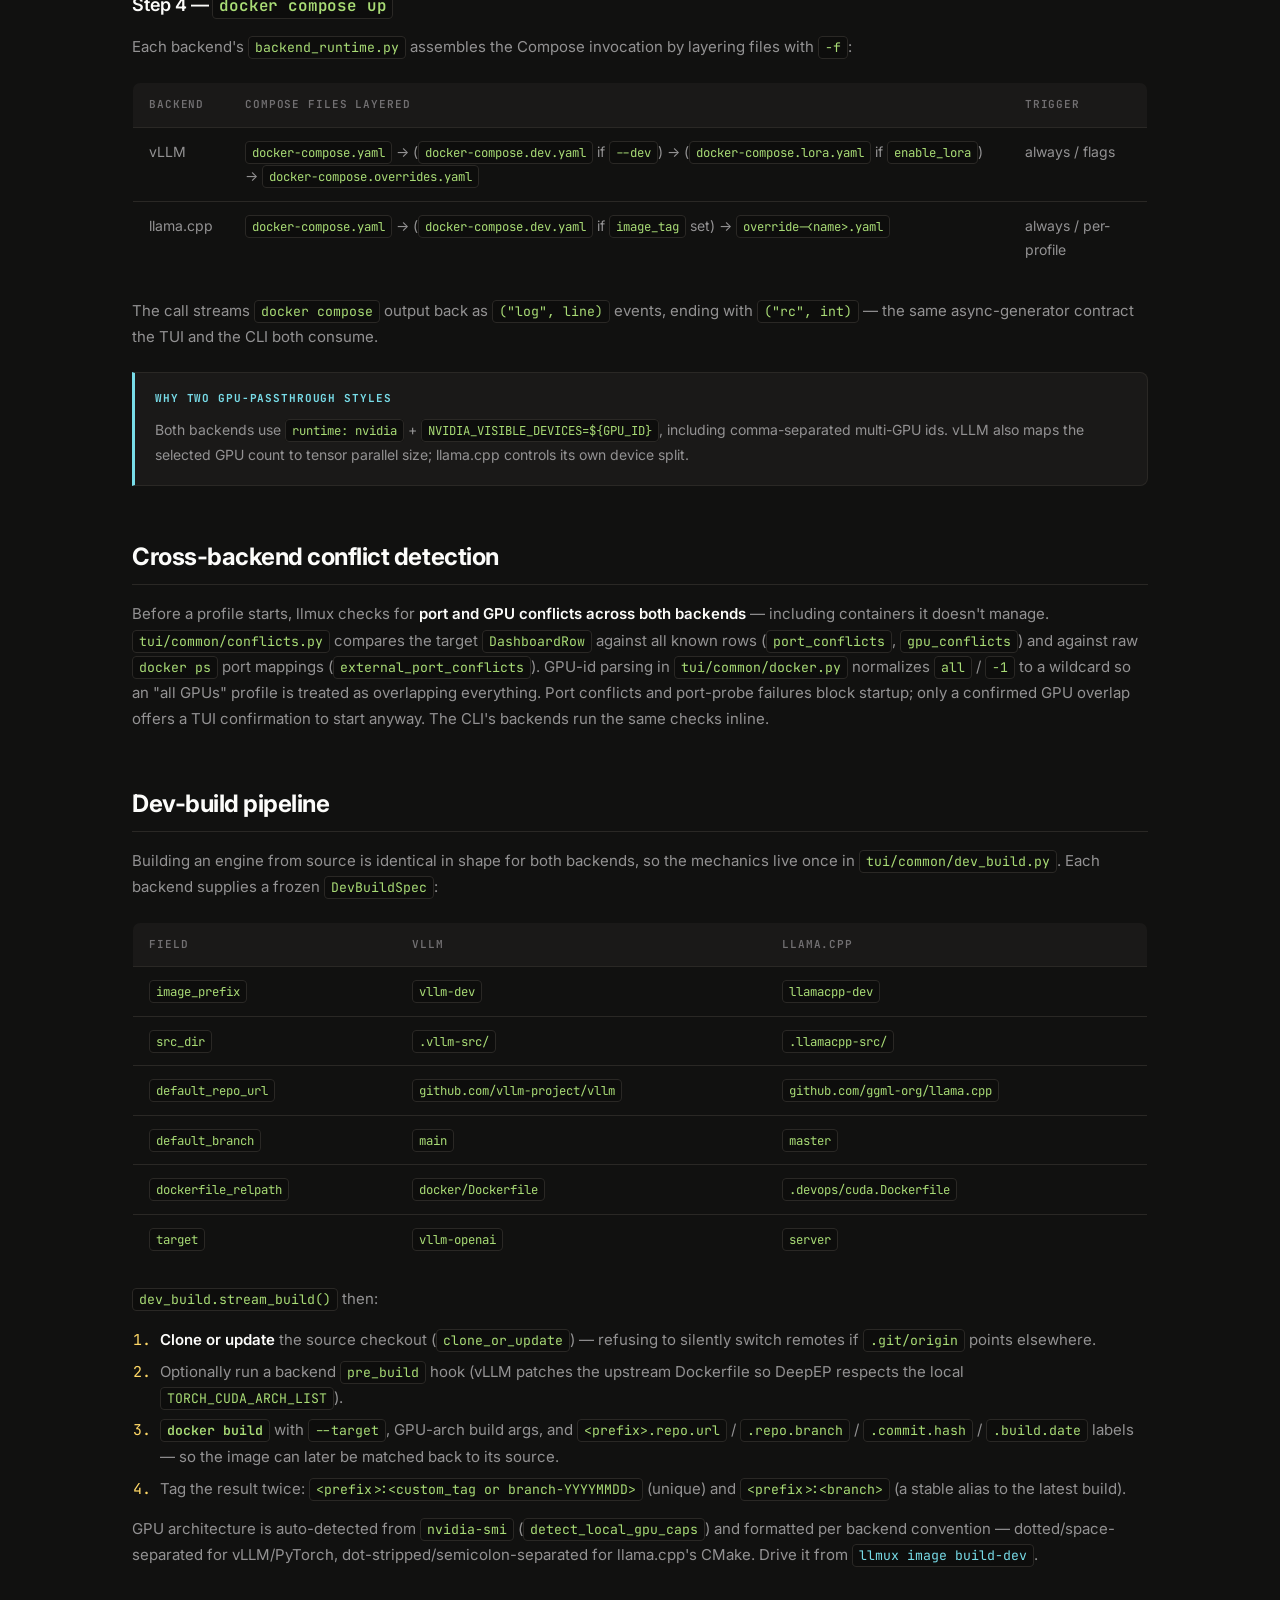
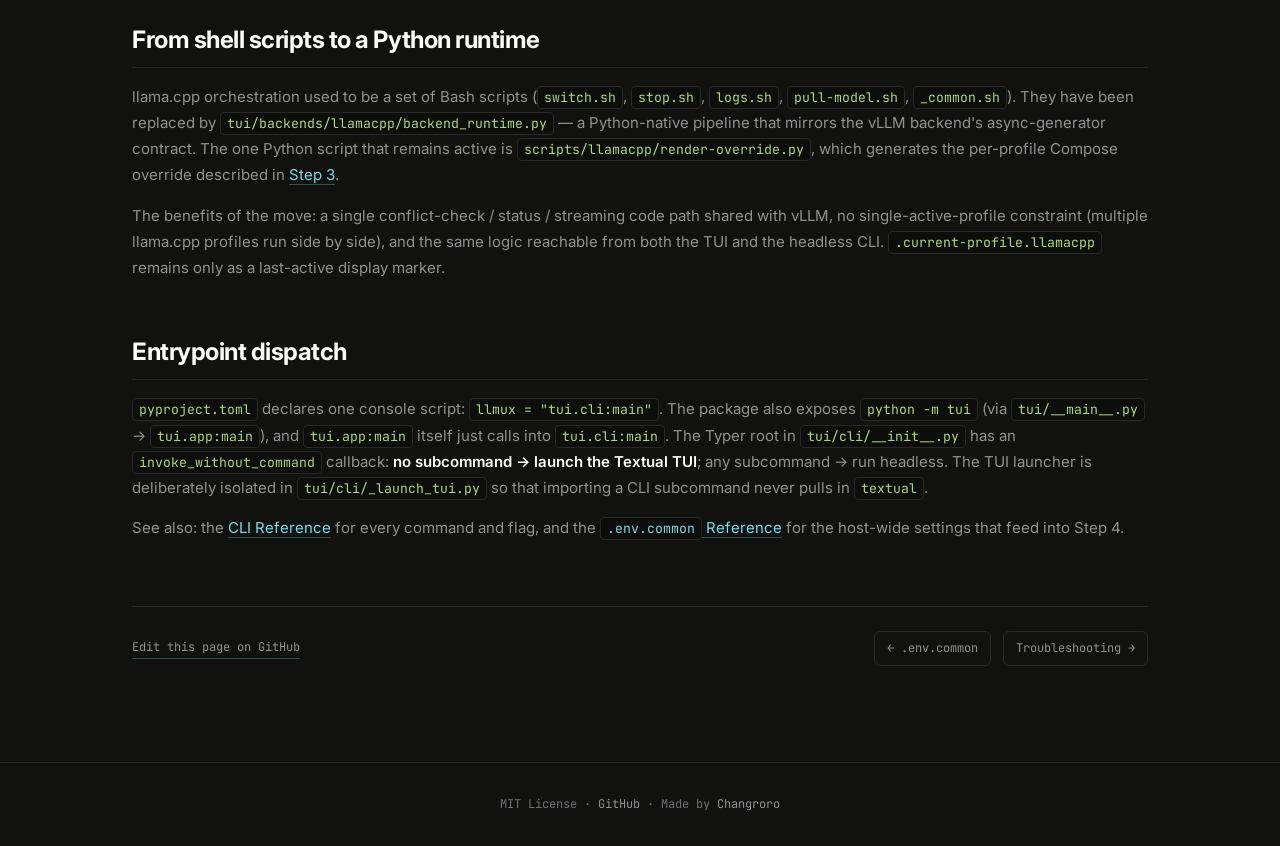
<file: docs/reference/architecture.html>
<!DOCTYPE html>
<html lang="en">
<head>
  <meta charset="UTF-8" />
  <meta name="viewport" content="width=device-width, initial-scale=1.0" />
  <title>Architecture &middot; llmux</title>
  <meta name="description" content="How llmux is structured internally — package layout, unified vs. backend split, and the end-to-end flow from profiles.yaml to a running container." />
  <link rel="preconnect" href="https://fonts.googleapis.com" />
  <link rel="preconnect" href="https://fonts.gstatic.com" crossorigin />
  <link href="https://fonts.googleapis.com/css2?family=JetBrains+Mono:wght@400;500;700&family=Inter:wght@400;500;600;700&display=swap" rel="stylesheet" />
  <link rel="stylesheet" href="../assets/css/style.css" />
</head>
<body>

<!-- NAV -->
<nav class="top">
  <div class="nav-inner">
    <a href="../index.html" class="nav-brand">llm<span class="brand-accent">ux</span></a>
    <div class="nav-links">
      <span class="nav-links-desktop">
        <a href="../getting-started/installation.html">Getting Started</a>
        <a href="../guide/profiles.html">Guide</a>
        <a href="../backends/vllm.html">Backends</a>
        <a href="cli.html" class="active">Reference</a>
        <a href="../troubleshooting.html">Troubleshooting</a>
      </span>
      <a href="https://github.com/Changroro/llmux" class="nav-github" target="_blank">
        <svg viewBox="0 0 16 16"><path d="M8 0C3.58 0 0 3.58 0 8c0 3.54 2.29 6.53 5.47 7.59.4.07.55-.17.55-.38 0-.19-.01-.82-.01-1.49-2.01.37-2.53-.49-2.69-.94-.09-.23-.48-.94-.82-1.13-.28-.15-.68-.52-.01-.53.63-.01 1.08.58 1.23.82.72 1.21 1.87.87 2.33.66.07-.52.28-.87.51-1.07-1.78-.2-3.64-.89-3.64-3.95 0-.87.31-1.59.82-2.15-.08-.2-.36-1.02.08-2.12 0 0 .67-.21 2.2.82.64-.18 1.32-.27 2-.27.68 0 1.36.09 2 .27 1.53-1.04 2.2-.82 2.2-.82.44 1.1.16 1.92.08 2.12.51.56.82 1.27.82 2.15 0 3.07-1.87 3.75-3.65 3.95.29.25.54.73.54 1.48 0 1.07-.01 1.93-.01 2.2 0 .21.15.46.55.38A8.013 8.013 0 0016 8c0-4.42-3.58-8-8-8z"/></svg>
        <span class="nav-github-stars">GitHub</span>
      </a>
    </div>
  </div>
</nav>

<div class="docs-wrap">

  <!-- SECTION NAV -->
  <div class="section-nav">
    <span class="crumb">Reference</span>
    <a href="cli.html">CLI Reference</a>
    <a href="env-common.html">.env.common</a>
    <a href="architecture.html" class="active">Architecture</a>
  </div>

  <article class="docs-content">

    <div class="docs-header">
      <h1>Architecture</h1>
      <p class="lede">
        This page describes how llmux is structured internally: the package layout, the unified-vs-backend split, and the end-to-end flow from <code>profiles.yaml</code> to a running container. It is aimed at contributors and at anyone debugging why a profile started (or didn't).
      </p>
    </div>

    <h2 id="design-in-one-sentence">Design in one sentence</h2>
    <p>llmux keeps <strong>one source of truth</strong> (<code>profiles.yaml</code>), renders it into backend-specific runtime artifacts, and hands those to <code>docker compose</code> — so the same dashboard and the same CLI drive two very different engines (vLLM and llama.cpp) without the user ever editing Compose files.</p>

    <h2 id="repository-layout">Repository layout</h2>
    <pre data-lang="text"><code>llmux/
├── tui/
│   ├── __main__.py            # python -m tui → tui.app:main
│   ├── app.py                 # LlmuxApp (Textual) + main() → dispatches to CLI
│   ├── cli/                   # headless Typer CLI
│   │   ├── __init__.py        # Typer root app + sub-apps + top-level aliases
│   │   ├── _runtime.py        # backend detection, async glue, table/JSON output
│   │   ├── _launch_tui.py     # isolated TUI launcher (keeps textual out of CLI imports)
│   │   ├── container.py       # up / down / logs / ps / render-env
│   │   ├── profile.py         # profile CRUD/clone/rename/quick-setup
│   │   ├── config.py          # config CRUD/clone/rename/flags/from-recipe
│   │   ├── image.py           # image list/pull/remove/build-dev
│   │   └── system.py          # system gpu/mem-estimate/disk/env-check
│   ├── common/                # backend-agnostic unified layer
│   │   ├── profile_store.py   # profiles.yaml ⇄ StoredProfile, .runtime/*.env renderer
│   │   ├── dev_build.py       # DevBuildSpec + shared clone/build/label pipeline
│   │   ├── docker.py          # nvidia-smi + docker ps helpers, GPU-id parsing
│   │   ├── conflicts.py       # cross-backend port / GPU conflict detection
│   │   ├── mem.py             # hf-mem VRAM estimation, .env file parsing
│   │   ├── http.py            # OpenAI-compatible /v1 probe + benchmark helpers
│   │   ├── adapter.py         # DashboardRow — unified read-only row snapshot
│   │   ├── widgets.py         # shared Textual modals (confirm, backend picker)
│   │   └── app.tcss           # shared Textual stylesheet
│   ├── backends/
│   │   ├── vllm/              # vLLM-specific layer
│   │   │   ├── backend_common.py    # paths, Profile/Config/ContainerStatus dataclasses
│   │   │   ├── backend.py           # facade re-exporting the vLLM API
│   │   │   ├── backend_storage.py   # vLLM profile/config CRUD
│   │   │   ├── backend_runtime.py   # compose orchestration, dev build, status
│   │   │   ├── backend_process.py   # subprocess run/stream helpers
│   │   │   ├── backend_inspect.py   # local + DockerHub image inspection
│   │   │   ├── adapter.py           # VllmAdapter → DashboardRow
│   │   │   └── screens/             # vLLM TUI screens
│   │   └── llamacpp/          # llama.cpp-specific layer
│   │       ├── backend.py           # paths, Profile/Config, CRUD, log streaming
│   │       ├── backend_runtime.py   # compose orchestration, dev build, status
│   │       ├── adapter.py           # LlamacppAdapter → DashboardRow
│   │       └── screens/             # llama.cpp TUI screens
│   └── screens/
│       └── dashboard.py       # unified DashboardScreen (both backends in one table)
├── compose/
│   ├── vllm/                  # docker-compose.yaml + .dev / .lora / .overrides
│   └── llamacpp/              # docker-compose.yaml + .dev
├── config/
│   ├── vllm/&lt;name&gt;.yaml       # vLLM serve flags per model
│   └── llamacpp/&lt;name&gt;.yaml   # llama-server flags per model
├── scripts/
│   ├── vllm/entrypoint-wrapper.sh
│   └── llamacpp/
│       └── render-override.py        # profile + config → per-profile compose override
├── profiles.yaml              # single source of truth (gitignored)
├── .env.common                # host-wide settings (gitignored)
└── .runtime/                  # auto-rendered, gitignored
    ├── vllm/&lt;name&gt;.env
    └── llamacpp/&lt;name&gt;.env + override-&lt;name&gt;.yaml</code></pre>

    <h2 id="the-unified-layer-vs-the-backend-layers">The unified layer vs. the backend layers</h2>
    <p>llmux is split into two tiers so that everything cross-cutting is written once:</p>
    <table>
      <thead>
        <tr>
          <th>Tier</th>
          <th>Lives in</th>
          <th>Responsibility</th>
        </tr>
      </thead>
      <tbody>
        <tr>
          <td><strong>Unified layer</strong></td>
          <td><code>tui/common/</code></td>
          <td>Anything identical for both backends: profile storage, the dev-build pipeline, GPU/port conflict checks, Docker/<code>nvidia-smi</code> helpers, the <code>DashboardRow</code> contract.</td>
        </tr>
        <tr>
          <td><strong>Backend layer</strong></td>
          <td><code>tui/backends/{vllm,llamacpp}/</code></td>
          <td>Engine-specific knowledge: which Compose files to layer, how to build the engine command, image inspection, status parsing — exposed mostly through each backend's <code>backend_runtime.py</code>.</td>
        </tr>
        <tr>
          <td><strong>Entrypoints</strong></td>
          <td><code>tui/cli/</code>, <code>tui/screens/</code>, <code>tui/backends/*/screens/</code></td>
          <td>The Typer CLI and the Textual TUI. Both call into the same unified + backend functions.</td>
        </tr>
      </tbody>
    </table>

    <p>The dashboard never special-cases a backend at the data level: each backend's <code>adapter.py</code> produces a list of <code>DashboardRow</code> snapshots, and <code>tui/screens/dashboard.py</code> merges, sorts (running rows float to the top), and renders them in one <code>DataTable</code>.</p>

    <pre data-lang="mermaid"><code>flowchart TD
    subgraph Entrypoints
        CLI["tui/cli/ (Typer)"]
        TUI["tui/screens/ + backends/*/screens/ (Textual)"]
    end
    subgraph Unified["Unified layer — tui/common/"]
        PS["profile_store.py"]
        DB["dev_build.py"]
        CF["conflicts.py"]
        DK["docker.py"]
        AD["adapter.py · mem.py · http.py"]
    end
    subgraph Backend["Backend layer — tui/backends/"]
        VR["vllm/backend_runtime.py"]
        LR["llamacpp/backend_runtime.py"]
    end
    Compose["docker compose"]
    Cont["vLLM / llama.cpp container"]

    CLI --&gt; PS
    CLI --&gt; VR
    CLI --&gt; LR
    TUI --&gt; PS
    TUI --&gt; VR
    TUI --&gt; LR
    VR --&gt; PS
    LR --&gt; PS
    VR --&gt; DB
    LR --&gt; DB
    VR --&gt; CF
    LR --&gt; CF
    CF --&gt; DK
    VR --&gt; Compose
    LR --&gt; Compose
    Compose --&gt; Cont</code></pre>

    <h2 id="launch-flow-from-profiles-yaml-to-a-running-container">Launch flow: from <code>profiles.yaml</code> to a running container</h2>
    <p><code>profiles.yaml</code> is the only file you edit by hand (or via <code>llmux profile …</code>). Everything under <code>.runtime/</code> is generated. The flow differs slightly per backend because the engines consume their config differently.</p>

    <pre data-lang="mermaid"><code>sequenceDiagram
    participant U as User / CLI / TUI
    participant PS as profile_store
    participant BR as backend_runtime
    participant DC as docker compose
    participant C as container

    U-&gt;&gt;PS: load_profile(name, backend)
    PS-&gt;&gt;PS: read profiles.yaml → StoredProfile&lt;br/&gt;(merge defaults.&lt;backend&gt;)
    PS-&gt;&gt;PS: render .runtime/&lt;backend&gt;/&lt;name&gt;.env
    U-&gt;&gt;BR: stream_container_up(name)
    alt backend == llamacpp
        BR-&gt;&gt;BR: render-override.py →&lt;br/&gt;.runtime/llamacpp/override-&lt;name&gt;.yaml
        BR-&gt;&gt;DC: compose -f base -f [dev] -f override&lt;br/&gt;--env-file &lt;name&gt;.env up -d
    else backend == vllm
        BR-&gt;&gt;BR: ensure config/vllm/&lt;name&gt;.yaml exists
        BR-&gt;&gt;DC: compose -f base [-f lora] -f overrides&lt;br/&gt;--env-file &lt;name&gt;.env up -d
    end
    DC-&gt;&gt;C: start vLLM / llama.cpp
    BR--&gt;&gt;U: stream ("log", line) … ("rc", n)</code></pre>

    <h3 id="step-1-profiles-yaml-storedprofile">Step 1 — <code>profiles.yaml</code> → <code>StoredProfile</code></h3>
    <p><code>tui/common/profile_store.py</code> reads <code>profiles.yaml</code>, merges each entry over <code>defaults.&lt;backend&gt;</code> (and the built-in <code>DEFAULTS</code>), and yields a <code>StoredProfile</code> dataclass — a <em>superset</em> record where fields that don't apply to a backend simply stay at their defaults.</p>

    <h3 id="step-2-storedprofile-runtime-backend-name-env">Step 2 — <code>StoredProfile</code> → <code>.runtime/&lt;backend&gt;/&lt;name&gt;.env</code></h3>
    <p><code>profile_store.render_env()</code> writes a shell-quoted env file that <code>docker compose --env-file</code> consumes. The rendered keys differ by backend:</p>
    <ul>
      <li><strong>vLLM</strong>: <code>CONTAINER_NAME</code>, <code>VLLM_PORT</code>, <code>GPU_ID</code>, <code>TENSOR_PARALLEL_SIZE</code>, <code>CONFIG_NAME</code>, <code>MODEL_ID</code>, <code>ENABLE_LORA</code>, plus optional <code>MAX_LORAS</code>, <code>MAX_LORA_RANK</code>, <code>LORA_MODULES</code>, <code>EXTRA_PIP_PACKAGES</code>, and any <code>env_vars</code>.</li>
      <li><strong>llama.cpp</strong>: <code>CONTAINER_NAME</code>, <code>LLAMA_PORT</code>, <code>GPU_ID</code>, <code>CONFIG_NAME</code>, plus optional <code>MODEL_FILE</code>, <code>HF_REPO</code>, <code>HF_FILE</code>, and <code>LLAMACPP_DEV_TAG</code> (derived from a profile's <code>image_tag</code>).</li>
    </ul>
    <p><code>profiles.yaml</code>, rendered runtime env files, and llama.cpp's generated override are kept at owner-only mode <code>0600</code>. Profile <code>env_vars</code> reject <code>HF_TOKEN</code>, <code>HF_ENDPOINT</code>, <code>DOCKER_*</code>, and <code>COMPOSE_*</code>; arbitrary container settings outside that control-plane set remain supported.</p>
    <p>Re-render at any time with <a href="cli.html#container-render-env"><code>llmux render-env</code></a>.</p>

    <h3 id="step-3-render-the-engine-command">Step 3 — render the engine command</h3>
    <p>This is where the backends diverge:</p>
    <ul>
      <li><strong>llama.cpp</strong> — <code>scripts/llamacpp/render-override.py</code> reads the profile and <code>config/llamacpp/&lt;name&gt;.yaml</code> and emits <code>.runtime/llamacpp/override-&lt;name&gt;.yaml</code>, a Compose override that injects the full <code>llama-server</code> <code>command:</code> block (<code>-hf &lt;repo&gt; -hff &lt;file&gt;</code> plus every config flag). One override file per profile, so multiple llama.cpp profiles run concurrently without clobbering each other.</li>
      <li><strong>vLLM</strong> — there is no command-rendering step. <code>compose/vllm/docker-compose.yaml</code> passes <code>--config /config/&lt;CONFIG_NAME&gt;.yaml</code> straight to <code>vllm serve</code>, so the per-model config is just <code>config/vllm/&lt;name&gt;.yaml</code> mounted into the container. <code>backend_runtime</code> only ensures that file exists (auto-creating a stub if needed).</li>
    </ul>

    <h3 id="step-4-docker-compose-up">Step 4 — <code>docker compose up</code></h3>
    <p>Each backend's <code>backend_runtime.py</code> assembles the Compose invocation by layering files with <code>-f</code>:</p>
    <table>
      <thead>
        <tr>
          <th>Backend</th>
          <th>Compose files layered</th>
          <th>Trigger</th>
        </tr>
      </thead>
      <tbody>
        <tr>
          <td>vLLM</td>
          <td><code>docker-compose.yaml</code> → (<code>docker-compose.dev.yaml</code> if <code>--dev</code>) → (<code>docker-compose.lora.yaml</code> if <code>enable_lora</code>) → <code>docker-compose.overrides.yaml</code></td>
          <td>always / flags</td>
        </tr>
        <tr>
          <td>llama.cpp</td>
          <td><code>docker-compose.yaml</code> → (<code>docker-compose.dev.yaml</code> if <code>image_tag</code> set) → <code>override-&lt;name&gt;.yaml</code></td>
          <td>always / per-profile</td>
        </tr>
      </tbody>
    </table>
    <p>The call streams <code>docker compose</code> output back as <code>("log", line)</code> events, ending with <code>("rc", int)</code> — the same async-generator contract the TUI and the CLI both consume.</p>

    <div class="admonition note">
      <p class="admonition-title">Why two GPU-passthrough styles</p>
      <p>Both backends use <code>runtime: nvidia</code> + <code>NVIDIA_VISIBLE_DEVICES=${GPU_ID}</code>, including comma-separated multi-GPU ids. vLLM also maps the selected GPU count to tensor parallel size; llama.cpp controls its own device split.</p>
    </div>

    <h2 id="cross-backend-conflict-detection">Cross-backend conflict detection</h2>
    <p>Before a profile starts, llmux checks for <strong>port and GPU conflicts across both backends</strong> — including containers it doesn't manage. <code>tui/common/conflicts.py</code> compares the target <code>DashboardRow</code> against all known rows (<code>port_conflicts</code>, <code>gpu_conflicts</code>) and against raw <code>docker ps</code> port mappings (<code>external_port_conflicts</code>). GPU-id parsing in <code>tui/common/docker.py</code> normalizes <code>all</code> / <code>-1</code> to a wildcard so an "all GPUs" profile is treated as overlapping everything. Port conflicts and port-probe failures block startup; only a confirmed GPU overlap offers a TUI confirmation to start anyway. The CLI's backends run the same checks inline.</p>

    <h2 id="dev-build-pipeline">Dev-build pipeline</h2>
    <p>Building an engine from source is identical in shape for both backends, so the mechanics live once in <code>tui/common/dev_build.py</code>. Each backend supplies a frozen <code>DevBuildSpec</code>:</p>
    <table>
      <thead>
        <tr>
          <th>Field</th>
          <th>vLLM</th>
          <th>llama.cpp</th>
        </tr>
      </thead>
      <tbody>
        <tr>
          <td><code>image_prefix</code></td>
          <td><code>vllm-dev</code></td>
          <td><code>llamacpp-dev</code></td>
        </tr>
        <tr>
          <td><code>src_dir</code></td>
          <td><code>.vllm-src/</code></td>
          <td><code>.llamacpp-src/</code></td>
        </tr>
        <tr>
          <td><code>default_repo_url</code></td>
          <td><code>github.com/vllm-project/vllm</code></td>
          <td><code>github.com/ggml-org/llama.cpp</code></td>
        </tr>
        <tr>
          <td><code>default_branch</code></td>
          <td><code>main</code></td>
          <td><code>master</code></td>
        </tr>
        <tr>
          <td><code>dockerfile_relpath</code></td>
          <td><code>docker/Dockerfile</code></td>
          <td><code>.devops/cuda.Dockerfile</code></td>
        </tr>
        <tr>
          <td><code>target</code></td>
          <td><code>vllm-openai</code></td>
          <td><code>server</code></td>
        </tr>
      </tbody>
    </table>

    <p><code>dev_build.stream_build()</code> then:</p>
    <ol>
      <li><strong>Clone or update</strong> the source checkout (<code>clone_or_update</code>) — refusing to silently switch remotes if <code>.git/origin</code> points elsewhere.</li>
      <li>Optionally run a backend <code>pre_build</code> hook (vLLM patches the upstream Dockerfile so DeepEP respects the local <code>TORCH_CUDA_ARCH_LIST</code>).</li>
      <li><strong><code>docker build</code></strong> with <code>--target</code>, GPU-arch build args, and <code>&lt;prefix&gt;.repo.url</code> / <code>.repo.branch</code> / <code>.commit.hash</code> / <code>.build.date</code> labels — so the image can later be matched back to its source.</li>
      <li>Tag the result twice: <code>&lt;prefix&gt;:&lt;custom_tag or branch-YYYYMMDD&gt;</code> (unique) and <code>&lt;prefix&gt;:&lt;branch&gt;</code> (a stable alias to the latest build).</li>
    </ol>

    <p>GPU architecture is auto-detected from <code>nvidia-smi</code> (<code>detect_local_gpu_caps</code>) and formatted per backend convention — dotted/space-separated for vLLM/PyTorch, dot-stripped/semicolon-separated for llama.cpp's CMake. Drive it from <a href="cli.html#image-build-dev"><code>llmux image build-dev</code></a>.</p>

    <h2 id="from-shell-scripts-to-a-python-runtime">From shell scripts to a Python runtime</h2>
    <p>llama.cpp orchestration used to be a set of Bash scripts (<code>switch.sh</code>, <code>stop.sh</code>, <code>logs.sh</code>, <code>pull-model.sh</code>, <code>_common.sh</code>). They have been replaced by <code>tui/backends/llamacpp/backend_runtime.py</code> — a Python-native pipeline that mirrors the vLLM backend's async-generator contract. The one Python script that remains active is <code>scripts/llamacpp/render-override.py</code>, which generates the per-profile Compose override described in <a href="#step-3-render-the-engine-command">Step 3</a>.</p>
    <p>The benefits of the move: a single conflict-check / status / streaming code path shared with vLLM, no single-active-profile constraint (multiple llama.cpp profiles run side by side), and the same logic reachable from both the TUI and the headless CLI. <code>.current-profile.llamacpp</code> remains only as a last-active display marker.</p>

    <h2 id="entrypoint-dispatch">Entrypoint dispatch</h2>
    <p><code>pyproject.toml</code> declares one console script: <code>llmux = "tui.cli:main"</code>. The package also exposes <code>python -m tui</code> (via <code>tui/__main__.py</code> → <code>tui.app:main</code>), and <code>tui.app:main</code> itself just calls into <code>tui.cli:main</code>. The Typer root in <code>tui/cli/__init__.py</code> has an <code>invoke_without_command</code> callback: <strong>no subcommand → launch the Textual TUI</strong>; any subcommand → run headless. The TUI launcher is deliberately isolated in <code>tui/cli/_launch_tui.py</code> so that importing a CLI subcommand never pulls in <code>textual</code>.</p>

    <p>See also: the <a href="cli.html">CLI Reference</a> for every command and flag, and the <a href="env-common.html"><code>.env.common</code> Reference</a> for the host-wide settings that feed into Step 4.</p>

    <div class="docs-footer">
      <a class="edit-link" href="https://github.com/Changroro/llmux/edit/main/docs/reference/architecture.html" target="_blank">Edit this page on GitHub</a>
      <div class="prev-next">
        <a href="env-common.html">&larr; .env.common</a>
        <a href="../troubleshooting.html">Troubleshooting &rarr;</a>
      </div>
    </div>

  </article>
</div>

<!-- FOOTER -->
<footer>
  <div class="page-wrap">
    <p>
      MIT License &middot;
      <a href="https://github.com/Changroro/llmux">GitHub</a> &middot;
      Made by <a href="https://github.com/Changroro">Changroro</a>
    </p>
  </div>
</footer>

</body>
</html>
</file>
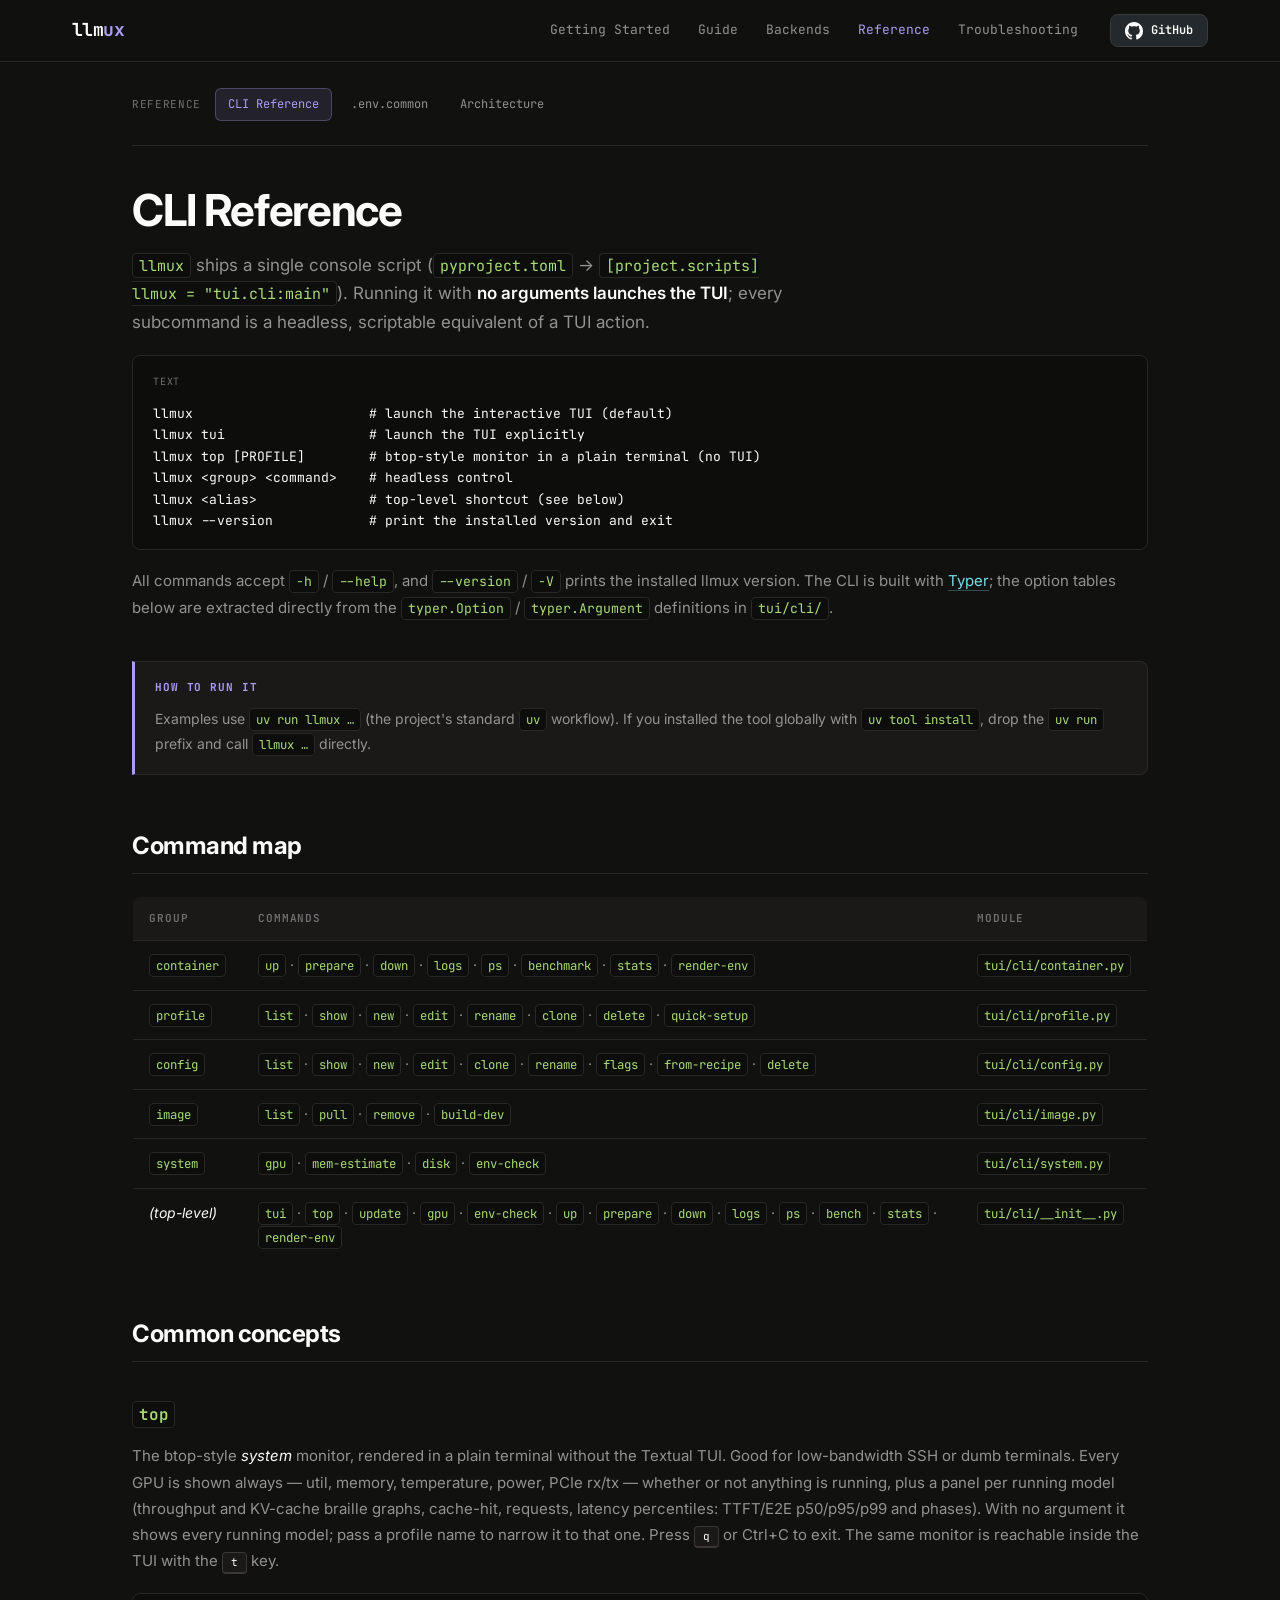
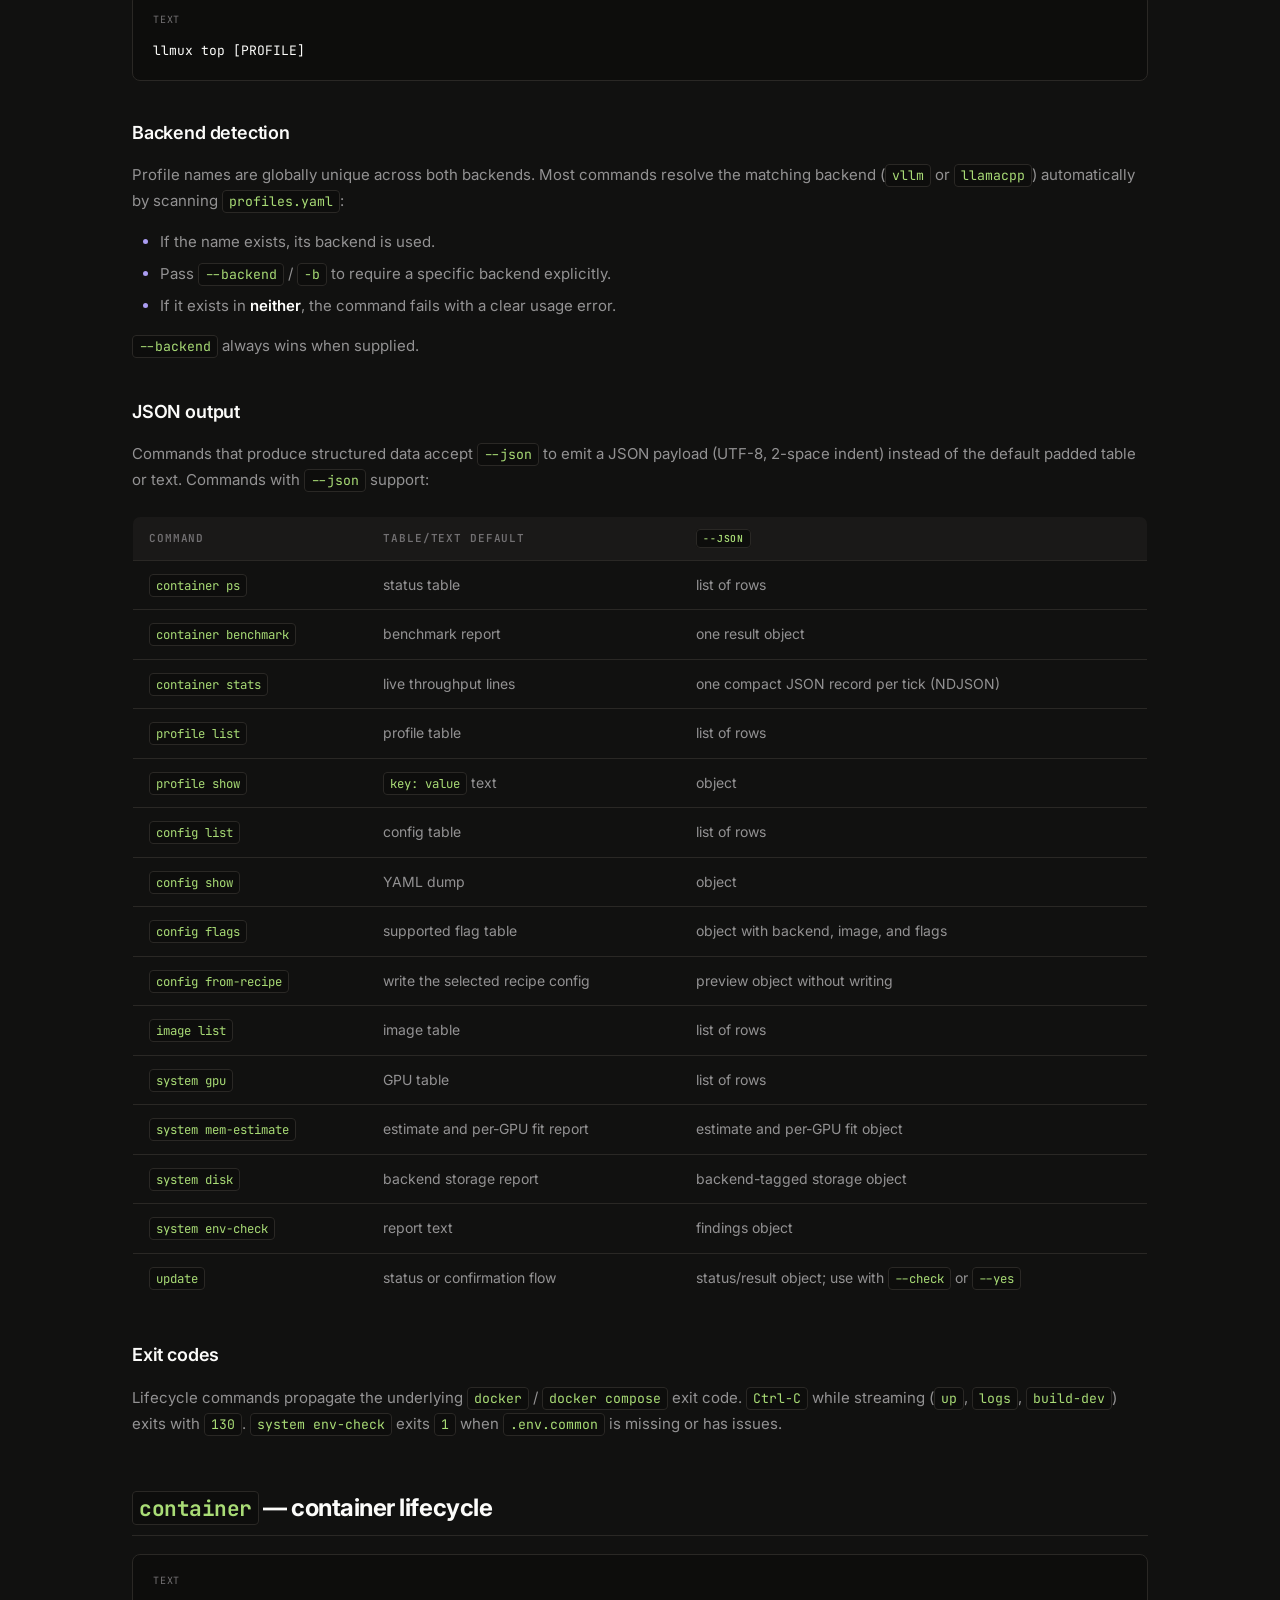
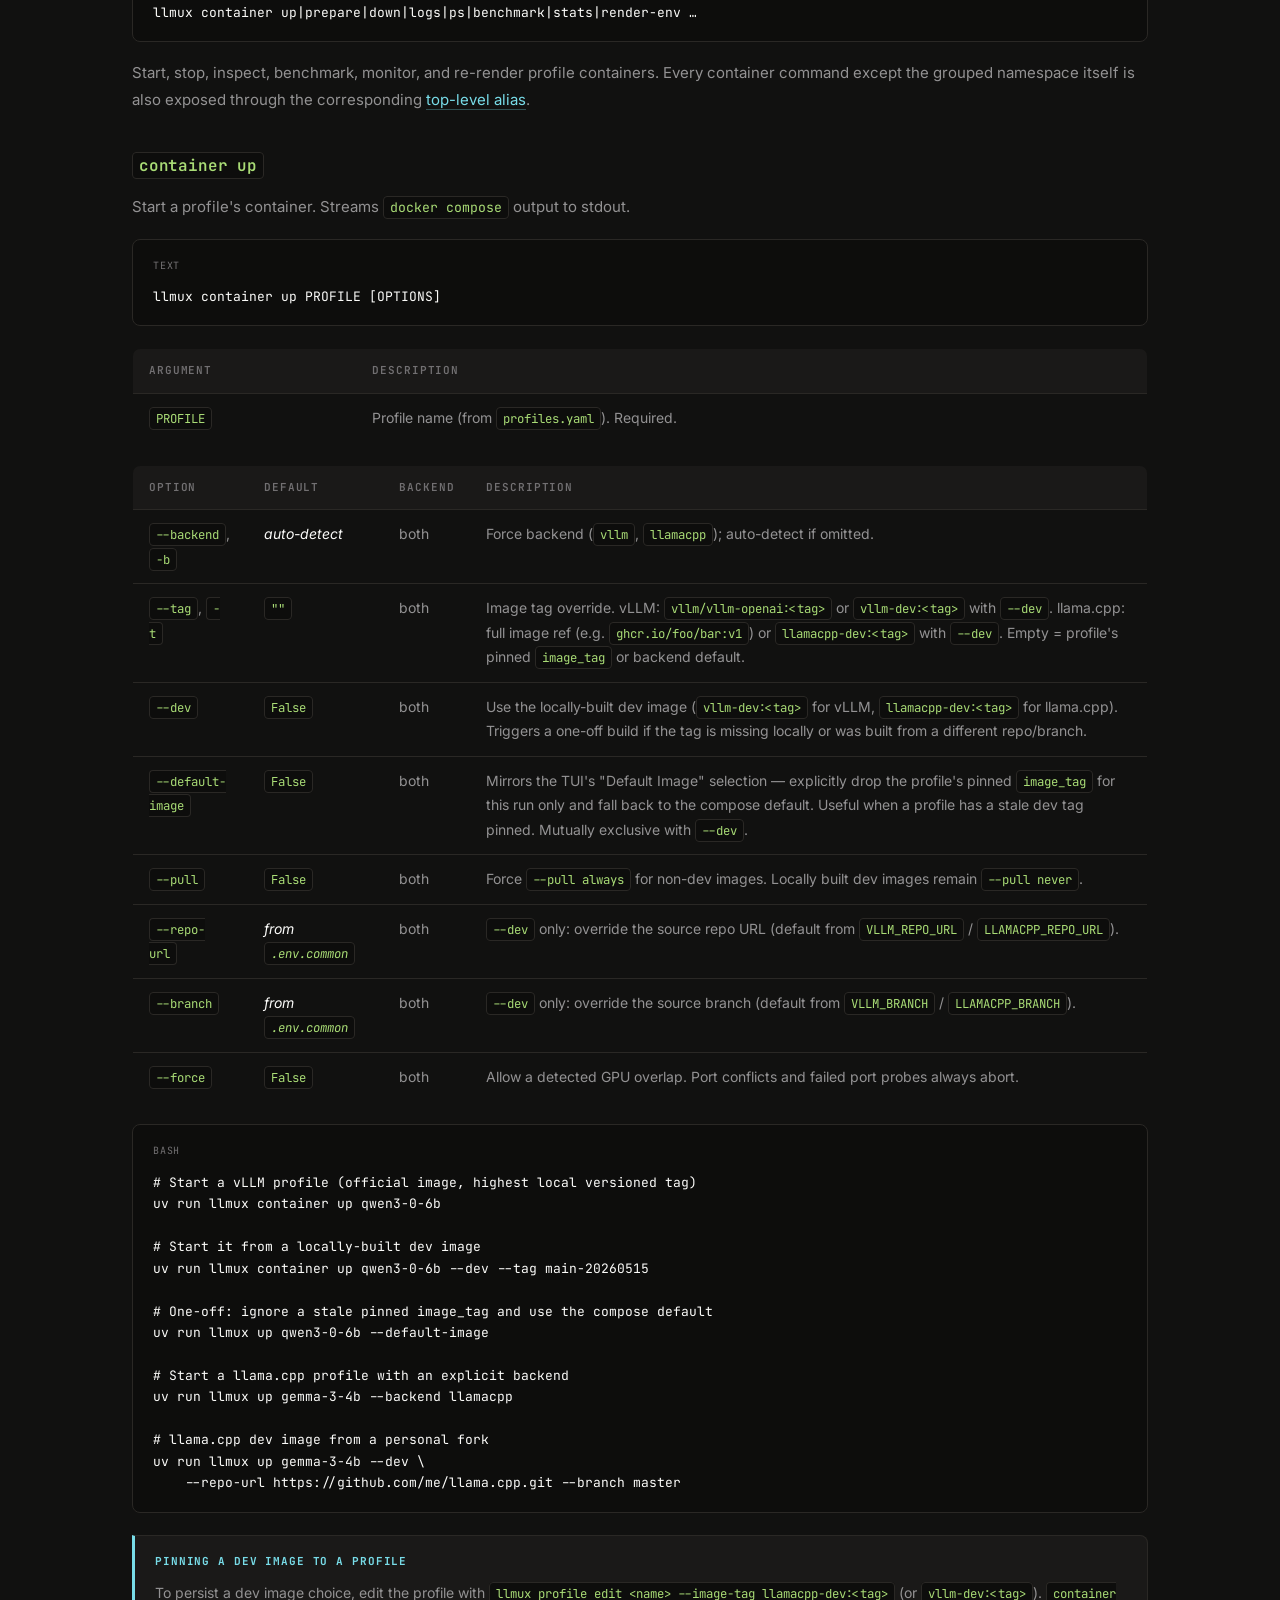
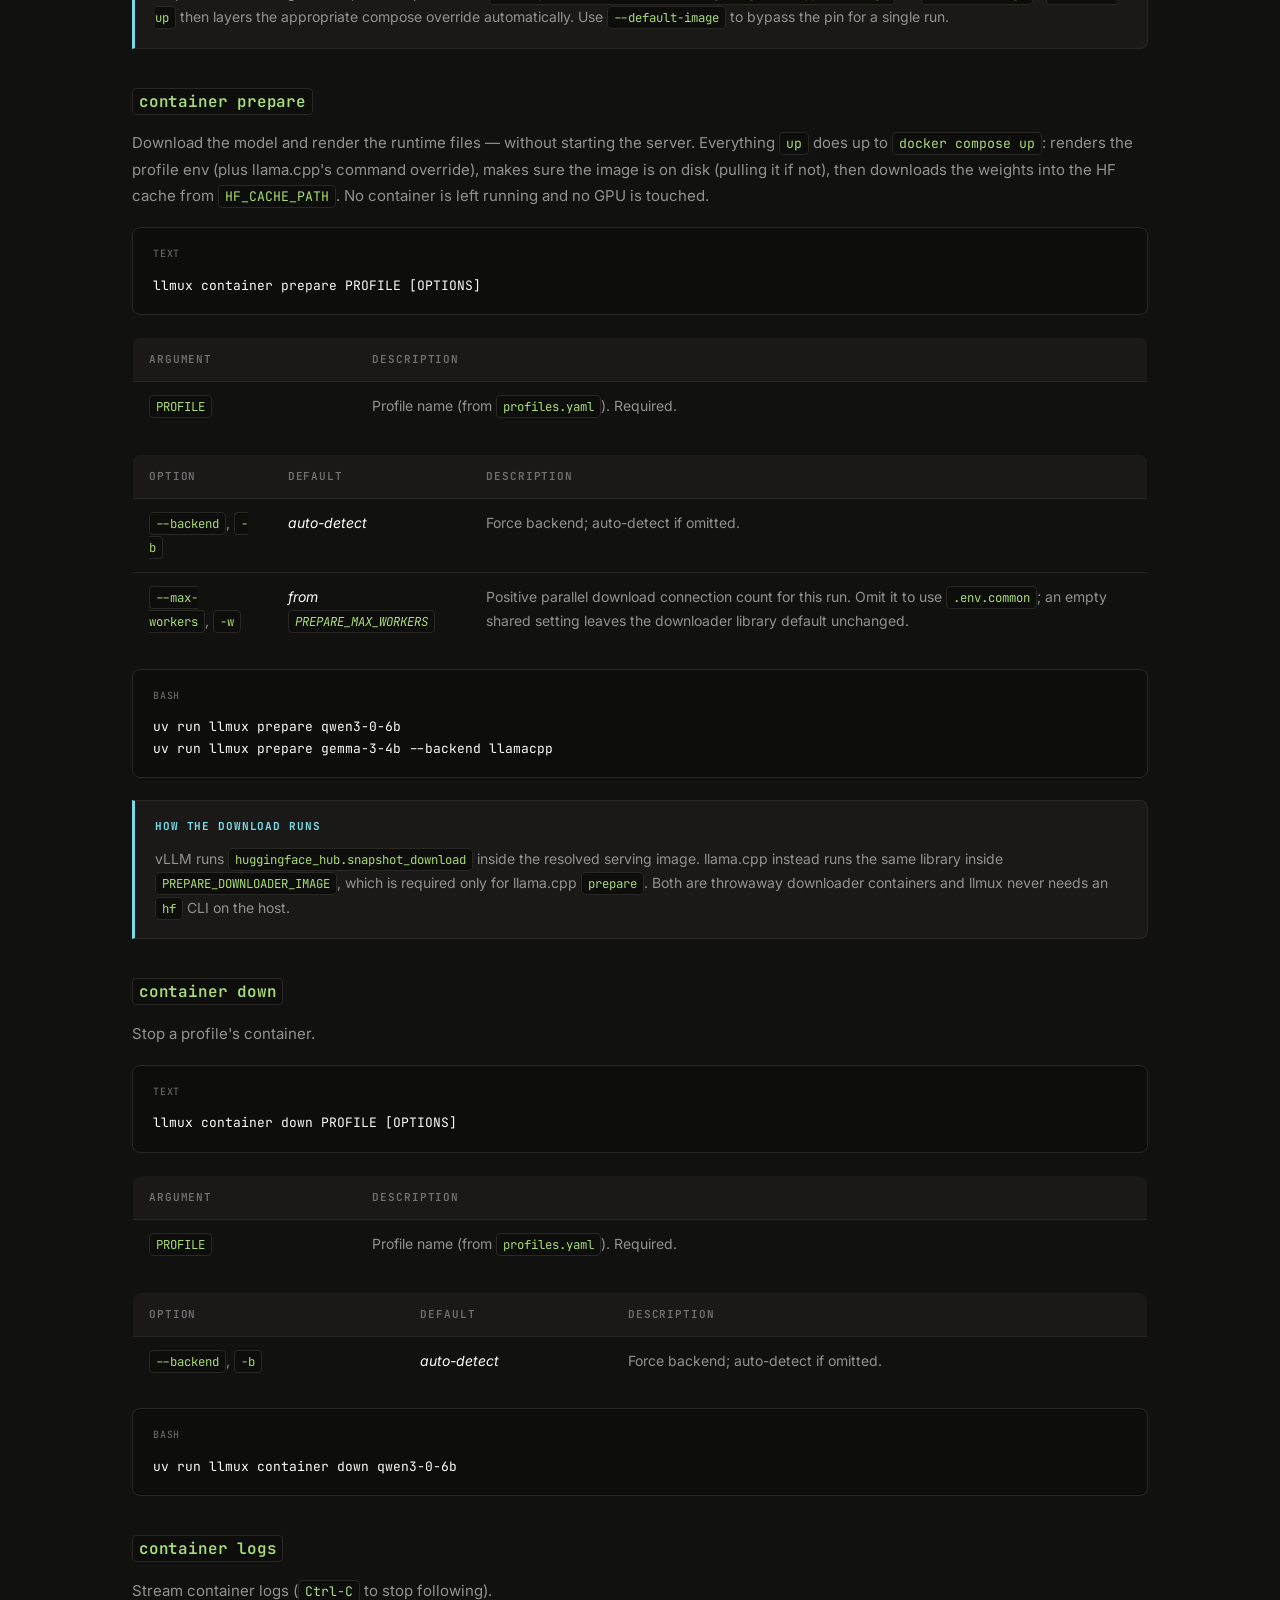
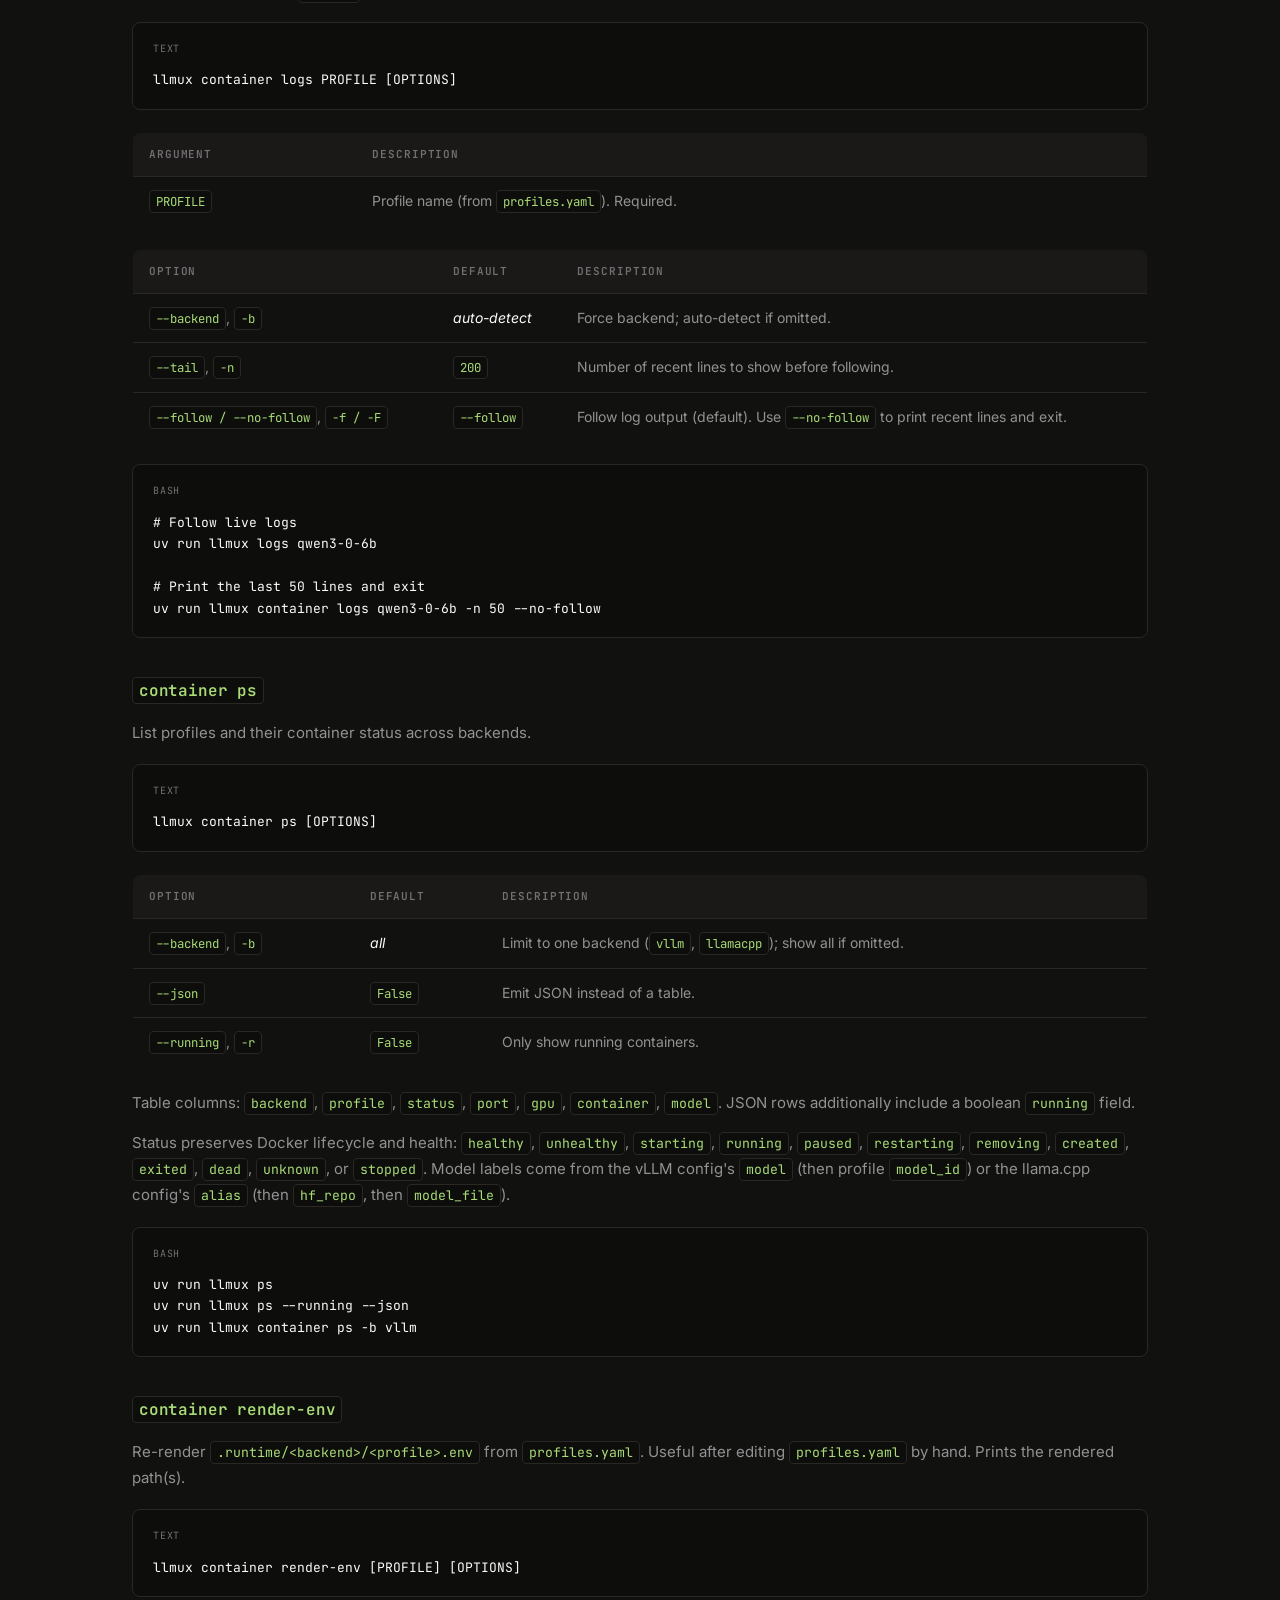
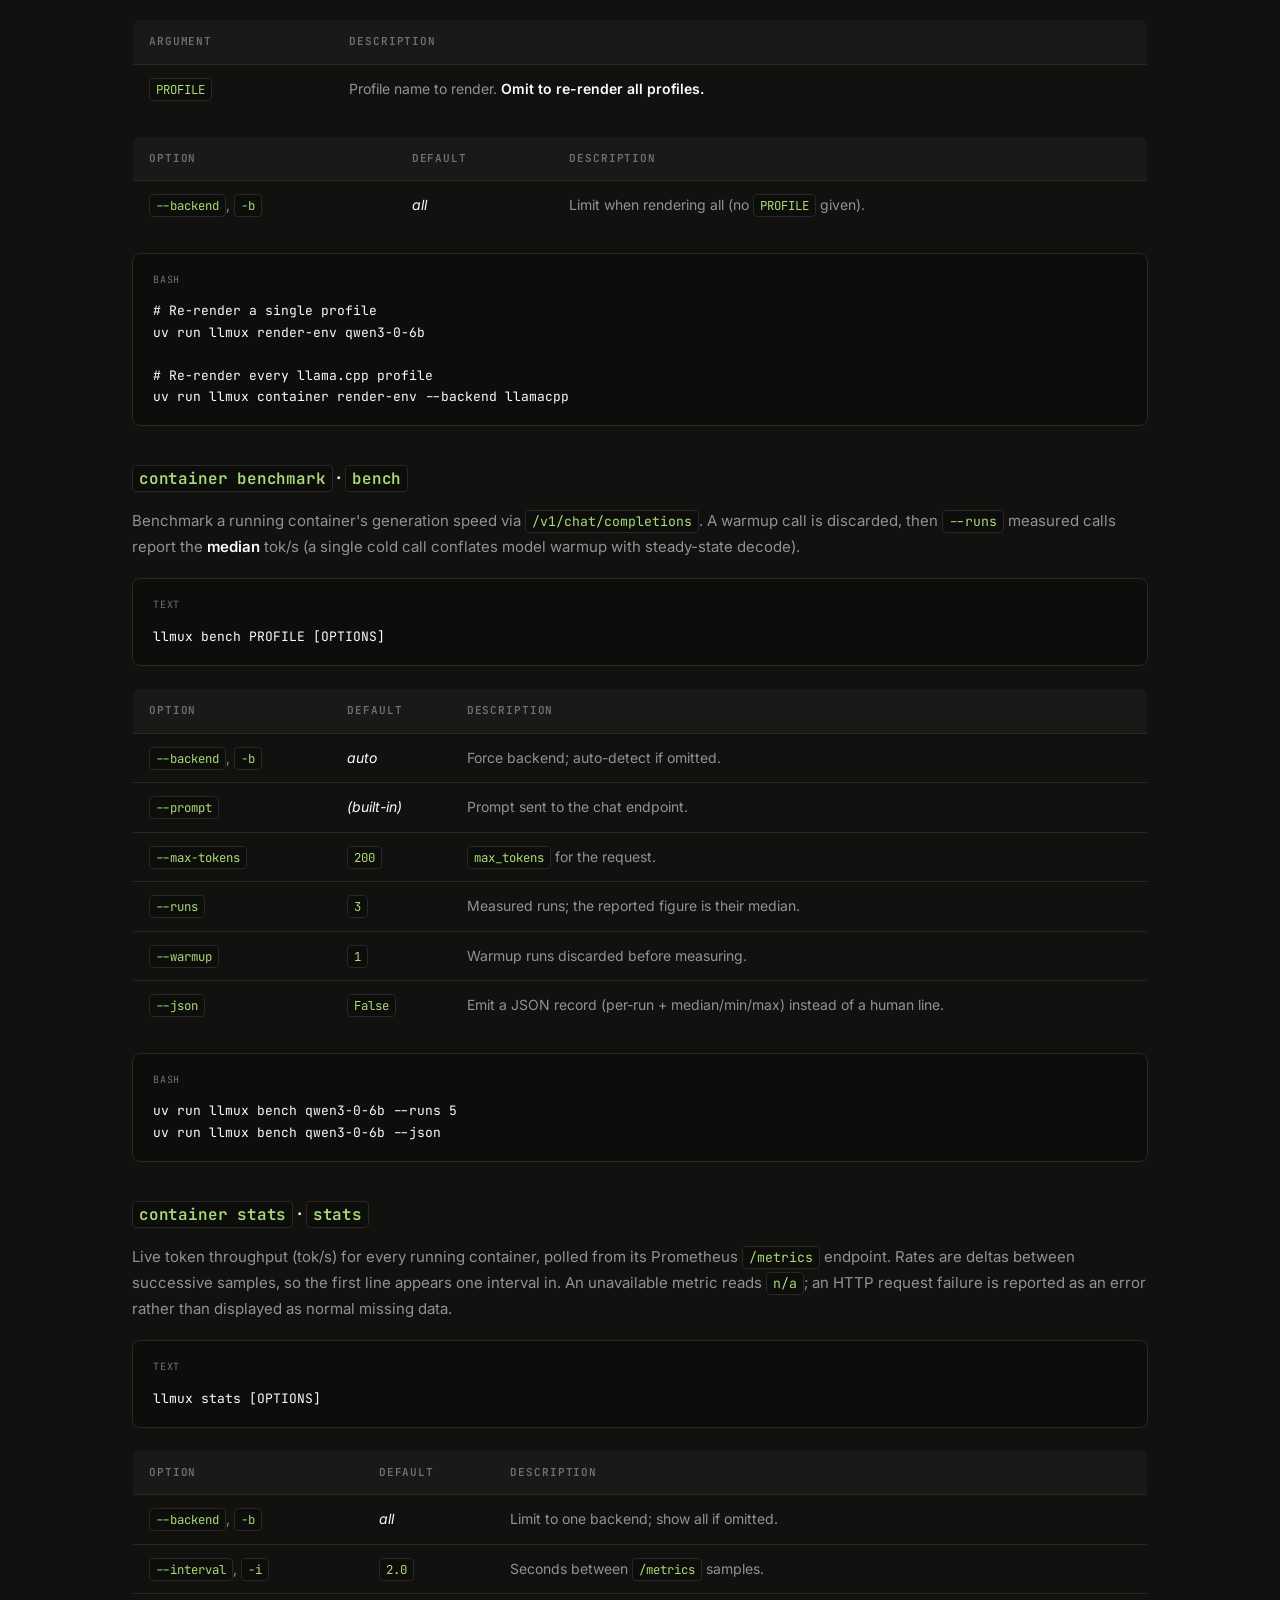
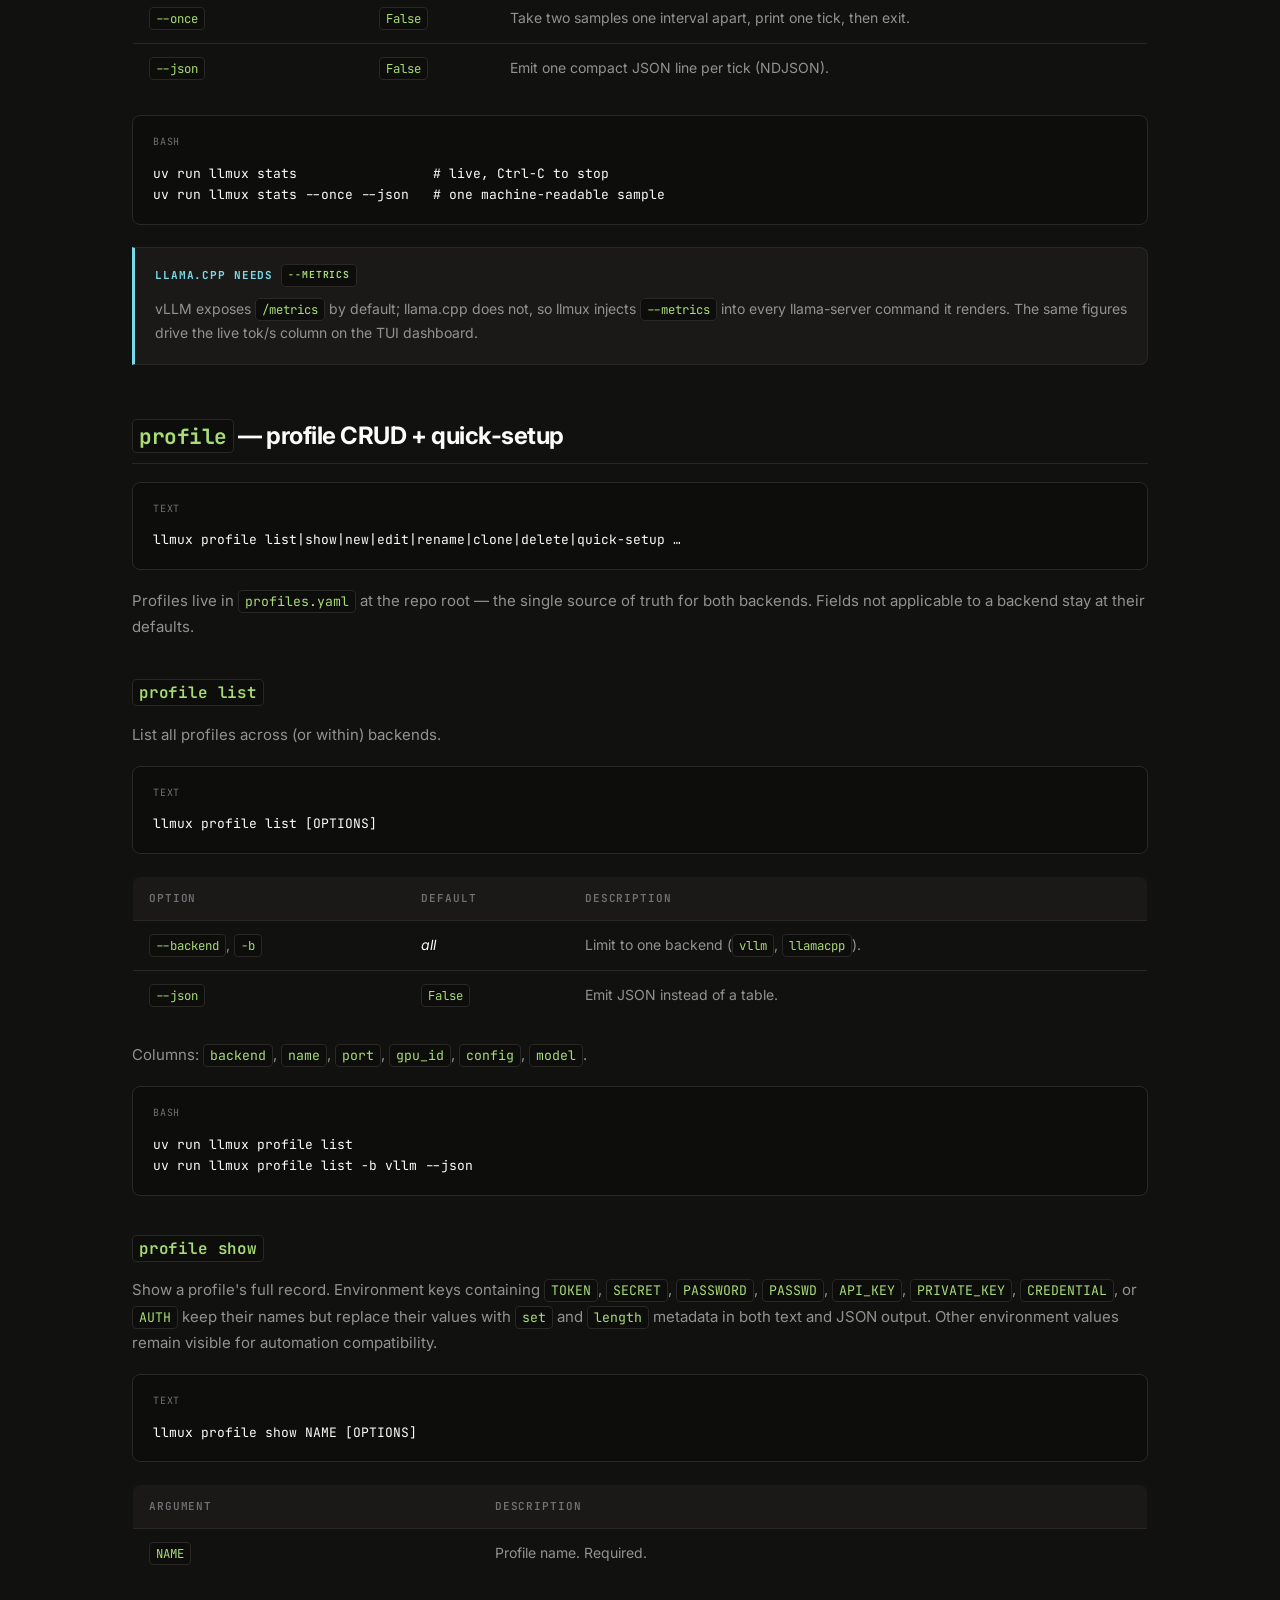
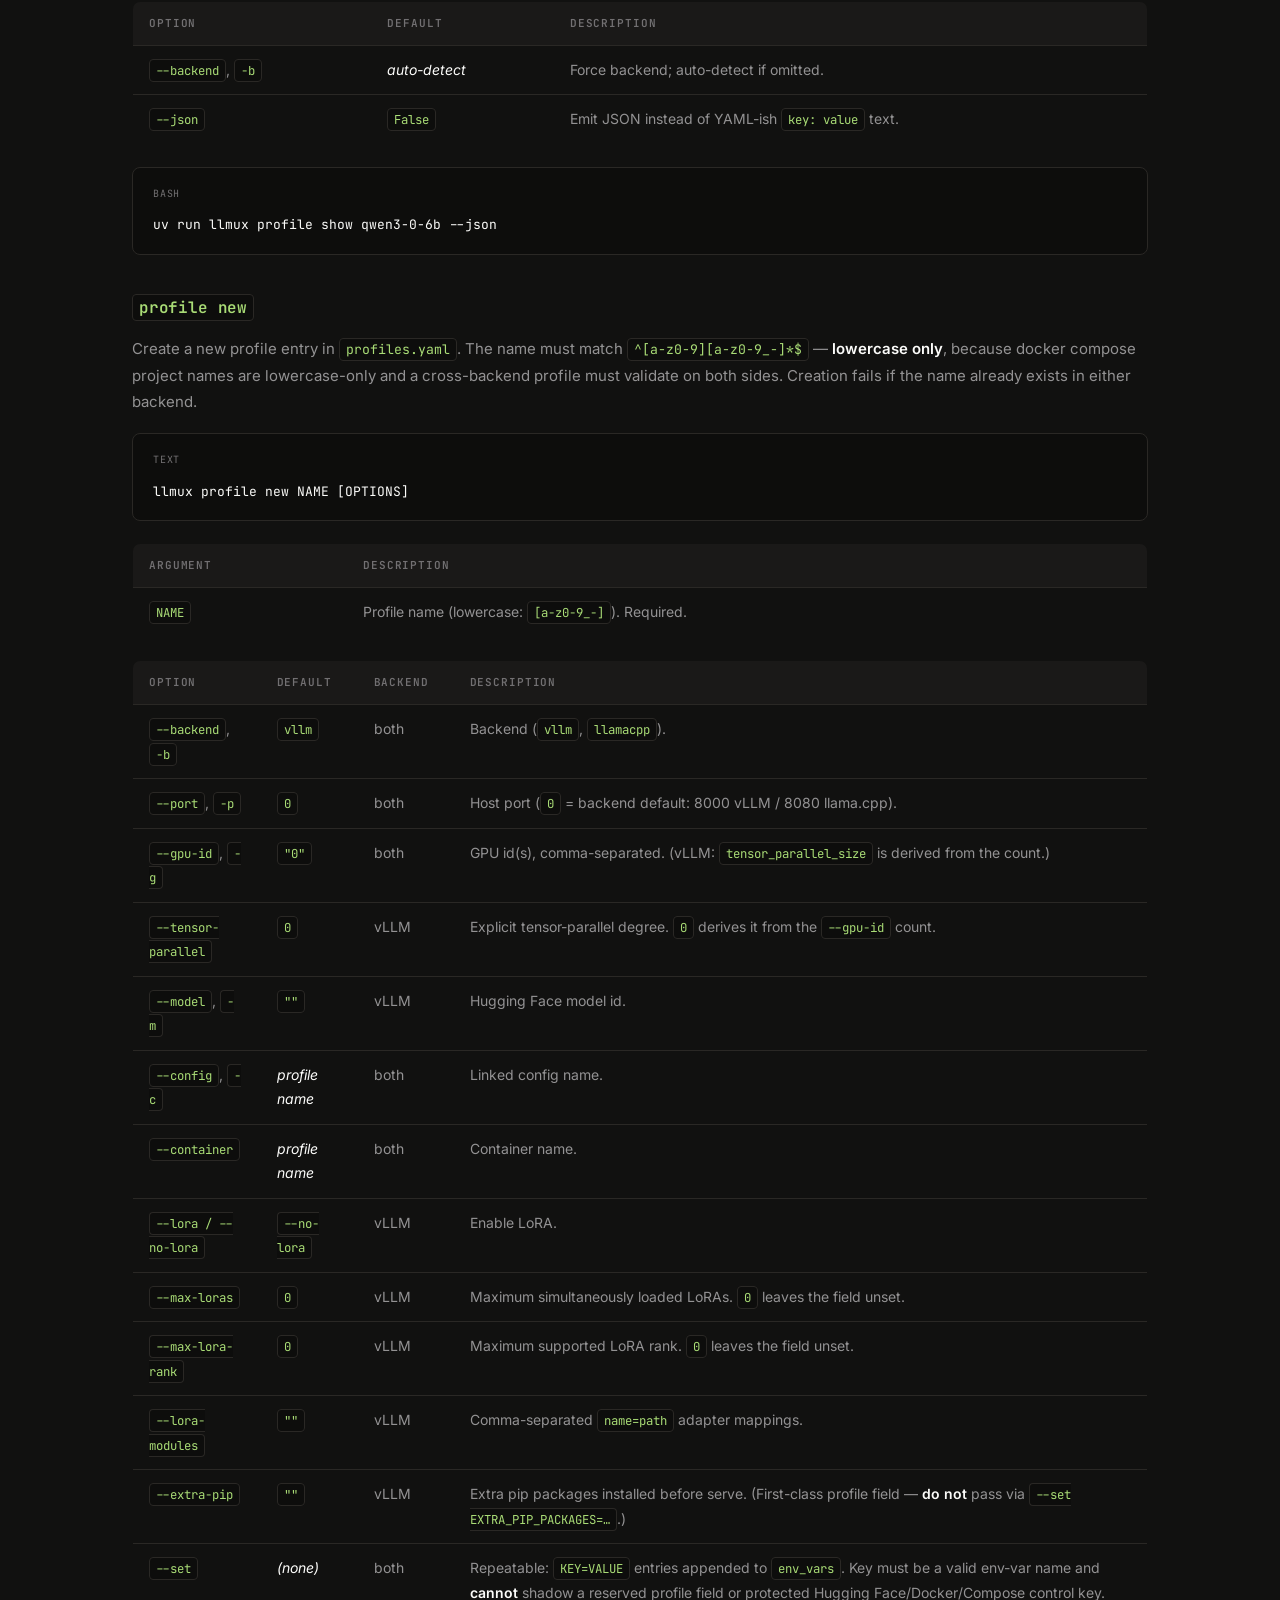
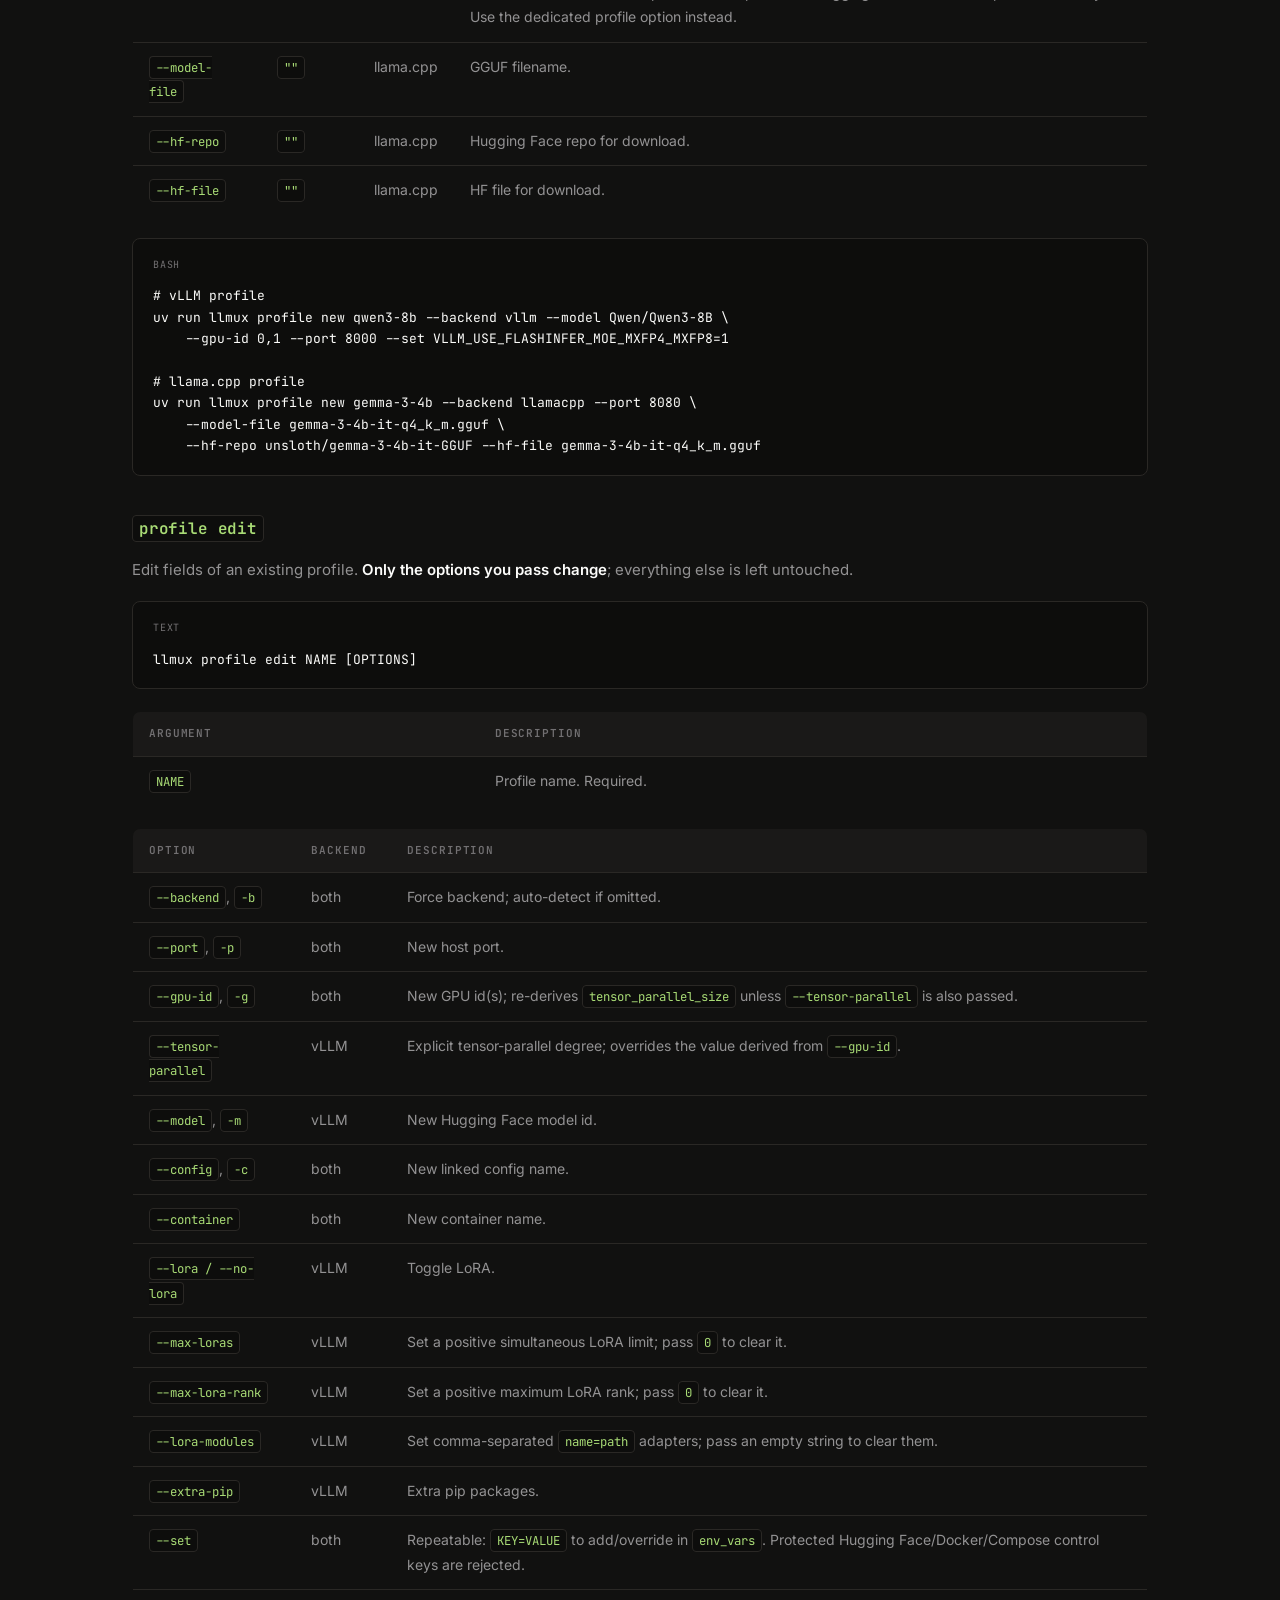
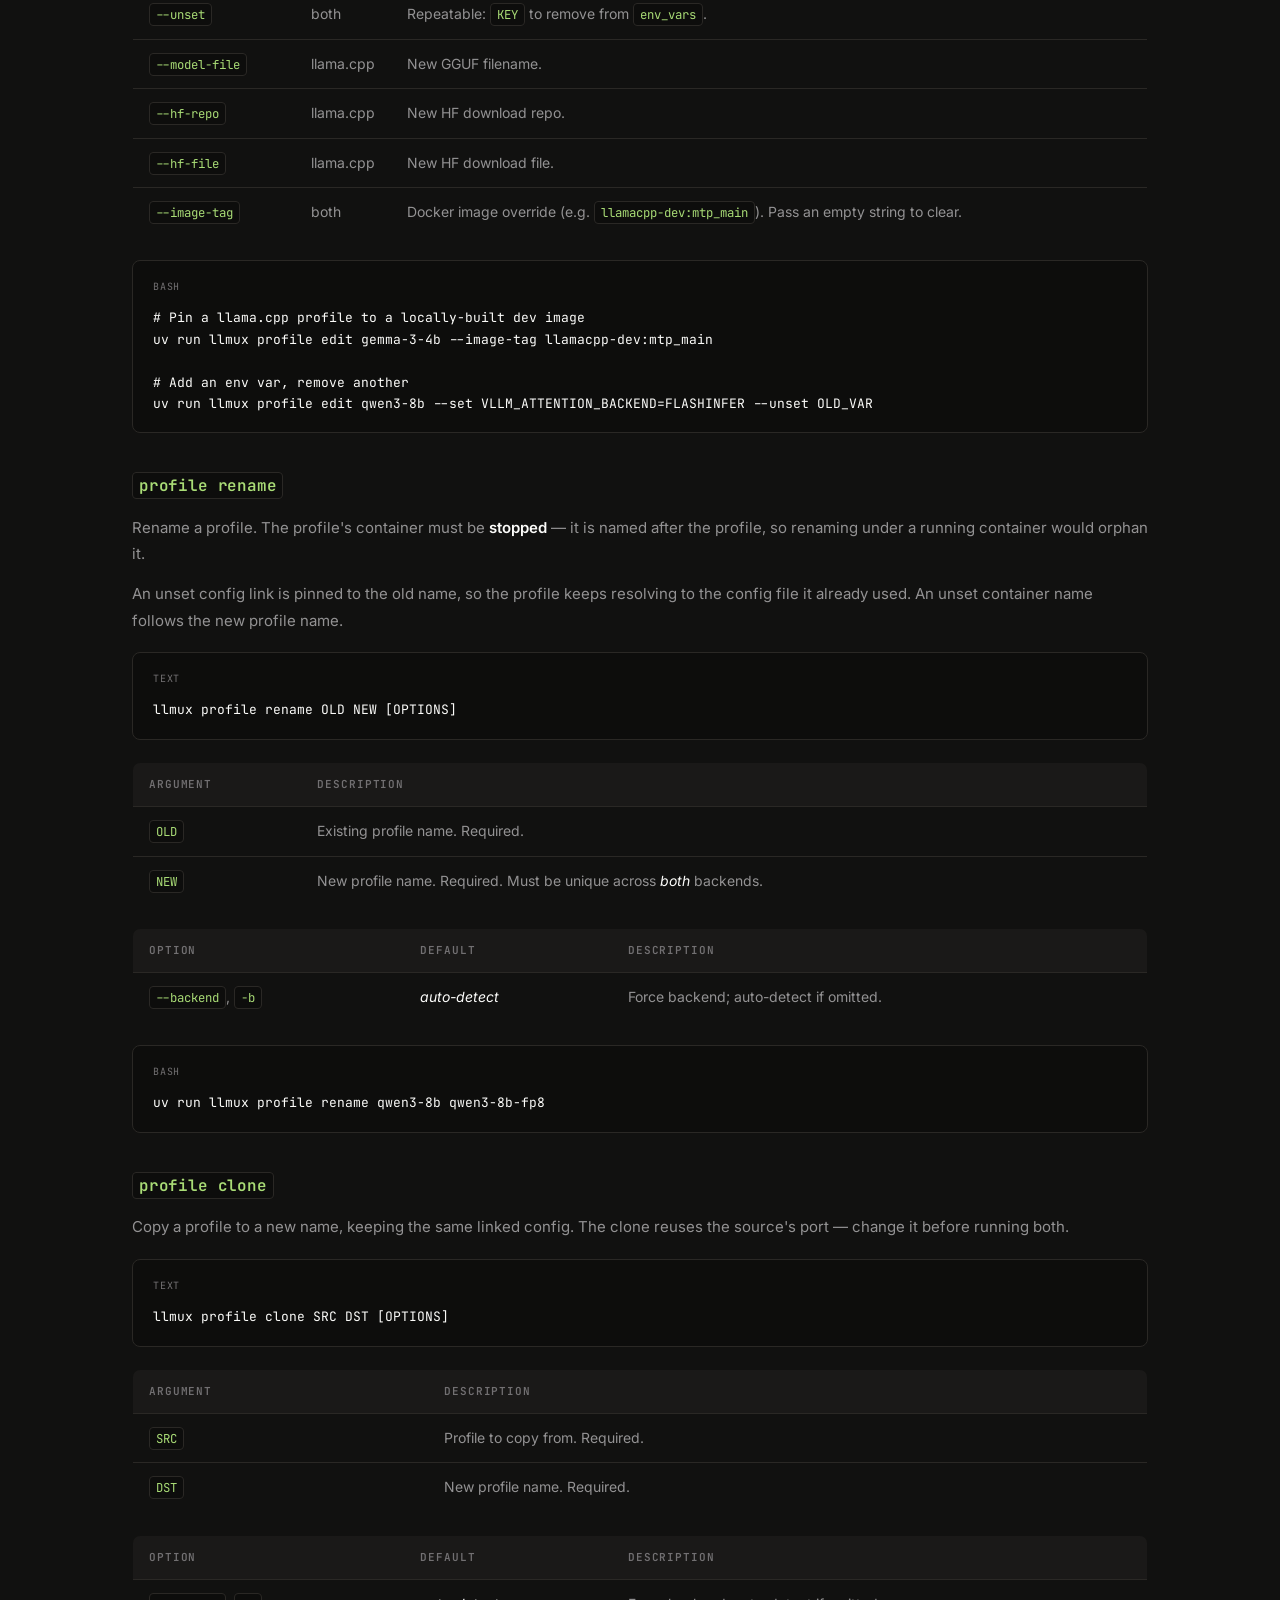
<file: docs/reference/cli.html>
<!DOCTYPE html>
<html lang="en">
<head>
  <meta charset="UTF-8" />
  <meta name="viewport" content="width=device-width, initial-scale=1.0" />
  <title>CLI Reference &middot; llmux</title>
  <meta name="description" content="Complete CLI reference for llmux — every container, profile, config, image, and system subcommand with its options." />
  <link rel="preconnect" href="https://fonts.googleapis.com" />
  <link rel="preconnect" href="https://fonts.gstatic.com" crossorigin />
  <link href="https://fonts.googleapis.com/css2?family=JetBrains+Mono:wght@400;500;700&family=Inter:wght@400;500;600;700&display=swap" rel="stylesheet" />
  <link rel="stylesheet" href="../assets/css/style.css" />
</head>
<body>

<!-- NAV -->
<nav class="top">
  <div class="nav-inner">
    <a href="../index.html" class="nav-brand">llm<span class="brand-accent">ux</span></a>
    <div class="nav-links">
      <span class="nav-links-desktop">
        <a href="../getting-started/installation.html">Getting Started</a>
        <a href="../guide/profiles.html">Guide</a>
        <a href="../backends/vllm.html">Backends</a>
        <a href="cli.html" class="active">Reference</a>
        <a href="../troubleshooting.html">Troubleshooting</a>
      </span>
      <a href="https://github.com/Changroro/llmux" class="nav-github" target="_blank">
        <svg viewBox="0 0 16 16"><path d="M8 0C3.58 0 0 3.58 0 8c0 3.54 2.29 6.53 5.47 7.59.4.07.55-.17.55-.38 0-.19-.01-.82-.01-1.49-2.01.37-2.53-.49-2.69-.94-.09-.23-.48-.94-.82-1.13-.28-.15-.68-.52-.01-.53.63-.01 1.08.58 1.23.82.72 1.21 1.87.87 2.33.66.07-.52.28-.87.51-1.07-1.78-.2-3.64-.89-3.64-3.95 0-.87.31-1.59.82-2.15-.08-.2-.36-1.02.08-2.12 0 0 .67-.21 2.2.82.64-.18 1.32-.27 2-.27.68 0 1.36.09 2 .27 1.53-1.04 2.2-.82 2.2-.82.44 1.1.16 1.92.08 2.12.51.56.82 1.27.82 2.15 0 3.07-1.87 3.75-3.65 3.95.29.25.54.73.54 1.48 0 1.07-.01 1.93-.01 2.2 0 .21.15.46.55.38A8.013 8.013 0 0016 8c0-4.42-3.58-8-8-8z"/></svg>
        <span class="nav-github-stars">GitHub</span>
      </a>
    </div>
  </div>
</nav>

<div class="docs-wrap">

  <!-- SECTION NAV -->
  <div class="section-nav">
    <span class="crumb">Reference</span>
    <a href="cli.html" class="active">CLI Reference</a>
    <a href="env-common.html">.env.common</a>
    <a href="architecture.html">Architecture</a>
  </div>

  <article class="docs-content">

    <div class="docs-header">
      <h1>CLI Reference</h1>
      <p class="lede">
        <code>llmux</code> ships a single console script (<code>pyproject.toml</code> → <code>[project.scripts] llmux = "tui.cli:main"</code>). Running it with <strong>no arguments launches the TUI</strong>; every subcommand is a headless, scriptable equivalent of a TUI action.
      </p>
      <pre data-lang="text"><code>llmux                      # launch the interactive TUI (default)
llmux tui                  # launch the TUI explicitly
llmux top [PROFILE]        # btop-style monitor in a plain terminal (no TUI)
llmux &lt;group&gt; &lt;command&gt;    # headless control
llmux &lt;alias&gt;              # top-level shortcut (see below)
llmux --version            # print the installed version and exit</code></pre>
      <p>All commands accept <code>-h</code> / <code>--help</code>, and <code>--version</code> / <code>-V</code> prints the installed llmux version. The CLI is built with <a href="https://typer.tiangolo.com/" target="_blank">Typer</a>; the option tables below are extracted directly from the <code>typer.Option</code> / <code>typer.Argument</code> definitions in <code>tui/cli/</code>.</p>
    </div>

    <div class="admonition info">
      <p class="admonition-title">How to run it</p>
      <p>Examples use <code>uv run llmux …</code> (the project's standard <code>uv</code> workflow). If you installed the tool globally with <code>uv tool install</code>, drop the <code>uv run</code> prefix and call <code>llmux …</code> directly.</p>
    </div>

    <h2 id="command-map">Command map</h2>
    <table>
      <thead>
        <tr>
          <th>Group</th>
          <th>Commands</th>
          <th>Module</th>
        </tr>
      </thead>
      <tbody>
        <tr>
          <td><code>container</code></td>
          <td><code>up</code> · <code>prepare</code> · <code>down</code> · <code>logs</code> · <code>ps</code> · <code>benchmark</code> · <code>stats</code> · <code>render-env</code></td>
          <td><code>tui/cli/container.py</code></td>
        </tr>
        <tr>
          <td><code>profile</code></td>
          <td><code>list</code> · <code>show</code> · <code>new</code> · <code>edit</code> · <code>rename</code> · <code>clone</code> · <code>delete</code> · <code>quick-setup</code></td>
          <td><code>tui/cli/profile.py</code></td>
        </tr>
        <tr>
          <td><code>config</code></td>
          <td><code>list</code> · <code>show</code> · <code>new</code> · <code>edit</code> · <code>clone</code> · <code>rename</code> · <code>flags</code> · <code>from-recipe</code> · <code>delete</code></td>
          <td><code>tui/cli/config.py</code></td>
        </tr>
        <tr>
          <td><code>image</code></td>
          <td><code>list</code> · <code>pull</code> · <code>remove</code> · <code>build-dev</code></td>
          <td><code>tui/cli/image.py</code></td>
        </tr>
        <tr>
          <td><code>system</code></td>
          <td><code>gpu</code> · <code>mem-estimate</code> · <code>disk</code> · <code>env-check</code></td>
          <td><code>tui/cli/system.py</code></td>
        </tr>
        <tr>
          <td><em>(top-level)</em></td>
          <td><code>tui</code> · <code>top</code> · <code>update</code> · <code>gpu</code> · <code>env-check</code> · <code>up</code> · <code>prepare</code> · <code>down</code> · <code>logs</code> · <code>ps</code> · <code>bench</code> · <code>stats</code> · <code>render-env</code></td>
          <td><code>tui/cli/__init__.py</code></td>
        </tr>
      </tbody>
    </table>

    <h2 id="common-concepts">Common concepts</h2>

    <h3 id="top"><code>top</code></h3>
    <p>The btop-style <em>system</em> monitor, rendered in a plain terminal without the Textual TUI. Good for low-bandwidth SSH or dumb terminals. Every GPU is shown always — util, memory, temperature, power, PCIe rx/tx — whether or not anything is running, plus a panel per running model (throughput and KV-cache braille graphs, cache-hit, requests, latency percentiles: TTFT/E2E p50/p95/p99 and phases). With no argument it shows every running model; pass a profile name to narrow it to that one. Press <kbd>q</kbd> or Ctrl+C to exit. The same monitor is reachable inside the TUI with the <kbd>t</kbd> key.</p>
    <pre data-lang="text"><code>llmux top [PROFILE]</code></pre>

    <h3 id="backend-detection">Backend detection</h3>
    <p>Profile names are globally unique across both backends. Most commands resolve the matching backend (<code>vllm</code> or <code>llamacpp</code>) automatically by scanning <code>profiles.yaml</code>:</p>
    <ul>
      <li>If the name exists, its backend is used.</li>
      <li>Pass <code>--backend</code> / <code>-b</code> to require a specific backend explicitly.</li>
      <li>If it exists in <strong>neither</strong>, the command fails with a clear usage error.</li>
    </ul>
    <p><code>--backend</code> always wins when supplied.</p>

    <h3 id="json-output">JSON output</h3>
    <p>Commands that produce structured data accept <code>--json</code> to emit a JSON payload (UTF-8, 2-space indent) instead of the default padded table or text. Commands with <code>--json</code> support:</p>
    <table>
      <thead>
        <tr>
          <th>Command</th>
          <th>Table/text default</th>
          <th><code>--json</code></th>
        </tr>
      </thead>
      <tbody>
        <tr><td><code>container ps</code></td><td>status table</td><td>list of rows</td></tr>
        <tr><td><code>container benchmark</code></td><td>benchmark report</td><td>one result object</td></tr>
        <tr><td><code>container stats</code></td><td>live throughput lines</td><td>one compact JSON record per tick (NDJSON)</td></tr>
        <tr><td><code>profile list</code></td><td>profile table</td><td>list of rows</td></tr>
        <tr><td><code>profile show</code></td><td><code>key: value</code> text</td><td>object</td></tr>
        <tr><td><code>config list</code></td><td>config table</td><td>list of rows</td></tr>
        <tr><td><code>config show</code></td><td>YAML dump</td><td>object</td></tr>
        <tr><td><code>config flags</code></td><td>supported flag table</td><td>object with backend, image, and flags</td></tr>
        <tr><td><code>config from-recipe</code></td><td>write the selected recipe config</td><td>preview object without writing</td></tr>
        <tr><td><code>image list</code></td><td>image table</td><td>list of rows</td></tr>
        <tr><td><code>system gpu</code></td><td>GPU table</td><td>list of rows</td></tr>
        <tr><td><code>system mem-estimate</code></td><td>estimate and per-GPU fit report</td><td>estimate and per-GPU fit object</td></tr>
        <tr><td><code>system disk</code></td><td>backend storage report</td><td>backend-tagged storage object</td></tr>
        <tr><td><code>system env-check</code></td><td>report text</td><td>findings object</td></tr>
        <tr><td><code>update</code></td><td>status or confirmation flow</td><td>status/result object; use with <code>--check</code> or <code>--yes</code></td></tr>
      </tbody>
    </table>

    <h3 id="exit-codes">Exit codes</h3>
    <p>Lifecycle commands propagate the underlying <code>docker</code> / <code>docker compose</code> exit code. <code>Ctrl-C</code> while streaming (<code>up</code>, <code>logs</code>, <code>build-dev</code>) exits with <code>130</code>. <code>system env-check</code> exits <code>1</code> when <code>.env.common</code> is missing or has issues.</p>

    <h2 id="container-container-lifecycle"><code>container</code> — container lifecycle</h2>
    <pre data-lang="text"><code>llmux container up|prepare|down|logs|ps|benchmark|stats|render-env …</code></pre>
    <p>Start, stop, inspect, benchmark, monitor, and re-render profile containers. Every container command except the grouped namespace itself is also exposed through the corresponding <a href="#top-level-aliases">top-level alias</a>.</p>

    <h3 id="container-up"><code>container up</code></h3>
    <p>Start a profile's container. Streams <code>docker compose</code> output to stdout.</p>
    <pre data-lang="text"><code>llmux container up PROFILE [OPTIONS]</code></pre>
    <table>
      <thead><tr><th>Argument</th><th>Description</th></tr></thead>
      <tbody>
        <tr><td><code>PROFILE</code></td><td>Profile name (from <code>profiles.yaml</code>). Required.</td></tr>
      </tbody>
    </table>
    <table>
      <thead>
        <tr><th>Option</th><th>Default</th><th>Backend</th><th>Description</th></tr>
      </thead>
      <tbody>
        <tr><td><code>--backend</code>, <code>-b</code></td><td><em>auto-detect</em></td><td>both</td><td>Force backend (<code>vllm</code>, <code>llamacpp</code>); auto-detect if omitted.</td></tr>
        <tr><td><code>--tag</code>, <code>-t</code></td><td><code>""</code></td><td>both</td><td>Image tag override. vLLM: <code>vllm/vllm-openai:&lt;tag&gt;</code> or <code>vllm-dev:&lt;tag&gt;</code> with <code>--dev</code>. llama.cpp: full image ref (e.g. <code>ghcr.io/foo/bar:v1</code>) or <code>llamacpp-dev:&lt;tag&gt;</code> with <code>--dev</code>. Empty = profile's pinned <code>image_tag</code> or backend default.</td></tr>
        <tr><td><code>--dev</code></td><td><code>False</code></td><td>both</td><td>Use the locally-built dev image (<code>vllm-dev:&lt;tag&gt;</code> for vLLM, <code>llamacpp-dev:&lt;tag&gt;</code> for llama.cpp). Triggers a one-off build if the tag is missing locally or was built from a different repo/branch.</td></tr>
        <tr><td><code>--default-image</code></td><td><code>False</code></td><td>both</td><td>Mirrors the TUI's "Default Image" selection — explicitly drop the profile's pinned <code>image_tag</code> for this run only and fall back to the compose default. Useful when a profile has a stale dev tag pinned. Mutually exclusive with <code>--dev</code>.</td></tr>
        <tr><td><code>--pull</code></td><td><code>False</code></td><td>both</td><td>Force <code>--pull always</code> for non-dev images. Locally built dev images remain <code>--pull never</code>.</td></tr>
        <tr><td><code>--repo-url</code></td><td><em>from <code>.env.common</code></em></td><td>both</td><td><code>--dev</code> only: override the source repo URL (default from <code>VLLM_REPO_URL</code> / <code>LLAMACPP_REPO_URL</code>).</td></tr>
        <tr><td><code>--branch</code></td><td><em>from <code>.env.common</code></em></td><td>both</td><td><code>--dev</code> only: override the source branch (default from <code>VLLM_BRANCH</code> / <code>LLAMACPP_BRANCH</code>).</td></tr>
        <tr><td><code>--force</code></td><td><code>False</code></td><td>both</td><td>Allow a detected GPU overlap. Port conflicts and failed port probes always abort.</td></tr>
      </tbody>
    </table>
    <pre data-lang="bash"><code># Start a vLLM profile (official image, highest local versioned tag)
uv run llmux container up qwen3-0-6b

# Start it from a locally-built dev image
uv run llmux container up qwen3-0-6b --dev --tag main-20260515

# One-off: ignore a stale pinned image_tag and use the compose default
uv run llmux up qwen3-0-6b --default-image

# Start a llama.cpp profile with an explicit backend
uv run llmux up gemma-3-4b --backend llamacpp

# llama.cpp dev image from a personal fork
uv run llmux up gemma-3-4b --dev \
    --repo-url https://github.com/me/llama.cpp.git --branch master</code></pre>
    <div class="admonition note">
      <p class="admonition-title">Pinning a dev image to a profile</p>
      <p>To persist a dev image choice, edit the profile with <code>llmux profile edit &lt;name&gt; --image-tag llamacpp-dev:&lt;tag&gt;</code> (or <code>vllm-dev:&lt;tag&gt;</code>). <code>container up</code> then layers the appropriate compose override automatically. Use <code>--default-image</code> to bypass the pin for a single run.</p>
    </div>

    <h3 id="container-prepare"><code>container prepare</code></h3>
    <p>Download the model and render the runtime files — without starting the server. Everything <code>up</code> does up to <code>docker compose up</code>: renders the profile env (plus llama.cpp's command override), makes sure the image is on disk (pulling it if not), then downloads the weights into the HF cache from <code>HF_CACHE_PATH</code>. No container is left running and no GPU is touched.</p>
    <pre data-lang="text"><code>llmux container prepare PROFILE [OPTIONS]</code></pre>
    <table>
      <thead><tr><th>Argument</th><th>Description</th></tr></thead>
      <tbody><tr><td><code>PROFILE</code></td><td>Profile name (from <code>profiles.yaml</code>). Required.</td></tr></tbody>
    </table>
    <table>
      <thead><tr><th>Option</th><th>Default</th><th>Description</th></tr></thead>
      <tbody>
        <tr><td><code>--backend</code>, <code>-b</code></td><td><em>auto-detect</em></td><td>Force backend; auto-detect if omitted.</td></tr>
        <tr><td><code>--max-workers</code>, <code>-w</code></td><td><em>from <code>PREPARE_MAX_WORKERS</code></em></td><td>Positive parallel download connection count for this run. Omit it to use <code>.env.common</code>; an empty shared setting leaves the downloader library default unchanged.</td></tr>
      </tbody>
    </table>
    <pre data-lang="bash"><code>uv run llmux prepare qwen3-0-6b
uv run llmux prepare gemma-3-4b --backend llamacpp</code></pre>
    <div class="admonition note">
      <p class="admonition-title">How the download runs</p>
      <p>vLLM runs <code>huggingface_hub.snapshot_download</code> inside the resolved serving image. llama.cpp instead runs the same library inside <code>PREPARE_DOWNLOADER_IMAGE</code>, which is required only for llama.cpp <code>prepare</code>. Both are throwaway downloader containers and llmux never needs an <code>hf</code> CLI on the host.</p>
    </div>

    <h3 id="container-down"><code>container down</code></h3>
    <p>Stop a profile's container.</p>
    <pre data-lang="text"><code>llmux container down PROFILE [OPTIONS]</code></pre>
    <table>
      <thead><tr><th>Argument</th><th>Description</th></tr></thead>
      <tbody><tr><td><code>PROFILE</code></td><td>Profile name (from <code>profiles.yaml</code>). Required.</td></tr></tbody>
    </table>
    <table>
      <thead><tr><th>Option</th><th>Default</th><th>Description</th></tr></thead>
      <tbody>
        <tr><td><code>--backend</code>, <code>-b</code></td><td><em>auto-detect</em></td><td>Force backend; auto-detect if omitted.</td></tr>
      </tbody>
    </table>
    <pre data-lang="bash"><code>uv run llmux container down qwen3-0-6b</code></pre>

    <h3 id="container-logs"><code>container logs</code></h3>
    <p>Stream container logs (<code>Ctrl-C</code> to stop following).</p>
    <pre data-lang="text"><code>llmux container logs PROFILE [OPTIONS]</code></pre>
    <table>
      <thead><tr><th>Argument</th><th>Description</th></tr></thead>
      <tbody><tr><td><code>PROFILE</code></td><td>Profile name (from <code>profiles.yaml</code>). Required.</td></tr></tbody>
    </table>
    <table>
      <thead><tr><th>Option</th><th>Default</th><th>Description</th></tr></thead>
      <tbody>
        <tr><td><code>--backend</code>, <code>-b</code></td><td><em>auto-detect</em></td><td>Force backend; auto-detect if omitted.</td></tr>
        <tr><td><code>--tail</code>, <code>-n</code></td><td><code>200</code></td><td>Number of recent lines to show before following.</td></tr>
        <tr><td><code>--follow / --no-follow</code>, <code>-f / -F</code></td><td><code>--follow</code></td><td>Follow log output (default). Use <code>--no-follow</code> to print recent lines and exit.</td></tr>
      </tbody>
    </table>
    <pre data-lang="bash"><code># Follow live logs
uv run llmux logs qwen3-0-6b

# Print the last 50 lines and exit
uv run llmux container logs qwen3-0-6b -n 50 --no-follow</code></pre>

    <h3 id="container-ps"><code>container ps</code></h3>
    <p>List profiles and their container status across backends.</p>
    <pre data-lang="text"><code>llmux container ps [OPTIONS]</code></pre>
    <table>
      <thead><tr><th>Option</th><th>Default</th><th>Description</th></tr></thead>
      <tbody>
        <tr><td><code>--backend</code>, <code>-b</code></td><td><em>all</em></td><td>Limit to one backend (<code>vllm</code>, <code>llamacpp</code>); show all if omitted.</td></tr>
        <tr><td><code>--json</code></td><td><code>False</code></td><td>Emit JSON instead of a table.</td></tr>
        <tr><td><code>--running</code>, <code>-r</code></td><td><code>False</code></td><td>Only show running containers.</td></tr>
      </tbody>
    </table>
    <p>Table columns: <code>backend</code>, <code>profile</code>, <code>status</code>, <code>port</code>, <code>gpu</code>, <code>container</code>, <code>model</code>. JSON rows additionally include a boolean <code>running</code> field.</p>
    <p>Status preserves Docker lifecycle and health: <code>healthy</code>, <code>unhealthy</code>, <code>starting</code>, <code>running</code>, <code>paused</code>, <code>restarting</code>, <code>removing</code>, <code>created</code>, <code>exited</code>, <code>dead</code>, <code>unknown</code>, or <code>stopped</code>. Model labels come from the vLLM config's <code>model</code> (then profile <code>model_id</code>) or the llama.cpp config's <code>alias</code> (then <code>hf_repo</code>, then <code>model_file</code>).</p>
    <pre data-lang="bash"><code>uv run llmux ps
uv run llmux ps --running --json
uv run llmux container ps -b vllm</code></pre>

    <h3 id="container-render-env"><code>container render-env</code></h3>
    <p>Re-render <code>.runtime/&lt;backend&gt;/&lt;profile&gt;.env</code> from <code>profiles.yaml</code>. Useful after editing <code>profiles.yaml</code> by hand. Prints the rendered path(s).</p>
    <pre data-lang="text"><code>llmux container render-env [PROFILE] [OPTIONS]</code></pre>
    <table>
      <thead><tr><th>Argument</th><th>Description</th></tr></thead>
      <tbody><tr><td><code>PROFILE</code></td><td>Profile name to render. <strong>Omit to re-render all profiles.</strong></td></tr></tbody>
    </table>
    <table>
      <thead><tr><th>Option</th><th>Default</th><th>Description</th></tr></thead>
      <tbody>
        <tr><td><code>--backend</code>, <code>-b</code></td><td><em>all</em></td><td>Limit when rendering all (no <code>PROFILE</code> given).</td></tr>
      </tbody>
    </table>
    <pre data-lang="bash"><code># Re-render a single profile
uv run llmux render-env qwen3-0-6b

# Re-render every llama.cpp profile
uv run llmux container render-env --backend llamacpp</code></pre>

    <h3 id="container-benchmark"><code>container benchmark</code> · <code>bench</code></h3>
    <p>Benchmark a running container's generation speed via <code>/v1/chat/completions</code>. A warmup call is discarded, then <code>--runs</code> measured calls report the <strong>median</strong> tok/s (a single cold call conflates model warmup with steady-state decode).</p>
    <pre data-lang="text"><code>llmux bench PROFILE [OPTIONS]</code></pre>
    <table>
      <thead><tr><th>Option</th><th>Default</th><th>Description</th></tr></thead>
      <tbody>
        <tr><td><code>--backend</code>, <code>-b</code></td><td><em>auto</em></td><td>Force backend; auto-detect if omitted.</td></tr>
        <tr><td><code>--prompt</code></td><td><em>(built-in)</em></td><td>Prompt sent to the chat endpoint.</td></tr>
        <tr><td><code>--max-tokens</code></td><td><code>200</code></td><td><code>max_tokens</code> for the request.</td></tr>
        <tr><td><code>--runs</code></td><td><code>3</code></td><td>Measured runs; the reported figure is their median.</td></tr>
        <tr><td><code>--warmup</code></td><td><code>1</code></td><td>Warmup runs discarded before measuring.</td></tr>
        <tr><td><code>--json</code></td><td><code>False</code></td><td>Emit a JSON record (per-run + median/min/max) instead of a human line.</td></tr>
      </tbody>
    </table>
    <pre data-lang="bash"><code>uv run llmux bench qwen3-0-6b --runs 5
uv run llmux bench qwen3-0-6b --json</code></pre>

    <h3 id="container-stats"><code>container stats</code> · <code>stats</code></h3>
    <p>Live token throughput (tok/s) for every running container, polled from its Prometheus <code>/metrics</code> endpoint. Rates are deltas between successive samples, so the first line appears one interval in. An unavailable metric reads <code>n/a</code>; an HTTP request failure is reported as an error rather than displayed as normal missing data.</p>
    <pre data-lang="text"><code>llmux stats [OPTIONS]</code></pre>
    <table>
      <thead><tr><th>Option</th><th>Default</th><th>Description</th></tr></thead>
      <tbody>
        <tr><td><code>--backend</code>, <code>-b</code></td><td><em>all</em></td><td>Limit to one backend; show all if omitted.</td></tr>
        <tr><td><code>--interval</code>, <code>-i</code></td><td><code>2.0</code></td><td>Seconds between <code>/metrics</code> samples.</td></tr>
        <tr><td><code>--once</code></td><td><code>False</code></td><td>Take two samples one interval apart, print one tick, then exit.</td></tr>
        <tr><td><code>--json</code></td><td><code>False</code></td><td>Emit one compact JSON line per tick (NDJSON).</td></tr>
      </tbody>
    </table>
    <pre data-lang="bash"><code>uv run llmux stats                 # live, Ctrl-C to stop
uv run llmux stats --once --json   # one machine-readable sample</code></pre>
    <div class="admonition note">
      <p class="admonition-title">llama.cpp needs <code>--metrics</code></p>
      <p>vLLM exposes <code>/metrics</code> by default; llama.cpp does not, so llmux injects <code>--metrics</code> into every llama-server command it renders. The same figures drive the live tok/s column on the TUI dashboard.</p>
    </div>

    <h2 id="profile-profile-crud-quick-setup"><code>profile</code> — profile CRUD + quick-setup</h2>
    <pre data-lang="text"><code>llmux profile list|show|new|edit|rename|clone|delete|quick-setup …</code></pre>
    <p>Profiles live in <code>profiles.yaml</code> at the repo root — the single source of truth for both backends. Fields not applicable to a backend stay at their defaults.</p>

    <h3 id="profile-list"><code>profile list</code></h3>
    <p>List all profiles across (or within) backends.</p>
    <pre data-lang="text"><code>llmux profile list [OPTIONS]</code></pre>
    <table>
      <thead><tr><th>Option</th><th>Default</th><th>Description</th></tr></thead>
      <tbody>
        <tr><td><code>--backend</code>, <code>-b</code></td><td><em>all</em></td><td>Limit to one backend (<code>vllm</code>, <code>llamacpp</code>).</td></tr>
        <tr><td><code>--json</code></td><td><code>False</code></td><td>Emit JSON instead of a table.</td></tr>
      </tbody>
    </table>
    <p>Columns: <code>backend</code>, <code>name</code>, <code>port</code>, <code>gpu_id</code>, <code>config</code>, <code>model</code>.</p>
    <pre data-lang="bash"><code>uv run llmux profile list
uv run llmux profile list -b vllm --json</code></pre>

    <h3 id="profile-show"><code>profile show</code></h3>
    <p>Show a profile's full record. Environment keys containing <code>TOKEN</code>, <code>SECRET</code>, <code>PASSWORD</code>, <code>PASSWD</code>, <code>API_KEY</code>, <code>PRIVATE_KEY</code>, <code>CREDENTIAL</code>, or <code>AUTH</code> keep their names but replace their values with <code>set</code> and <code>length</code> metadata in both text and JSON output. Other environment values remain visible for automation compatibility.</p>
    <pre data-lang="text"><code>llmux profile show NAME [OPTIONS]</code></pre>
    <table>
      <thead><tr><th>Argument</th><th>Description</th></tr></thead>
      <tbody><tr><td><code>NAME</code></td><td>Profile name. Required.</td></tr></tbody>
    </table>
    <table>
      <thead><tr><th>Option</th><th>Default</th><th>Description</th></tr></thead>
      <tbody>
        <tr><td><code>--backend</code>, <code>-b</code></td><td><em>auto-detect</em></td><td>Force backend; auto-detect if omitted.</td></tr>
        <tr><td><code>--json</code></td><td><code>False</code></td><td>Emit JSON instead of YAML-ish <code>key: value</code> text.</td></tr>
      </tbody>
    </table>
    <pre data-lang="bash"><code>uv run llmux profile show qwen3-0-6b --json</code></pre>

    <h3 id="profile-new"><code>profile new</code></h3>
    <p>Create a new profile entry in <code>profiles.yaml</code>. The name must match <code>^[a-z0-9][a-z0-9_-]*$</code> — <strong>lowercase only</strong>, because docker compose project names are lowercase-only and a cross-backend profile must validate on both sides. Creation fails if the name already exists in either backend.</p>
    <pre data-lang="text"><code>llmux profile new NAME [OPTIONS]</code></pre>
    <table>
      <thead><tr><th>Argument</th><th>Description</th></tr></thead>
      <tbody><tr><td><code>NAME</code></td><td>Profile name (lowercase: <code>[a-z0-9_-]</code>). Required.</td></tr></tbody>
    </table>
    <table>
      <thead>
        <tr><th>Option</th><th>Default</th><th>Backend</th><th>Description</th></tr>
      </thead>
      <tbody>
        <tr><td><code>--backend</code>, <code>-b</code></td><td><code>vllm</code></td><td>both</td><td>Backend (<code>vllm</code>, <code>llamacpp</code>).</td></tr>
        <tr><td><code>--port</code>, <code>-p</code></td><td><code>0</code></td><td>both</td><td>Host port (<code>0</code> = backend default: 8000 vLLM / 8080 llama.cpp).</td></tr>
        <tr><td><code>--gpu-id</code>, <code>-g</code></td><td><code>"0"</code></td><td>both</td><td>GPU id(s), comma-separated. (vLLM: <code>tensor_parallel_size</code> is derived from the count.)</td></tr>
        <tr><td><code>--tensor-parallel</code></td><td><code>0</code></td><td>vLLM</td><td>Explicit tensor-parallel degree. <code>0</code> derives it from the <code>--gpu-id</code> count.</td></tr>
        <tr><td><code>--model</code>, <code>-m</code></td><td><code>""</code></td><td>vLLM</td><td>Hugging Face model id.</td></tr>
        <tr><td><code>--config</code>, <code>-c</code></td><td><em>profile name</em></td><td>both</td><td>Linked config name.</td></tr>
        <tr><td><code>--container</code></td><td><em>profile name</em></td><td>both</td><td>Container name.</td></tr>
        <tr><td><code>--lora / --no-lora</code></td><td><code>--no-lora</code></td><td>vLLM</td><td>Enable LoRA.</td></tr>
        <tr><td><code>--max-loras</code></td><td><code>0</code></td><td>vLLM</td><td>Maximum simultaneously loaded LoRAs. <code>0</code> leaves the field unset.</td></tr>
        <tr><td><code>--max-lora-rank</code></td><td><code>0</code></td><td>vLLM</td><td>Maximum supported LoRA rank. <code>0</code> leaves the field unset.</td></tr>
        <tr><td><code>--lora-modules</code></td><td><code>""</code></td><td>vLLM</td><td>Comma-separated <code>name=path</code> adapter mappings.</td></tr>
        <tr><td><code>--extra-pip</code></td><td><code>""</code></td><td>vLLM</td><td>Extra pip packages installed before serve. (First-class profile field — <strong>do not</strong> pass via <code>--set EXTRA_PIP_PACKAGES=…</code>.)</td></tr>
        <tr><td><code>--set</code></td><td><em>(none)</em></td><td>both</td><td>Repeatable: <code>KEY=VALUE</code> entries appended to <code>env_vars</code>. Key must be a valid env-var name and <strong>cannot</strong> shadow a reserved profile field or protected Hugging Face/Docker/Compose control key. Use the dedicated profile option instead.</td></tr>
        <tr><td><code>--model-file</code></td><td><code>""</code></td><td>llama.cpp</td><td>GGUF filename.</td></tr>
        <tr><td><code>--hf-repo</code></td><td><code>""</code></td><td>llama.cpp</td><td>Hugging Face repo for download.</td></tr>
        <tr><td><code>--hf-file</code></td><td><code>""</code></td><td>llama.cpp</td><td>HF file for download.</td></tr>
      </tbody>
    </table>
    <pre data-lang="bash"><code># vLLM profile
uv run llmux profile new qwen3-8b --backend vllm --model Qwen/Qwen3-8B \
    --gpu-id 0,1 --port 8000 --set VLLM_USE_FLASHINFER_MOE_MXFP4_MXFP8=1

# llama.cpp profile
uv run llmux profile new gemma-3-4b --backend llamacpp --port 8080 \
    --model-file gemma-3-4b-it-q4_k_m.gguf \
    --hf-repo unsloth/gemma-3-4b-it-GGUF --hf-file gemma-3-4b-it-q4_k_m.gguf</code></pre>

    <h3 id="profile-edit"><code>profile edit</code></h3>
    <p>Edit fields of an existing profile. <strong>Only the options you pass change</strong>; everything else is left untouched.</p>
    <pre data-lang="text"><code>llmux profile edit NAME [OPTIONS]</code></pre>
    <table>
      <thead><tr><th>Argument</th><th>Description</th></tr></thead>
      <tbody><tr><td><code>NAME</code></td><td>Profile name. Required.</td></tr></tbody>
    </table>
    <table>
      <thead><tr><th>Option</th><th>Backend</th><th>Description</th></tr></thead>
      <tbody>
        <tr><td><code>--backend</code>, <code>-b</code></td><td>both</td><td>Force backend; auto-detect if omitted.</td></tr>
        <tr><td><code>--port</code>, <code>-p</code></td><td>both</td><td>New host port.</td></tr>
        <tr><td><code>--gpu-id</code>, <code>-g</code></td><td>both</td><td>New GPU id(s); re-derives <code>tensor_parallel_size</code> unless <code>--tensor-parallel</code> is also passed.</td></tr>
        <tr><td><code>--tensor-parallel</code></td><td>vLLM</td><td>Explicit tensor-parallel degree; overrides the value derived from <code>--gpu-id</code>.</td></tr>
        <tr><td><code>--model</code>, <code>-m</code></td><td>vLLM</td><td>New Hugging Face model id.</td></tr>
        <tr><td><code>--config</code>, <code>-c</code></td><td>both</td><td>New linked config name.</td></tr>
        <tr><td><code>--container</code></td><td>both</td><td>New container name.</td></tr>
        <tr><td><code>--lora / --no-lora</code></td><td>vLLM</td><td>Toggle LoRA.</td></tr>
        <tr><td><code>--max-loras</code></td><td>vLLM</td><td>Set a positive simultaneous LoRA limit; pass <code>0</code> to clear it.</td></tr>
        <tr><td><code>--max-lora-rank</code></td><td>vLLM</td><td>Set a positive maximum LoRA rank; pass <code>0</code> to clear it.</td></tr>
        <tr><td><code>--lora-modules</code></td><td>vLLM</td><td>Set comma-separated <code>name=path</code> adapters; pass an empty string to clear them.</td></tr>
        <tr><td><code>--extra-pip</code></td><td>vLLM</td><td>Extra pip packages.</td></tr>
        <tr><td><code>--set</code></td><td>both</td><td>Repeatable: <code>KEY=VALUE</code> to add/override in <code>env_vars</code>. Protected Hugging Face/Docker/Compose control keys are rejected.</td></tr>
        <tr><td><code>--unset</code></td><td>both</td><td>Repeatable: <code>KEY</code> to remove from <code>env_vars</code>.</td></tr>
        <tr><td><code>--model-file</code></td><td>llama.cpp</td><td>New GGUF filename.</td></tr>
        <tr><td><code>--hf-repo</code></td><td>llama.cpp</td><td>New HF download repo.</td></tr>
        <tr><td><code>--hf-file</code></td><td>llama.cpp</td><td>New HF download file.</td></tr>
        <tr><td><code>--image-tag</code></td><td>both</td><td>Docker image override (e.g. <code>llamacpp-dev:mtp_main</code>). Pass an empty string to clear.</td></tr>
      </tbody>
    </table>
    <pre data-lang="bash"><code># Pin a llama.cpp profile to a locally-built dev image
uv run llmux profile edit gemma-3-4b --image-tag llamacpp-dev:mtp_main

# Add an env var, remove another
uv run llmux profile edit qwen3-8b --set VLLM_ATTENTION_BACKEND=FLASHINFER --unset OLD_VAR</code></pre>

    <h3 id="profile-rename"><code>profile rename</code></h3>
    <p>Rename a profile. The profile's container must be <strong>stopped</strong> — it is named after the profile, so renaming under a running container would orphan it.</p>
    <p>An unset config link is pinned to the old name, so the profile keeps resolving to the config file it already used. An unset container name follows the new profile name.</p>
    <pre data-lang="text"><code>llmux profile rename OLD NEW [OPTIONS]</code></pre>
    <table>
      <thead><tr><th>Argument</th><th>Description</th></tr></thead>
      <tbody>
        <tr><td><code>OLD</code></td><td>Existing profile name. Required.</td></tr>
        <tr><td><code>NEW</code></td><td>New profile name. Required. Must be unique across <em>both</em> backends.</td></tr>
      </tbody>
    </table>
    <table>
      <thead><tr><th>Option</th><th>Default</th><th>Description</th></tr></thead>
      <tbody>
        <tr><td><code>--backend</code>, <code>-b</code></td><td><em>auto-detect</em></td><td>Force backend; auto-detect if omitted.</td></tr>
      </tbody>
    </table>
    <pre data-lang="bash"><code>uv run llmux profile rename qwen3-8b qwen3-8b-fp8</code></pre>

    <h3 id="profile-clone"><code>profile clone</code></h3>
    <p>Copy a profile to a new name, keeping the same linked config. The clone reuses the source's port — change it before running both.</p>
    <pre data-lang="text"><code>llmux profile clone SRC DST [OPTIONS]</code></pre>
    <table>
      <thead><tr><th>Argument</th><th>Description</th></tr></thead>
      <tbody>
        <tr><td><code>SRC</code></td><td>Profile to copy from. Required.</td></tr>
        <tr><td><code>DST</code></td><td>New profile name. Required.</td></tr>
      </tbody>
    </table>
    <table>
      <thead><tr><th>Option</th><th>Default</th><th>Description</th></tr></thead>
      <tbody>
        <tr><td><code>--backend</code>, <code>-b</code></td><td><em>auto-detect</em></td><td>Force backend; auto-detect if omitted.</td></tr>
      </tbody>
    </table>
    <pre data-lang="bash"><code>uv run llmux profile clone qwen3-8b qwen3-8b-tuned</code></pre>

    <h3 id="profile-delete"><code>profile delete</code></h3>
    <p>Delete a profile (and optionally its linked config YAML).</p>
    <pre data-lang="text"><code>llmux profile delete NAME [OPTIONS]</code></pre>
    <table>
      <thead><tr><th>Argument</th><th>Description</th></tr></thead>
      <tbody><tr><td><code>NAME</code></td><td>Profile name. Required.</td></tr></tbody>
    </table>
    <table>
      <thead><tr><th>Option</th><th>Default</th><th>Description</th></tr></thead>
      <tbody>
        <tr><td><code>--backend</code>, <code>-b</code></td><td><em>auto-detect</em></td><td>Force backend; auto-detect if omitted.</td></tr>
        <tr><td><code>--with-config</code></td><td><code>False</code></td><td>Also delete the linked config YAML.</td></tr>
        <tr><td><code>--yes</code>, <code>-y</code></td><td><code>False</code></td><td>Skip the interactive confirmation prompt.</td></tr>
      </tbody>
    </table>
    <pre data-lang="bash"><code>uv run llmux profile delete old-profile --with-config --yes</code></pre>

    <h3 id="profile-quick-setup"><code>profile quick-setup</code></h3>
    <p>Create a profile <strong>and</strong> a config in one step — mirrors the TUI's "Quick Setup" for both backends. vLLM takes a model id; llama.cpp takes <code>--hf-repo</code> and <code>--hf-file</code>. If <code>--name</code> is omitted, a name is derived from the model or repository; collisions get a numeric suffix.</p>
    <pre data-lang="text"><code>llmux profile quick-setup [MODEL] [OPTIONS]</code></pre>
    <table>
      <thead><tr><th>Argument</th><th>Description</th></tr></thead>
      <tbody><tr><td><code>MODEL</code></td><td>vLLM model id, e.g. <code>Qwen/Qwen3-8B</code>. Required only for vLLM.</td></tr></tbody>
    </table>
    <table>
      <thead><tr><th>Option</th><th>Default</th><th>Description</th></tr></thead>
      <tbody>
        <tr><td><code>--backend</code>, <code>-b</code></td><td><code>vllm</code></td><td><code>vllm</code> or <code>llamacpp</code>.</td></tr>
        <tr><td><code>--name</code>, <code>-n</code></td><td><em>derived from model</em></td><td>Profile name.</td></tr>
        <tr><td><code>--port</code>, <code>-p</code></td><td><code>0</code></td><td>Host port; <code>0</code> selects the backend default (8000 / 8080).</td></tr>
        <tr><td><code>--gpu-id</code>, <code>-g</code></td><td><code>"0"</code></td><td>GPU id(s), comma-separated.</td></tr>
        <tr><td><code>--gpu-mem</code></td><td><code>"0.9"</code></td><td>vLLM <code>gpu-memory-utilization</code> (0.0–1.0).</td></tr>
        <tr><td><code>--lora / --no-lora</code></td><td><code>--no-lora</code></td><td>Enable LoRA.</td></tr>
        <tr><td><code>--recipe</code></td><td><code>False</code></td><td>vLLM: apply the model's official recipe during Quick Setup.</td></tr>
        <tr><td><code>--recipe-from</code></td><td><em>MODEL</em></td><td>vLLM: borrow another model's recipe while keeping the requested model id.</td></tr>
        <tr><td><code>--variant</code></td><td><em>auto</em></td><td>vLLM: select a recipe precision variant.</td></tr>
        <tr><td><code>--feature</code></td><td><em>none</em></td><td>vLLM: repeatable recipe feature.</td></tr>
        <tr><td><code>--hf-repo</code></td><td><em>none</em></td><td>llama.cpp Hugging Face GGUF repository.</td></tr>
        <tr><td><code>--hf-file</code></td><td><em>none</em></td><td>llama.cpp GGUF filename.</td></tr>
        <tr><td><code>--ctx-size</code></td><td><code>32768</code></td><td>llama.cpp context size.</td></tr>
        <tr><td><code>--n-gpu-layers</code></td><td><code>99</code></td><td>llama.cpp GPU layers.</td></tr>
        <tr><td><code>--batch-size</code></td><td><em>backend default</em></td><td>llama.cpp logical batch size.</td></tr>
        <tr><td><code>--cache-type-k</code> / <code>--cache-type-v</code></td><td><code>bf16</code></td><td>llama.cpp KV cache types.</td></tr>
        <tr><td><code>--flash-attn / --no-flash-attn</code></td><td><code>--flash-attn</code></td><td>llama.cpp flash attention.</td></tr>
        <tr><td><code>--jinja / --no-jinja</code></td><td><code>--jinja</code></td><td>llama.cpp chat-template support.</td></tr>
        <tr><td><code>--override-tensors</code></td><td><em>none</em></td><td>llama.cpp tensor override regex.</td></tr>
        <tr><td><code>--copy-from</code></td><td><em>none</em></td><td>Copy parameters from an existing config.</td></tr>
      </tbody>
    </table>
    <pre data-lang="bash"><code>uv run llmux profile quick-setup Qwen/Qwen3-8B --gpu-id 0,1 --gpu-mem 0.92</code></pre>
    <pre data-lang="bash"><code>uv run llmux profile quick-setup --backend llamacpp \
  --hf-repo unsloth/gemma-3-4b-it-GGUF \
  --hf-file gemma-3-4b-it-q4_k_m.gguf</code></pre>

    <h2 id="config-config-yaml-crud"><code>config</code> — config (YAML) CRUD</h2>
    <pre data-lang="text"><code>llmux config list|show|new|edit|clone|rename|flags|from-recipe|delete …</code></pre>
    <p>Per-model engine configs live in <code>config/&lt;backend&gt;/&lt;name&gt;.yaml</code>:</p>
    <ul>
      <li><strong>vLLM</strong> — <code>config/vllm/&lt;name&gt;.yaml</code>: <code>model:</code> + <code>gpu-memory-utilization:</code> plus arbitrary <code>vllm serve</code> flags.</li>
      <li><strong>llama.cpp</strong> — <code>config/llamacpp/&lt;name&gt;.yaml</code>: a flat dict of <code>llama-server</code> flags.</li>
    </ul>
    <p>New config names (<code>new</code>, clone destination, rename destination, and recipe <code>--name</code>) must match <code>^[a-z0-9][a-z0-9_-]*$</code>. Read/edit/delete and clone-source lookups also accept legacy on-disk names matching <code>^[a-zA-Z0-9][a-zA-Z0-9._-]*$</code>, so an older or hand-written file can still be inspected and removed. If the same name exists in both backends, disambiguate with <code>--backend</code>.</p>

    <h3 id="config-list"><code>config list</code></h3>
    <p>List config files.</p>
    <pre data-lang="text"><code>llmux config list [OPTIONS]</code></pre>
    <table>
      <thead><tr><th>Option</th><th>Default</th><th>Description</th></tr></thead>
      <tbody>
        <tr><td><code>--backend</code>, <code>-b</code></td><td><em>all</em></td><td>Limit to one backend.</td></tr>
        <tr><td><code>--json</code></td><td><code>False</code></td><td>Emit JSON instead of a table.</td></tr>
      </tbody>
    </table>
    <p>Columns: <code>backend</code>, <code>name</code>, <code>model</code>, <code>params</code> (number of keys in the YAML).</p>

    <h3 id="config-show"><code>config show</code></h3>
    <p>Print a config YAML.</p>
    <pre data-lang="text"><code>llmux config show NAME [OPTIONS]</code></pre>
    <table>
      <thead><tr><th>Argument</th><th>Description</th></tr></thead>
      <tbody><tr><td><code>NAME</code></td><td>Config name. Required.</td></tr></tbody>
    </table>
    <table>
      <thead><tr><th>Option</th><th>Default</th><th>Description</th></tr></thead>
      <tbody>
        <tr><td><code>--backend</code>, <code>-b</code></td><td><em>auto-resolve</em></td><td>Force backend (resolved from existing files if omitted).</td></tr>
        <tr><td><code>--json</code></td><td><code>False</code></td><td>Emit JSON instead of a YAML dump.</td></tr>
      </tbody>
    </table>

    <h3 id="config-new"><code>config new</code></h3>
    <p>Create a new config YAML. For vLLM, the file is seeded with <code>model:</code> and <code>gpu-memory-utilization:</code>; for llama.cpp it starts empty. <code>--set</code> values are YAML-parsed, so <code>--set foo=2</code> stores an int and a bare <code>--set bar</code> stores <code>true</code>.</p>
    <pre data-lang="text"><code>llmux config new NAME [OPTIONS]</code></pre>
    <table>
      <thead><tr><th>Argument</th><th>Description</th></tr></thead>
      <tbody><tr><td><code>NAME</code></td><td>Config name (becomes <code>&lt;name&gt;.yaml</code>). Required.</td></tr></tbody>
    </table>
    <table>
      <thead>
        <tr><th>Option</th><th>Default</th><th>Backend</th><th>Description</th></tr>
      </thead>
      <tbody>
        <tr><td><code>--backend</code>, <code>-b</code></td><td><code>vllm</code></td><td>both</td><td>Backend.</td></tr>
        <tr><td><code>--model</code>, <code>-m</code></td><td><code>""</code></td><td>vLLM</td><td><code>model:</code> field.</td></tr>
        <tr><td><code>--gpu-mem</code></td><td><code>"0.9"</code></td><td>vLLM</td><td><code>gpu-memory-utilization:</code>.</td></tr>
        <tr><td><code>--set</code></td><td><em>(none)</em></td><td>both</td><td>Repeatable: <code>KEY=VALUE</code> entries (YAML-typed values).</td></tr>
        <tr><td><code>--overwrite</code></td><td><code>False</code></td><td>both</td><td>Overwrite if the file already exists.</td></tr>
      </tbody>
    </table>
    <pre data-lang="bash"><code># vLLM config
uv run llmux config new qwen3-8b --model Qwen/Qwen3-8B --gpu-mem 0.9 \
    --set max-model-len=8192 --set enable-prefix-caching

# llama.cpp config
uv run llmux config new gemma-3-4b --backend llamacpp \
    --set ctx-size=8192 --set n-gpu-layers=999 --set flash-attn</code></pre>

    <h3 id="config-edit"><code>config edit</code></h3>
    <p>Patch fields in an existing config.</p>
    <pre data-lang="text"><code>llmux config edit NAME [OPTIONS]</code></pre>
    <table>
      <thead><tr><th>Argument</th><th>Description</th></tr></thead>
      <tbody><tr><td><code>NAME</code></td><td>Config name. Required.</td></tr></tbody>
    </table>
    <table>
      <thead><tr><th>Option</th><th>Backend</th><th>Description</th></tr></thead>
      <tbody>
        <tr><td><code>--backend</code>, <code>-b</code></td><td>both</td><td>Force backend; auto-resolved otherwise.</td></tr>
        <tr><td><code>--set</code></td><td>both</td><td>Repeatable: <code>KEY=VALUE</code> (YAML-typed values). Re-enables a disabled key automatically.</td></tr>
        <tr><td><code>--unset</code></td><td>both</td><td>Repeatable: <code>KEY</code> to remove (from active or disabled).</td></tr>
        <tr><td><code>--disable</code></td><td>both</td><td>Repeatable: park <code>KEY</code> as an inert comment marker without deleting its value.</td></tr>
        <tr><td><code>--enable</code></td><td>both</td><td>Repeatable: restore a previously disabled <code>KEY</code>.</td></tr>
        <tr><td><code>--model</code>, <code>-m</code></td><td>vLLM</td><td>Set the <code>model:</code> field.</td></tr>
        <tr><td><code>--gpu-mem</code></td><td>vLLM</td><td>Set <code>gpu-memory-utilization:</code>.</td></tr>
      </tbody>
    </table>
    <pre data-lang="bash"><code>uv run llmux config edit qwen3-8b --set max-model-len=16384 --unset enable-prefix-caching

# Toggle a flag off without losing its value, then back on
uv run llmux config edit qwen3-8b --disable enforce-eager
uv run llmux config edit qwen3-8b --enable enforce-eager</code></pre>
    <p>A disabled parameter is stored as a <code># llmux:disabled &lt;key&gt;: &lt;value&gt;</code> comment marker — inert to the server, visible to llmux. Hand-written <code>#</code> comments in the file are preserved across edits. See <a href="../guide/configs.html#toggling-parameters-on-off">Toggling parameters on / off</a>.</p>

    <h3 id="config-clone"><code>config clone</code></h3>
    <p>Clone <code>SRC</code> config to <code>DST</code> within the same backend. Useful when <code>profile quick-setup --copy-from</code> isn't enough — for example, when you want to clone a tuned config to a new name without creating a profile in the same step. Routes through the backend's canonical serializer so the resulting YAML is byte-identical to a TUI-edited config.</p>
    <pre data-lang="text"><code>llmux config clone SRC DST [OPTIONS]</code></pre>
    <table>
      <thead><tr><th>Argument</th><th>Description</th></tr></thead>
      <tbody>
        <tr><td><code>SRC</code></td><td>Source config name to copy from. Required.</td></tr>
        <tr><td><code>DST</code></td><td>New config name to create. Required.</td></tr>
      </tbody>
    </table>
    <table>
      <thead><tr><th>Option</th><th>Default</th><th>Description</th></tr></thead>
      <tbody>
        <tr><td><code>--backend</code>, <code>-b</code></td><td><em>auto-resolve</em></td><td>Backend of <code>SRC</code>; required only if <code>SRC</code> exists in both backends.</td></tr>
        <tr><td><code>--overwrite</code></td><td><code>False</code></td><td>Overwrite <code>DST</code> if it already exists.</td></tr>
      </tbody>
    </table>
    <pre data-lang="bash"><code>uv run llmux config clone qwen3-0-6b qwen3-0-6b-experiment</code></pre>

    <h3 id="config-flags"><code>config flags</code></h3>
    <p>Inspect the flags supported by the actual vLLM or llama.cpp image. Discovery is cached by image identity, so a moving tag is re-read after its image changes.</p>
    <pre data-lang="text"><code>llmux config flags [OPTIONS]</code></pre>
    <table>
      <thead><tr><th>Option</th><th>Default</th><th>Description</th></tr></thead>
      <tbody>
        <tr><td><code>--backend</code>, <code>-b</code></td><td><code>vllm</code></td><td>Backend whose server flags to inspect.</td></tr>
        <tr><td><code>--image</code></td><td><em>configured/default image</em></td><td>Discover directly from this Docker image.</td></tr>
        <tr><td><code>--profile</code></td><td><em>none</em></td><td>Use the profile's backend and pinned image. Mutually exclusive with <code>--image</code>.</td></tr>
        <tr><td><code>--json</code></td><td><code>False</code></td><td>Emit the backend, image input, and sorted flag list as JSON.</td></tr>
      </tbody>
    </table>
    <pre data-lang="bash"><code>uv run llmux config flags --profile qwen3-8b
uv run llmux config flags --backend llamacpp --image ghcr.io/me/llama:v1 --json</code></pre>

    <h3 id="config-from-recipe"><code>config from-recipe</code></h3>
    <p>Create a vLLM config from the model's official <a href="https://github.com/vllm-project/recipes">vllm-project/recipes</a> recipe. The TUI shows an interactive review window (see <a href="../guide/configs.html#import-a-vllm-recipe">Import a vLLM recipe</a>); this headless form picks a variant with <code>--variant</code>, or auto-picks the highest-quality one that fits the detected GPU.</p>
    <pre data-lang="text"><code>llmux config from-recipe MODEL_ID [OPTIONS]</code></pre>
    <table>
      <thead><tr><th>Option</th><th>Default</th><th>Description</th></tr></thead>
      <tbody>
        <tr><td><code>--list</code></td><td><code>False</code></td><td>List the recipe's variants + features and exit.</td></tr>
        <tr><td><code>--variant</code></td><td><em>auto</em></td><td>Precision variant (<code>default</code>/<code>fp8</code>/<code>awq</code>/…). Auto-picks a GPU-fitting one if omitted.</td></tr>
        <tr><td><code>--feature</code></td><td><em>(none)</em></td><td>Repeatable: opt-in feature to enable (e.g. <code>reasoning</code>).</td></tr>
        <tr><td><code>--name</code>, <code>-n</code></td><td><em>auto</em></td><td>Config name (derived from the model id if omitted).</td></tr>
        <tr><td><code>--json</code></td><td><code>False</code></td><td>Preview the resulting config as JSON without writing.</td></tr>
        <tr><td><code>--overwrite</code></td><td><code>False</code></td><td>Overwrite if the config already exists.</td></tr>
        <tr><td><code>--recipe-from</code></td><td><em>(MODEL_ID)</em></td><td>Fetch the recipe of a <em>different</em> model (e.g. the base model of a quantized checkpoint). The config's <code>model</code> stays <code>MODEL_ID</code>; only the recipe's flags are borrowed, and a variant's checkpoint swap is ignored.</td></tr>
        <tr><td><code>--merge</code></td><td><code>False</code></td><td>Merge the recipe's params into an existing config instead of replacing it — recipe values win, other keys are kept. Mirrors the TUI's <strong>Fetch vLLM recipe</strong> button inside Edit Config. Mutually exclusive with <code>--overwrite</code>.</td></tr>
      </tbody>
    </table>
    <pre data-lang="bash"><code>uv run llmux config from-recipe Qwen/Qwen3-32B --list
uv run llmux config from-recipe Qwen/Qwen3-32B --variant fp8 --feature reasoning
uv run llmux config from-recipe Qwen/Qwen3-32B --variant awq --json

# Borrow the base model's recipe for a quantized checkpoint
uv run llmux config from-recipe cpatonn/Qwen3-32B-AWQ \
    --recipe-from Qwen/Qwen3-32B --variant awq

# Merge into a config you already have
uv run llmux config from-recipe Qwen/Qwen3-32B --name my-model --merge</code></pre>

    <h3 id="config-rename"><code>config rename</code></h3>
    <p>Rename a config YAML and repoint every profile that referenced it. Refused while any referencing profile's container is running.</p>
    <pre data-lang="text"><code>llmux config rename OLD NEW [OPTIONS]</code></pre>
    <table>
      <thead><tr><th>Argument</th><th>Description</th></tr></thead>
      <tbody>
        <tr><td><code>OLD</code></td><td>Existing config name. Required.</td></tr>
        <tr><td><code>NEW</code></td><td>New config name. Required.</td></tr>
      </tbody>
    </table>
    <table>
      <thead><tr><th>Option</th><th>Default</th><th>Description</th></tr></thead>
      <tbody>
        <tr><td><code>--backend</code>, <code>-b</code></td><td><em>auto-detect</em></td><td>Required if <code>OLD</code> exists in both backends.</td></tr>
        <tr><td><code>--yes</code>, <code>-y</code></td><td><code>False</code></td><td>Skip the interactive confirmation prompt.</td></tr>
      </tbody>
    </table>
    <pre data-lang="bash"><code>uv run llmux config rename qwen3-0-6b qwen3-0-6b-fp8</code></pre>

    <h3 id="config-delete"><code>config delete</code></h3>
    <p>Delete a config YAML.</p>
    <pre data-lang="text"><code>llmux config delete NAME [OPTIONS]</code></pre>
    <table>
      <thead><tr><th>Argument</th><th>Description</th></tr></thead>
      <tbody><tr><td><code>NAME</code></td><td>Config name. Required.</td></tr></tbody>
    </table>
    <table>
      <thead><tr><th>Option</th><th>Default</th><th>Description</th></tr></thead>
      <tbody>
        <tr><td><code>--backend</code>, <code>-b</code></td><td><em>auto-resolve</em></td><td>Force backend; auto-resolved otherwise.</td></tr>
        <tr><td><code>--yes</code>, <code>-y</code></td><td><code>False</code></td><td>Skip the interactive confirmation prompt.</td></tr>
      </tbody>
    </table>

    <h2 id="image-docker-image-inventory-dev-build"><code>image</code> — Docker image inventory + dev build</h2>
    <pre data-lang="text"><code>llmux image list|pull|remove|build-dev …</code></pre>

    <h3 id="image-list"><code>image list</code></h3>
    <p>List local (and optionally remote) Docker images.</p>
    <pre data-lang="text"><code>llmux image list [OPTIONS]</code></pre>
    <table>
      <thead><tr><th>Option</th><th>Default</th><th>Description</th></tr></thead>
      <tbody>
        <tr><td><code>--backend</code>, <code>-b</code></td><td><code>vllm</code></td><td>Select the vLLM or llama.cpp image repository.</td></tr>
        <tr><td><code>--repo</code></td><td><em>backend default</em></td><td>Override the repository to list locally.</td></tr>
        <tr><td><code>--dev</code></td><td><code>False</code></td><td>Also list the selected backend's local dev images.</td></tr>
        <tr><td><code>--remote</code></td><td><code>False</code></td><td>Query vLLM's DockerHub stable + nightly tags. Rejected for llama.cpp.</td></tr>
        <tr><td><code>--json</code></td><td><code>False</code></td><td>Emit JSON instead of a table.</td></tr>
      </tbody>
    </table>
    <p>Columns: <code>source</code> (<code>local</code> / <code>local-dev</code> / <code>remote</code>), <code>repository</code>, <code>tag</code>, <code>size</code>, <code>created</code>.</p>
    <pre data-lang="bash"><code>uv run llmux image list --dev
uv run llmux image list --backend llamacpp --dev
uv run llmux image list --remote --json</code></pre>

    <h3 id="image-pull"><code>image pull</code></h3>
    <p><code>docker pull &lt;repo&gt;:&lt;tag&gt;</code> — surfaces raw <code>docker</code> output and exit code.</p>
    <pre data-lang="text"><code>llmux image pull TAG [OPTIONS]</code></pre>
    <table>
      <thead><tr><th>Argument</th><th>Description</th></tr></thead>
      <tbody><tr><td><code>TAG</code></td><td>Image tag. Required for vLLM; llama.cpp defaults to <code>server-cuda</code>.</td></tr></tbody>
    </table>
    <table>
      <thead><tr><th>Option</th><th>Default</th><th>Description</th></tr></thead>
      <tbody>
        <tr><td><code>--backend</code></td><td><code>vllm</code></td><td>Select backend-aware repository and tag defaults.</td></tr>
        <tr><td><code>--repo</code></td><td><em>backend default</em></td><td>Image repository override.</td></tr>
      </tbody>
    </table>
    <pre data-lang="bash"><code>uv run llmux image pull v0.20.1
uv run llmux image pull nightly</code></pre>

    <h3 id="image-remove"><code>image remove</code></h3>
    <p>Wraps <code>docker rmi &lt;ref&gt;</code> so you can drop a local image without leaving the CLI. Use <code>--force</code> to drop images that are still referenced by a stopped container.</p>
    <pre data-lang="text"><code>llmux image remove REF [OPTIONS]</code></pre>
    <table>
      <thead><tr><th>Argument</th><th>Description</th></tr></thead>
      <tbody><tr><td><code>REF</code></td><td>Image reference (e.g. <code>vllm/vllm-openai:v0.10.0</code>, <code>vllm-dev:main</code>, <code>llamacpp-dev:fork-master</code>, or a 12-char id). Required.</td></tr></tbody>
    </table>
    <table>
      <thead><tr><th>Option</th><th>Default</th><th>Description</th></tr></thead>
      <tbody>
        <tr><td><code>--force</code>, <code>-f</code></td><td><code>False</code></td><td>Pass <code>--force</code> to <code>docker rmi</code>.</td></tr>
      </tbody>
    </table>
    <pre data-lang="bash"><code>uv run llmux image remove llamacpp-dev:fork-master
uv run llmux image remove vllm/vllm-openai:v0.20.0 --force</code></pre>

    <h3 id="image-build-dev"><code>image build-dev</code></h3>
    <p>Build a <code>&lt;backend&gt;-dev:&lt;tag&gt;</code> image from source, streaming <code>docker build</code> output. The build pipeline (git clone/update → <code>docker build</code> → image labels) is shared; the tags applied are <code>&lt;prefix&gt;:&lt;custom_tag or branch-YYYYMMDD&gt;</code> and <code>&lt;prefix&gt;:&lt;branch&gt;</code> (a stable alias to the latest build).</p>
    <ul>
      <li><strong>vLLM</strong> → <code>vllm-dev:&lt;tag&gt;</code> (target <code>vllm-openai</code>, <code>docker/Dockerfile</code>)</li>
      <li><strong>llama.cpp</strong> → <code>llamacpp-dev:&lt;tag&gt;</code> (target <code>server</code>, <code>.devops/cuda.Dockerfile</code>)</li>
    </ul>
    <pre data-lang="text"><code>llmux image build-dev [OPTIONS]</code></pre>
    <table>
      <thead>
        <tr><th>Option</th><th>Default</th><th>Backend</th><th>Description</th></tr>
      </thead>
      <tbody>
        <tr><td><code>--backend</code></td><td><code>vllm</code></td><td>both</td><td>Which backend to build for (<code>vllm</code> or <code>llamacpp</code>).</td></tr>
        <tr><td><code>--branch</code>, <code>-b</code></td><td><em>from <code>.env.common</code></em></td><td>both</td><td>Source branch. Falls back to <code>VLLM_BRANCH</code> / <code>LLAMACPP_BRANCH</code> (default <code>main</code> / <code>master</code>).</td></tr>
        <tr><td><code>--repo-url</code></td><td><em>from <code>.env.common</code></em></td><td>both</td><td>Source repo URL. Falls back to <code>VLLM_REPO_URL</code> / <code>LLAMACPP_REPO_URL</code>.</td></tr>
        <tr><td><code>--tag</code>, <code>-t</code></td><td><em>branch name</em></td><td>both</td><td>Custom output tag.</td></tr>
        <tr><td><code>--official</code></td><td><code>False</code></td><td>vLLM</td><td>Build with upstream Dockerfile defaults (skips local GPU-arch detection patches). Ignored for llama.cpp with a warning.</td></tr>
        <tr><td><code>--cuda-arch</code></td><td><code>""</code></td><td>llama.cpp</td><td>Override auto-detection. CMake-format, e.g. <code>89</code> (Ada) or <code>86;89</code> (mixed). Empty = auto-detect via <code>nvidia-smi</code>. Ignored for vLLM with a warning.</td></tr>
        <tr><td><code>--multi-arch</code></td><td><code>False</code></td><td>llama.cpp</td><td>Disable GPU auto-detection and build for all archs (portable, slow). Ignored for vLLM with a warning.</td></tr>
      </tbody>
    </table>
    <pre data-lang="bash"><code># vLLM dev image from an unmerged PR branch
uv run llmux image build-dev --backend vllm --branch my-feature \
    --repo-url https://github.com/me/vllm.git

# llama.cpp dev image, pinned to a single GPU arch for a fast build
uv run llmux image build-dev --backend llamacpp --branch master --cuda-arch 89</code></pre>
    <div class="admonition warning">
      <p class="admonition-title">Keep credentials out of refs and command lines</p>
      <p><code>--repo-url</code> rejects an HTTP(S) URL containing userinfo, a query, or a fragment; use a credential helper or a credential-free SSH URL instead. A username-only SSH authority such as <code>ssh://git@host/path</code> is allowed. Docker image inputs reject URL schemes, userinfo, query strings, fragments, and whitespace before invoking Docker.</p>
    </div>
    <p>See <a href="../guide/dev-build.html">Dev Builds</a> for the full workflow, and <a href="architecture.html#dev-build-pipeline">Architecture</a> for how the pipeline works.</p>

    <h2 id="system-system-info-env-validation"><code>system</code> — system info &amp; env validation</h2>
    <pre data-lang="text"><code>llmux system gpu|mem-estimate|disk|env-check …</code></pre>

    <h3 id="system-gpu"><code>system gpu</code></h3>
    <p>Print an <code>nvidia-smi</code> summary, one row per GPU. Also available as the top-level alias <code>llmux gpu</code>.</p>
    <pre data-lang="text"><code>llmux system gpu [OPTIONS]</code></pre>
    <table>
      <thead><tr><th>Option</th><th>Default</th><th>Description</th></tr></thead>
      <tbody>
        <tr><td><code>--json</code></td><td><code>False</code></td><td>Emit JSON instead of a table.</td></tr>
      </tbody>
    </table>
    <p>Columns: <code>index</code>, <code>name</code>, <code>memory_used</code>, <code>memory_total</code>, <code>utilization</code>, <code>temperature</code>. Prints <code>(no GPUs detected — is nvidia-smi installed?)</code> if none are found.</p>
    <pre data-lang="bash"><code>uv run llmux gpu
uv run llmux system gpu --json</code></pre>

    <h3 id="system-mem-estimate"><code>system mem-estimate</code></h3>
    <p>Estimate a Hugging Face model's VRAM footprint via <a href="https://pypi.org/project/hf-mem/" target="_blank"><code>hf-mem</code></a> — the same engine the TUI's memory estimator uses. Reads <code>HF_TOKEN</code> from <code>.env.common</code> (or the environment) for gated models.</p>
    <pre data-lang="text"><code>llmux system mem-estimate MODEL_ID [OPTIONS]</code></pre>
    <table>
      <thead><tr><th>Argument</th><th>Description</th></tr></thead>
      <tbody><tr><td><code>MODEL_ID</code></td><td>Hugging Face model id, e.g. <code>Qwen/Qwen3-8B</code>. Required.</td></tr></tbody>
    </table>
    <table>
      <thead><tr><th>Option</th><th>Default</th><th>Description</th></tr></thead>
      <tbody>
        <tr><td><code>--json</code></td><td><code>False</code></td><td>Emit the parsed estimate and per-GPU fit rows as one JSON object.</td></tr>
      </tbody>
    </table>
    <pre data-lang="bash"><code>uv run llmux system mem-estimate Qwen/Qwen3-8B
# → ~17.2GB (model: 15.3GB + KV: 1.9GB)</code></pre>
    <p>JSON output sets <code>status</code> to <code>ok</code>, <code>over</code>, or <code>error</code>. A malformed, non-finite, or non-positive GPU memory reading produces an <code>error</code> row with <code>total_gb</code>, <code>ratio</code>, and <code>over</code> set to <code>null</code>. Unless another known GPU is over capacity, aggregate <code>any_over</code> is also <code>null</code>. Text output labels the row <code>UNKNOWN</code>; either format exits 1 when any GPU memory reading is unknown.</p>

    <h3 id="system-disk"><code>system disk</code></h3>
    <p>Show backend storage and <code>df -h</code> usage. vLLM reports its configured host Hugging Face cache; if the cache has not been created yet, the command measures the nearest existing ancestor and still succeeds. Its JSON output distinguishes this with <code>hf_cache_exists: false</code> and identifies the measured path as <code>df_target</code>. llama.cpp reports its model directory, GGUF inventory, and HF GGUF cache. The JSON success and failure payloads both identify the selected backend.</p>
    <pre data-lang="text"><code>llmux system disk [OPTIONS]</code></pre>
    <table>
      <thead><tr><th>Option</th><th>Default</th><th>Description</th></tr></thead>
      <tbody>
        <tr><td><code>--backend</code>, <code>-b</code></td><td><code>llamacpp</code></td><td><code>vllm</code> or <code>llamacpp</code>.</td></tr>
        <tr><td><code>--json</code></td><td><code>False</code></td><td>Emit a backend-tagged storage object.</td></tr>
      </tbody>
    </table>
    <pre data-lang="bash"><code>uv run llmux system disk --backend llamacpp
# Model dir : /home/me/Project/llmux/models
# GGUF files: 2 (total 17.1 GB)
# df ...: used 583G, avail 285G (68%)

uv run llmux system disk --backend vllm --json</code></pre>

    <h3 id="system-env-check"><code>system env-check</code></h3>
    <p>Validate <code>.env.common</code> and report key paths. Checks that the file exists, is owner-only rather than group/world-accessible, and that required paths such as <code>HF_CACHE_PATH</code> are set and absolute. <code>HF_TOKEN</code> is optional, and the runtime injects the selected vLLM version at start time. Also available as <code>llmux env-check</code>.</p>
    <pre data-lang="text"><code>llmux system env-check [OPTIONS]</code></pre>
    <table>
      <thead><tr><th>Option</th><th>Default</th><th>Description</th></tr></thead>
      <tbody>
        <tr><td><code>--json</code></td><td><code>False</code></td><td>Emit JSON findings instead of a text report.</td></tr>
      </tbody>
    </table>
    <p>Exits <code>0</code> when everything checks out, including when only non-fatal warnings are present, and exits <code>1</code> when <code>.env.common</code> is missing or any issue is found. Human output prints non-fatal messages under <code>Warnings:</code> before <code>Status: OK</code>. JSON preserves them in <code>warnings</code>, keeps <code>issues</code> empty, and reports <code>status: ok</code>. Text output masks <code>HF_TOKEN</code>; JSON exposes only <code>set</code> and <code>length</code>, never the token value.</p>
    <pre data-lang="bash"><code>uv run llmux env-check
uv run llmux system env-check --json</code></pre>
    <p>See <a href="env-common.html"><code>.env.common</code> Reference</a> for every variable this command validates.</p>

    <h2 id="update-self-update"><code>update</code> — check for a newer llmux</h2>
    <p>Ask GitHub whether this checkout is behind the latest Release, and update to it. llmux already checks on <em>every</em> interactive start (only a failed lookup backs off for 15 minutes), so this command is for asking on demand — right after a release, or from a script.</p>
    <pre data-lang="text"><code>llmux update [OPTIONS]</code></pre>
    <table>
      <thead><tr><th>Option</th><th>Default</th><th>Description</th></tr></thead>
      <tbody>
        <tr><td><code>--check</code></td><td><code>False</code></td><td>Only report; never touch the checkout.</td></tr>
        <tr><td><code>--yes</code>, <code>-y</code></td><td><code>False</code></td><td>Update without asking for confirmation.</td></tr>
        <tr><td><code>--json</code></td><td><code>False</code></td><td>Emit exactly one JSON document. Use with <code>--check</code> for status only or <code>--yes</code> to apply an update without a prompt.</td></tr>
      </tbody>
    </table>
    <pre data-lang="bash"><code>llmux update --check          # "llmux is up to date (v2.6.0)."
llmux update --check --json   # machine-readable status
llmux update -y               # pull + refresh the installed tool, no prompt</code></pre>
    <p>Exit codes: <code>0</code> when the state is known (up to date, or reported/applied), <code>1</code> when the check could not be completed (offline, rate-limited, not a git checkout, shallow clone) or the update failed. An update is refused — with the reason — when the checkout is not on a clean <code>main</code>; pull it yourself there.</p>
    <p>If the Git fast-forward succeeds but refreshing the installed <code>uv tool</code> fails, the checkout has already advanced but the update still exits <code>1</code>. The error prints the manual refresh command; the TUI reports the same partial failure and stays open.</p>
    <p>The TUI has the same action on <kbd>U</kbd>.</p>

    <h2 id="top-level-aliases">Top-level aliases</h2>
    <p>For convenience — and so agents can write <code>llmux up &lt;profile&gt;</code> directly — the most-used commands are mirrored at the top level:</p>
    <table>
      <thead><tr><th>Alias</th><th>Equivalent to</th></tr></thead>
      <tbody>
        <tr><td><code>llmux tui</code></td><td>launch the TUI explicitly</td></tr>
        <tr><td><code>llmux gpu</code></td><td><code>llmux system gpu</code></td></tr>
        <tr><td><code>llmux env-check</code></td><td><code>llmux system env-check</code></td></tr>
        <tr><td><code>llmux up</code></td><td><code>llmux container up</code></td></tr>
        <tr><td><code>llmux prepare</code></td><td><code>llmux container prepare</code></td></tr>
        <tr><td><code>llmux down</code></td><td><code>llmux container down</code></td></tr>
        <tr><td><code>llmux logs</code></td><td><code>llmux container logs</code></td></tr>
        <tr><td><code>llmux ps</code></td><td><code>llmux container ps</code></td></tr>
        <tr><td><code>llmux bench</code></td><td><code>llmux container benchmark</code></td></tr>
        <tr><td><code>llmux stats</code></td><td><code>llmux container stats</code></td></tr>
        <tr><td><code>llmux render-env</code></td><td><code>llmux container render-env</code></td></tr>
      </tbody>
    </table>
    <p>These aliases share the exact arguments, options, and defaults of their canonical commands.</p>

    <div class="docs-footer">
      <a class="edit-link" href="https://github.com/Changroro/llmux/edit/main/docs/reference/cli.html" target="_blank">Edit this page on GitHub</a>
      <div class="prev-next">
        <a href="../backends/comparison.html">&larr; Comparison</a>
        <a href="env-common.html">.env.common &rarr;</a>
      </div>
    </div>

  </article>
</div>

<!-- FOOTER -->
<footer>
  <div class="page-wrap">
    <p>
      MIT License &middot;
      <a href="https://github.com/Changroro/llmux">GitHub</a> &middot;
      Made by <a href="https://github.com/Changroro">Changroro</a>
    </p>
  </div>
</footer>

</body>
</html>
</file>
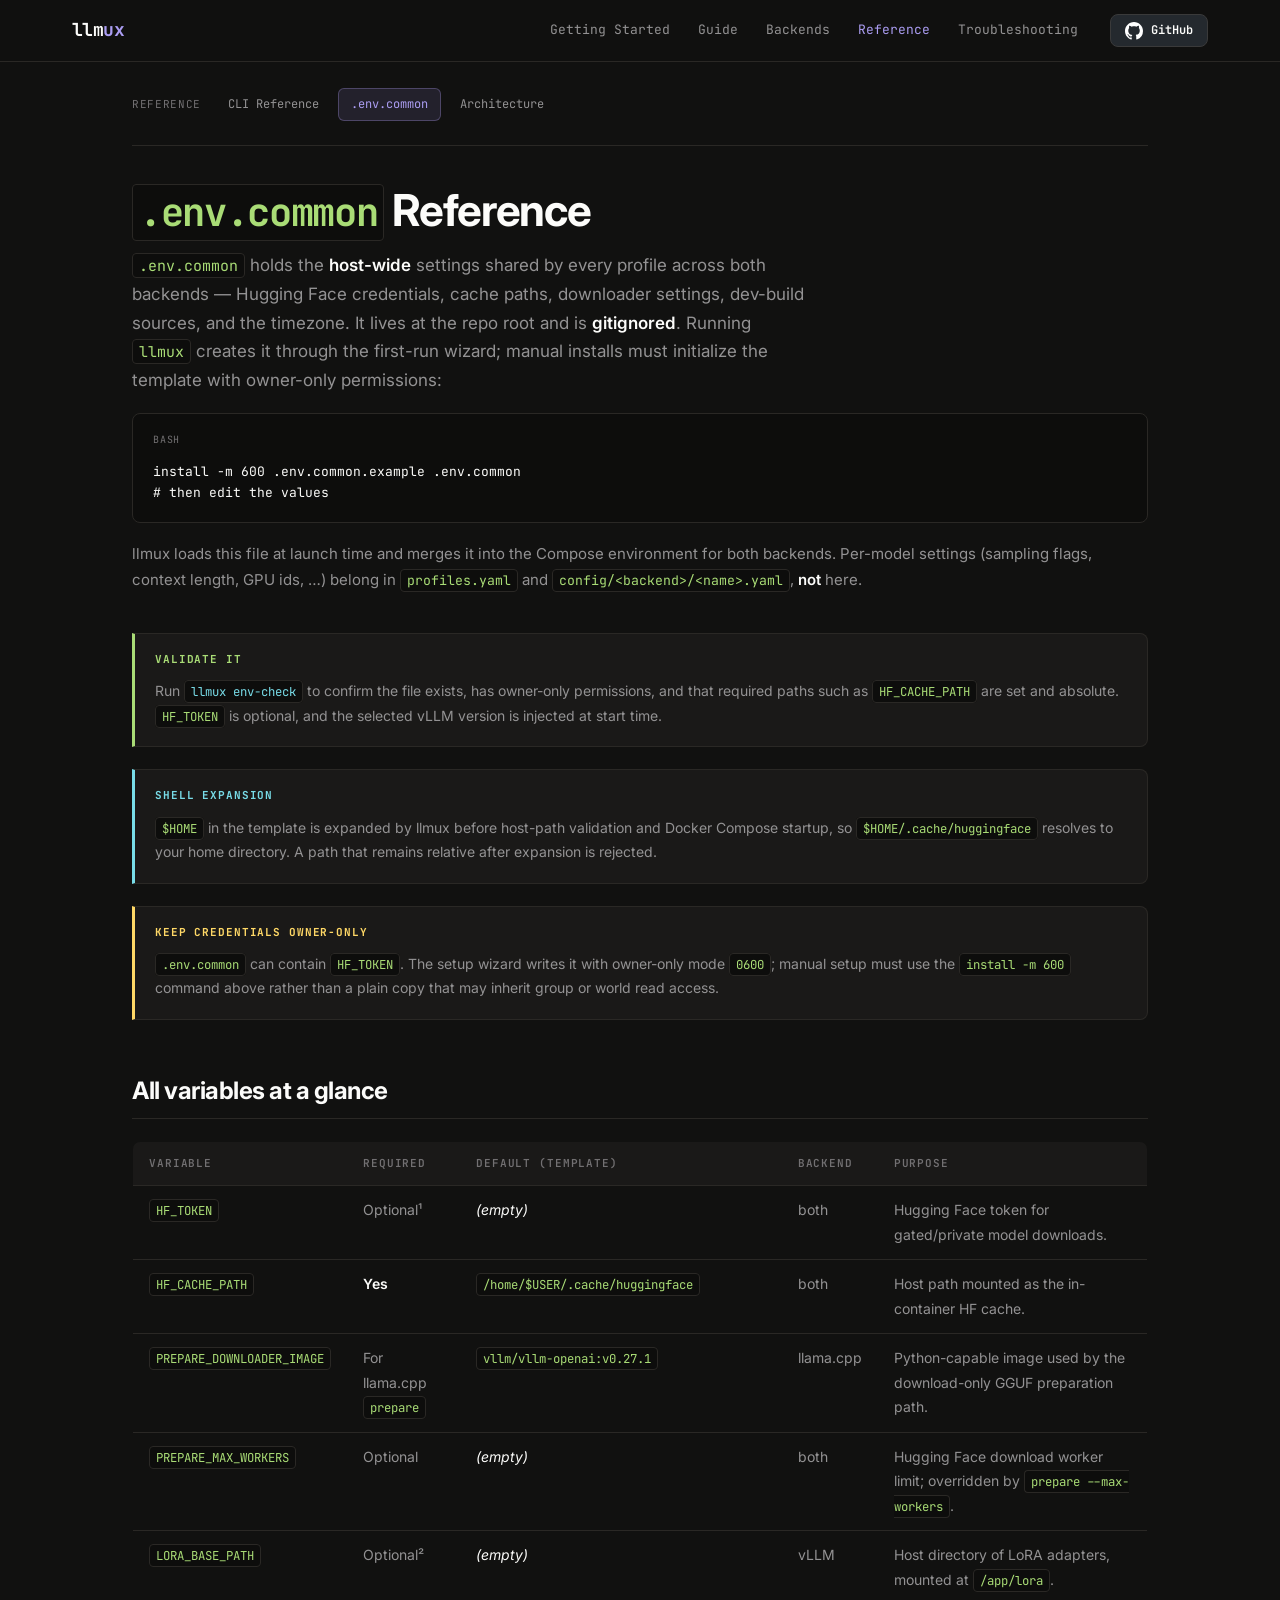
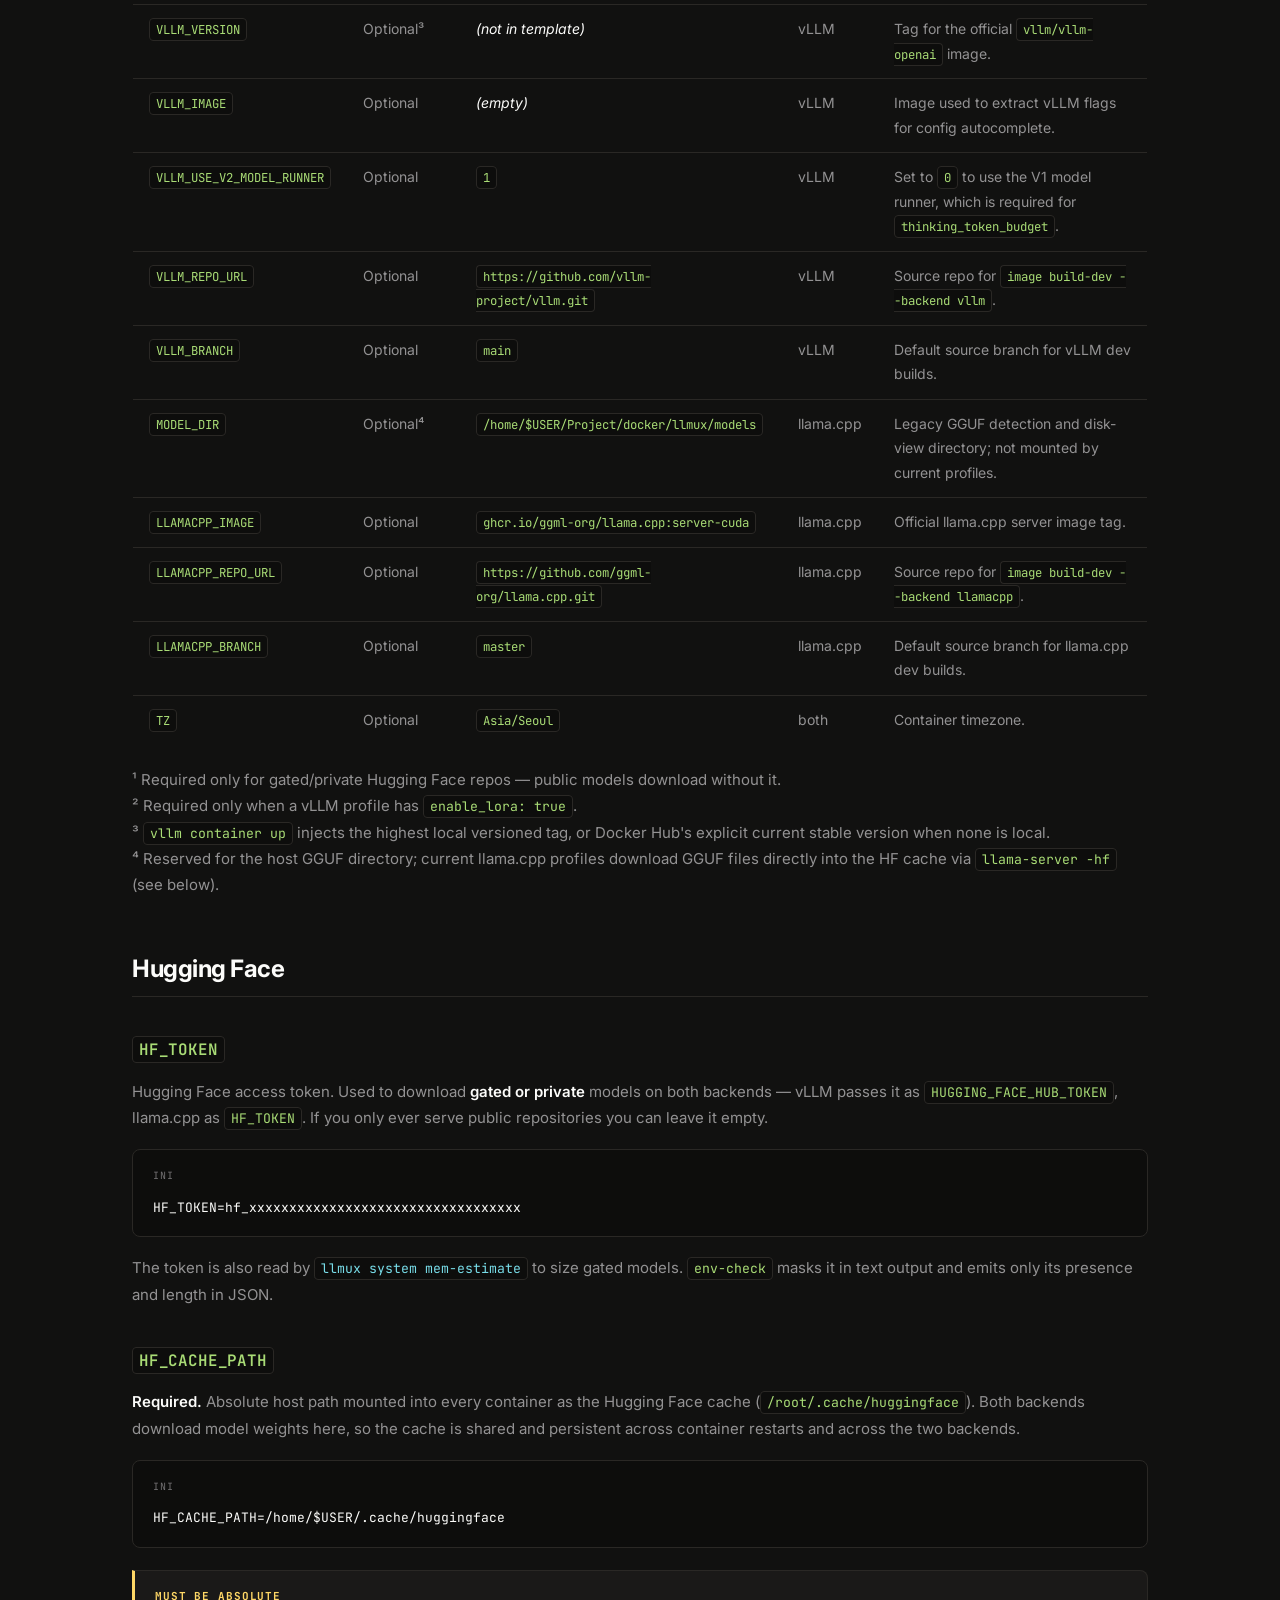
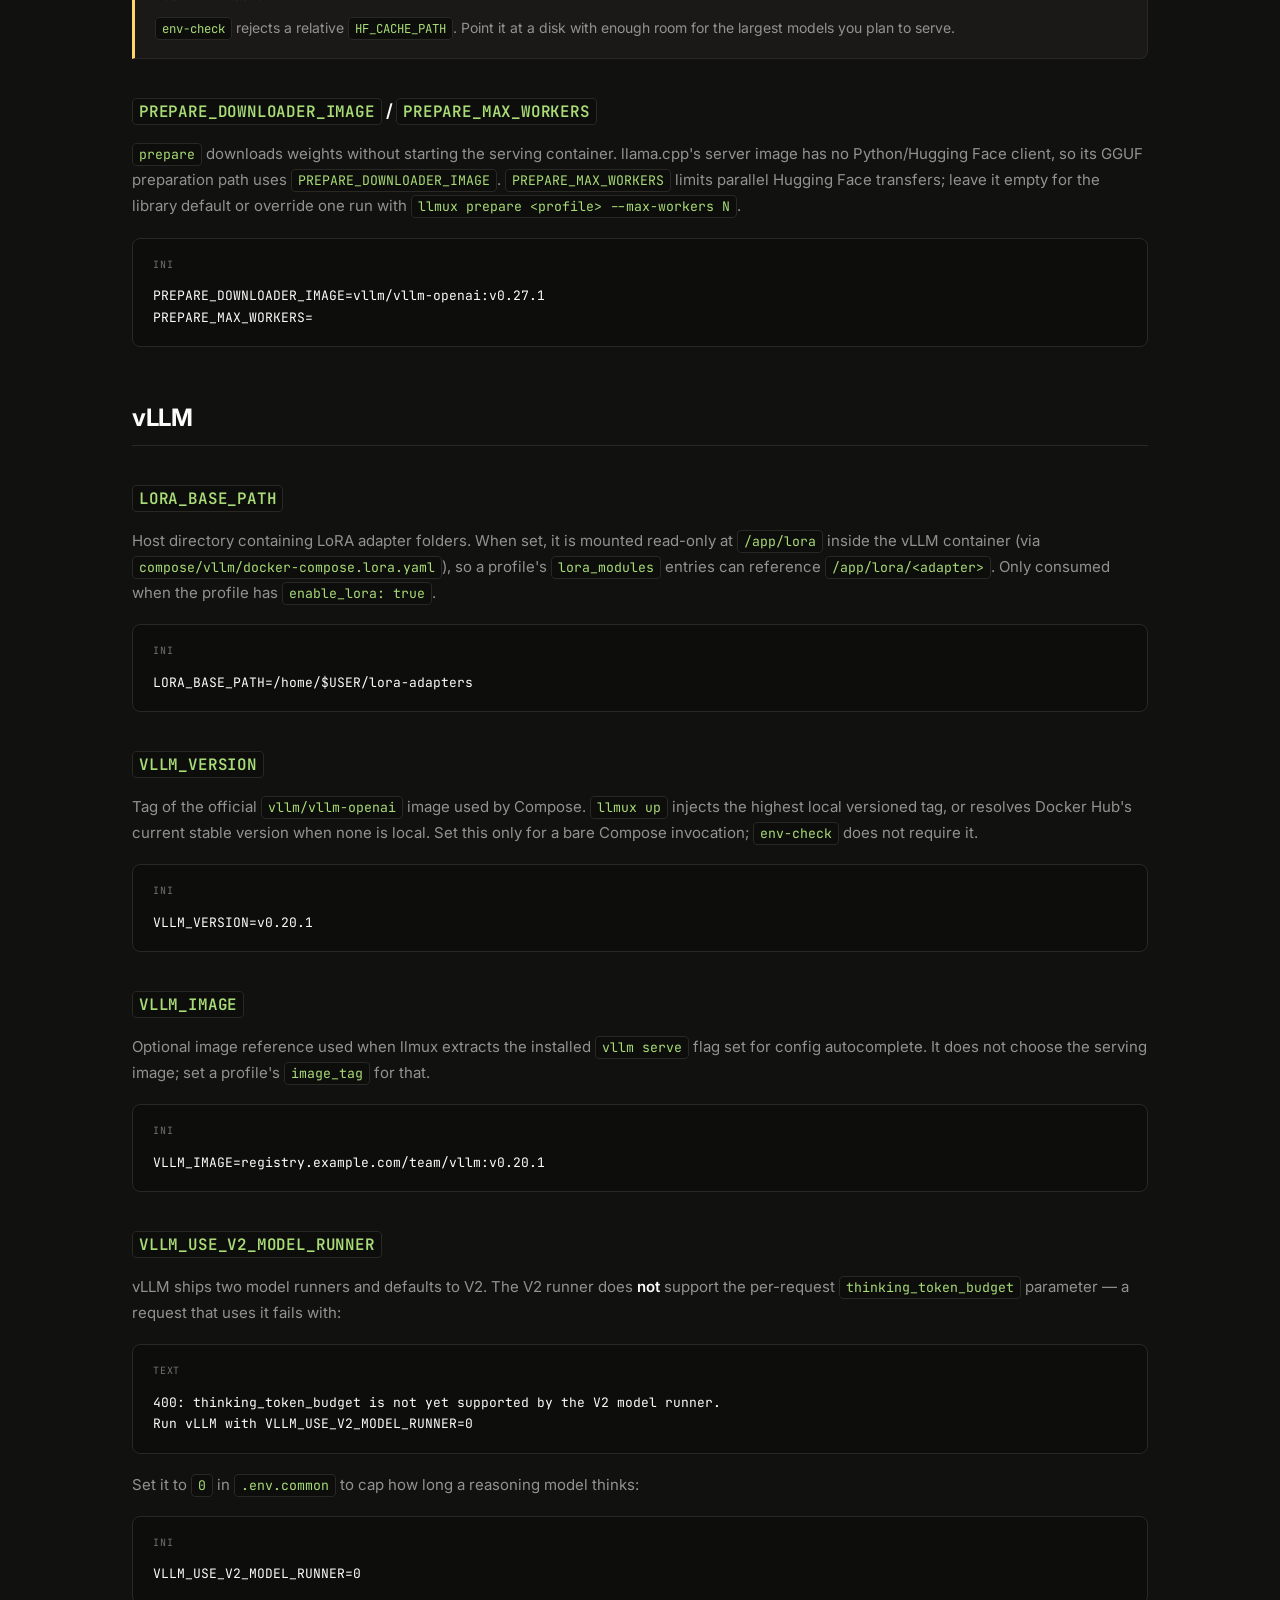
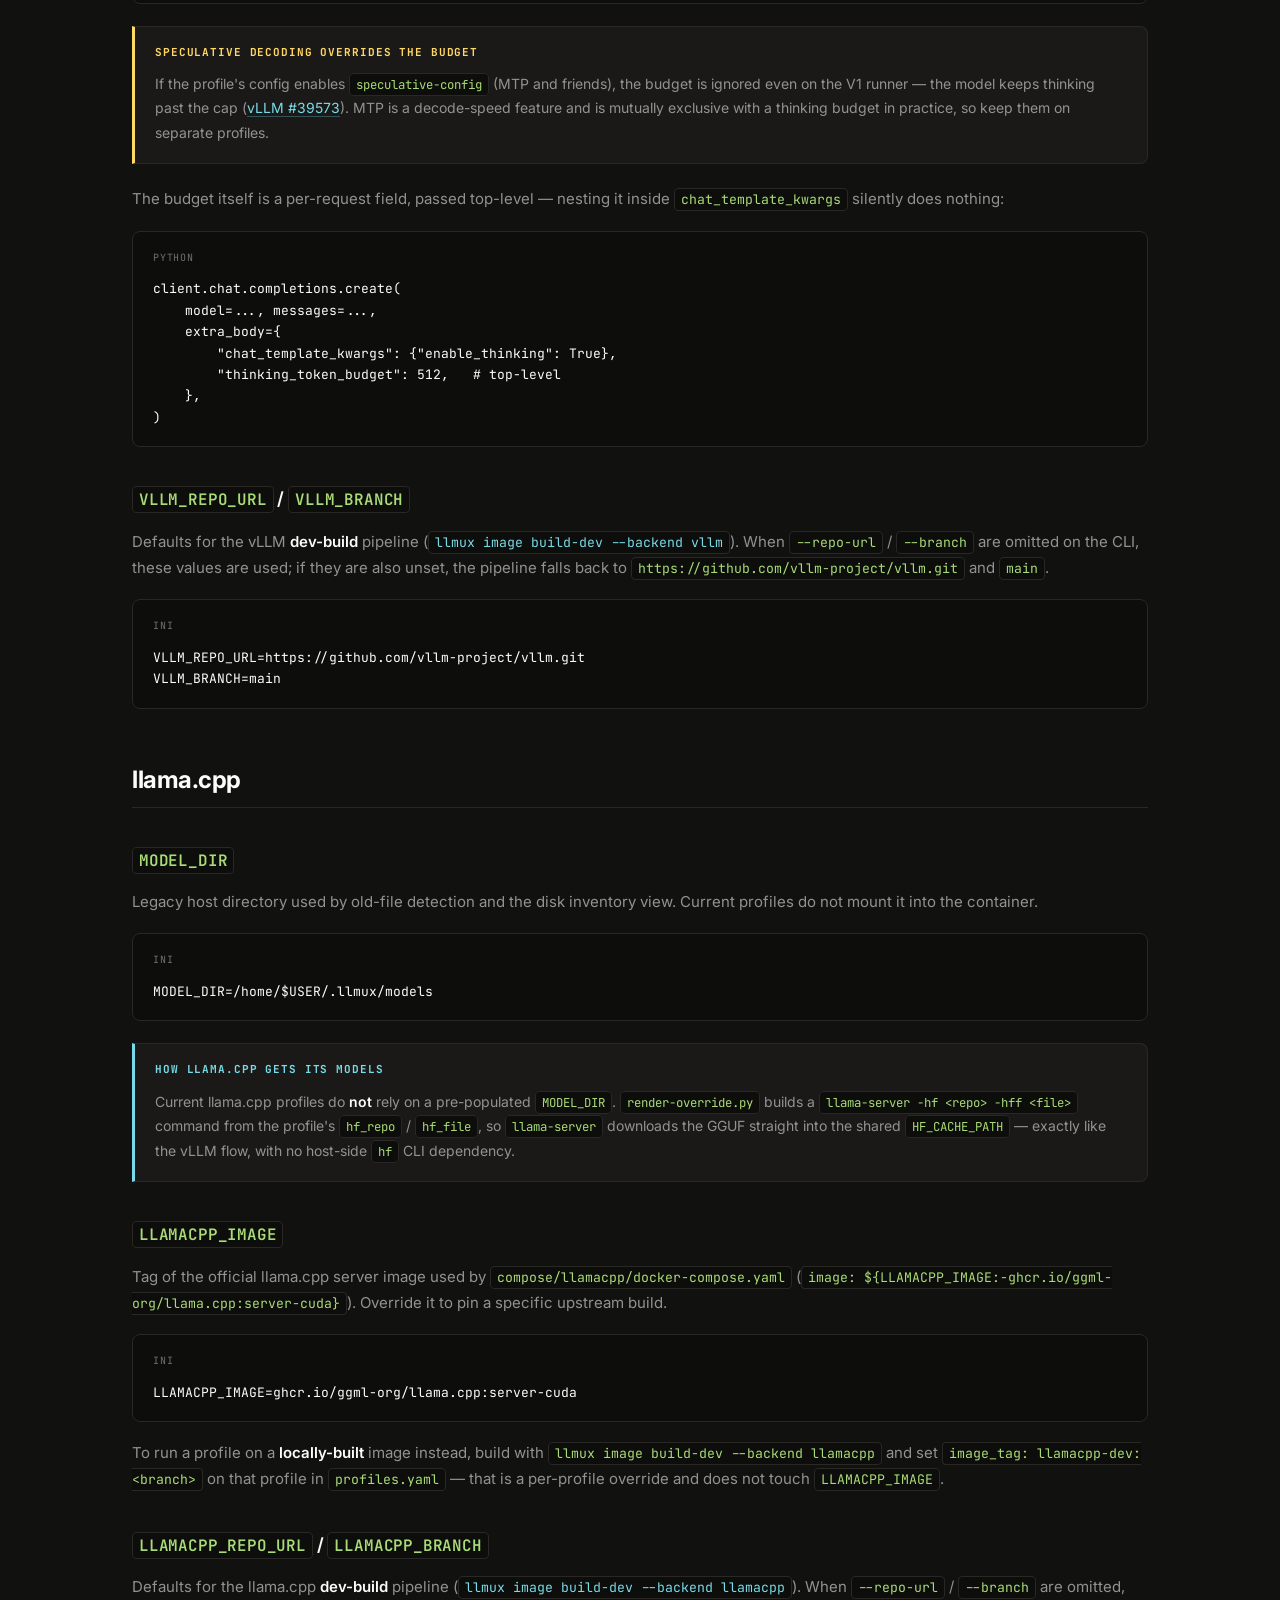
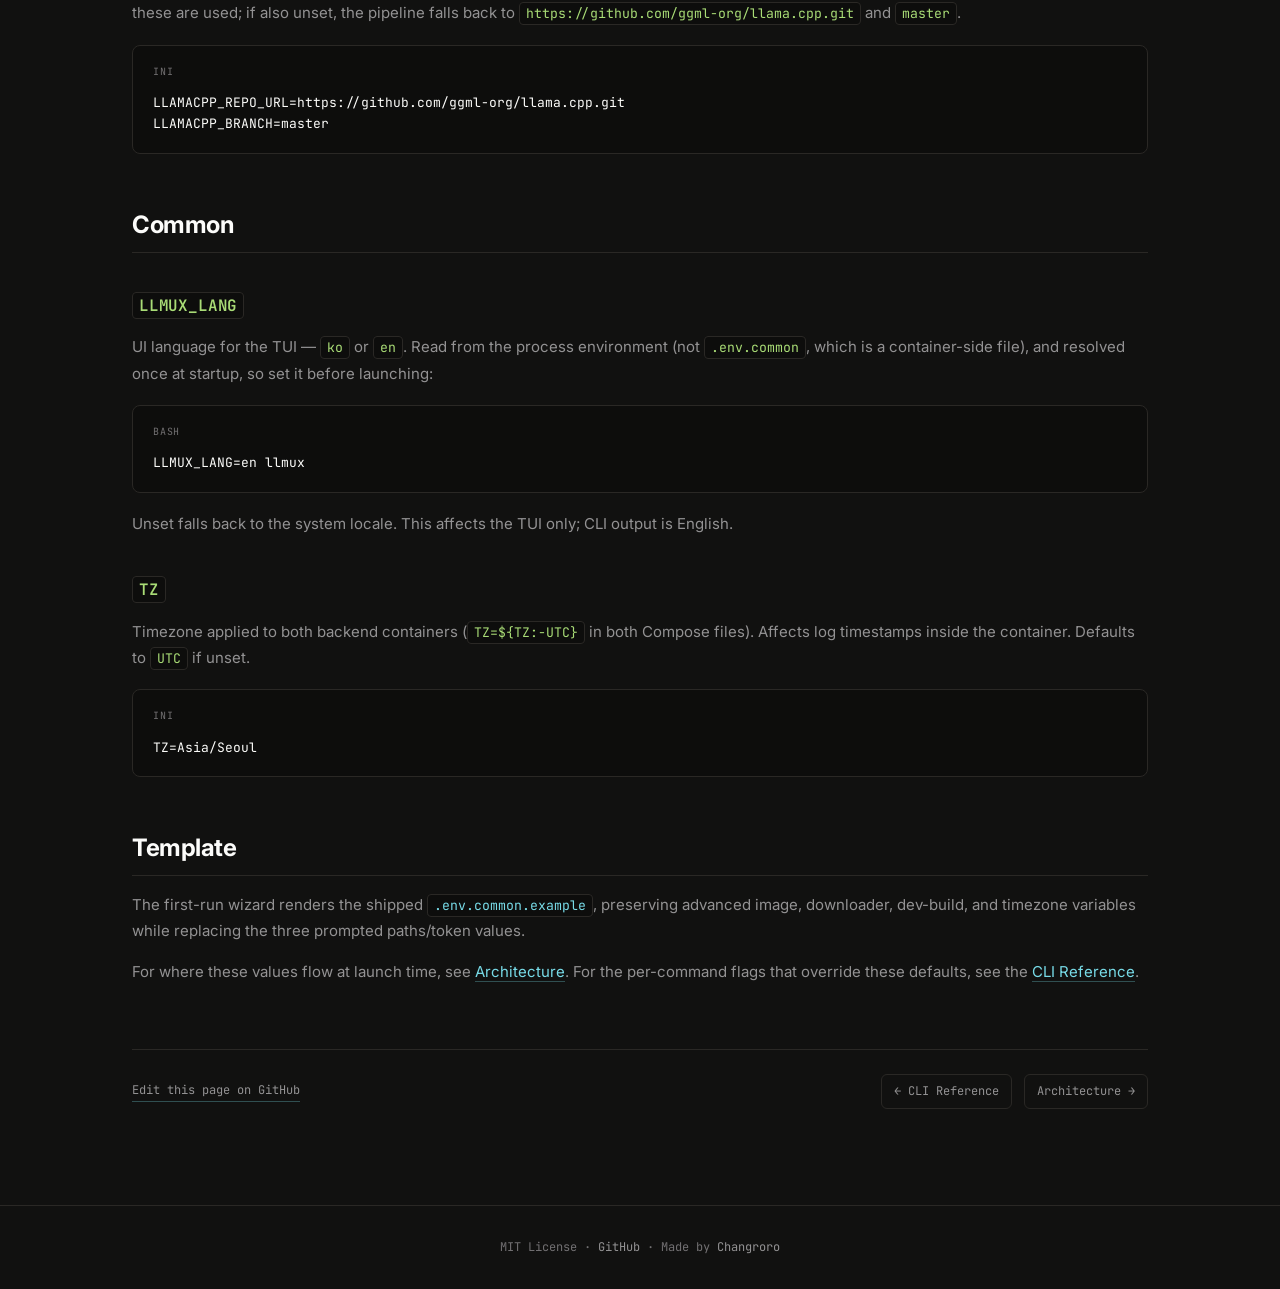
<file: docs/reference/env-common.html>
<!DOCTYPE html>
<html lang="en">
<head>
  <meta charset="UTF-8" />
  <meta name="viewport" content="width=device-width, initial-scale=1.0" />
  <title>.env.common Reference &middot; llmux</title>
  <meta name="description" content="The .env.common file — host-wide settings shared by every llmux profile across both backends." />
  <link rel="preconnect" href="https://fonts.googleapis.com" />
  <link rel="preconnect" href="https://fonts.gstatic.com" crossorigin />
  <link href="https://fonts.googleapis.com/css2?family=JetBrains+Mono:wght@400;500;700&family=Inter:wght@400;500;600;700&display=swap" rel="stylesheet" />
  <link rel="stylesheet" href="../assets/css/style.css" />
</head>
<body>

<!-- NAV -->
<nav class="top">
  <div class="nav-inner">
    <a href="../index.html" class="nav-brand">llm<span class="brand-accent">ux</span></a>
    <div class="nav-links">
      <span class="nav-links-desktop">
        <a href="../getting-started/installation.html">Getting Started</a>
        <a href="../guide/profiles.html">Guide</a>
        <a href="../backends/vllm.html">Backends</a>
        <a href="cli.html" class="active">Reference</a>
        <a href="../troubleshooting.html">Troubleshooting</a>
      </span>
      <a href="https://github.com/Changroro/llmux" class="nav-github" target="_blank">
        <svg viewBox="0 0 16 16"><path d="M8 0C3.58 0 0 3.58 0 8c0 3.54 2.29 6.53 5.47 7.59.4.07.55-.17.55-.38 0-.19-.01-.82-.01-1.49-2.01.37-2.53-.49-2.69-.94-.09-.23-.48-.94-.82-1.13-.28-.15-.68-.52-.01-.53.63-.01 1.08.58 1.23.82.72 1.21 1.87.87 2.33.66.07-.52.28-.87.51-1.07-1.78-.2-3.64-.89-3.64-3.95 0-.87.31-1.59.82-2.15-.08-.2-.36-1.02.08-2.12 0 0 .67-.21 2.2.82.64-.18 1.32-.27 2-.27.68 0 1.36.09 2 .27 1.53-1.04 2.2-.82 2.2-.82.44 1.1.16 1.92.08 2.12.51.56.82 1.27.82 2.15 0 3.07-1.87 3.75-3.65 3.95.29.25.54.73.54 1.48 0 1.07-.01 1.93-.01 2.2 0 .21.15.46.55.38A8.013 8.013 0 0016 8c0-4.42-3.58-8-8-8z"/></svg>
        <span class="nav-github-stars">GitHub</span>
      </a>
    </div>
  </div>
</nav>

<div class="docs-wrap">

  <!-- SECTION NAV -->
  <div class="section-nav">
    <span class="crumb">Reference</span>
    <a href="cli.html">CLI Reference</a>
    <a href="env-common.html" class="active">.env.common</a>
    <a href="architecture.html">Architecture</a>
  </div>

  <article class="docs-content">

    <div class="docs-header">
      <h1><code>.env.common</code> Reference</h1>
      <p class="lede">
        <code>.env.common</code> holds the <strong>host-wide</strong> settings shared by every profile across both backends — Hugging Face credentials, cache paths, downloader settings, dev-build sources, and the timezone. It lives at the repo root and is <strong>gitignored</strong>. Running <code>llmux</code> creates it through the first-run wizard; manual installs must initialize the template with owner-only permissions:
      </p>
      <pre data-lang="bash"><code>install -m 600 .env.common.example .env.common
# then edit the values</code></pre>
      <p>llmux loads this file at launch time and merges it into the Compose environment for both backends. Per-model settings (sampling flags, context length, GPU ids, …) belong in <code>profiles.yaml</code> and <code>config/&lt;backend&gt;/&lt;name&gt;.yaml</code>, <strong>not</strong> here.</p>
    </div>

    <div class="admonition tip">
      <p class="admonition-title">Validate it</p>
      <p>Run <a href="cli.html#system-env-check"><code>llmux env-check</code></a> to confirm the file exists, has owner-only permissions, and that required paths such as <code>HF_CACHE_PATH</code> are set and absolute. <code>HF_TOKEN</code> is optional, and the selected vLLM version is injected at start time.</p>
    </div>

    <div class="admonition note">
      <p class="admonition-title">Shell expansion</p>
      <p><code>$HOME</code> in the template is expanded by llmux before host-path validation and Docker Compose startup, so <code>$HOME/.cache/huggingface</code> resolves to your home directory. A path that remains relative after expansion is rejected.</p>
    </div>

    <div class="admonition warning">
      <p class="admonition-title">Keep credentials owner-only</p>
      <p><code>.env.common</code> can contain <code>HF_TOKEN</code>. The setup wizard writes it with owner-only mode <code>0600</code>; manual setup must use the <code>install -m 600</code> command above rather than a plain copy that may inherit group or world read access.</p>
    </div>

    <h2 id="all-variables-at-a-glance">All variables at a glance</h2>
    <table>
      <thead>
        <tr>
          <th>Variable</th>
          <th>Required</th>
          <th>Default (template)</th>
          <th>Backend</th>
          <th>Purpose</th>
        </tr>
      </thead>
      <tbody>
        <tr>
          <td><code>HF_TOKEN</code></td>
          <td>Optional&sup1;</td>
          <td><em>(empty)</em></td>
          <td>both</td>
          <td>Hugging Face token for gated/private model downloads.</td>
        </tr>
        <tr>
          <td><code>HF_CACHE_PATH</code></td>
          <td><strong>Yes</strong></td>
          <td><code>/home/$USER/.cache/huggingface</code></td>
          <td>both</td>
          <td>Host path mounted as the in-container HF cache.</td>
        </tr>
        <tr>
          <td><code>PREPARE_DOWNLOADER_IMAGE</code></td>
          <td>For llama.cpp <code>prepare</code></td>
          <td><code>vllm/vllm-openai:v0.27.1</code></td>
          <td>llama.cpp</td>
          <td>Python-capable image used by the download-only GGUF preparation path.</td>
        </tr>
        <tr>
          <td><code>PREPARE_MAX_WORKERS</code></td>
          <td>Optional</td>
          <td><em>(empty)</em></td>
          <td>both</td>
          <td>Hugging Face download worker limit; overridden by <code>prepare --max-workers</code>.</td>
        </tr>
        <tr>
          <td><code>LORA_BASE_PATH</code></td>
          <td>Optional&sup2;</td>
          <td><em>(empty)</em></td>
          <td>vLLM</td>
          <td>Host directory of LoRA adapters, mounted at <code>/app/lora</code>.</td>
        </tr>
        <tr>
          <td><code>VLLM_VERSION</code></td>
          <td>Optional&sup3;</td>
          <td><em>(not in template)</em></td>
          <td>vLLM</td>
          <td>Tag for the official <code>vllm/vllm-openai</code> image.</td>
        </tr>
        <tr>
          <td><code>VLLM_IMAGE</code></td>
          <td>Optional</td>
          <td><em>(empty)</em></td>
          <td>vLLM</td>
          <td>Image used to extract vLLM flags for config autocomplete.</td>
        </tr>
        <tr>
          <td><code>VLLM_USE_V2_MODEL_RUNNER</code></td>
          <td>Optional</td>
          <td><code>1</code></td>
          <td>vLLM</td>
          <td>Set to <code>0</code> to use the V1 model runner, which is required for <code>thinking_token_budget</code>.</td>
        </tr>
        <tr>
          <td><code>VLLM_REPO_URL</code></td>
          <td>Optional</td>
          <td><code>https://github.com/vllm-project/vllm.git</code></td>
          <td>vLLM</td>
          <td>Source repo for <code>image build-dev --backend vllm</code>.</td>
        </tr>
        <tr>
          <td><code>VLLM_BRANCH</code></td>
          <td>Optional</td>
          <td><code>main</code></td>
          <td>vLLM</td>
          <td>Default source branch for vLLM dev builds.</td>
        </tr>
        <tr>
          <td><code>MODEL_DIR</code></td>
          <td>Optional&#8308;</td>
          <td><code>/home/$USER/Project/docker/llmux/models</code></td>
          <td>llama.cpp</td>
          <td>Legacy GGUF detection and disk-view directory; not mounted by current profiles.</td>
        </tr>
        <tr>
          <td><code>LLAMACPP_IMAGE</code></td>
          <td>Optional</td>
          <td><code>ghcr.io/ggml-org/llama.cpp:server-cuda</code></td>
          <td>llama.cpp</td>
          <td>Official llama.cpp server image tag.</td>
        </tr>
        <tr>
          <td><code>LLAMACPP_REPO_URL</code></td>
          <td>Optional</td>
          <td><code>https://github.com/ggml-org/llama.cpp.git</code></td>
          <td>llama.cpp</td>
          <td>Source repo for <code>image build-dev --backend llamacpp</code>.</td>
        </tr>
        <tr>
          <td><code>LLAMACPP_BRANCH</code></td>
          <td>Optional</td>
          <td><code>master</code></td>
          <td>llama.cpp</td>
          <td>Default source branch for llama.cpp dev builds.</td>
        </tr>
        <tr>
          <td><code>TZ</code></td>
          <td>Optional</td>
          <td><code>Asia/Seoul</code></td>
          <td>both</td>
          <td>Container timezone.</td>
        </tr>
      </tbody>
    </table>

    <p>&sup1; Required only for gated/private Hugging Face repos — public models download without it.<br/>
    &sup2; Required only when a vLLM profile has <code>enable_lora: true</code>.<br/>
    &sup3; <code>vllm container up</code> injects the highest local versioned tag, or Docker Hub's explicit current stable version when none is local.<br/>
    &#8308; Reserved for the host GGUF directory; current llama.cpp profiles download GGUF files directly into the HF cache via <code>llama-server -hf</code> (see below).</p>

    <h2 id="hugging-face">Hugging Face</h2>

    <h3 id="hf-token"><code>HF_TOKEN</code></h3>
    <p>Hugging Face access token. Used to download <strong>gated or private</strong> models on both backends — vLLM passes it as <code>HUGGING_FACE_HUB_TOKEN</code>, llama.cpp as <code>HF_TOKEN</code>. If you only ever serve public repositories you can leave it empty.</p>
    <pre data-lang="ini"><code>HF_TOKEN=hf_xxxxxxxxxxxxxxxxxxxxxxxxxxxxxxxxxx</code></pre>
    <p>The token is also read by <a href="cli.html#system-mem-estimate"><code>llmux system mem-estimate</code></a> to size gated models. <code>env-check</code> masks it in text output and emits only its presence and length in JSON.</p>

    <h3 id="hf-cache-path"><code>HF_CACHE_PATH</code></h3>
    <p><strong>Required.</strong> Absolute host path mounted into every container as the Hugging Face cache (<code>/root/.cache/huggingface</code>). Both backends download model weights here, so the cache is shared and persistent across container restarts and across the two backends.</p>
    <pre data-lang="ini"><code>HF_CACHE_PATH=/home/$USER/.cache/huggingface</code></pre>
    <div class="admonition warning">
      <p class="admonition-title">Must be absolute</p>
      <p><code>env-check</code> rejects a relative <code>HF_CACHE_PATH</code>. Point it at a disk with enough room for the largest models you plan to serve.</p>
    </div>

    <h3 id="prepare-downloader"><code>PREPARE_DOWNLOADER_IMAGE</code> / <code>PREPARE_MAX_WORKERS</code></h3>
    <p><code>prepare</code> downloads weights without starting the serving container. llama.cpp's server image has no Python/Hugging Face client, so its GGUF preparation path uses <code>PREPARE_DOWNLOADER_IMAGE</code>. <code>PREPARE_MAX_WORKERS</code> limits parallel Hugging Face transfers; leave it empty for the library default or override one run with <code>llmux prepare &lt;profile&gt; --max-workers N</code>.</p>
    <pre data-lang="ini"><code>PREPARE_DOWNLOADER_IMAGE=vllm/vllm-openai:v0.27.1
PREPARE_MAX_WORKERS=</code></pre>

    <h2 id="vllm">vLLM</h2>

    <h3 id="lora-base-path"><code>LORA_BASE_PATH</code></h3>
    <p>Host directory containing LoRA adapter folders. When set, it is mounted read-only at <code>/app/lora</code> inside the vLLM container (via <code>compose/vllm/docker-compose.lora.yaml</code>), so a profile's <code>lora_modules</code> entries can reference <code>/app/lora/&lt;adapter&gt;</code>. Only consumed when the profile has <code>enable_lora: true</code>.</p>
    <pre data-lang="ini"><code>LORA_BASE_PATH=/home/$USER/lora-adapters</code></pre>

    <h3 id="vllm-version"><code>VLLM_VERSION</code></h3>
    <p>Tag of the official <code>vllm/vllm-openai</code> image used by Compose. <code>llmux up</code> injects the highest local versioned tag, or resolves Docker Hub's current stable version when none is local. Set this only for a bare Compose invocation; <code>env-check</code> does not require it.</p>
    <pre data-lang="ini"><code>VLLM_VERSION=v0.20.1</code></pre>

    <h3 id="vllm-image"><code>VLLM_IMAGE</code></h3>
    <p>Optional image reference used when llmux extracts the installed <code>vllm serve</code> flag set for config autocomplete. It does not choose the serving image; set a profile's <code>image_tag</code> for that.</p>
    <pre data-lang="ini"><code>VLLM_IMAGE=registry.example.com/team/vllm:v0.20.1</code></pre>

    <h3 id="vllm-use-v2-model-runner"><code>VLLM_USE_V2_MODEL_RUNNER</code></h3>
    <p>vLLM ships two model runners and defaults to V2. The V2 runner does <strong>not</strong> support the per-request <code>thinking_token_budget</code> parameter &mdash; a request that uses it fails with:</p>
    <pre data-lang="text"><code>400: thinking_token_budget is not yet supported by the V2 model runner.
Run vLLM with VLLM_USE_V2_MODEL_RUNNER=0</code></pre>
    <p>Set it to <code>0</code> in <code>.env.common</code> to cap how long a reasoning model thinks:</p>
    <pre data-lang="ini"><code>VLLM_USE_V2_MODEL_RUNNER=0</code></pre>
    <div class="admonition warning">
      <p class="admonition-title">Speculative decoding overrides the budget</p>
      <p>If the profile's config enables <code>speculative-config</code> (MTP and friends), the budget is ignored even on the V1 runner &mdash; the model keeps thinking past the cap (<a href="https://github.com/vllm-project/vllm/issues/39573" target="_blank">vLLM #39573</a>). MTP is a decode-speed feature and is mutually exclusive with a thinking budget in practice, so keep them on separate profiles.</p>
    </div>
    <p>The budget itself is a per-request field, passed top-level &mdash; nesting it inside <code>chat_template_kwargs</code> silently does nothing:</p>
    <pre data-lang="python"><code>client.chat.completions.create(
    model=..., messages=...,
    extra_body={
        "chat_template_kwargs": {"enable_thinking": True},
        "thinking_token_budget": 512,   # top-level
    },
)</code></pre>

    <h3 id="vllm-repo-url-vllm-branch"><code>VLLM_REPO_URL</code> / <code>VLLM_BRANCH</code></h3>
    <p>Defaults for the vLLM <strong>dev-build</strong> pipeline (<a href="cli.html#image-build-dev"><code>llmux image build-dev --backend vllm</code></a>). When <code>--repo-url</code> / <code>--branch</code> are omitted on the CLI, these values are used; if they are also unset, the pipeline falls back to <code>https://github.com/vllm-project/vllm.git</code> and <code>main</code>.</p>
    <pre data-lang="ini"><code>VLLM_REPO_URL=https://github.com/vllm-project/vllm.git
VLLM_BRANCH=main</code></pre>

    <h2 id="llama-cpp">llama.cpp</h2>

    <h3 id="model-dir"><code>MODEL_DIR</code></h3>
    <p>Legacy host directory used by old-file detection and the disk inventory view. Current profiles do not mount it into the container.</p>
    <pre data-lang="ini"><code>MODEL_DIR=/home/$USER/.llmux/models</code></pre>
    <div class="admonition note">
      <p class="admonition-title">How llama.cpp gets its models</p>
      <p>Current llama.cpp profiles do <strong>not</strong> rely on a pre-populated <code>MODEL_DIR</code>. <code>render-override.py</code> builds a <code>llama-server -hf &lt;repo&gt; -hff &lt;file&gt;</code> command from the profile's <code>hf_repo</code> / <code>hf_file</code>, so <code>llama-server</code> downloads the GGUF straight into the shared <code>HF_CACHE_PATH</code> — exactly like the vLLM flow, with no host-side <code>hf</code> CLI dependency.</p>
    </div>

    <h3 id="llamacpp-image"><code>LLAMACPP_IMAGE</code></h3>
    <p>Tag of the official llama.cpp server image used by <code>compose/llamacpp/docker-compose.yaml</code> (<code>image: ${LLAMACPP_IMAGE:-ghcr.io/ggml-org/llama.cpp:server-cuda}</code>). Override it to pin a specific upstream build.</p>
    <pre data-lang="ini"><code>LLAMACPP_IMAGE=ghcr.io/ggml-org/llama.cpp:server-cuda</code></pre>
    <p>To run a profile on a <strong>locally-built</strong> image instead, build with <code>llmux image build-dev --backend llamacpp</code> and set <code>image_tag: llamacpp-dev:&lt;branch&gt;</code> on that profile in <code>profiles.yaml</code> — that is a per-profile override and does not touch <code>LLAMACPP_IMAGE</code>.</p>

    <h3 id="llamacpp-repo-url-llamacpp-branch"><code>LLAMACPP_REPO_URL</code> / <code>LLAMACPP_BRANCH</code></h3>
    <p>Defaults for the llama.cpp <strong>dev-build</strong> pipeline (<a href="cli.html#image-build-dev"><code>llmux image build-dev --backend llamacpp</code></a>). When <code>--repo-url</code> / <code>--branch</code> are omitted, these are used; if also unset, the pipeline falls back to <code>https://github.com/ggml-org/llama.cpp.git</code> and <code>master</code>.</p>
    <pre data-lang="ini"><code>LLAMACPP_REPO_URL=https://github.com/ggml-org/llama.cpp.git
LLAMACPP_BRANCH=master</code></pre>

    <h2 id="common">Common</h2>

    <h3 id="llmux-lang"><code>LLMUX_LANG</code></h3>
    <p>UI language for the TUI &mdash; <code>ko</code> or <code>en</code>. Read from the process environment (not <code>.env.common</code>, which is a container-side file), and resolved once at startup, so set it before launching:</p>
    <pre data-lang="bash"><code>LLMUX_LANG=en llmux</code></pre>
    <p>Unset falls back to the system locale. This affects the TUI only; CLI output is English.</p>

    <h3 id="tz"><code>TZ</code></h3>
    <p>Timezone applied to both backend containers (<code>TZ=${TZ:-UTC}</code> in both Compose files). Affects log timestamps inside the container. Defaults to <code>UTC</code> if unset.</p>
    <pre data-lang="ini"><code>TZ=Asia/Seoul</code></pre>

    <h2 id="template">Template</h2>
    <p>The first-run wizard renders the shipped <a href="https://github.com/Changroro/llmux/blob/main/.env.common.example" target="_blank"><code>.env.common.example</code></a>, preserving advanced image, downloader, dev-build, and timezone variables while replacing the three prompted paths/token values.</p>

    <p>For where these values flow at launch time, see <a href="architecture.html">Architecture</a>. For the per-command flags that override these defaults, see the <a href="cli.html">CLI Reference</a>.</p>

    <div class="docs-footer">
      <a class="edit-link" href="https://github.com/Changroro/llmux/edit/main/docs/reference/env-common.html" target="_blank">Edit this page on GitHub</a>
      <div class="prev-next">
        <a href="cli.html">&larr; CLI Reference</a>
        <a href="architecture.html">Architecture &rarr;</a>
      </div>
    </div>

  </article>
</div>

<!-- FOOTER -->
<footer>
  <div class="page-wrap">
    <p>
      MIT License &middot;
      <a href="https://github.com/Changroro/llmux">GitHub</a> &middot;
      Made by <a href="https://github.com/Changroro">Changroro</a>
    </p>
  </div>
</footer>

</body>
</html>
</file>
<file: docs/assets/css/style.css>
/* llmux site — Monokai Pro design system.
   Shared by index.html (landing) and the /docs detail pages.
   No build step. Edit here, every page picks it up. */

*, *::before, *::after { margin: 0; padding: 0; box-sizing: border-box; }

:root {
  --bg: #111110;
  --bg-card: #1a1918;
  --bg-code: #0d0d0c;
  --border: #2a2825;
  --border-light: #3a3835;
  --text: #fcfcfa;
  --text-dim: #939293;
  --text-muted: #727072;
  /* Monokai Pro palette */
  --pink: #ff6188;
  --purple: #ab9df2;
  --cyan: #78dce8;
  --green: #a9dc76;
  --yellow: #ffd866;
  --orange: #fc9867;
  --accent: var(--purple);
  --accent-dim: rgba(171, 157, 242, 0.12);
  --mono: 'JetBrains Mono', 'SF Mono', 'Fira Code', monospace;
  --sans: 'Inter', system-ui, -apple-system, sans-serif;
  --max-w: 1200px;
  --max-w-docs: 1080px;
  --section-gap: clamp(5rem, 10vh, 8rem);
  --nav-h: 56px;
}

html { scroll-behavior: smooth; }

body {
  min-height: 100vh;
  background: var(--bg);
  color: var(--text);
  font-family: var(--sans);
  -webkit-font-smoothing: antialiased;
  line-height: 1.6;
}

/* ============================== NAV ============================== */
nav.top {
  position: fixed; top: 0; left: 0; right: 0; z-index: 50;
  background: rgba(17,17,16,0.9);
  backdrop-filter: blur(12px);
  -webkit-backdrop-filter: blur(12px);
  border-bottom: 1px solid var(--border);
}
.nav-inner {
  max-width: var(--max-w); margin: 0 auto;
  padding: 14px 32px;
  display: flex; align-items: center; justify-content: space-between;
}
.nav-brand {
  font-family: var(--mono); font-size: 18px; font-weight: 700;
  color: var(--text); text-decoration: none; letter-spacing: -0.03em;
}
.nav-brand .brand-accent { color: var(--purple); }
.nav-links { display: flex; align-items: center; gap: 32px; }
.nav-links-desktop { display: flex; align-items: center; gap: 28px; }
.nav-links a {
  font-size: 13px; color: var(--text-dim); text-decoration: none;
  font-family: var(--mono); transition: color 0.2s;
}
.nav-links a:hover { color: var(--text); }
.nav-links a.active { color: var(--purple); }
.nav-github {
  display: inline-flex; align-items: center; gap: 8px;
  padding: 6px 14px; border-radius: 8px;
  background: #24292e; border: 1px solid #3a3a3a;
  text-decoration: none; transition: border-color 0.2s;
}
.nav-github:hover { border-color: #555; }
.nav-github svg { width: 18px; height: 18px; fill: #fff; }
.nav-github-stars {
  font-family: var(--mono); font-size: 12px;
  color: var(--text); font-weight: 600;
}

/* ============================== LAYOUT ============================== */
.page-wrap { max-width: var(--max-w); margin: 0 auto; padding: 0 32px; }
section { padding-bottom: var(--section-gap); }

.section-label {
  font-family: var(--mono); font-size: 10px;
  letter-spacing: 0.1em; text-transform: uppercase;
  color: var(--text-muted); margin-bottom: 12px;
}
.section-title {
  font-size: clamp(28px, 4vw, 40px); font-weight: 700;
  line-height: 1.15; letter-spacing: -0.03em;
  color: var(--text); margin-bottom: 16px;
}
.section-sub {
  font-size: 15px; color: var(--text-dim);
  max-width: 520px; line-height: 1.7;
}
.section-header { margin-bottom: 48px; }

/* ============================== HERO (landing) ============================== */
.hero {
  text-align: center;
  padding-top: clamp(7rem, 13vh, 10rem);
  padding-bottom: clamp(2rem, 4vh, 4rem);
}
.hero-badge {
  display: inline-block;
  font-family: var(--mono); font-size: 10px;
  letter-spacing: 0.1em; text-transform: uppercase;
  color: var(--text-muted); margin-bottom: 24px;
}
.hero h1 {
  font-size: clamp(36px, 6vw, 64px); font-weight: 700;
  line-height: 1.08; letter-spacing: -0.04em;
  margin-bottom: 20px;
}
.hero h1 .accent { color: var(--purple); }
.hero h1 .accent-alt { color: var(--cyan); }
.hero-sub {
  font-size: clamp(15px, 2vw, 17px); color: var(--text-dim);
  max-width: 520px; margin: 0 auto 40px; line-height: 1.7;
}
.hero-cmd {
  display: inline-flex; align-items: center; gap: 12px;
  background: var(--bg-code); border: 1px solid var(--border);
  border-radius: 8px; padding: 14px 24px;
  font-family: var(--mono); font-size: 14px;
  color: var(--text-dim); cursor: pointer;
  transition: border-color 0.2s;
  position: relative;
}
.hero-cmd:hover { border-color: var(--border-light); }
.hero-cmd .prompt { color: var(--green); user-select: none; }
.hero-cmd .cmd-text { color: var(--text); }
.hero-cmd .copy-icon { color: var(--text-muted); transition: color 0.2s; width: 16px; height: 16px; }
.hero-cmd:hover .copy-icon { color: var(--text-dim); }
.hero-cmd .copied-tooltip {
  position: absolute; top: -32px; left: 50%; transform: translateX(-50%);
  background: var(--green); color: var(--bg); padding: 4px 10px;
  border-radius: 4px; font-size: 11px; opacity: 0;
  transition: opacity 0.2s; pointer-events: none;
}
.hero-cmd .copied-tooltip.show { opacity: 1; }
.hero-links { display: flex; gap: 16px; justify-content: center; margin-top: 20px; }
.hero-links a {
  font-family: var(--mono); font-size: 13px;
  color: var(--text-dim); text-decoration: none; transition: color 0.2s;
}
.hero-links a:hover { color: var(--text); }
.hero-logo {
  display: block; margin: 0 auto 32px auto;
  width: 100%; max-width: 440px; height: auto;
  border-radius: 24px;
  filter: drop-shadow(0 20px 60px rgba(171, 157, 242, 0.35));
  animation: float 4s ease-in-out infinite;
}
@keyframes float {
  0%, 100% { transform: translateY(0); }
  50% { transform: translateY(-8px); }
}

.tech-stack {
  display: flex; gap: 20px; justify-content: center;
  align-items: center; margin-top: 32px; flex-wrap: wrap;
}
.tech-badge {
  display: inline-flex; align-items: center; gap: 6px;
  padding: 6px 14px; border-radius: 6px;
  border: 1px solid var(--border);
  background: var(--bg-card);
  font-family: var(--mono); font-size: 11px;
  color: var(--text-dim); transition: border-color 0.2s;
}
.tech-badge:hover { border-color: var(--border-light); }
.tech-badge svg { width: 16px; height: 16px; flex-shrink: 0; }

/* ============================== LANDING SECTIONS ============================== */
.demo-section { text-align: center; }
.demo-wrap {
  max-width: 720px; margin: 0 auto;
  border-radius: 12px; overflow: hidden;
  border: 1px solid var(--border);
  background: var(--bg-code);
}
.demo-wrap img { width: 100%; height: auto; display: block; }

.problems-grid {
  display: grid; grid-template-columns: repeat(auto-fit, minmax(260px, 1fr));
  gap: 20px;
}
.problem-card {
  background: var(--bg-card); border: 1px solid var(--border);
  border-radius: 12px; padding: 28px; transition: border-color 0.2s;
}
.problem-card:hover { border-color: var(--border-light); }
.problem-num { font-family: var(--mono); font-size: 11px; color: var(--text-muted); margin-bottom: 12px; }
.problem-card h3 { font-size: 16px; font-weight: 600; margin-bottom: 8px; letter-spacing: -0.01em; }
.problem-card p { font-size: 13px; color: var(--text-dim); line-height: 1.6; }
.problem-cmd {
  display: inline-block; margin-top: 12px;
  font-family: var(--mono); font-size: 12px;
  color: var(--pink); background: rgba(255, 97, 136, 0.1);
  padding: 6px 12px; border-radius: 6px;
}

.steps-grid {
  display: grid; grid-template-columns: repeat(auto-fit, minmax(300px, 1fr));
  gap: 24px;
}
.step-card {
  background: var(--bg-card); border: 1px solid var(--border);
  border-radius: 12px; padding: 28px; transition: border-color 0.2s;
}
.step-card:hover { border-color: var(--border-light); }
.step-num {
  display: inline-flex; align-items: center; justify-content: center;
  width: 28px; height: 28px; border-radius: 50%;
  background: rgba(255, 216, 102, 0.12); color: var(--yellow);
  font-family: var(--mono); font-size: 13px; font-weight: 700;
  margin-bottom: 16px;
}
.step-card h3 { font-size: 16px; font-weight: 600; margin-bottom: 8px; }
.step-card p { font-size: 13px; color: var(--text-dim); line-height: 1.6; margin-bottom: 12px; }
.step-code {
  font-family: var(--mono); font-size: 13px;
  background: var(--bg-code); border: 1px solid var(--border);
  border-radius: 6px; padding: 10px 14px;
  color: var(--text);
}

.terminal-section { text-align: center; }
.terminal {
  max-width: 640px; margin: 0 auto;
  background: var(--bg-code); border: 1px solid var(--border);
  border-radius: 12px; overflow: hidden; text-align: left;
}
.terminal-bar {
  display: flex; align-items: center; gap: 8px;
  padding: 12px 16px; border-bottom: 1px solid var(--border);
}
.terminal-dot { width: 10px; height: 10px; border-radius: 50%; }
.terminal-dot.red { background: #ff5f57; }
.terminal-dot.yellow { background: #ffbd2e; }
.terminal-dot.green { background: #28c840; }
.terminal-title {
  flex: 1; text-align: center;
  font-family: var(--mono); font-size: 11px; color: var(--text-muted);
}
.terminal-body {
  padding: 20px; font-family: var(--mono); font-size: 13px;
  line-height: 1.8; min-height: 280px;
}
.terminal-body .line { opacity: 0; transform: translateY(4px); transition: all 0.3s ease; }
.terminal-body .line.visible { opacity: 1; transform: translateY(0); }
.terminal-body .prompt-line { color: var(--text); }
.terminal-body .prompt-sign { color: var(--green); }
.terminal-body .success { color: var(--green); }
.terminal-body .info { color: var(--text-dim); }
.terminal-body .highlight { color: var(--cyan); }
.terminal-body .warn { color: var(--yellow); }

.comparison-grid { display: grid; grid-template-columns: 1fr 1fr; gap: 24px; }
.comparison-card {
  background: var(--bg-card); border: 1px solid var(--border);
  border-radius: 12px; padding: 32px;
}
.comparison-card.after { border-color: var(--green); }
.comparison-card h3 {
  font-family: var(--mono); font-size: 12px;
  text-transform: uppercase; letter-spacing: 0.08em; margin-bottom: 24px;
}
.comparison-card.before h3 { color: var(--text-muted); }
.comparison-card.after h3 { color: var(--green); }
.comp-row {
  display: flex; justify-content: space-between; align-items: center;
  padding: 10px 0; border-bottom: 1px solid var(--border);
  font-size: 13px;
}
.comp-row:last-child { border-bottom: none; }
.comp-label { color: var(--text-dim); font-size: 12px; }
.comp-value { font-family: var(--mono); font-size: 12px; }
.comp-value.dim { color: var(--text-muted); }
.comp-value.good { color: var(--green); }

.features-grid {
  display: grid; grid-template-columns: repeat(auto-fit, minmax(320px, 1fr));
  gap: 20px;
}
.feature-card {
  background: var(--bg-card); border: 1px solid var(--border);
  border-radius: 12px; padding: 28px; transition: border-color 0.2s;
}
.feature-card:hover { border-color: var(--border-light); }
.feature-icon {
  font-size: 20px; margin-bottom: 14px;
  width: 40px; height: 40px; display: flex;
  align-items: center; justify-content: center;
  border-radius: 10px;
}
.feature-card:nth-child(1) .feature-icon { background: rgba(120,220,232,0.12); color: var(--cyan); }
.feature-card:nth-child(2) .feature-icon { background: rgba(255,97,136,0.12); color: var(--pink); }
.feature-card:nth-child(3) .feature-icon { background: rgba(169,220,118,0.12); color: var(--green); }
.feature-card:nth-child(4) .feature-icon { background: rgba(255,216,102,0.12); color: var(--yellow); }
.feature-card:nth-child(5) .feature-icon { background: rgba(252,152,103,0.12); color: var(--orange); }
.feature-card:nth-child(6) .feature-icon { background: rgba(171,157,242,0.12); color: var(--purple); }
.feature-card:nth-child(7) .feature-icon { background: rgba(120,220,232,0.12); color: var(--cyan); }
.feature-card:nth-child(8) .feature-icon { background: rgba(255,97,136,0.12); color: var(--pink); }
.feature-card:nth-child(9) .feature-icon { background: rgba(169,220,118,0.12); color: var(--green); }
.feature-card h3 { font-size: 15px; font-weight: 600; margin-bottom: 6px; }
.feature-card p { font-size: 13px; color: var(--text-dim); line-height: 1.6; }
.feature-card p code {
  font-family: var(--mono); font-size: 12px;
  background: var(--bg-code); padding: 2px 6px;
  border-radius: 4px; color: var(--green);
}

.faq-list { max-width: 700px; }
.faq-item { border-bottom: 1px solid var(--border); padding: 20px 0; }
.faq-q {
  font-size: 15px; font-weight: 600; cursor: pointer;
  display: flex; justify-content: space-between; align-items: center;
  color: var(--text); transition: color 0.2s;
}
.faq-q:hover { color: var(--purple); }
.faq-arrow { font-size: 18px; color: var(--text-muted); transition: transform 0.3s; }
.faq-item.open .faq-arrow { transform: rotate(45deg); }
.faq-a {
  max-height: 0; overflow: hidden;
  transition: max-height 0.3s ease, padding 0.3s ease;
  font-size: 13px; color: var(--text-dim); line-height: 1.7;
}
.faq-item.open .faq-a { max-height: 360px; padding-top: 12px; }
.faq-a code {
  font-family: var(--mono); font-size: 12px;
  background: var(--bg-code); padding: 2px 6px;
  border-radius: 4px; color: var(--green);
}

footer {
  border-top: 1px solid var(--border);
  padding: 32px 0; text-align: center;
  font-size: 12px; color: var(--text-muted);
  font-family: var(--mono);
}
footer a { color: var(--text-dim); text-decoration: none; }
footer a:hover { color: var(--text); }

/* ============================== DOCS DETAIL PAGES ============================== */
.docs-wrap {
  max-width: var(--max-w-docs);
  margin: 0 auto;
  padding: calc(var(--nav-h) + 32px) 32px 96px;
}

/* Section nav (pill row sitting under the top nav) */
.section-nav {
  display: flex; flex-wrap: wrap; gap: 6px;
  margin-bottom: 40px;
  padding-bottom: 24px;
  border-bottom: 1px solid var(--border);
}
.section-nav .crumb {
  font-family: var(--mono); font-size: 11px;
  letter-spacing: 0.06em; text-transform: uppercase;
  color: var(--text-muted);
  padding: 6px 0; margin-right: 8px;
  display: inline-flex; align-items: center;
}
.section-nav a {
  font-family: var(--mono); font-size: 12px;
  color: var(--text-dim); text-decoration: none;
  padding: 6px 12px; border-radius: 6px;
  border: 1px solid transparent;
  transition: all 0.2s;
}
.section-nav a:hover {
  color: var(--text); border-color: var(--border);
}
.section-nav a.active {
  color: var(--purple); background: var(--accent-dim);
  border-color: rgba(171,157,242,0.3);
}

/* Page-level metadata header (h1 + lede) */
.docs-header { margin-bottom: 40px; }
.docs-header h1 {
  font-size: clamp(32px, 5vw, 44px);
  font-weight: 700; letter-spacing: -0.03em; line-height: 1.1;
  color: var(--text); margin-bottom: 16px;
}
.docs-header .lede {
  font-size: 17px; line-height: 1.7;
  color: var(--text-dim); max-width: 680px;
}

/* Prose content */
.docs-content { font-size: 15px; line-height: 1.75; color: var(--text); }

.docs-content h2 {
  font-size: 24px; font-weight: 700; letter-spacing: -0.02em;
  line-height: 1.25; color: var(--text);
  margin-top: 56px; margin-bottom: 16px;
  padding-bottom: 12px; border-bottom: 1px solid var(--border);
  scroll-margin-top: calc(var(--nav-h) + 24px);
}
.docs-content h2:first-child { margin-top: 0; }
.docs-content h3 {
  font-size: 18px; font-weight: 600; letter-spacing: -0.01em;
  color: var(--text); margin-top: 36px; margin-bottom: 12px;
  scroll-margin-top: calc(var(--nav-h) + 24px);
}
.docs-content h4 {
  font-size: 15px; font-weight: 600;
  color: var(--text); margin-top: 28px; margin-bottom: 8px;
  font-family: var(--mono); letter-spacing: 0;
}

.docs-content p {
  color: var(--text-dim); margin: 14px 0;
}
.docs-content strong { color: var(--text); font-weight: 600; }
.docs-content em { color: var(--text); font-style: italic; }

.docs-content a {
  color: var(--cyan); text-decoration: none;
  border-bottom: 1px solid rgba(120,220,232,0.3);
  transition: border-color 0.2s;
}
.docs-content a:hover { border-bottom-color: var(--cyan); }

/* Inline code */
.docs-content code {
  font-family: var(--mono); font-size: 0.88em;
  background: var(--bg-code); border: 1px solid var(--border);
  padding: 2px 6px; border-radius: 4px;
  color: var(--green);
}
.docs-content a code { color: var(--cyan); }

/* Code blocks */
.docs-content pre {
  background: var(--bg-code); border: 1px solid var(--border);
  border-radius: 8px; padding: 18px 20px;
  overflow-x: auto; margin: 18px 0;
  font-family: var(--mono); font-size: 13px;
  line-height: 1.65;
}
.docs-content pre code {
  background: none; border: none; padding: 0;
  color: var(--text); font-size: inherit; border-radius: 0;
}
/* Optional language label */
.docs-content pre[data-lang]::before {
  content: attr(data-lang);
  display: block;
  font-family: var(--mono); font-size: 10px;
  letter-spacing: 0.08em; text-transform: uppercase;
  color: var(--text-muted); margin-bottom: 12px;
}

/* Lists */
.docs-content ul, .docs-content ol {
  margin: 14px 0; padding-left: 28px;
  color: var(--text-dim);
}
.docs-content ul li, .docs-content ol li {
  margin: 6px 0;
}
.docs-content ul li::marker { color: var(--purple); }
.docs-content ol li::marker { color: var(--yellow); font-family: var(--mono); }
.docs-content li > p { margin: 6px 0; }
.docs-content li > ul, .docs-content li > ol { margin: 6px 0; }

/* Tables */
.docs-content table {
  width: 100%; margin: 22px 0;
  border-collapse: collapse;
  font-size: 14px;
  border: 1px solid var(--border);
  border-radius: 8px;
  overflow: hidden;
}
.docs-content thead {
  background: var(--bg-card);
}
.docs-content th {
  text-align: left;
  font-family: var(--mono); font-size: 11px;
  letter-spacing: 0.08em; text-transform: uppercase;
  color: var(--text-muted);
  padding: 12px 16px;
  border-bottom: 1px solid var(--border);
  font-weight: 600;
}
.docs-content td {
  padding: 12px 16px;
  border-bottom: 1px solid var(--border);
  color: var(--text-dim);
  vertical-align: top;
}
.docs-content tbody tr:last-child td { border-bottom: none; }
.docs-content tbody tr:hover { background: rgba(171,157,242,0.04); }

/* Blockquotes */
.docs-content blockquote {
  margin: 18px 0; padding: 16px 20px;
  background: var(--bg-card);
  border-left: 3px solid var(--purple);
  border-radius: 0 8px 8px 0;
  color: var(--text-dim);
  font-size: 14px;
}
.docs-content blockquote p { margin: 4px 0; color: var(--text-dim); }
.docs-content blockquote p:first-child { margin-top: 0; }
.docs-content blockquote p:last-child { margin-bottom: 0; }

/* Admonitions (note / warning / tip / info / danger) */
.docs-content .admonition {
  margin: 22px 0; padding: 16px 20px 18px;
  background: var(--bg-card);
  border: 1px solid var(--border);
  border-left-width: 3px;
  border-radius: 0 8px 8px 0;
  font-size: 14px;
}
.docs-content .admonition .admonition-title {
  font-family: var(--mono); font-size: 11px;
  letter-spacing: 0.08em; text-transform: uppercase;
  font-weight: 700;
  margin-bottom: 10px;
  display: flex; align-items: center; gap: 8px;
}
.docs-content .admonition.note { border-left-color: var(--cyan); }
.docs-content .admonition.note .admonition-title { color: var(--cyan); }
.docs-content .admonition.tip { border-left-color: var(--green); }
.docs-content .admonition.tip .admonition-title { color: var(--green); }
.docs-content .admonition.warning { border-left-color: var(--yellow); }
.docs-content .admonition.warning .admonition-title { color: var(--yellow); }
.docs-content .admonition.danger { border-left-color: var(--pink); }
.docs-content .admonition.danger .admonition-title { color: var(--pink); }
.docs-content .admonition.info { border-left-color: var(--purple); }
.docs-content .admonition.info .admonition-title { color: var(--purple); }
.docs-content .admonition p { margin: 6px 0; color: var(--text-dim); }
.docs-content .admonition p:last-child { margin-bottom: 0; }
.docs-content .admonition > p:first-of-type { margin-top: 0; }

/* Tabs (for === "Option" === MkDocs syntax) */
.docs-content .tabs {
  margin: 24px 0;
  border: 1px solid var(--border);
  border-radius: 8px;
  overflow: hidden;
  background: var(--bg-card);
}
.docs-content .tab-bar {
  display: flex; flex-wrap: wrap;
  background: var(--bg);
  border-bottom: 1px solid var(--border);
}
.docs-content .tab-bar button {
  font-family: var(--mono); font-size: 12px;
  color: var(--text-muted); background: none; border: none;
  padding: 12px 18px; cursor: pointer;
  border-bottom: 2px solid transparent;
  transition: all 0.2s;
  letter-spacing: 0.02em;
}
.docs-content .tab-bar button:hover { color: var(--text-dim); }
.docs-content .tab-bar button.active {
  color: var(--purple);
  border-bottom-color: var(--purple);
}
.docs-content .tab-panel { display: none; padding: 22px 24px; }
.docs-content .tab-panel.active { display: block; }
.docs-content .tab-panel > :first-child { margin-top: 0; }
.docs-content .tab-panel > :last-child { margin-bottom: 0; }

/* Keyboard chips for shortcut documentation */
.docs-content kbd {
  display: inline-block;
  font-family: var(--mono); font-size: 11px;
  color: var(--text); background: var(--bg-card);
  border: 1px solid var(--border-light);
  border-bottom-width: 2px;
  border-radius: 4px;
  padding: 1px 8px;
  line-height: 1.5;
  vertical-align: baseline;
}

/* Horizontal rule */
.docs-content hr {
  border: none; border-top: 1px solid var(--border);
  margin: 40px 0;
}

/* Definition lists (used in some MkDocs configurations) */
.docs-content dl { margin: 14px 0; }
.docs-content dt {
  font-family: var(--mono); font-size: 13px;
  color: var(--cyan); margin-top: 10px;
  font-weight: 600;
}
.docs-content dd {
  margin-left: 24px; color: var(--text-dim);
  font-size: 14px; line-height: 1.7;
}

/* Page footer with "Edit this page" / "Last updated" */
.docs-footer {
  margin-top: 64px;
  padding-top: 24px;
  border-top: 1px solid var(--border);
  display: flex; justify-content: space-between; align-items: center;
  flex-wrap: wrap; gap: 12px;
}
.docs-footer .edit-link {
  font-family: var(--mono); font-size: 12px;
  color: var(--text-dim); text-decoration: none;
}
.docs-footer .edit-link:hover { color: var(--cyan); }
.docs-footer .prev-next {
  display: flex; gap: 12px;
  font-family: var(--mono); font-size: 12px;
}
.docs-footer .prev-next a {
  color: var(--text-dim); text-decoration: none;
  padding: 6px 12px; border: 1px solid var(--border); border-radius: 6px;
  transition: all 0.2s;
}
.docs-footer .prev-next a:hover { color: var(--text); border-color: var(--border-light); }

/* ============================== RESPONSIVE ============================== */
@media (max-width: 900px) {
  .nav-links-desktop { gap: 18px; }
  .nav-links-desktop a { font-size: 12px; }
}
@media (max-width: 768px) {
  .nav-inner { padding: 12px 20px; }
  .nav-links-desktop { display: none; }
  .page-wrap, .docs-wrap { padding: calc(var(--nav-h) + 24px) 20px 64px; }
  .comparison-grid { grid-template-columns: 1fr; }
  .docs-content h2 { font-size: 20px; }
  .docs-content h3 { font-size: 16px; }
  .docs-content table { font-size: 13px; display: block; overflow-x: auto; }
}
@media (max-width: 480px) {
  .hero h1 { font-size: 28px; }
  .problems-grid, .steps-grid, .features-grid { grid-template-columns: 1fr; }
  .docs-header h1 { font-size: 26px; }
  .section-nav { gap: 4px; }
  .section-nav a { font-size: 11px; padding: 5px 10px; }
}

/* ============================== ANIMATIONS ============================== */
.fade-in {
  opacity: 0; transform: translateY(20px);
  transition: opacity 0.6s ease, transform 0.6s ease;
}
.fade-in.visible { opacity: 1; transform: translateY(0); }
</file>
